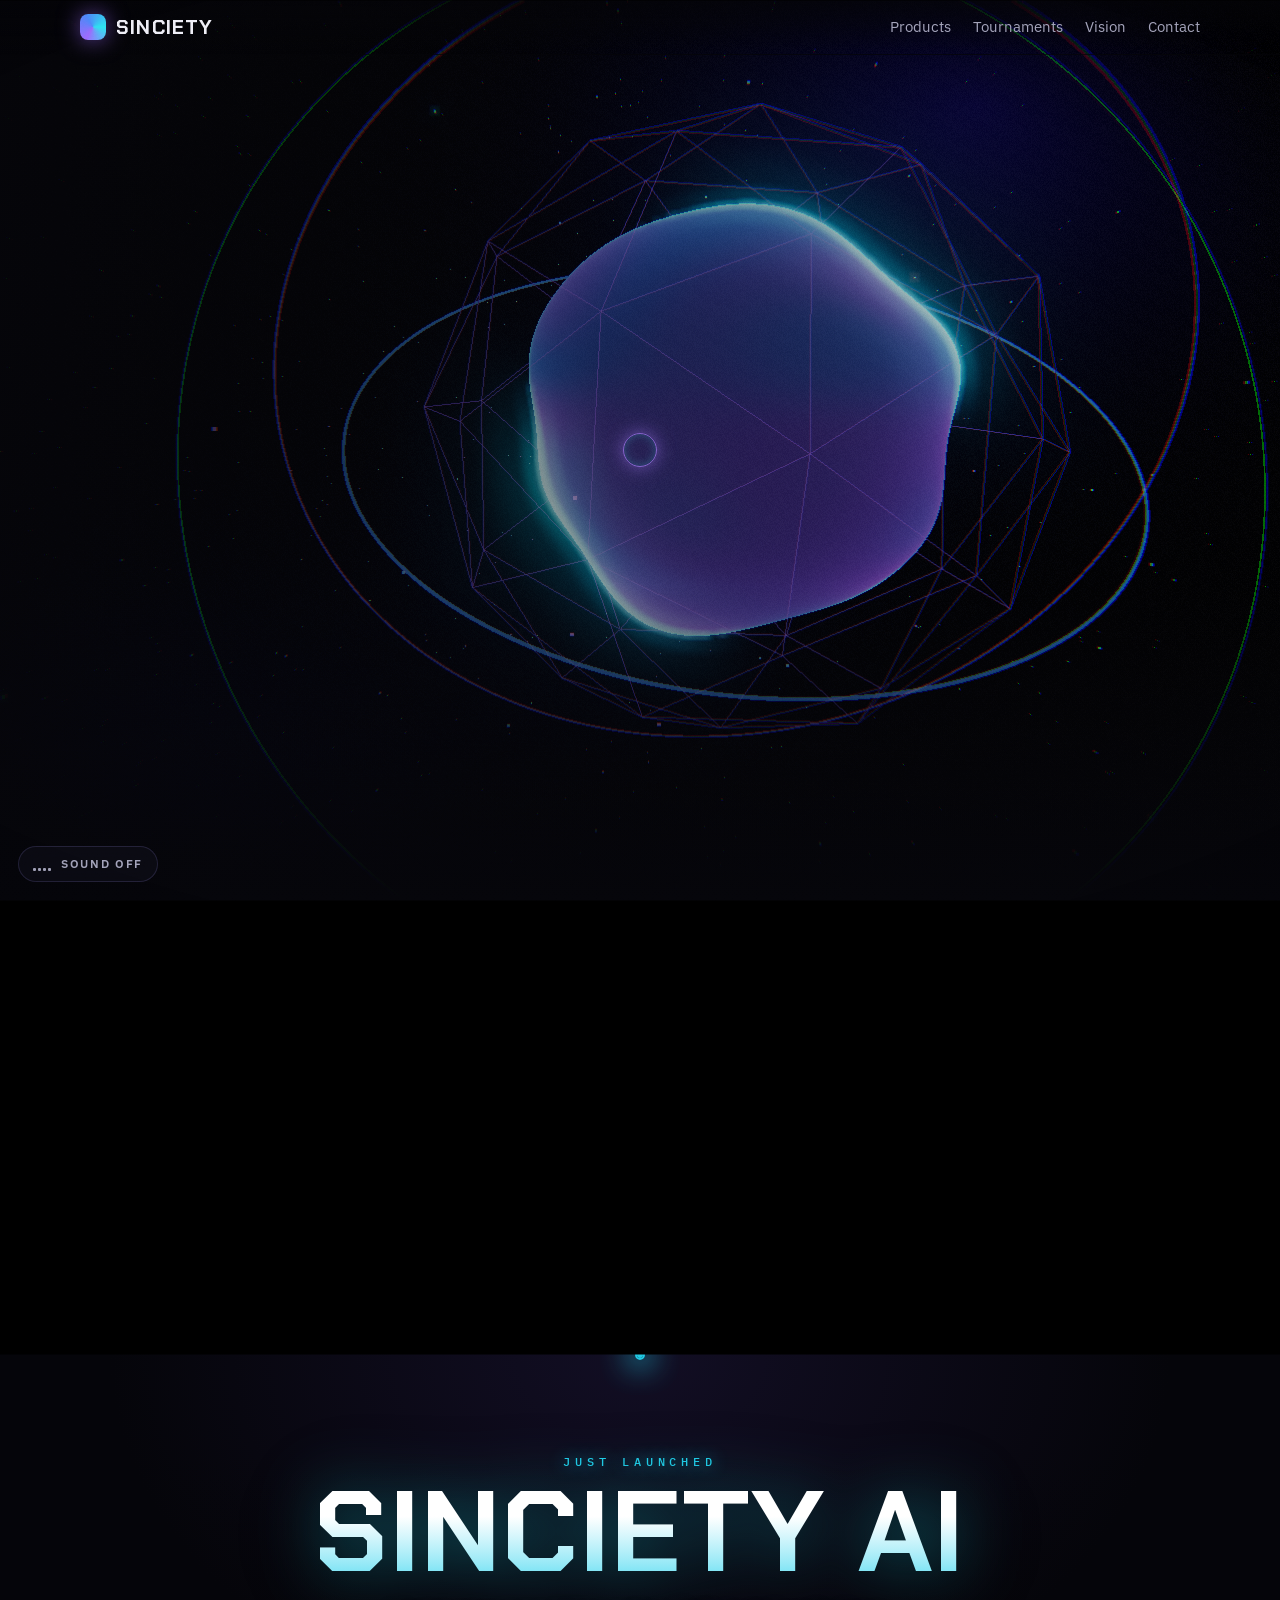
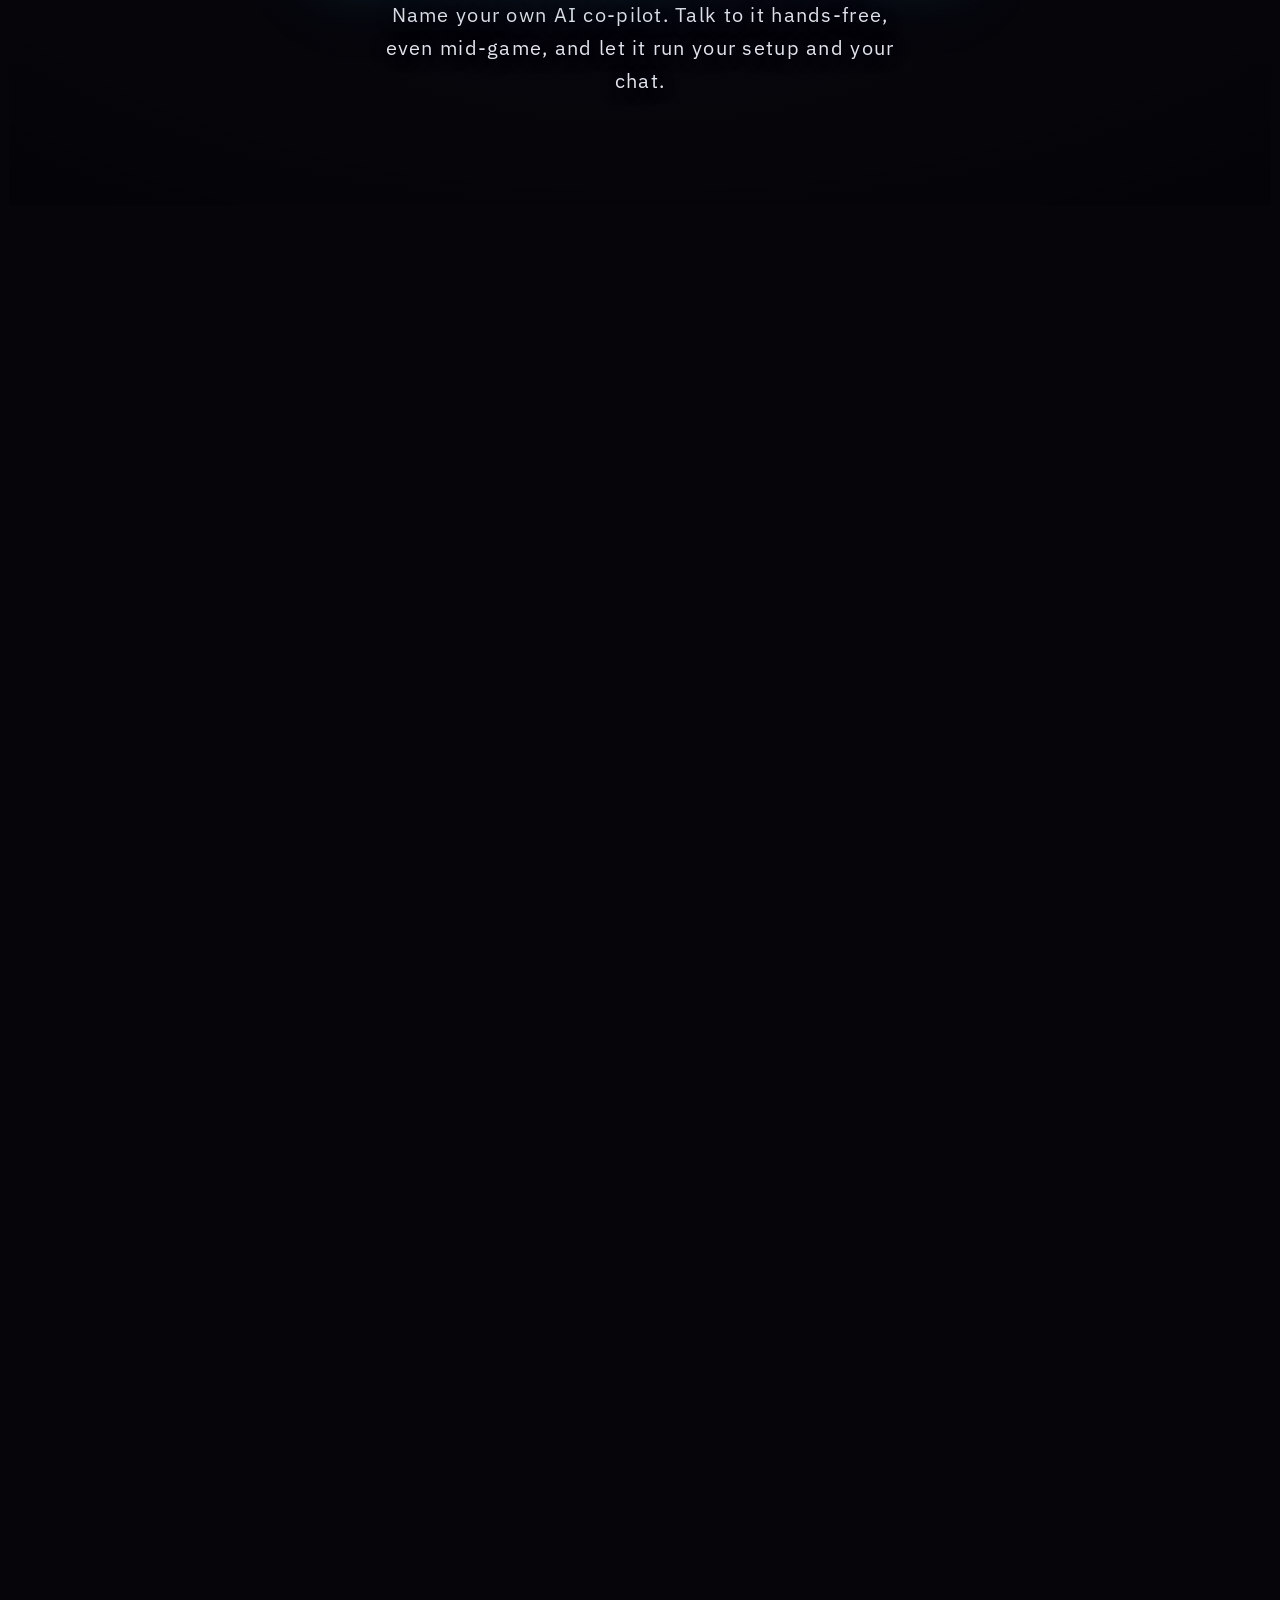
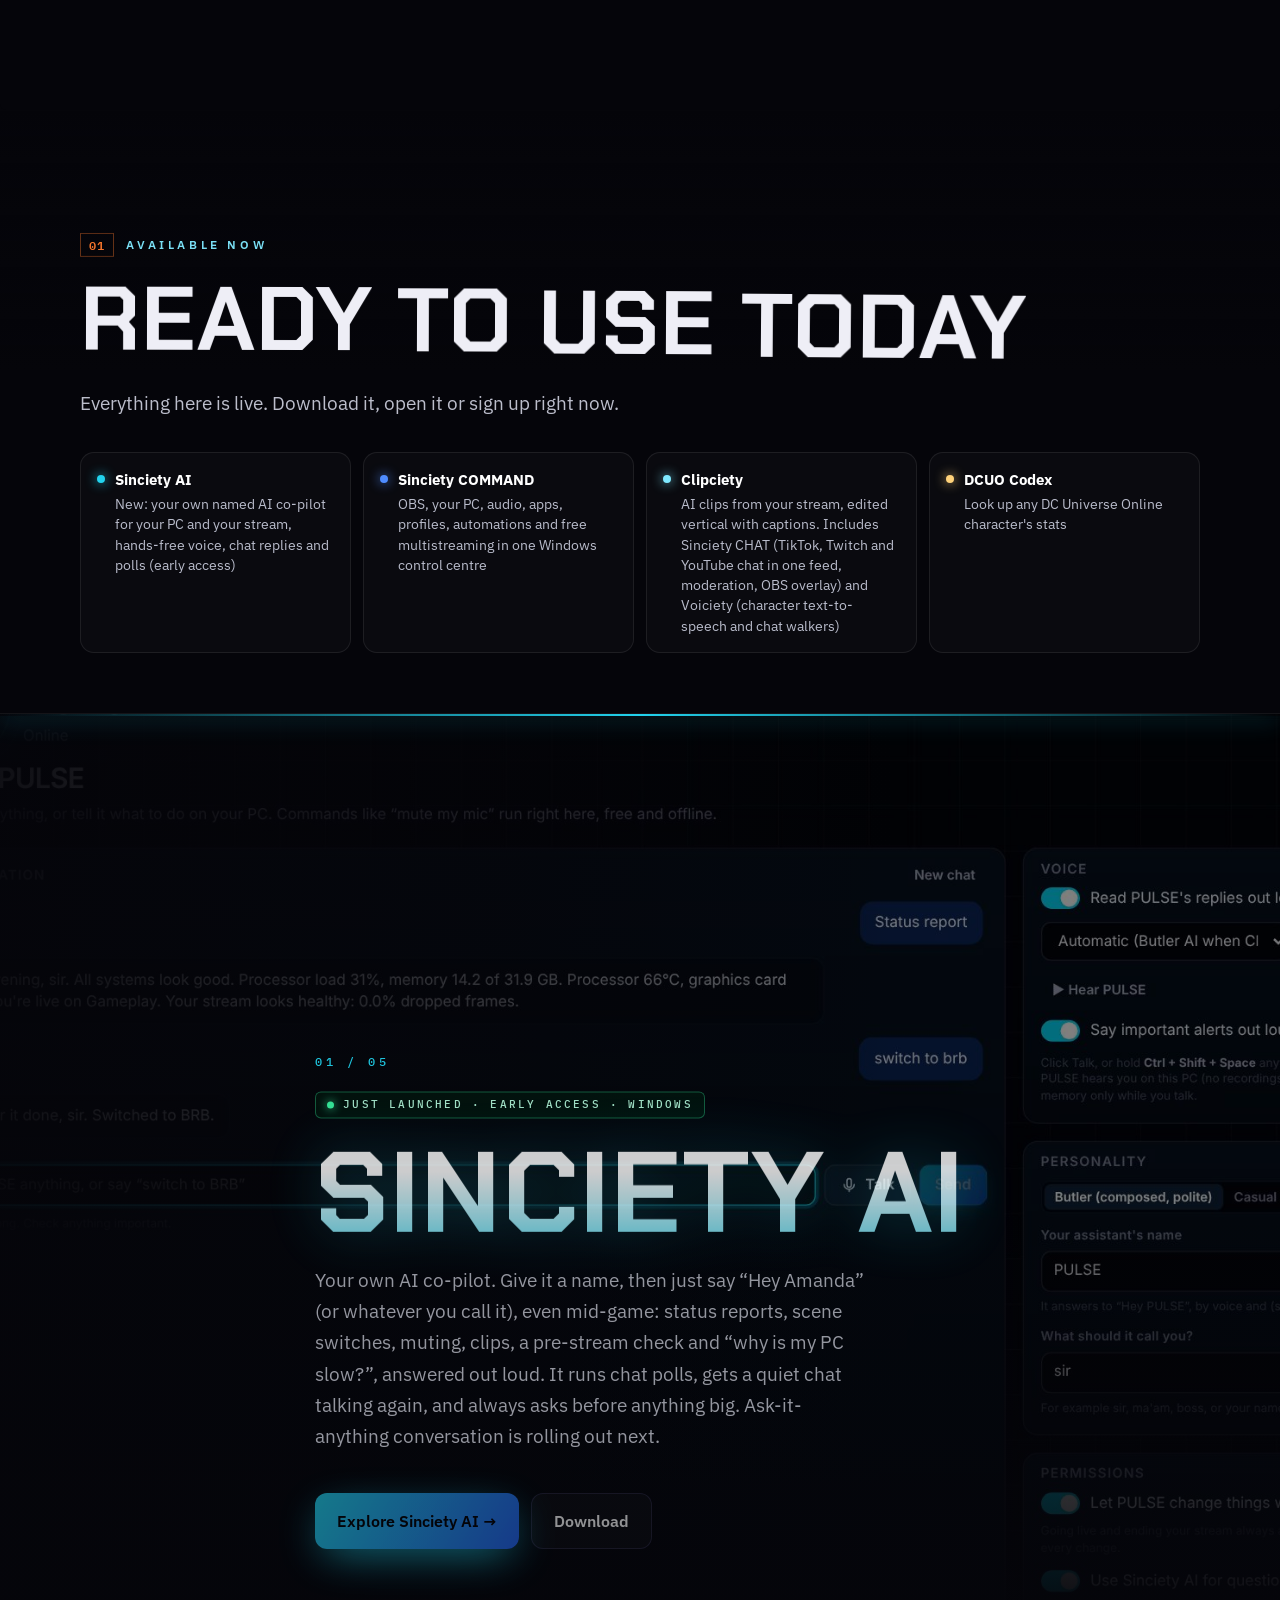
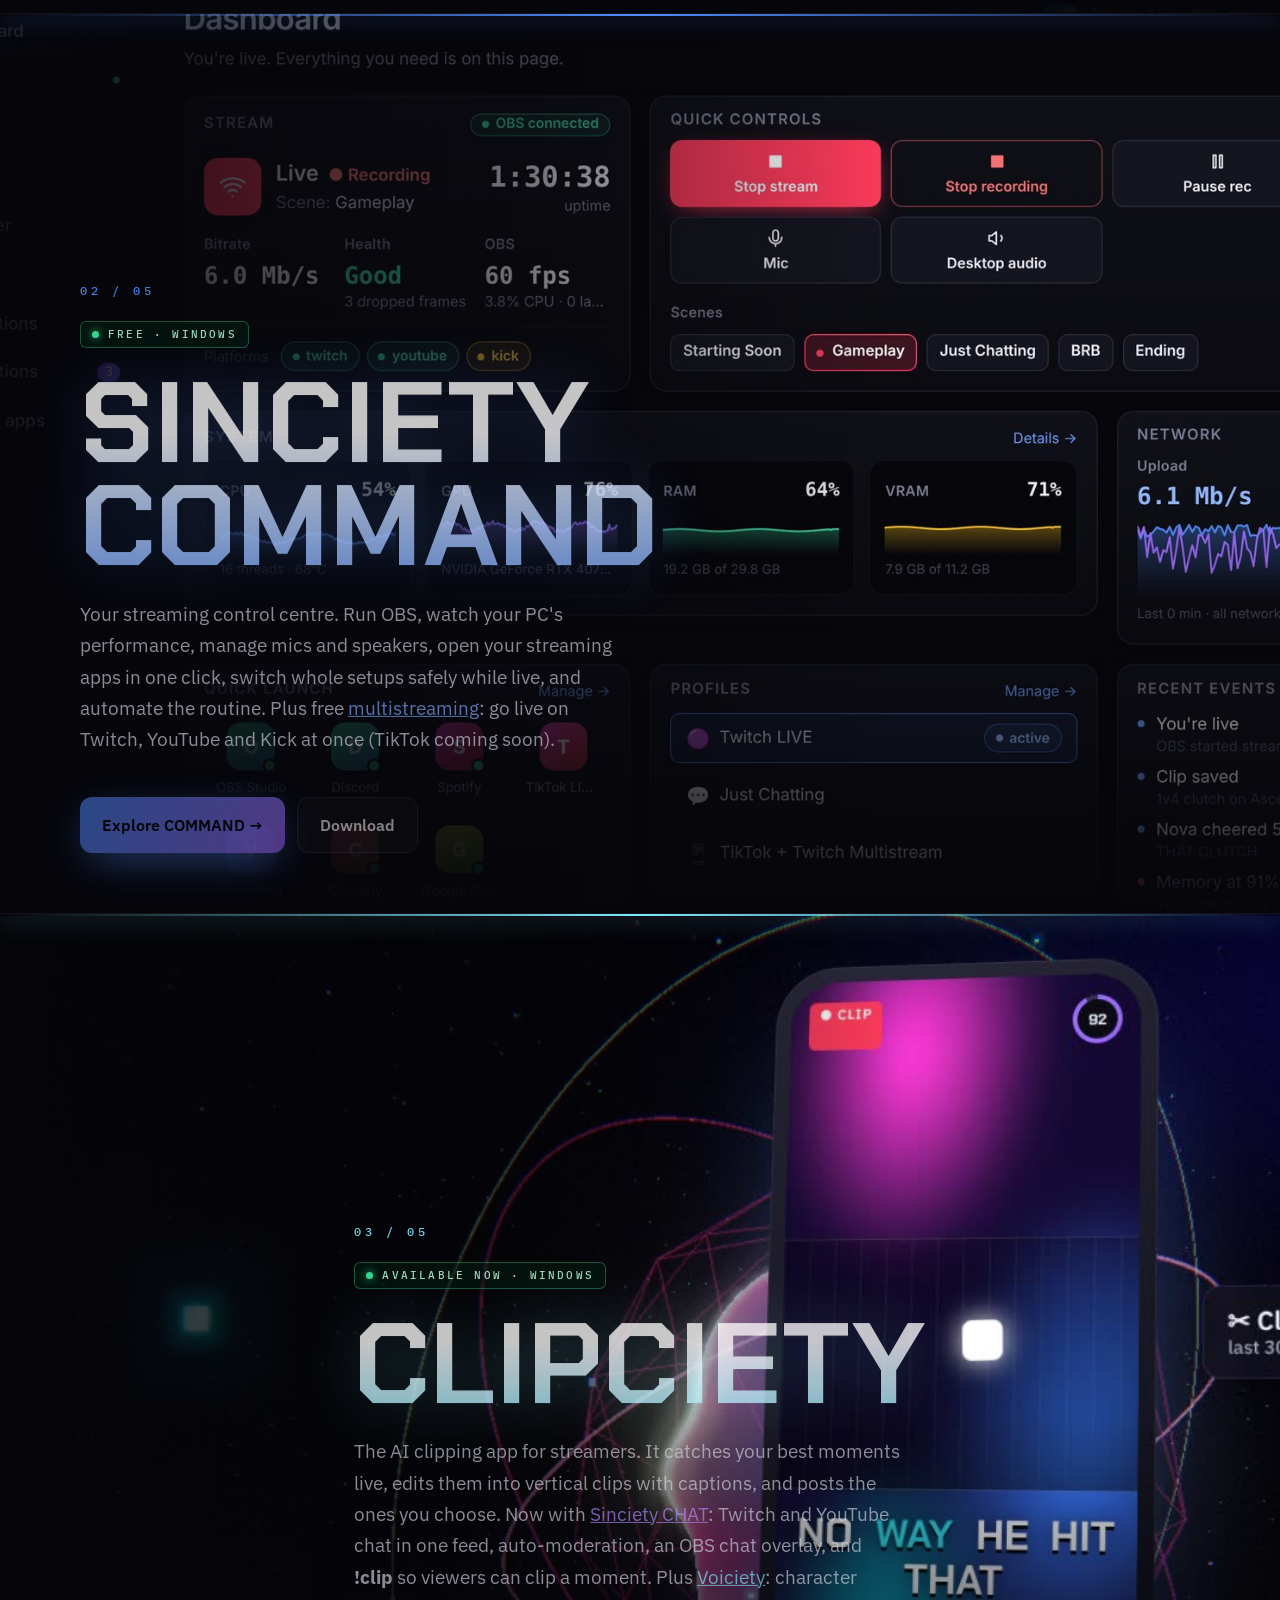
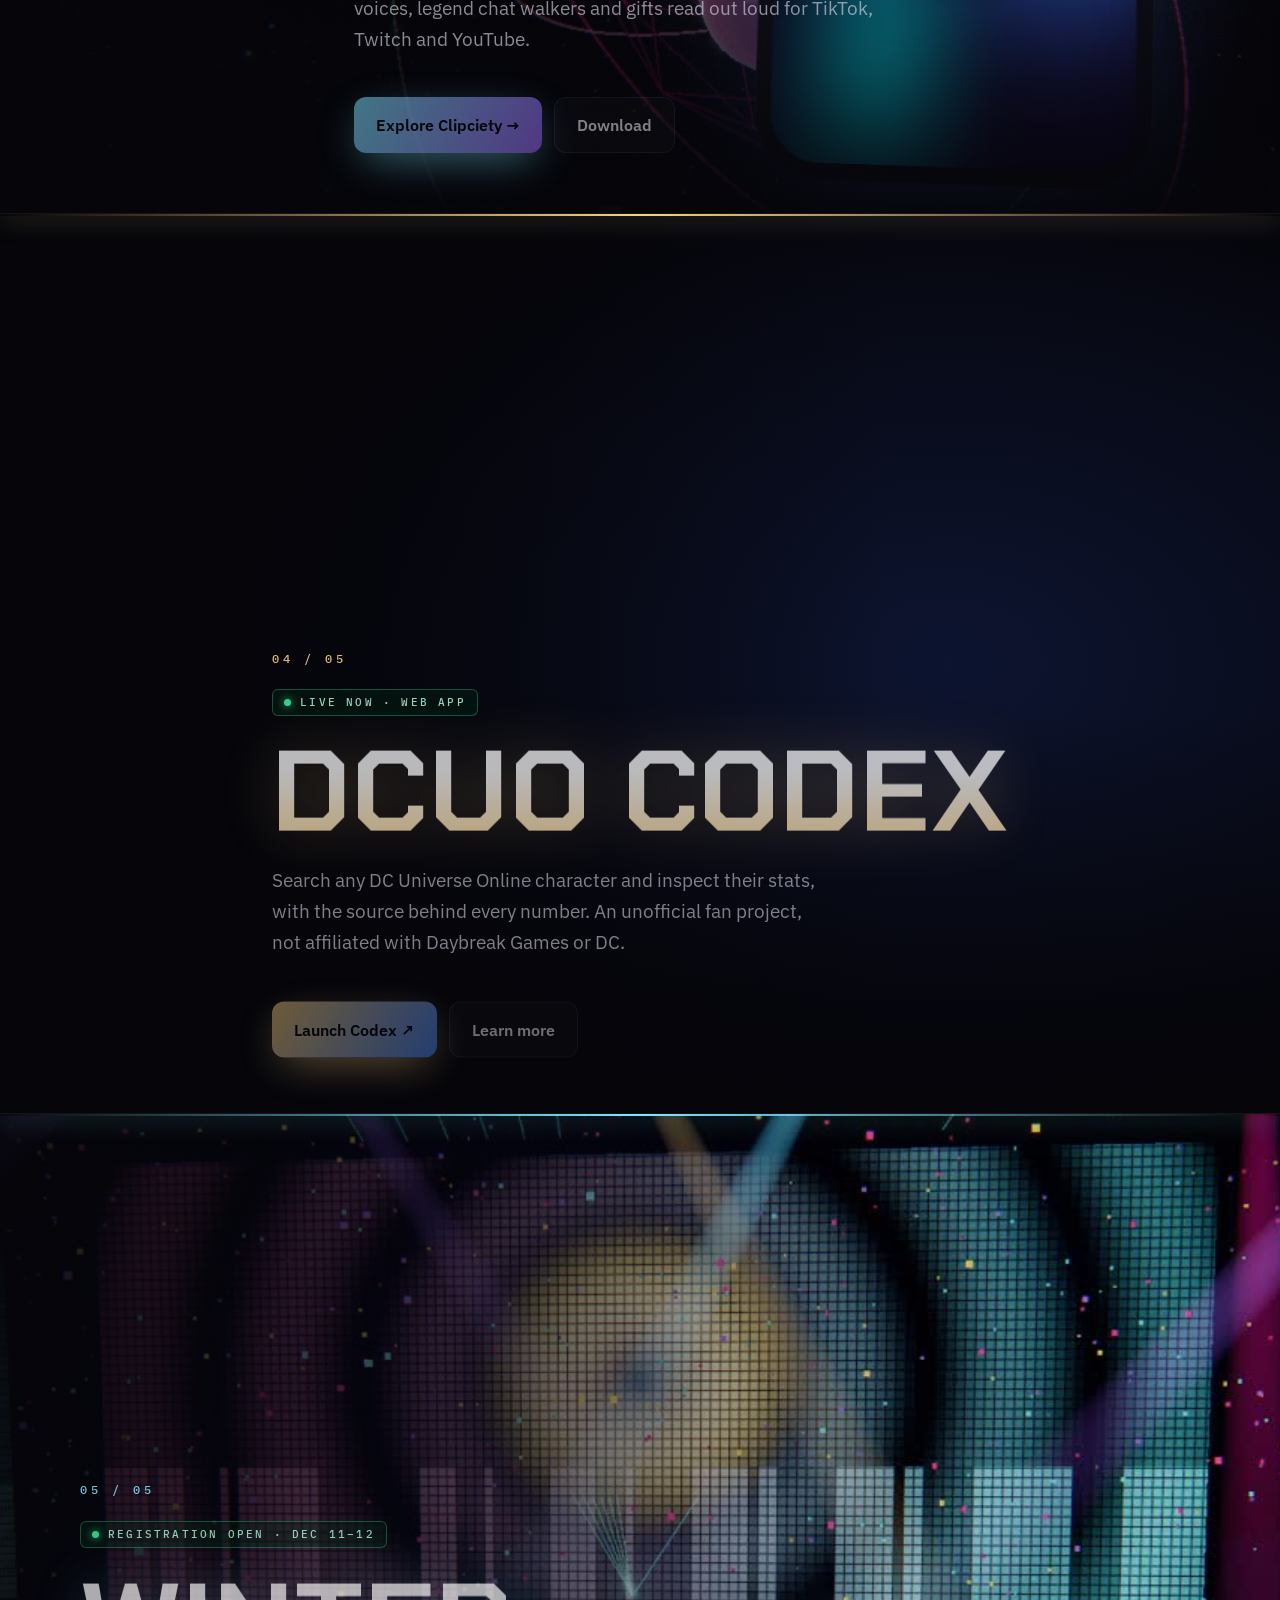
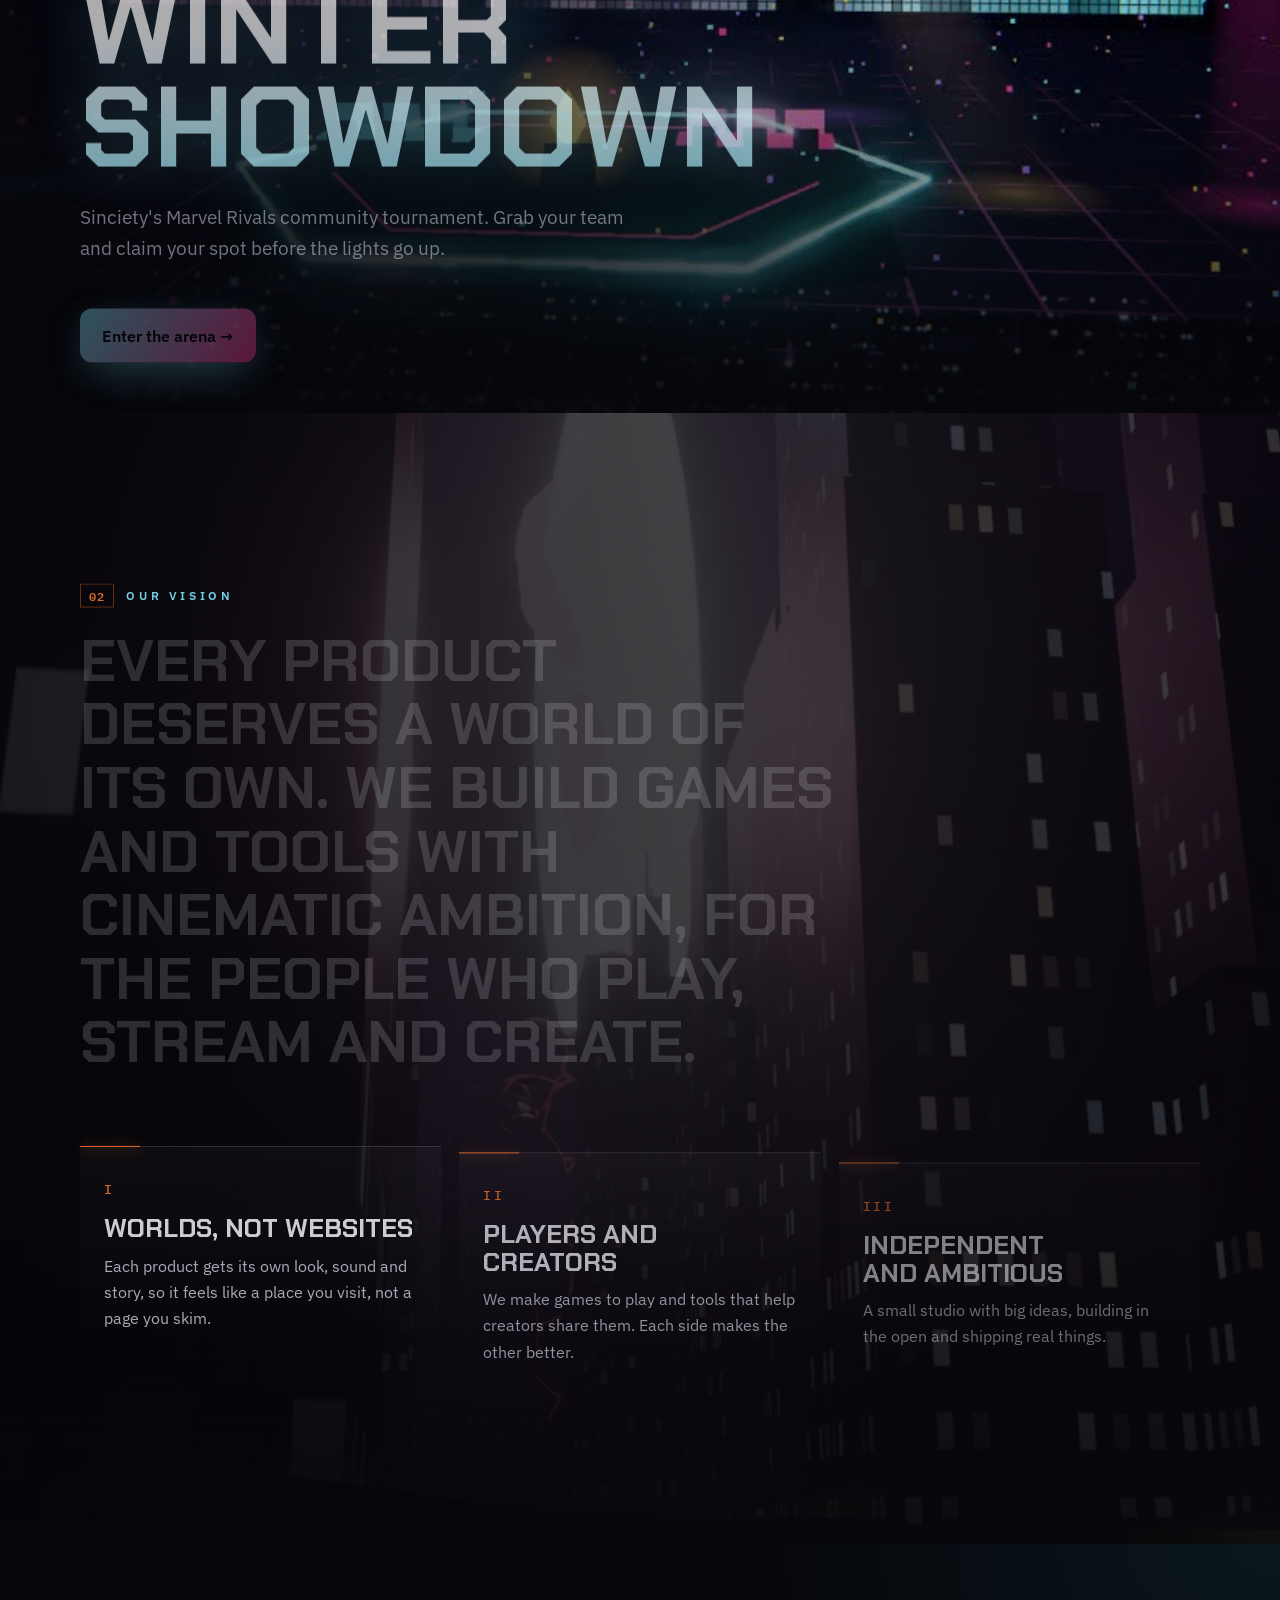
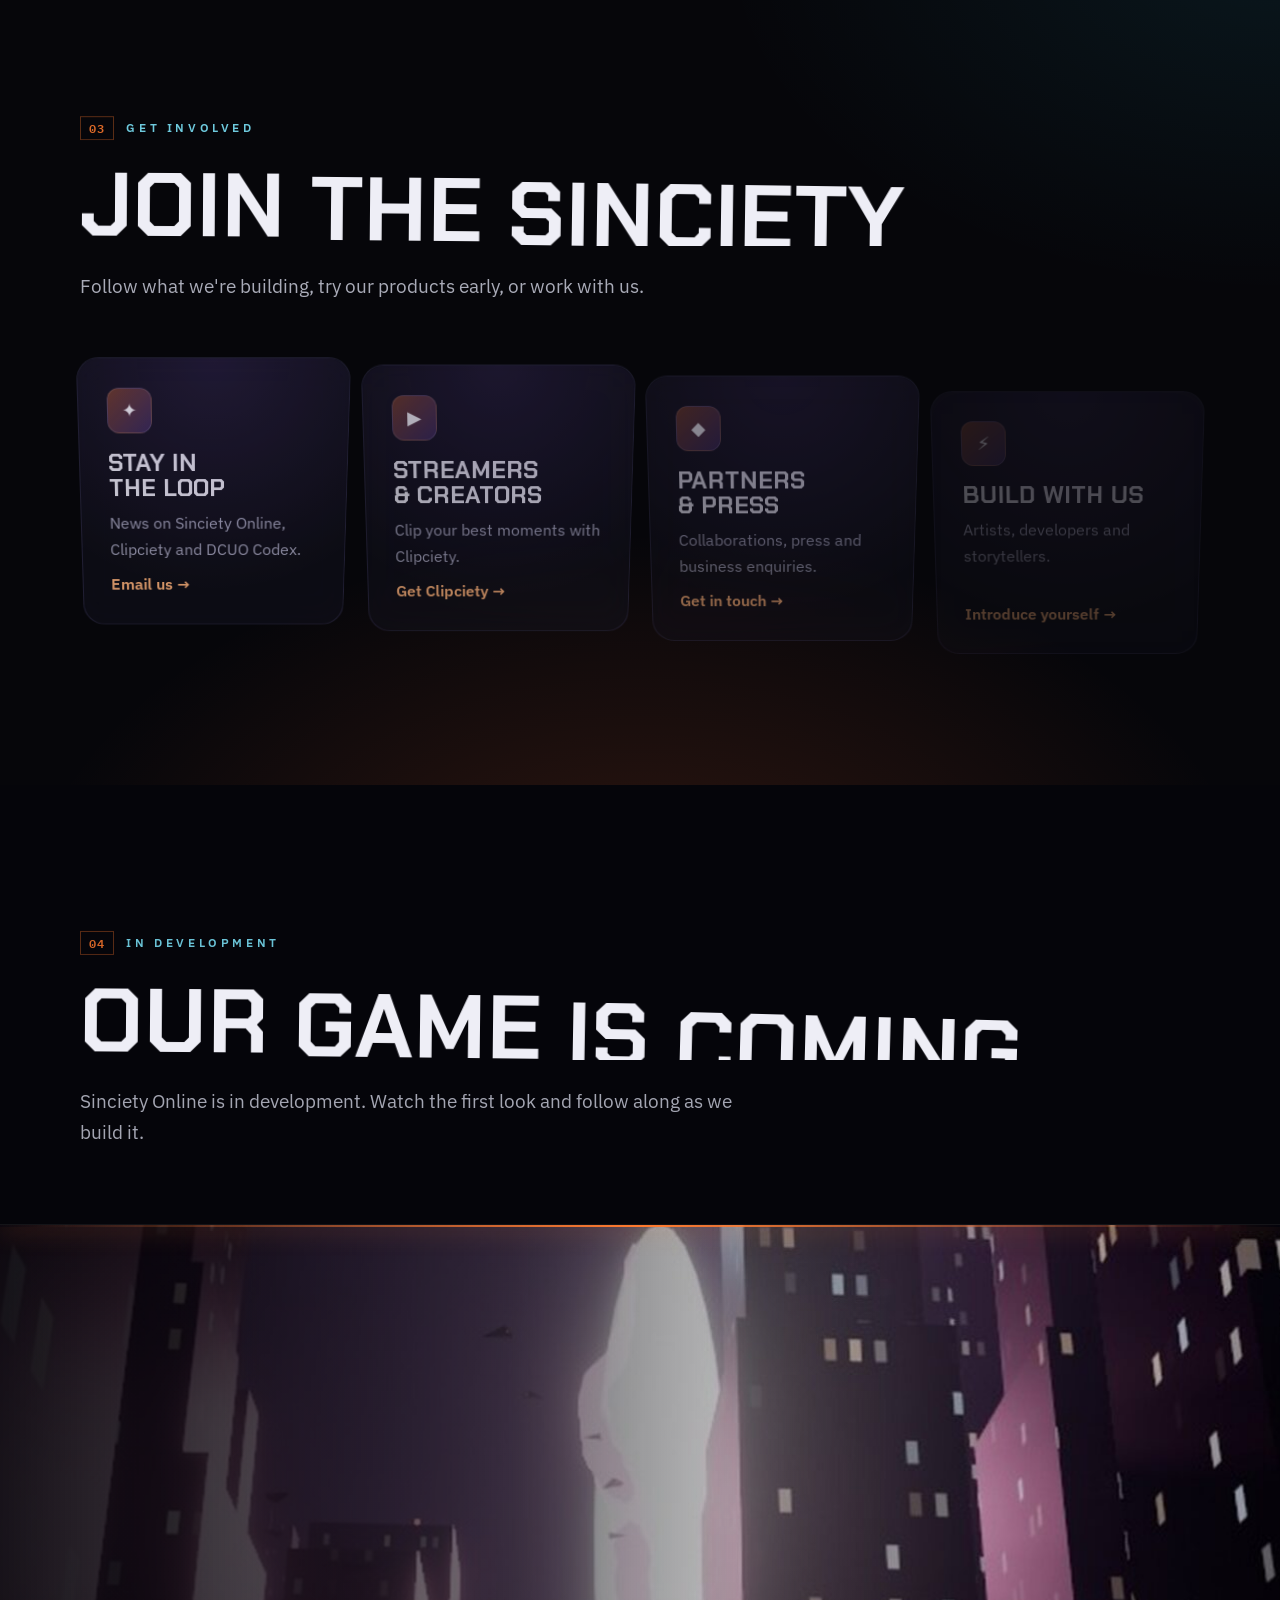
<file: index.html>
<!doctype html>
<html lang="en">
<head>
  <meta charset="utf-8">
  <meta name="viewport" content="width=device-width, initial-scale=1, viewport-fit=cover">
  <title>Sinciety</title>
  <meta name="description" content="Sinciety is an independent studio building games and creator tools: Sinciety Online, Clipciety and DCUO Codex.">
  <meta name="theme-color" content="#06060a">
  <meta property="og:title" content="Sinciety">
  <meta property="og:description" content="One studio. Many worlds.">
  <meta property="og:image" content="https://sinciety.org/assets/media/battle-poster.jpg">
  <link rel="icon" href="clipciety/icon.png">
  <link rel="preconnect" href="https://fonts.googleapis.com">
  <link rel="preconnect" href="https://fonts.gstatic.com" crossorigin>
  <link rel="stylesheet" href="https://fonts.googleapis.com/css2?family=Chakra+Petch:wght@500;600;700&family=IBM+Plex+Sans:wght@400;500;600&family=IBM+Plex+Mono:wght@500&display=swap">
  <link rel="stylesheet" href="styles.css">
  <link rel="stylesheet" href="assets/universe.css">
  <link rel="stylesheet" href="assets/hub.css">
<style>
  .sale-on{display:none!important}
  html.sale-live .sale-on{display:revert!important}
  html.sale-live a.sale-bar{display:block!important}
  html.sale-live .p-price{font-size:34px;white-space:nowrap}
  html.sale-live body{padding-bottom:64px}
  html.sale-live .sound-toggle{bottom:60px}
  html.sale-live .sale-off{display:none!important}
  .sale-bar{position:fixed;left:0;right:0;bottom:0;z-index:999;display:block;box-shadow:0 -8px 30px rgba(0,0,0,.4);text-align:center;padding:9px 16px;font:600 14px/1.4 system-ui,sans-serif;color:#fff;text-decoration:none;
    background:linear-gradient(90deg,#7d4dff,#4f8cff)}
  .sale-bar b{font-weight:800}
  .was{color:#8a8ca3;font-size:.55em;font-weight:600;margin-right:6px}
  .sale-tag{display:inline-block;white-space:nowrap;margin:8px 0 2px;padding:3px 10px;border-radius:999px;font:700 12px/1.4 system-ui,sans-serif;color:#fff;background:linear-gradient(90deg,#7d4dff,#4f8cff)}
</style>
<script>try{if(Date.now()<Date.parse("2026-12-01T08:00:00Z"))document.documentElement.classList.add("sale-live")}catch(e){}</script>
</head>
<body class="home hub">
  <a class="sale-bar sale-on" href="clipciety/pricing.html"><b>November sale:</b> 30% off your first month of any Clipciety plan, including Sinciety COMMAND Premium. Ends Nov 30 →</a>
  <canvas id="scene3d" aria-hidden="true"></canvas>
  <div id="intro" aria-hidden="true"><div class="intro-word">Sinciety</div><div class="intro-sub">One studio · Many worlds</div></div>

  <header class="site"><div class="wrap">
    <a class="brand" href="./"><i aria-hidden="true"></i>Sinciety</a>
    <nav class="site" aria-label="Main">
      <a href="#products">Products</a>
      <a href="tournaments/">Tournaments</a>
      <a href="#vision">Vision</a>
      <a href="#contact">Contact</a>
    </nav>
  </div></header>

  <main>
    <!-- ================= HUB HERO ================= -->
    <section class="h-hero" id="top" aria-labelledby="hub-title">
      <div class="h-reel" aria-hidden="true"><video muted loop playsinline preload="none" poster="assets/media/worlds-poster.jpg" data-src="assets/media/worlds.mp4"></video></div>
      <div class="wrap">
        <div class="u-kicker">Independent studio <b>·</b> Games <b>·</b> Creator tools</div>
        <h1 id="hub-title" class="u-brand" aria-label="Sinciety"><span class="u-brand-text" data-chars>SINCIETY</span></h1>
        <p class="h-tag" data-words>One studio. Many worlds.</p>
        <p class="u-statement">We build games and tools for the people who play, stream and create. Every product gets a world of its own.</p>
        <div class="actions">
          <a class="btn u-btn" href="#products">See what's live</a>
          <a class="btn ghost" href="tournaments/">View tournaments ↗</a>
            <a class="btn ghost" href="#contact">Contact us</a>
        </div>
      </div>
      <nav class="h-quick wrap" aria-label="Products">
        <a href="clipciety/" style="--c:#7fe9ff"><span>LIVE</span>Clipciety</a>
        <a href="ai/" style="--c:#22d3ee"><span>NEW</span>Sinciety AI</a>
        <a href="command/" style="--c:#4f8cff"><span>LIVE</span>Sinciety COMMAND</a>
        <a href="census/" style="--c:#ffd27a"><span>LIVE</span>DCUO Codex</a>
        <a href="sinciety-online/" style="--c:#ff7a2e"><span>SOON</span>Sinciety Online</a>
      </nav>
    </section>

    <!-- ================= PORTAL DIVE: scroll through every world ================= -->
    <section class="h-dive" aria-label="A dive through every Sinciety world">
      <div class="h-dive-stage">
        <div class="h-dive-world h-dive-cmd" style="--c:#22d3ee" data-label="Sinciety AI"><img src="assets/media/ai/app.jpg" alt="" loading="lazy" decoding="async"></div>
        <div class="h-dive-world h-dive-cmd" style="--c:#4f8cff" data-label="Sinciety COMMAND"><img src="assets/media/command/dash.jpg" alt="" loading="lazy" decoding="async"></div>
        <div class="h-dive-world" style="--c:#7fe9ff" data-label="Clipciety"><video muted loop playsinline preload="none" poster="assets/media/clipciety-card.jpg" data-desktop="assets/media/clipciety-loop.mp4" data-mobile="assets/media/clipciety-loop.mp4"></video></div>
        <div class="h-dive-world h-dive-census" style="--c:#ffd27a" data-label="DCUO Codex"><canvas></canvas></div>
        <div class="h-dive-world" style="--c:#ff3d9a" data-label="Tournaments"><video muted loop playsinline preload="none" poster="assets/media/arena-poster.jpg" data-desktop="assets/media/arena.mp4" data-mobile="assets/media/arena-m.mp4"></video></div>
        <div class="h-dive-world" style="--c:#ff7a2e" data-label="Sinciety Online"><video muted loop playsinline preload="none" poster="assets/media/battle-poster.jpg" data-desktop="assets/media/battle.mp4" data-mobile="assets/media/battle-m.mp4"></video></div>
        <div class="h-dive-ring" aria-hidden="true"></div>
        <div class="h-dive-shade" aria-hidden="true"></div>
        <ol class="h-dive-caps">
          <li style="--c:#22d3ee"><b>Just launched</b><strong>Sinciety AI</strong><span>Name your own AI co-pilot. Talk to it hands-free, even mid-game, and let it run your setup and your chat.</span></li>
          <li style="--c:#4f8cff"><b>Live now</b><strong>COMMAND</strong><span>Your whole stream in one control centre, with free multistreaming to Twitch, YouTube and Kick. TikTok coming soon.</span></li>
          <li style="--c:#7fe9ff"><b>Live now</b><strong>Clipciety</strong><span>AI that watches your stream and cuts the moments that matter.</span></li>
          <li style="--c:#ffd27a"><b>Live now</b><strong>DCUO Codex</strong><span>Every hero, every stat, live from the census.</span></li>
          <li style="--c:#ff3d9a"><b>Registration open</b><strong>Tournaments</strong><span>The arena where the community competes.</span></li>
          <li style="--c:#ff7a2e"><b>In development</b><strong>Sinciety Online</strong><span>Our first game. The sky over Neos City tore open.</span></li>
          <li style="--c:#c9b5ff"><b>Sinciety</b><strong>One studio. Many worlds.</strong><span>Keep scrolling to choose yours.</span></li>
        </ol>
      </div>
    </section>

    <!-- ================= PRODUCT PORTALS ================= -->
    <section class="h-products" id="products" aria-labelledby="products-h">
      <div class="wrap h-products-head">
        <div class="u-eyebrow"><span>01</span> Available now</div>
        <h2 id="products-h" class="u-title" data-words>Ready to use today</h2>
        <p class="u-lede">Everything here is live. Download it, open it or sign up right now.</p>
        <ul class="h-shipped" aria-label="What's live">
          <li style="--c:#22d3ee"><b>Sinciety AI</b>New: your own named AI co-pilot for your PC and your stream, hands-free voice, chat replies and polls (early access)</li>
          <li style="--c:#4f8cff"><b>Sinciety COMMAND</b> OBS, your PC, audio, apps, profiles, automations and free multistreaming in one Windows control centre</li>
          <li style="--c:#7fe9ff"><b>Clipciety</b>AI clips from your stream, edited vertical with captions. Includes Sinciety CHAT (TikTok, Twitch and YouTube chat in one feed, moderation, OBS overlay) and Voiciety (character text-to-speech and chat walkers)</li>
          <li style="--c:#ffd27a"><b>DCUO Codex</b>Look up any DC Universe Online character's stats</li>
        </ul>
      </div>

      <div class="h-stack">
        <article class="h-panel h-panel-cmd" style="--c:#22d3ee; --c2:#2563eb" aria-labelledby="pai">
          <div class="h-media"><img src="assets/media/ai/app.jpg" alt="" loading="lazy" decoding="async" style="object-position:0 0; filter:brightness(.5) saturate(1.2)"></div>
          <div class="h-panel-shade"></div>
          <div class="wrap h-panel-copy">
            <div class="h-index">01 / 05</div>
            <div class="u-status live"><i></i>Just launched · Early access · Windows</div>
            <h3 id="pai">Sinciety AI</h3>
            <p>Your own AI co-pilot. Give it a name, then just say “Hey Amanda” (or whatever you call it), even mid-game: status reports, scene switches, muting, clips, a pre-stream check and “why is my PC slow?”, answered out loud. It runs chat polls, gets a quiet chat talking again, and always asks before anything big. Ask-it-anything conversation is rolling out next.</p>
            <div class="actions"><a class="btn h-btn" href="ai/">Explore Sinciety AI →</a><a class="btn ghost" href="https://downloads.sinciety.org/ai">Download</a></div>
          </div>
        </article>

        <article class="h-panel h-panel-cmd" style="--c:#4f8cff; --c2:#9d6bff" aria-labelledby="pcmd">
          <div class="h-media"><img src="assets/media/command/dash.jpg" alt="" loading="lazy" decoding="async" style="object-position:0 0"></div>
          <div class="h-panel-shade"></div>
          <div class="wrap h-panel-copy">
            <div class="h-index">02 / 05</div>
            <div class="u-status live"><i></i>Free · Windows</div>
            <h3 id="pcmd">Sinciety COMMAND</h3>
            <p>Your streaming control centre. Run OBS, watch your PC's performance, manage mics and speakers, open your streaming apps in one click, switch whole setups safely while live, and automate the routine. Plus free <a href="command/#multistream" style="color:#7fb0ff">multistreaming</a>: go live on Twitch, YouTube and Kick at once (TikTok coming soon).</p>
            <div class="actions"><a class="btn h-btn" href="command/">Explore COMMAND →</a><a class="btn ghost" href="https://downloads.sinciety.org/command">Download</a></div>
          </div>
        </article>

        <article class="h-panel" style="--c:#7fe9ff; --c2:#9d6bff" aria-labelledby="p2">
          <div class="h-media">
            <img src="assets/media/clipciety-card.jpg" alt="" loading="lazy" decoding="async">
            <video muted loop playsinline preload="none" data-src="assets/media/clipciety-loop.mp4"></video>
          </div>
          <div class="h-panel-shade"></div>
          <div class="wrap h-panel-copy">
            <div class="h-index">03 / 05</div>
            <div class="u-status live"><i></i>Available now · Windows</div>
            <h3 id="p2">Clipciety</h3>
            <p>The AI clipping app for streamers. It catches your best moments live, edits them into vertical clips with captions, and posts the ones you choose. Now with <a href="clipciety/#chat" style="color:#b48cff">Sinciety CHAT</a>: Twitch and YouTube chat in one feed, auto-moderation, an OBS chat overlay, and <b>!clip</b> so viewers can clip a moment. Plus <a href="clipciety/voiciety.html" style="color:#7fe9ff">Voiciety</a>: character voices, legend chat walkers and gifts read out loud for TikTok, Twitch and YouTube.</p>
            <div class="actions"><a class="btn h-btn" href="clipciety/">Explore Clipciety →</a><a class="btn ghost" href="https://downloads.sinciety.org/clipciety">Download</a></div>
          </div>
        </article>


        <article class="h-panel h-panel-census" style="--c:#ffd27a; --c2:#4f8cff" aria-labelledby="p3">
          <div class="h-media"><canvas class="census-canvas" aria-hidden="true"></canvas></div>
          <div class="h-panel-shade"></div>
          <div class="wrap h-panel-copy">
            <div class="h-index">04 / 05</div>
            <div class="u-status live"><i></i>Live now · Web app</div>
            <h3 id="p3">DCUO Codex</h3>
            <p>Search any DC Universe Online character and inspect their stats, with the source behind every number. An unofficial fan project, not affiliated with Daybreak Games or DC.</p>
            <div class="actions"><a class="btn h-btn" href="https://codex.sinciety.org">Launch Codex ↗</a><a class="btn ghost" href="census/">Learn more</a></div>
          </div>
        </article>
        <article class="h-panel" style="--c:#7fe9ff; --c2:#ff3d9a" aria-labelledby="p4">
          <div class="h-media">
            <picture><source media="(max-width: 760px)" srcset="assets/media/arena-poster-m.jpg"><img src="assets/media/arena-poster.jpg" alt="" loading="lazy" decoding="async"></picture>
            <video muted loop playsinline preload="none" data-desktop="assets/media/arena" data-mobile="assets/media/arena-m"></video>
          </div>
          <div class="h-panel-shade"></div>
          <div class="wrap h-panel-copy">
            <div class="h-index">05 / 05</div>
            <div class="u-status live"><i></i>Registration open · Dec 11–12</div>
            <h3 id="p4">Winter Showdown</h3>
            <p>Sinciety's Marvel Rivals community tournament. Grab your team and claim your spot before the lights go up.</p>
            <div class="actions"><a class="btn h-btn" href="tournaments/">Enter the arena →</a></div>
          </div>
        </article>
      </div>
    </section>

    <!-- ================= VISION ================= -->
    <section class="u-section u-vision" id="vision" aria-labelledby="vision-h">
      <div class="u-vision-bg" aria-hidden="true"><img src="assets/media/vision.jpg" alt="" loading="lazy" decoding="async"></div>
      <div class="wrap">
        <div class="u-eyebrow"><span>02</span> Our vision</div>
        <h2 id="vision-h" class="u-vision-line" data-scrub-words>Every product deserves a world of its own. We build games and tools with cinematic ambition, for the people who play, stream and create.</h2>
        <div class="u-pillars">
          <div class="u-pillar"><span class="u-num">I</span><h3>Worlds, not websites</h3><p>Each product gets its own look, sound and story, so it feels like a place you visit, not a page you skim.</p></div>
          <div class="u-pillar"><span class="u-num">II</span><h3>Players and creators</h3><p>We make games to play and tools that help creators share them. Each side makes the other better.</p></div>
          <div class="u-pillar"><span class="u-num">III</span><h3>Independent and ambitious</h3><p>A small studio with big ideas, building in the open and shipping real things.</p></div>
        </div>
      </div>
    </section>

    <!-- ================= CONTACT ================= -->
    <section class="u-section u-community" id="contact" aria-labelledby="contact-h">
      <div class="u-energy" aria-hidden="true"></div>
      <div class="wrap">
        <div class="u-eyebrow"><span>03</span> Get involved</div>
        <h2 id="contact-h" class="u-title" data-words>Join the Sinciety</h2>
        <p class="u-lede">Follow what we're building, try our products early, or work with us.</p>
        <div class="u-join">
          <a class="u-join-card glass" data-tilt href="mailto:team.sinciety@gmail.com?subject=Keep%20me%20updated">
            <span class="u-join-ic">✦</span><h3>Stay in the loop</h3><p>News on Sinciety Online, Clipciety and DCUO Codex.</p><span class="u-go">Email us →</span>
          </a>
          <a class="u-join-card glass" data-tilt href="clipciety/">
            <span class="u-join-ic">▶</span><h3>Streamers &amp; creators</h3><p>Clip your best moments with Clipciety.</p><span class="u-go">Get Clipciety →</span>
          </a>
          <a class="u-join-card glass" data-tilt href="mailto:team.sinciety@gmail.com?subject=Partnership%20%2F%20press">
            <span class="u-join-ic">◆</span><h3>Partners &amp; press</h3><p>Collaborations, press and business enquiries.</p><span class="u-go">Get in touch →</span>
          </a>
          <a class="u-join-card glass" data-tilt href="mailto:team.sinciety@gmail.com?subject=Working%20with%20Sinciety">
            <span class="u-join-ic">⚡</span><h3>Build with us</h3><p>Artists, developers and storytellers.</p><span class="u-go">Introduce yourself →</span>
          </a>
        </div>
      </div>
    </section>

    <!-- ================= IN DEVELOPMENT: our game ================= -->
    <section class="h-products h-next" id="next" aria-labelledby="next-h">
      <div class="wrap h-products-head">
        <div class="u-eyebrow"><span>04</span> In development</div>
        <h2 id="next-h" class="u-title" data-words>Our game is coming</h2>
        <p class="u-lede">Sinciety Online is in development. Watch the first look and follow along as we build it.</p>
      </div>
      <div class="h-stack">
        <article class="h-panel" style="--c:#ff7a2e; --c2:#9d6bff" aria-labelledby="p1">
          <div class="h-media">
            <picture><source media="(max-width: 760px)" srcset="assets/media/battle-poster-m.jpg"><img src="assets/media/battle-poster.jpg" alt="" loading="lazy" decoding="async"></picture>
            <video muted loop playsinline preload="none" data-desktop="assets/media/battle" data-mobile="assets/media/battle-m"></video>
          </div>
          <div class="h-panel-shade"></div>
          <div class="wrap h-panel-copy">
            <div class="h-index">Coming next</div>
            <div class="u-status"><i></i>In development · Game</div>
            <h3 id="p1">Sinciety Online</h3>
            <p>Our first game, and it's still being built. An original superhero game. The sky over Neos City has torn open, and a new generation of heroes is rising to meet it.</p>
            <div class="actions"><a class="btn h-btn" href="sinciety-online/">See the game →</a><a class="btn ghost" href="mailto:team.sinciety@gmail.com?subject=Sinciety%20Online%20updates">Get updates</a></div>
          </div>
        </article>
      </div>
    </section>
  </main>

  <footer class="u-footer">
    <div class="u-footer-mark" aria-hidden="true">SINCIETY</div>
    <div class="wrap u-footer-grid">
      <div>
        <a class="brand" href="./"><i aria-hidden="true"></i>Sinciety</a>
        <p class="u-footer-tag">One studio. Many worlds.</p>
        <a class="u-mail" href="mailto:team.sinciety@gmail.com">team.sinciety@gmail.com</a>
      </div>
      <nav aria-label="Products"><h4>Products</h4><a href="clipciety/">Clipciety + CHAT</a><a href="command/">Sinciety COMMAND</a><a href="ai/">Sinciety AI (early access)</a><a href="census/">DCUO Codex</a><a href="tournaments/">Tournaments</a><a href="sinciety-online/">Sinciety Online (in development)</a></nav>
      <nav aria-label="Follow"><h4>Follow</h4><a href="https://www.tiktok.com/@expliry" target="_blank" rel="noopener">TikTok</a><a href="https://www.instagram.com/expliry" target="_blank" rel="noopener">Instagram</a><a href="https://www.twitch.tv/expliry" target="_blank" rel="noopener">Twitch</a><a href="https://www.youtube.com/@expliry" target="_blank" rel="noopener">YouTube</a><a href="https://x.com/expliry" target="_blank" rel="noopener">X (Twitter)</a></nav>
      <nav aria-label="Legal"><h4>Legal</h4><a href="clipciety/terms.html">Terms of Service</a><a href="clipciety/privacy.html">Privacy Policy</a></nav>
    </div>
    <div class="wrap u-footer-base">
      <span>© 2026 Sinciety</span>
      <span class="u-status-line"><i></i>All systems online</span>
      <a href="#top" class="u-top">Back to top ↑</a>
    </div>
  </footer>

  <script src="assets/lenis.min.js"></script>
  <script src="assets/gsap.min.js"></script>
  <script src="assets/ScrollTrigger.min.js"></script>
  <script src="assets/site.js"></script>
  <script src="assets/sound.js"></script>
  <script src="assets/census-fx.js"></script>
  <script src="assets/hub.js"></script>
  <script type="module">
    import { startHero } from './assets/hero3d.js';
    startHero(document.getElementById('scene3d'), { intro: window.SINCIETY_INTRO });
  </script>
  <script src="assets/cinema.js" defer></script>
</body>
</html>
</file>
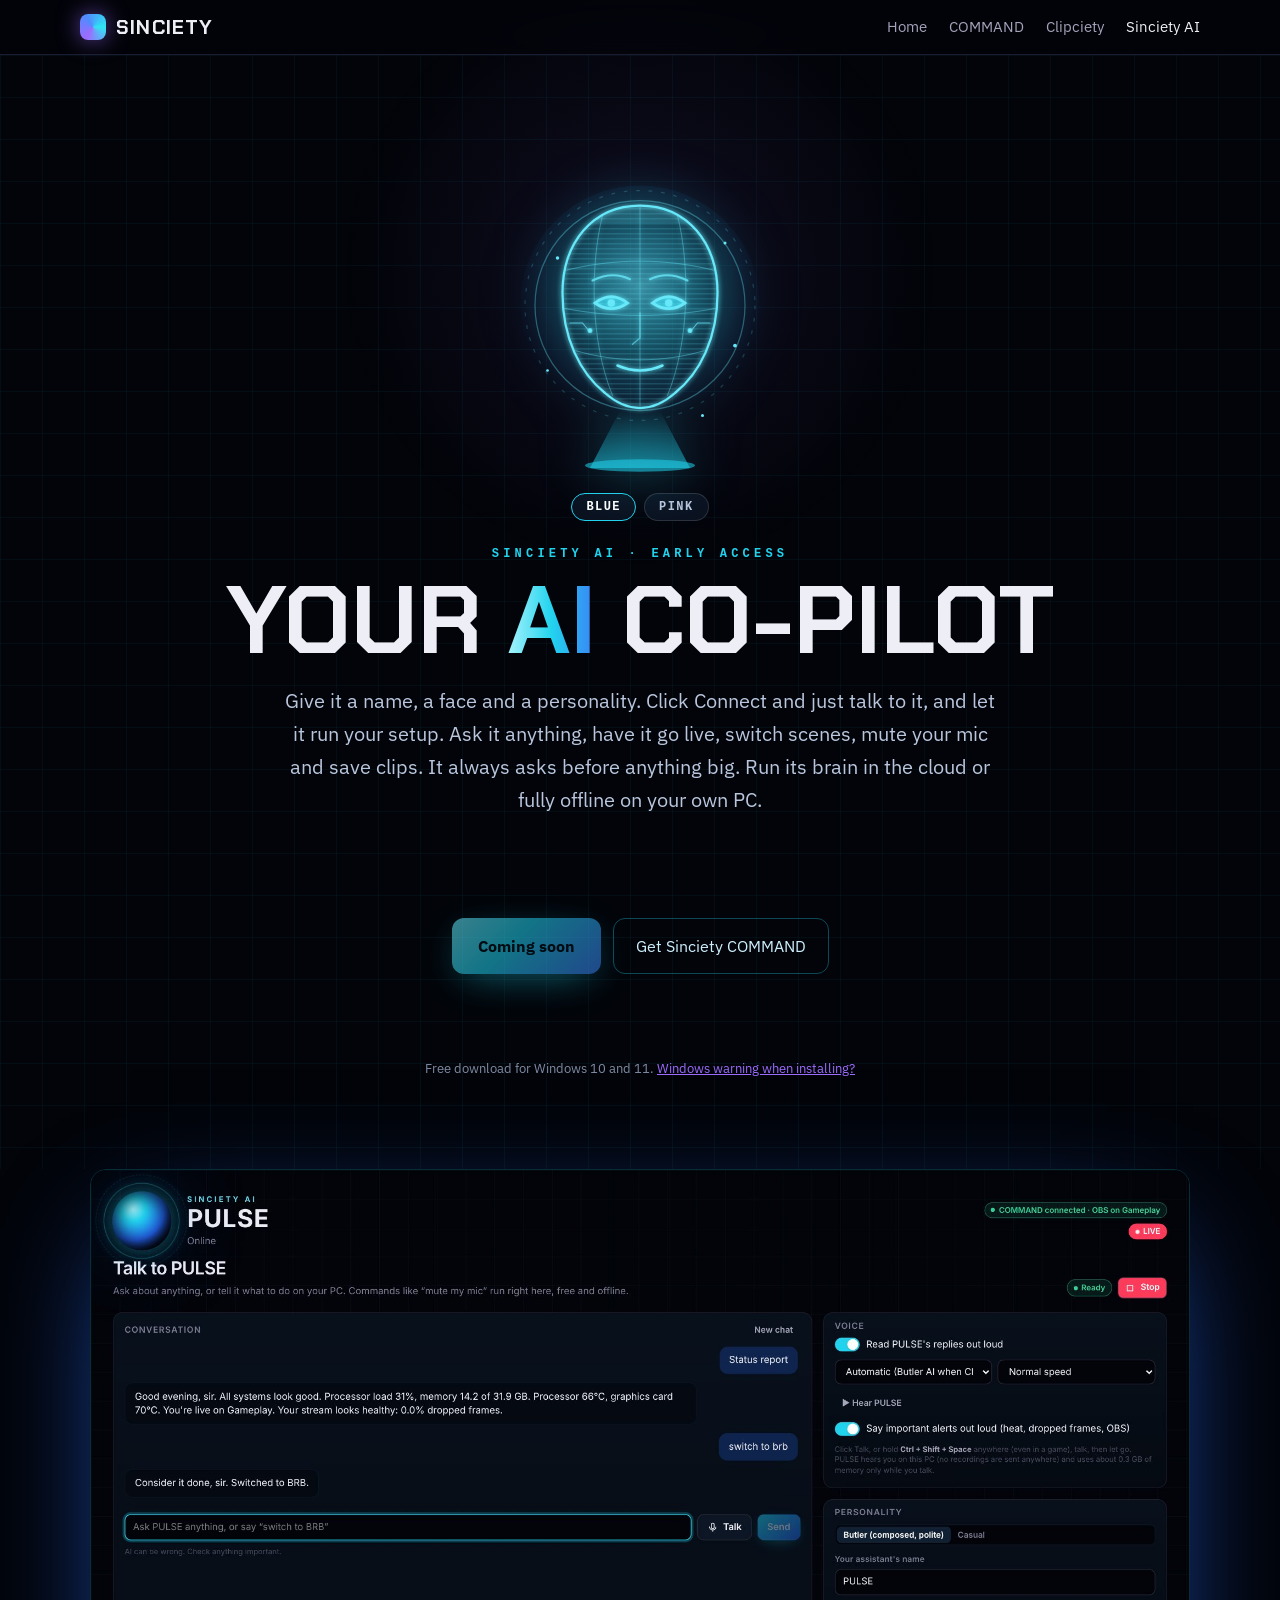
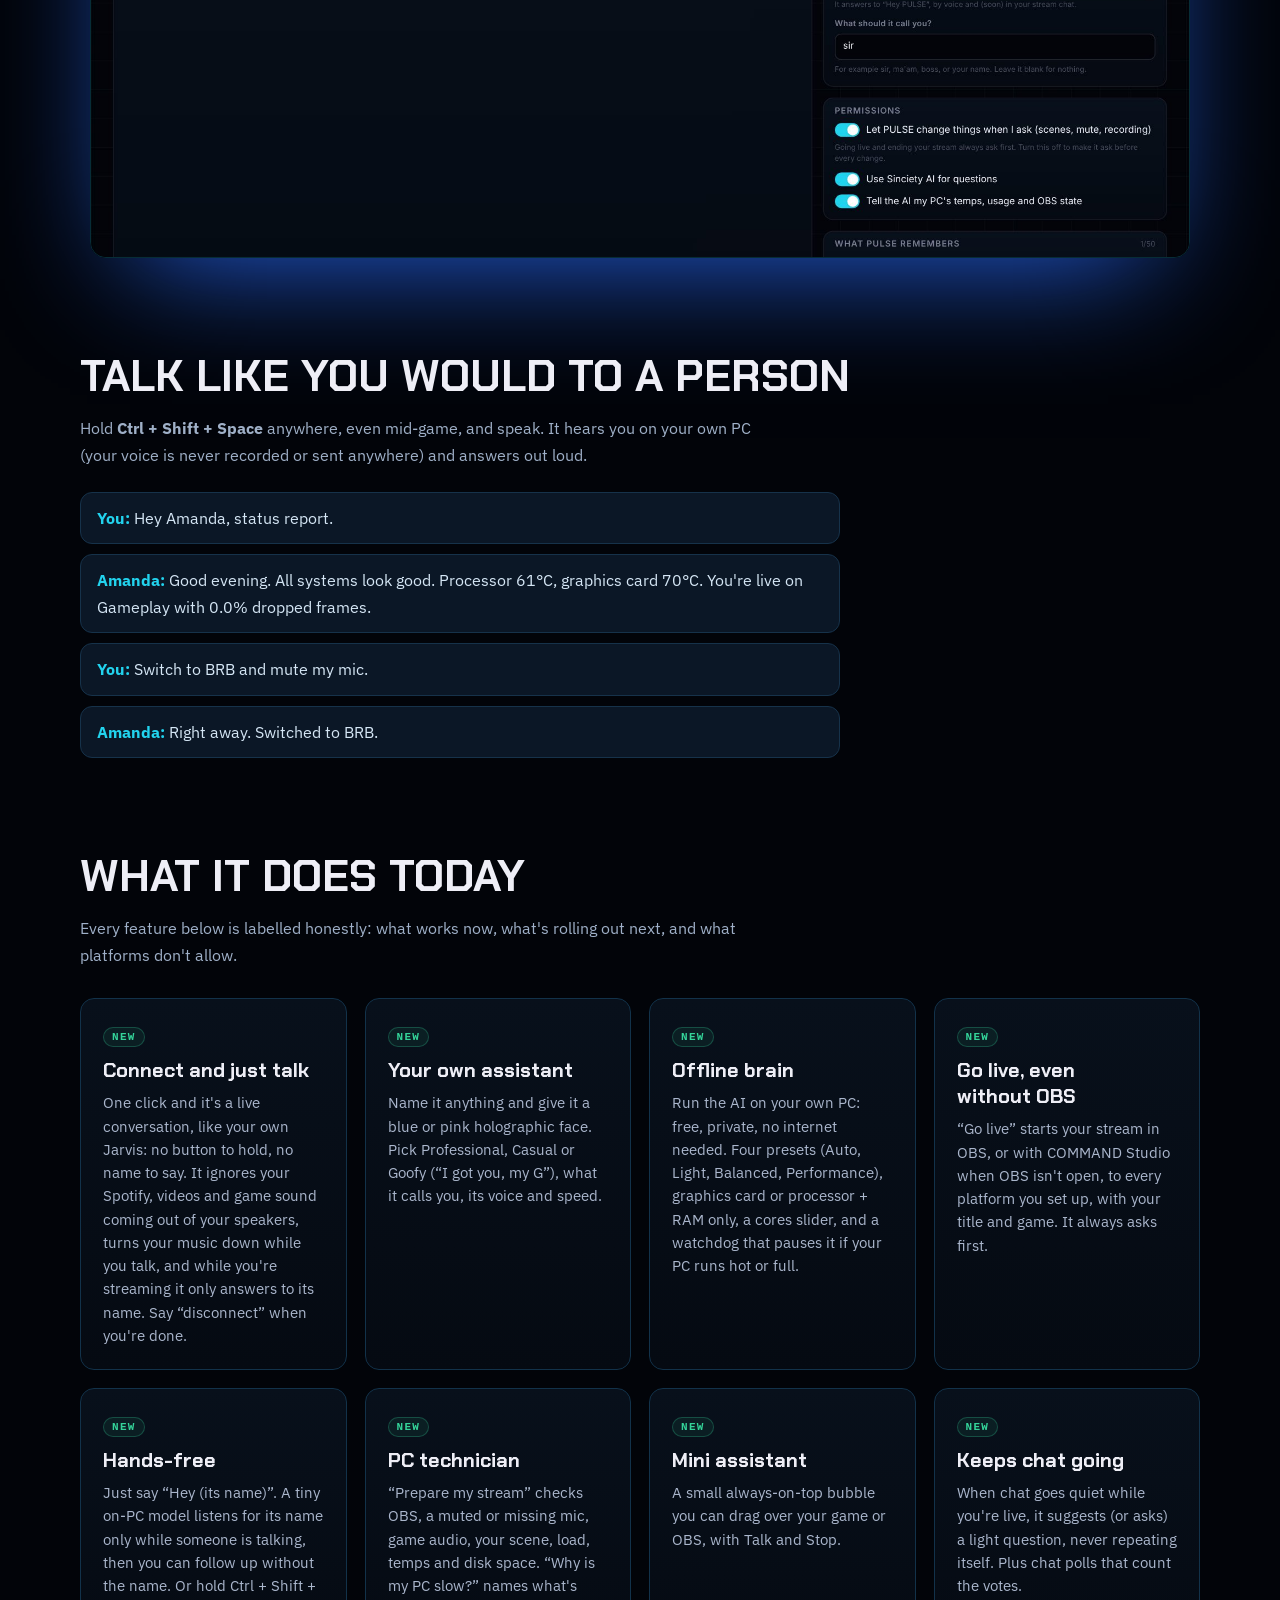
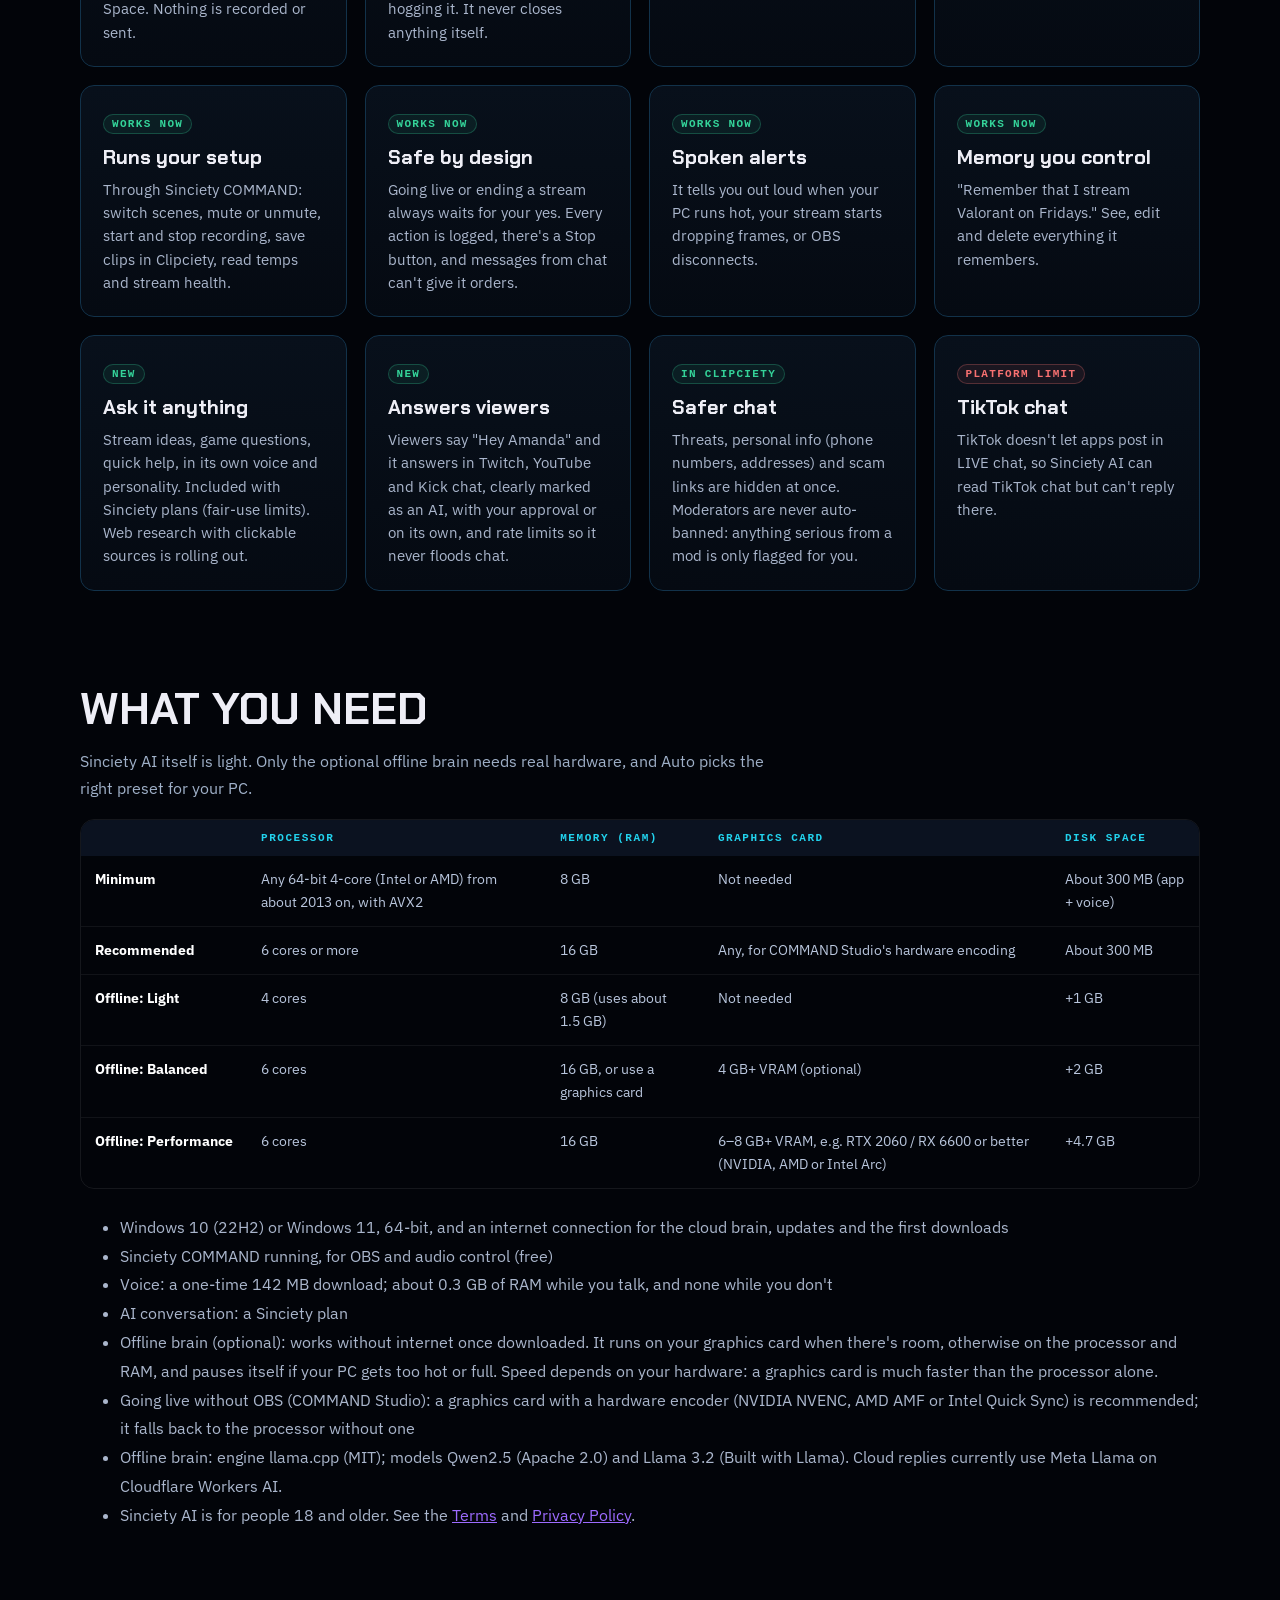
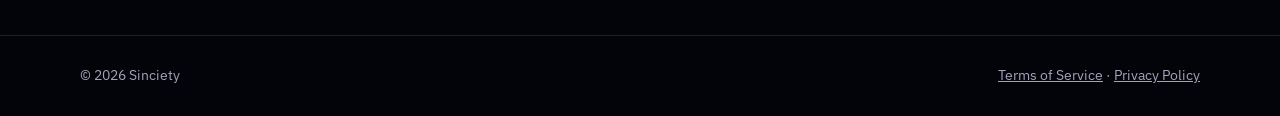
<file: ai/index.html>
<!doctype html>
<html lang="en">
<head>
  <meta charset="utf-8">
  <meta name="viewport" content="width=device-width, initial-scale=1, viewport-fit=cover">
  <title>Sinciety AI</title>
  <meta name="description" content="Sinciety AI: an AI companion for your PC and your stream. Name it, talk to it, and let it run your setup through Sinciety COMMAND.">
  <meta name="theme-color" content="#020409">
  <link rel="icon" href="../clipciety/icon.png">
  <link rel="preconnect" href="https://fonts.googleapis.com">
  <link rel="preconnect" href="https://fonts.gstatic.com" crossorigin>
  <link rel="stylesheet" href="https://fonts.googleapis.com/css2?family=Chakra+Petch:wght@500;600;700&family=IBM+Plex+Sans:wght@400;500;600&display=swap">
  <link rel="stylesheet" href="../styles.css">
  <style>
    :root { --cyan: #22d3ee; --blue: #2563eb; }
    body { background: #020409; }
    .ai-hero { position: relative; overflow: hidden; padding: clamp(60px, 10vw, 130px) 0 clamp(40px, 6vw, 80px); text-align: center;
      background-image: linear-gradient(#22d3ee0d 1px, transparent 1px), linear-gradient(90deg, #22d3ee0d 1px, transparent 1px); background-size: 42px 42px; }
    .holo { width: clamp(170px, 24vw, 250px); margin: 0 auto 22px; --h1: #67e8f9; --h2: #22d3ee; --h3: #2563eb; filter: drop-shadow(0 0 26px color-mix(in srgb, var(--h2) 60%, transparent)); }
    .holo[data-c="pink"] { --h1: #f9a8d4; --h2: #ec4899; --h3: #a855f7; }
    .holo svg { width: 100%; height: auto; display: block; overflow: visible; }
    .holo .hd { animation: hf-float 5s ease-in-out infinite, hf-flicker 7s steps(1) infinite; }
    .holo .ey { animation: hf-blink 5.5s infinite; transform-origin: 100px 96px; }
    .holo .mo { animation: hf-talk 2.6s ease-in-out infinite; transform-origin: 100px 146px; }
    .holo .rg { animation: spin 30s linear infinite; transform-origin: 100px 98px; }
    .holo .sw { animation: hf-sweep 3.2s linear infinite; }
    .holo .mt circle { animation: hf-mote 4s ease-in-out infinite; } .holo .mt circle:nth-child(2n) { animation-delay: -2s; }
    @keyframes spin { to { transform: rotate(360deg) } }
    @keyframes hf-float { 50% { transform: translateY(-6px) } }
    @keyframes hf-flicker { 0%, 61%, 63%, 100% { opacity: 1 } 62% { opacity: .55 } }
    @keyframes hf-blink { 0%, 92%, 100% { transform: scaleY(1) } 95% { transform: scaleY(.1) } }
    @keyframes hf-talk { 0%, 55%, 100% { transform: scaleY(1) } 60%, 70%, 80% { transform: scaleY(2.4) } 65%, 75% { transform: scaleY(.7) } }
    @keyframes hf-sweep { from { transform: translateY(0) } to { transform: translateY(170px) } }
    @keyframes hf-mote { 0%, 100% { opacity: .2; transform: translateY(0) } 50% { opacity: 1; transform: translateY(-6px) } }
    @media (prefers-reduced-motion: reduce) { .holo * { animation: none !important } }
    .holo-pick { display: flex; gap: 8px; justify-content: center; margin: 0 0 26px; }
    .holo-pick button { font: 600 12px var(--mono, monospace); letter-spacing: .12em; padding: 6px 14px; border-radius: 999px; border: 1px solid #ffffff22; background: #0b1220; color: #b9c6dd; cursor: pointer; }
    .holo-pick button[aria-pressed="true"] { border-color: var(--cyan); color: #fff; }
    .holo-pick button[data-c="pink"][aria-pressed="true"] { border-color: #ec4899; }
    .ai-hero .eyebrow { font: 600 12px var(--mono, monospace); letter-spacing: .35em; color: var(--cyan); }
    .ai-hero h1 { font: 700 clamp(44px, 8vw, 96px)/.95 "Chakra Petch", sans-serif; text-transform: uppercase; margin: 14px 0 18px; }
    .ai-hero h1 span { background: linear-gradient(90deg, #a5f3fc, #22d3ee, #3b82f6); -webkit-background-clip: text; background-clip: text; color: transparent; }
    .ai-hero p.lede { color: #b9c6dd; font-size: clamp(17px, 2vw, 20px); max-width: 60ch; margin: 0 auto; }
    .cta { display: flex; gap: 12px; justify-content: center; flex-wrap: wrap; margin-top: 30px; }
    .btn-ai { display: inline-flex; align-items: center; gap: 8px; padding: 14px 26px; border-radius: 12px; font-weight: 700; color: #02131a; text-decoration: none;
      background: linear-gradient(135deg, #67e8f9, #22d3ee 40%, #3b82f6); box-shadow: 0 10px 40px -12px #22d3ee; }
    .btn-ai[aria-disabled="true"] { opacity: .55; pointer-events: none; }
    .btn-line { padding: 14px 22px; border-radius: 12px; border: 1px solid #22d3ee55; color: #cdeffd; text-decoration: none; }
    .note { color: #7f8ba3; font-size: 13px; margin-top: 12px; }
    .shot { max-width: 1100px; margin: 0 auto; border-radius: 16px; overflow: hidden; border: 1px solid #22d3ee33; box-shadow: 0 40px 120px -40px #2563eb; }
    .shot img { display: block; width: 100%; height: auto; }
    .grid3 { display: grid; grid-template-columns: repeat(auto-fit, minmax(260px, 1fr)); gap: 18px; margin-top: 30px; }
    .tile { padding: 22px; border-radius: 14px; background: linear-gradient(180deg, #08101b, #050a12); border: 1px solid #12324a; }
    .tile h3 { font: 700 20px "Chakra Petch", sans-serif; margin: 0 0 8px; }
    .tile p { color: #aab6cc; margin: 0; font-size: 15px; line-height: 1.55; }
    .tag { display: inline-block; font: 600 11px var(--mono, monospace); letter-spacing: .12em; padding: 3px 8px; border-radius: 999px; margin-bottom: 10px; }
    .tag.now { color: #34d399; background: #34d39914; border: 1px solid #34d39944; }
    .tag.soon { color: #fbbf24; background: #fbbf2414; border: 1px solid #fbbf2444; }
    .tag.wait { color: #f87171; background: #f8717114; border: 1px solid #f8717144; }
    section.ai-sec { padding: clamp(50px, 7vw, 90px) 0; }
    section.ai-sec h2 { font: 700 clamp(28px, 4vw, 44px) "Chakra Petch", sans-serif; text-transform: uppercase; margin: 0; }
    section.ai-sec .sub { color: #9fb0c8; max-width: 70ch; margin-top: 10px; }
    .says { display: grid; gap: 10px; margin-top: 24px; max-width: 760px; }
    .says div { padding: 12px 16px; border-radius: 12px; background: #0b1726; border: 1px solid #16324a; color: #d5e6f5; }
    .says b { color: var(--cyan); }
    ul.req { color: #aab6cc; line-height: 1.8; }
    .spec-wrap { overflow-x: auto; margin: 18px 0 24px; border: 1px solid #ffffff14; border-radius: 14px; }
    table.spec { width: 100%; border-collapse: collapse; min-width: 640px; font-size: 14px; }
    table.spec th, table.spec td { text-align: left; padding: 12px 14px; border-bottom: 1px solid #ffffff10; vertical-align: top; }
    table.spec thead th { font: 600 11px var(--mono, monospace); letter-spacing: .14em; text-transform: uppercase; color: var(--cyan); background: #0b1220; }
    table.spec tbody th { color: #fff; white-space: nowrap; }
    table.spec td { color: #b9c6dd; }
    table.spec tr:last-child th, table.spec tr:last-child td { border-bottom: 0; }
  </style>
</head>
<body>
  <header class="site"><div class="wrap">
    <a class="brand" href="../"><i aria-hidden="true"></i>Sinciety</a>
    <nav class="site" aria-label="Main">
      <a href="../">Home</a>
      <a href="../command/">COMMAND</a>
      <a href="../clipciety/">Clipciety</a>
      <a href="./" aria-current="page">Sinciety AI</a>
    </nav>
  </div></header>

  <main>
    <section class="ai-hero">
      <div class="wrap">
        <div class="holo" id="holo" data-c="blue" aria-hidden="true"><svg viewBox="0 0 200 230">
          <defs>
            <radialGradient id="hg" cx="50%" cy="42%" r="55%"><stop offset="0" stop-opacity=".45" style="stop-color:var(--h1)"/><stop offset=".6" stop-opacity=".12" style="stop-color:var(--h2)"/><stop offset="1" stop-opacity="0" style="stop-color:var(--h3)"/></radialGradient>
            <linearGradient id="hc" x1="0" y1="1" x2="0" y2="0"><stop offset="0" stop-opacity=".55" style="stop-color:var(--h2)"/><stop offset="1" stop-opacity="0" style="stop-color:var(--h2)"/></linearGradient>
            <pattern id="hs" width="4" height="4" patternUnits="userSpaceOnUse"><rect width="4" height="1.2" opacity=".16" style="fill:var(--h1)"/></pattern>
            <clipPath id="hk"><path d="M100 18c38 0 62 30 62 70 0 36-14 64-34 80-9 8-18 12-28 12s-19-4-28-12c-20-16-34-44-34-80 0-40 24-70 62-70z"/></clipPath>
            <filter id="hf" x="-30%" y="-30%" width="160%" height="160%"><feGaussianBlur stdDeviation="2.2" result="b"/><feMerge><feMergeNode in="b"/><feMergeNode in="SourceGraphic"/></feMerge></filter>
          </defs>
          <path d="M60 228 L84 182 H116 L140 228 Z" fill="url(#hc)"/><ellipse cx="100" cy="226" rx="44" ry="5" opacity=".55" style="fill:var(--h2)"/>
          <g class="hd">
            <circle cx="100" cy="98" r="96" fill="url(#hg)"/>
            <g class="rg" fill="none" style="stroke:var(--h1)"><circle cx="100" cy="98" r="84" stroke-opacity=".35"/><circle cx="100" cy="98" r="92" stroke-opacity=".2" stroke-dasharray="3 7"/></g>
            <g filter="url(#hf)" fill="none" stroke-linecap="round" style="stroke:var(--h1)">
              <path d="M100 18c38 0 62 30 62 70 0 36-14 64-34 80-9 8-18 12-28 12s-19-4-28-12c-20-16-34-44-34-80 0-40 24-70 62-70z" stroke-width="1.8"/>
              <g stroke-width=".7" stroke-opacity=".45"><path d="M100 18v162"/><path d="M70 26c-10 40-10 100 8 144"/><path d="M130 26c10 40 10 100-8 144"/><path d="M40 70c40-10 80-10 120 0"/><path d="M38 100c40 8 84 8 124 0"/><path d="M48 134c34 10 70 10 104 0"/></g>
              <path d="M62 78q16-8 30-1" stroke-width="1.6" stroke-opacity=".8"/><path d="M108 77q14-7 30 1" stroke-width="1.6" stroke-opacity=".8"/>
              <g class="ey" stroke-width="2.2"><path d="M64 96q13-10 26 0q-13 9-26 0z" fill-opacity=".35" style="fill:var(--h2)"/><path d="M110 96q13-10 26 0q-13 9-26 0z" fill-opacity=".35" style="fill:var(--h2)"/><circle cx="77" cy="96" r="3" stroke="none" style="fill:var(--h1)"/><circle cx="123" cy="96" r="3" stroke="none" style="fill:var(--h1)"/></g>
              <path d="M100 104v20l-6 5" stroke-width="1.1" stroke-opacity=".6"/><path class="mo" d="M82 146q18 8 36 0" stroke-width="2"/>
              <g stroke-width=".9" stroke-opacity=".7"><path d="M44 112h10l5 6"/><path d="M156 112h-10l-5 6"/><circle cx="60" cy="118" r="1.6" style="fill:var(--h1)"/><circle cx="140" cy="118" r="1.6" style="fill:var(--h1)"/></g>
            </g>
            <g clip-path="url(#hk)"><rect x="30" y="10" width="140" height="180" fill="url(#hs)"/><rect class="sw" x="30" y="10" width="140" height="22" opacity=".18" style="fill:var(--h1)"/></g>
            <g class="mt" style="fill:var(--h1)"><circle cx="34" cy="60" r="1.4"/><circle cx="168" cy="48" r="1.2"/><circle cx="176" cy="130" r="1.5"/><circle cx="26" cy="150" r="1.1"/><circle cx="150" cy="186" r="1.2"/></g>
          </g>
        </svg></div>
        <div class="holo-pick" role="group" aria-label="Hologram colour"><button type="button" data-c="blue" aria-pressed="true">BLUE</button><button type="button" data-c="pink" aria-pressed="false">PINK</button></div>
        <script>
          (function () { var h = document.getElementById('holo'), b = document.querySelectorAll('.holo-pick button');
            b.forEach(function (x) { x.addEventListener('click', function () { h.dataset.c = x.dataset.c; b.forEach(function (y) { y.setAttribute('aria-pressed', String(y === x)); }); }); }); })();
        </script>
        <div class="eyebrow">SINCIETY AI · EARLY ACCESS</div>
        <h1>Your <span>AI</span> co-pilot</h1>
        <p class="lede">Give it a name, a face and a personality. Click Connect and just talk to it, and let it run your setup. Ask it anything, have it go live, switch scenes, mute your mic and save clips. It always asks before anything big. Run its brain in the cloud or fully offline on your own PC.</p>
        <div class="cta">
          <a class="btn-ai" id="dl" href="https://downloads.sinciety.org/ai" aria-disabled="true">Coming soon</a>
          <a class="btn-line" href="../command/">Get Sinciety COMMAND</a>
        </div>
        <p class="note" id="dl-note">Free download for Windows 10 and 11. <a href="../install.html">Windows warning when installing?</a></p>
      </div>
    </section>

    <div class="wrap"><div class="shot"><img src="../assets/media/ai/app.jpg" alt="Sinciety AI: the glowing orb, a spoken status report and voice settings" width="2000" height="1250" loading="lazy"></div></div>

    <section class="ai-sec">
      <div class="wrap">
        <h2>Talk like you would to a person</h2>
        <p class="sub">Hold <b>Ctrl + Shift + Space</b> anywhere, even mid-game, and speak. It hears you on your own PC (your voice is never recorded or sent anywhere) and answers out loud.</p>
        <div class="says">
          <div><b>You:</b> Hey Amanda, status report.</div>
          <div><b>Amanda:</b> Good evening. All systems look good. Processor 61°C, graphics card 70°C. You're live on Gameplay with 0.0% dropped frames.</div>
          <div><b>You:</b> Switch to BRB and mute my mic.</div>
          <div><b>Amanda:</b> Right away. Switched to BRB.</div>
        </div>
      </div>
    </section>

    <section class="ai-sec" style="padding-top:0">
      <div class="wrap">
        <h2>What it does today</h2>
        <p class="sub">Every feature below is labelled honestly: what works now, what's rolling out next, and what platforms don't allow.</p>
        <div class="grid3">
          <div class="tile"><span class="tag now">NEW</span><h3>Connect and just talk</h3><p>One click and it's a live conversation, like your own Jarvis: no button to hold, no name to say. It ignores your Spotify, videos and game sound coming out of your speakers, turns your music down while you talk, and while you're streaming it only answers to its name. Say “disconnect” when you're done.</p></div>
          <div class="tile"><span class="tag now">NEW</span><h3>Your own assistant</h3><p>Name it anything and give it a blue or pink holographic face. Pick Professional, Casual or Goofy (“I got you, my G”), what it calls you, its voice and speed.</p></div>
          <div class="tile"><span class="tag now">NEW</span><h3>Offline brain</h3><p>Run the AI on your own PC: free, private, no internet needed. Four presets (Auto, Light, Balanced, Performance), graphics card or processor + RAM only, a cores slider, and a watchdog that pauses it if your PC runs hot or full.</p></div>
          <div class="tile"><span class="tag now">NEW</span><h3>Go live, even without OBS</h3><p>“Go live” starts your stream in OBS, or with COMMAND Studio when OBS isn't open, to every platform you set up, with your title and game. It always asks first.</p></div>
          <div class="tile"><span class="tag now">NEW</span><h3>Hands-free</h3><p>Just say “Hey (its name)”. A tiny on-PC model listens for its name only while someone is talking, then you can follow up without the name. Or hold Ctrl + Shift + Space. Nothing is recorded or sent.</p></div>
          <div class="tile"><span class="tag now">NEW</span><h3>PC technician</h3><p>“Prepare my stream” checks OBS, a muted or missing mic, game audio, your scene, load, temps and disk space. “Why is my PC slow?” names what's hogging it. It never closes anything itself.</p></div>
          <div class="tile"><span class="tag now">NEW</span><h3>Mini assistant</h3><p>A small always-on-top bubble you can drag over your game or OBS, with Talk and Stop.</p></div>
          <div class="tile"><span class="tag now">NEW</span><h3>Keeps chat going</h3><p>When chat goes quiet while you're live, it suggests (or asks) a light question, never repeating itself. Plus chat polls that count the votes.</p></div>
          <div class="tile"><span class="tag now">WORKS NOW</span><h3>Runs your setup</h3><p>Through Sinciety COMMAND: switch scenes, mute or unmute, start and stop recording, save clips in Clipciety, read temps and stream health.</p></div>
          <div class="tile"><span class="tag now">WORKS NOW</span><h3>Safe by design</h3><p>Going live or ending a stream always waits for your yes. Every action is logged, there's a Stop button, and messages from chat can't give it orders.</p></div>
          <div class="tile"><span class="tag now">WORKS NOW</span><h3>Spoken alerts</h3><p>It tells you out loud when your PC runs hot, your stream starts dropping frames, or OBS disconnects.</p></div>
          <div class="tile"><span class="tag now">WORKS NOW</span><h3>Memory you control</h3><p>"Remember that I stream Valorant on Fridays." See, edit and delete everything it remembers.</p></div>
          <div class="tile"><span class="tag now">NEW</span><h3>Ask it anything</h3><p>Stream ideas, game questions, quick help, in its own voice and personality. Included with Sinciety plans (fair-use limits). Web research with clickable sources is rolling out.</p></div>
          <div class="tile"><span class="tag now">NEW</span><h3>Answers viewers</h3><p>Viewers say "Hey Amanda" and it answers in Twitch, YouTube and Kick chat, clearly marked as an AI, with your approval or on its own, and rate limits so it never floods chat.</p></div>
          <div class="tile"><span class="tag now">IN CLIPCIETY</span><h3>Safer chat</h3><p>Threats, personal info (phone numbers, addresses) and scam links are hidden at once. Moderators are never auto-banned: anything serious from a mod is only flagged for you.</p></div>
          <div class="tile"><span class="tag wait">PLATFORM LIMIT</span><h3>TikTok chat</h3><p>TikTok doesn't let apps post in LIVE chat, so Sinciety AI can read TikTok chat but can't reply there.</p></div>
        </div>
      </div>
    </section>

    <section class="ai-sec" style="padding-top:0">
      <div class="wrap">
        <h2>What you need</h2>
        <p class="sub">Sinciety AI itself is light. Only the optional offline brain needs real hardware, and Auto picks the right preset for your PC.</p>
        <div class="spec-wrap"><table class="spec">
          <thead><tr><th></th><th>Processor</th><th>Memory (RAM)</th><th>Graphics card</th><th>Disk space</th></tr></thead>
          <tbody>
            <tr><th>Minimum</th><td>Any 64-bit 4-core (Intel or AMD) from about 2013 on, with AVX2</td><td>8 GB</td><td>Not needed</td><td>About 300 MB (app + voice)</td></tr>
            <tr><th>Recommended</th><td>6 cores or more</td><td>16 GB</td><td>Any, for COMMAND Studio's hardware encoding</td><td>About 300 MB</td></tr>
            <tr><th>Offline: Light</th><td>4 cores</td><td>8 GB (uses about 1.5 GB)</td><td>Not needed</td><td>+1 GB</td></tr>
            <tr><th>Offline: Balanced</th><td>6 cores</td><td>16 GB, or use a graphics card</td><td>4 GB+ VRAM (optional)</td><td>+2 GB</td></tr>
            <tr><th>Offline: Performance</th><td>6 cores</td><td>16 GB</td><td>6–8 GB+ VRAM, e.g. RTX 2060 / RX 6600 or better (NVIDIA, AMD or Intel Arc)</td><td>+4.7 GB</td></tr>
          </tbody>
        </table></div>
        <ul class="req">
          <li>Windows 10 (22H2) or Windows 11, 64-bit, and an internet connection for the cloud brain, updates and the first downloads</li>
          <li>Sinciety COMMAND running, for OBS and audio control (free)</li>
          <li>Voice: a one-time 142 MB download; about 0.3 GB of RAM while you talk, and none while you don't</li>
          <li>AI conversation: a Sinciety plan</li>
          <li>Offline brain (optional): works without internet once downloaded. It runs on your graphics card when there's room, otherwise on the processor and RAM, and pauses itself if your PC gets too hot or full. Speed depends on your hardware: a graphics card is much faster than the processor alone.</li>
          <li>Going live without OBS (COMMAND Studio): a graphics card with a hardware encoder (NVIDIA NVENC, AMD AMF or Intel Quick Sync) is recommended; it falls back to the processor without one</li>
          <li class="fine">Offline brain: engine llama.cpp (MIT); models Qwen2.5 (Apache 2.0) and Llama 3.2 (Built with Llama). Cloud replies currently use Meta Llama on Cloudflare Workers AI.</li>
          <li>Sinciety AI is for people 18 and older. See the <a href="../clipciety/terms.html">Terms</a> and <a href="../clipciety/privacy.html">Privacy Policy</a>.</li>
        </ul>
      </div>
    </section>
  </main>

  <footer class="site"><div class="wrap">
    <span>© 2026 Sinciety</span>
    <span><a href="../clipciety/terms.html">Terms of Service</a> · <a href="../clipciety/privacy.html">Privacy Policy</a></span>
  </div></footer>
  <script>
    // The button turns into a real download as soon as the first release is published.
    fetch("https://downloads.sinciety.org/ai?version").then((r) => r.ok ? r.json() : null).then((j) => {
      if (!j || !j.version) return;
      const a = document.getElementById("dl"); a.textContent = "Download for Windows"; a.removeAttribute("aria-disabled");
      document.getElementById("dl-note").firstChild.textContent = `Version ${j.version}. Free download for Windows 10 and 11. `;
    }).catch(() => {});
  </script>
</body>
</html>
</file>
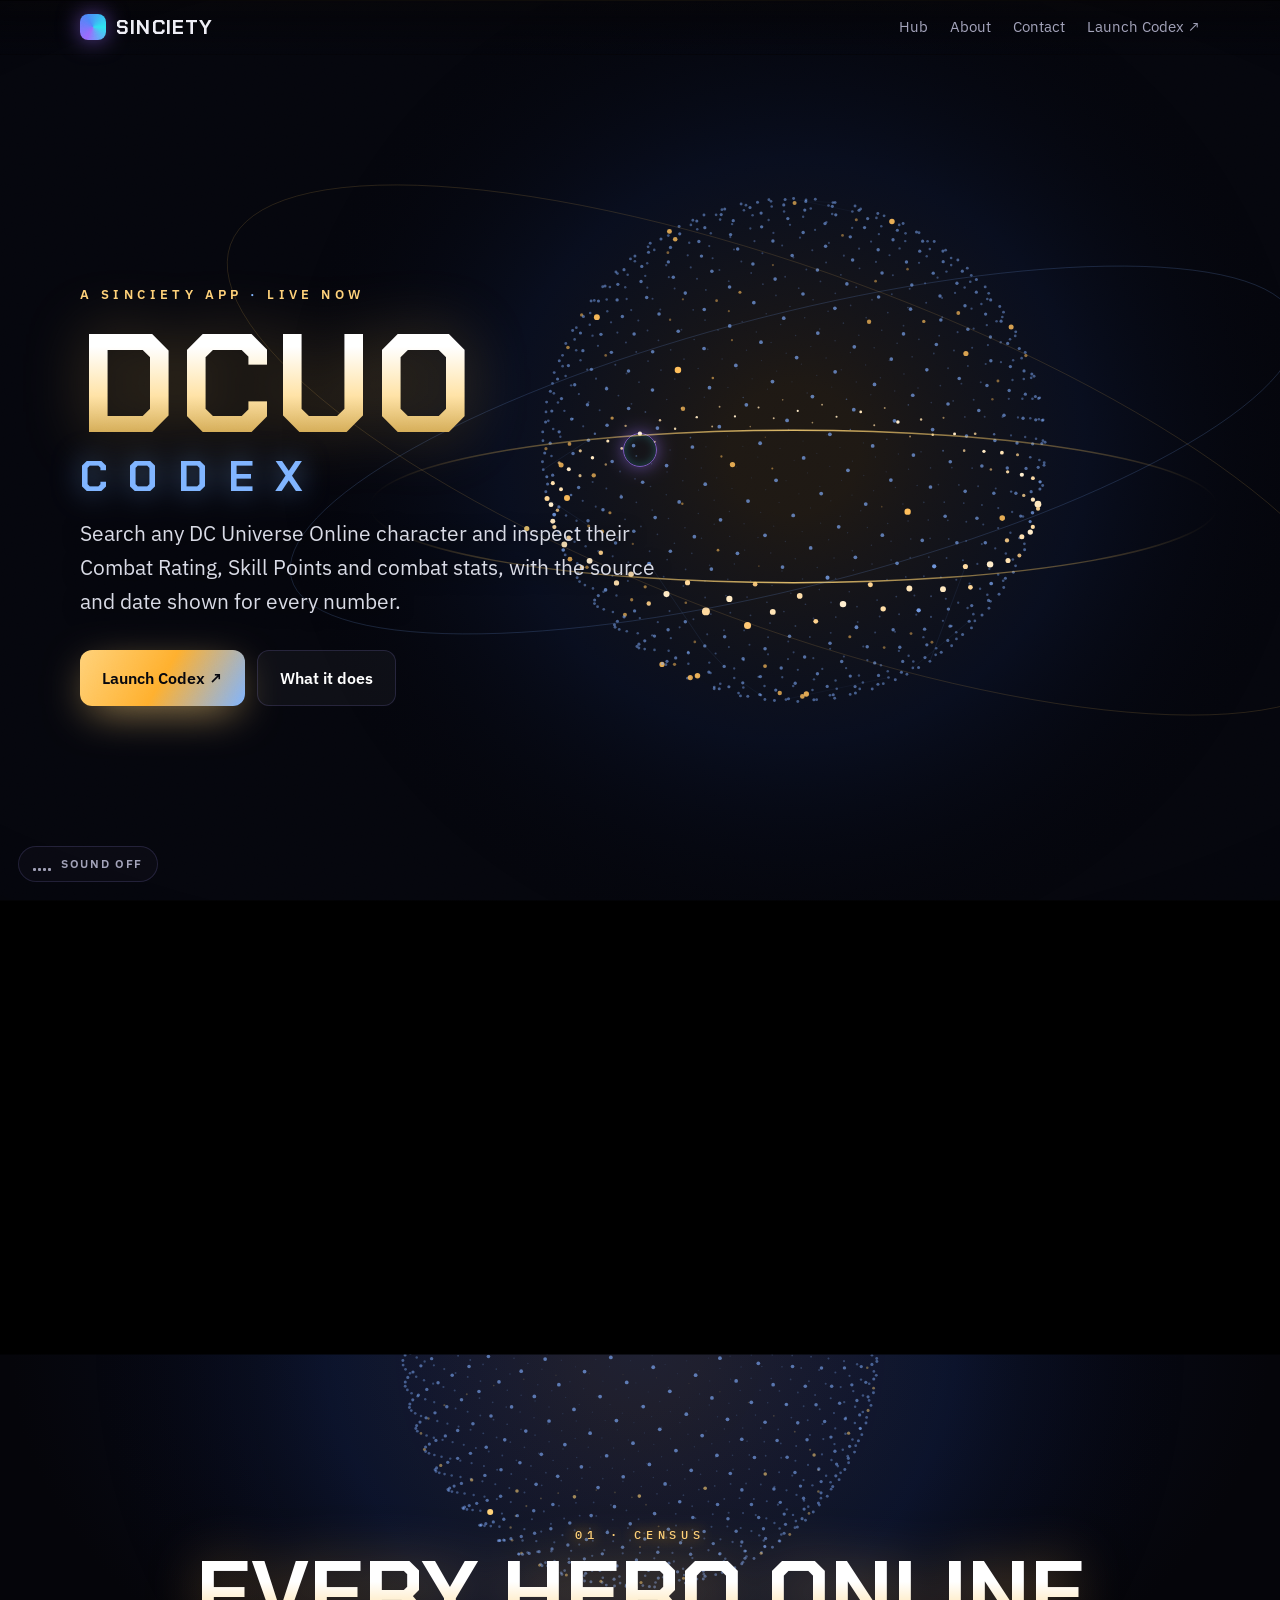
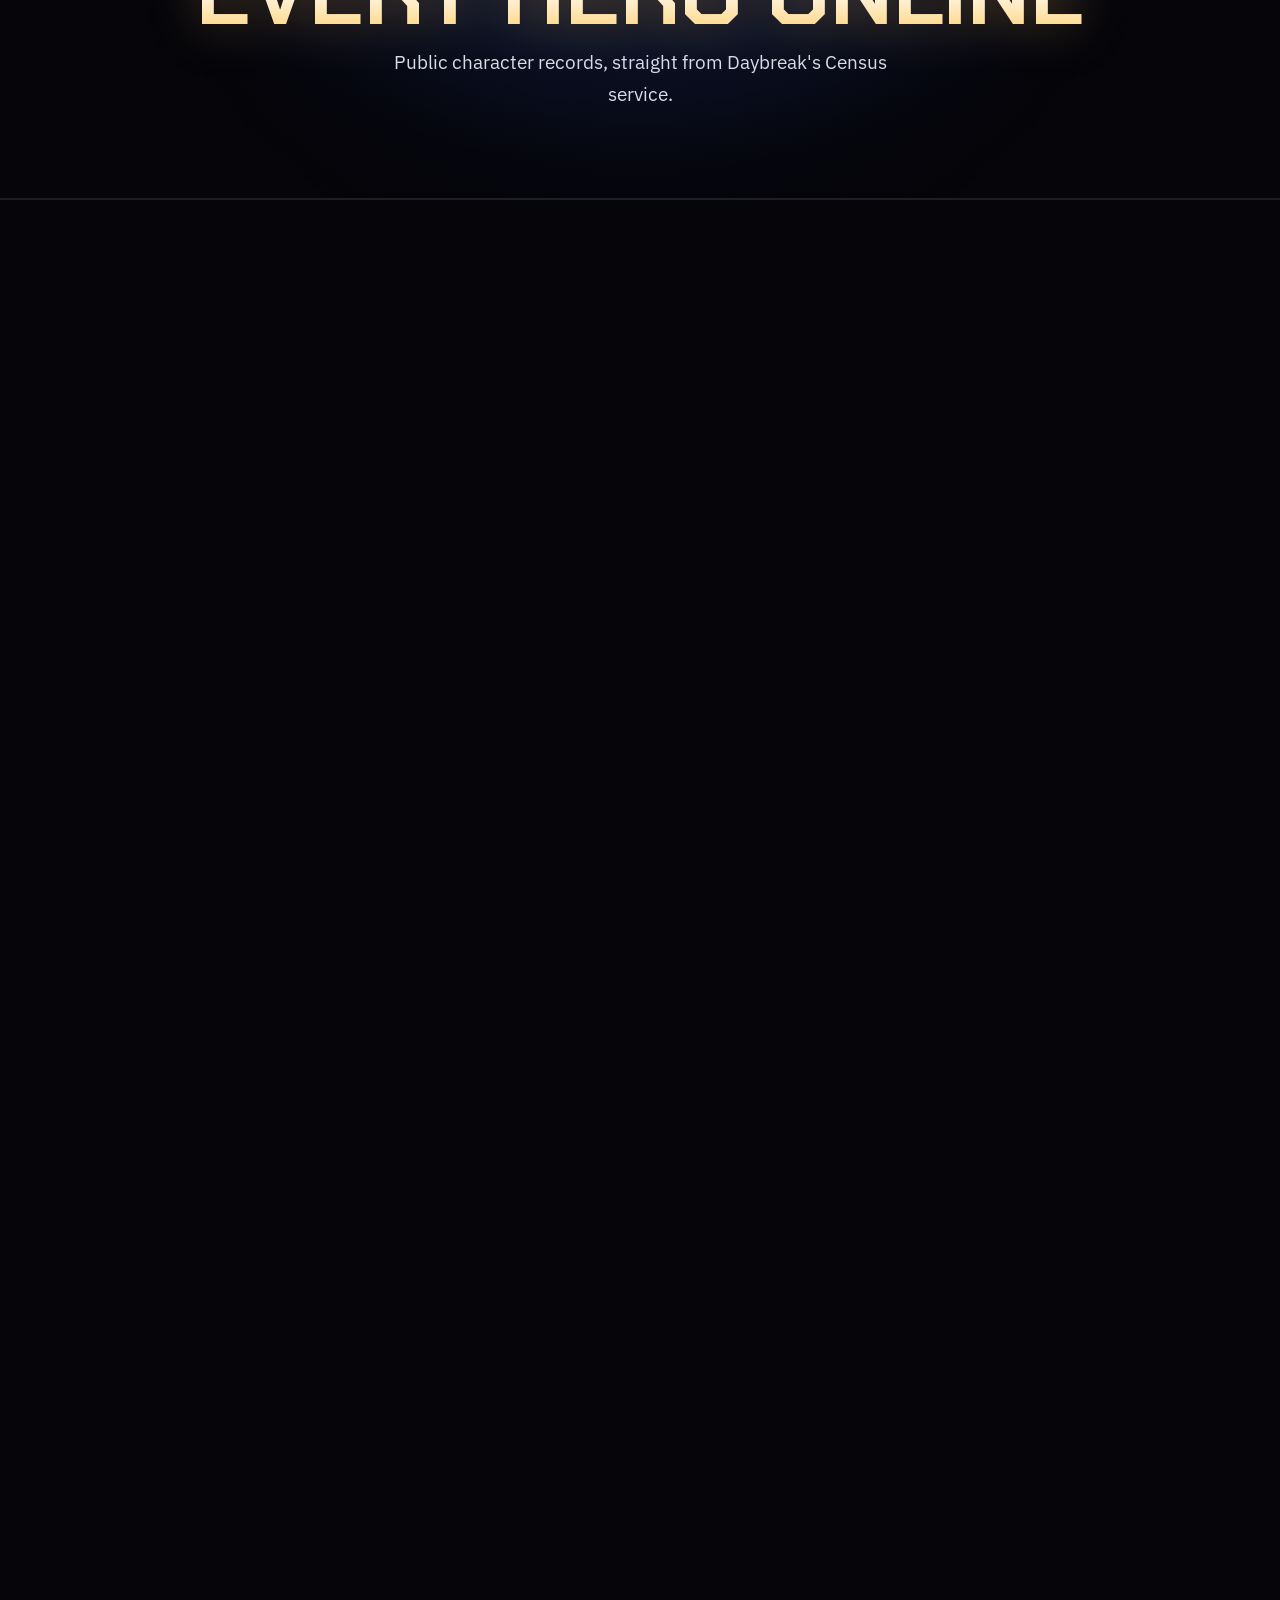
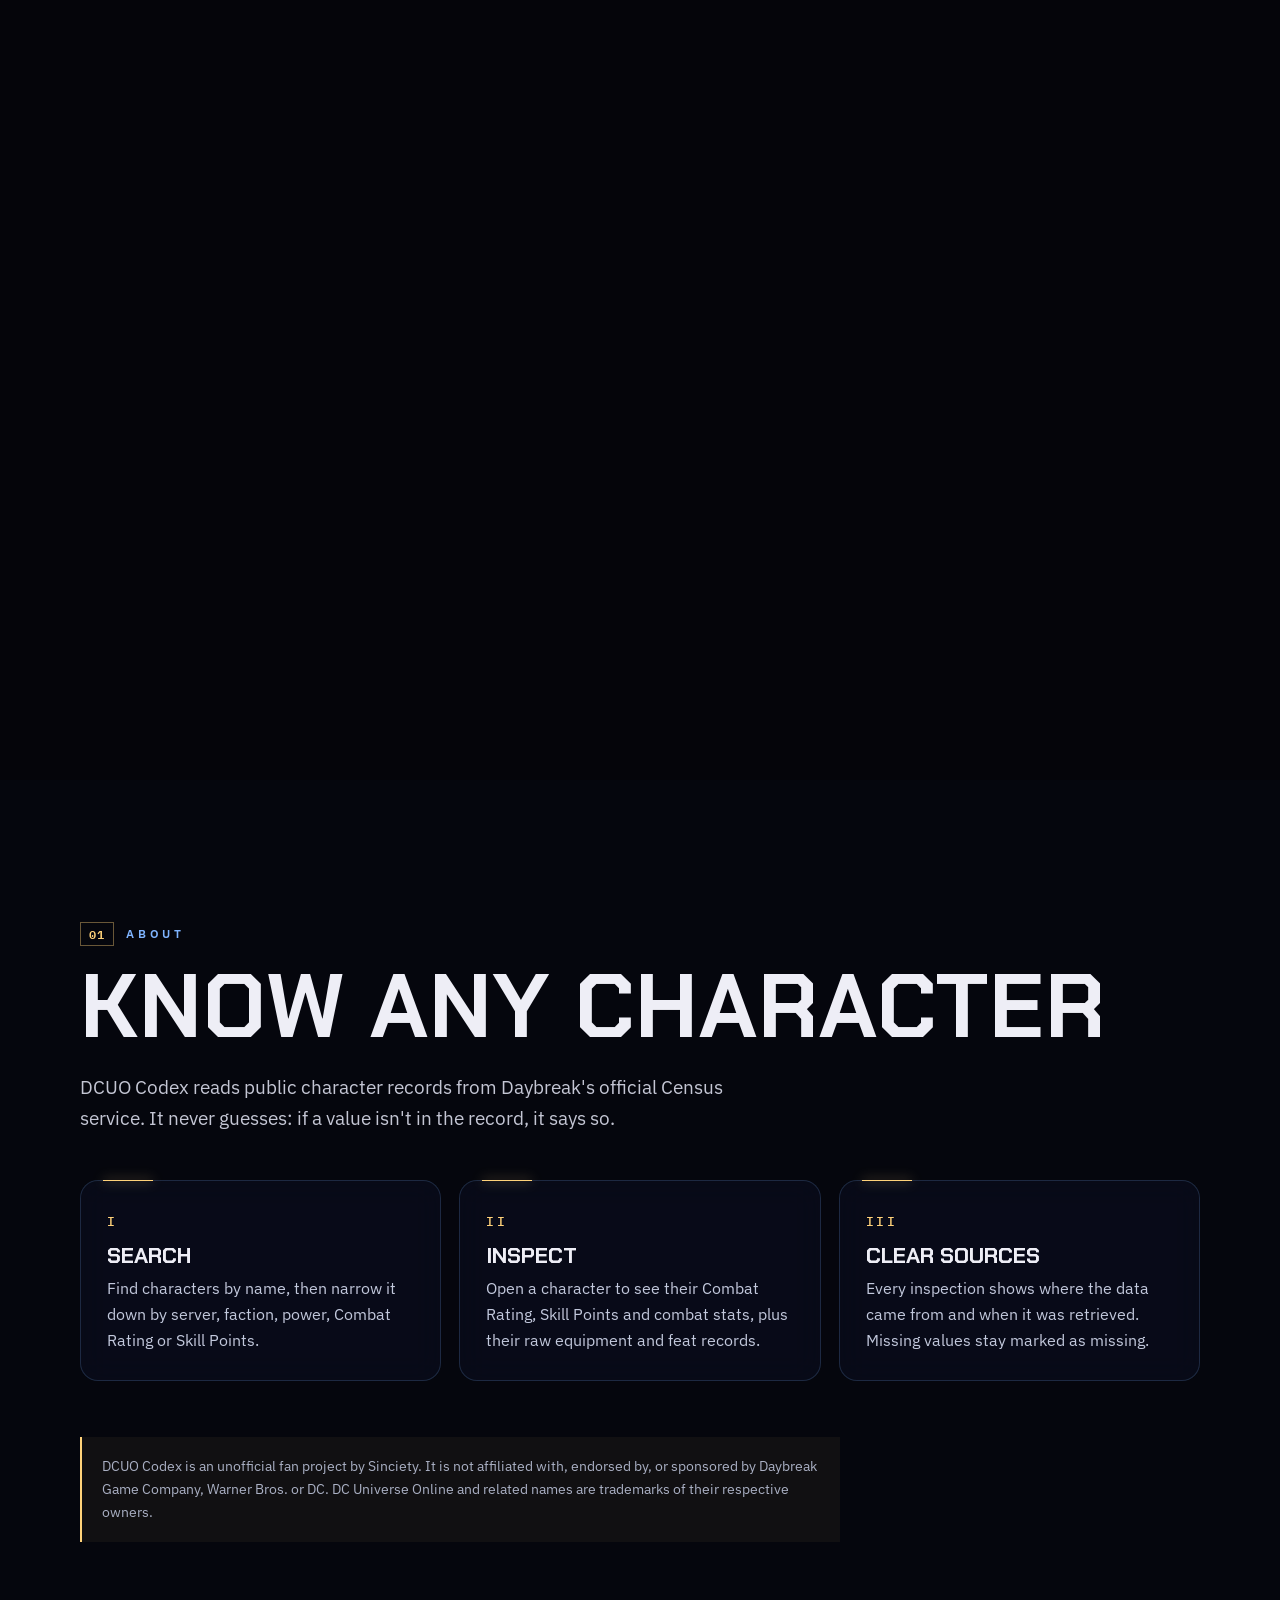
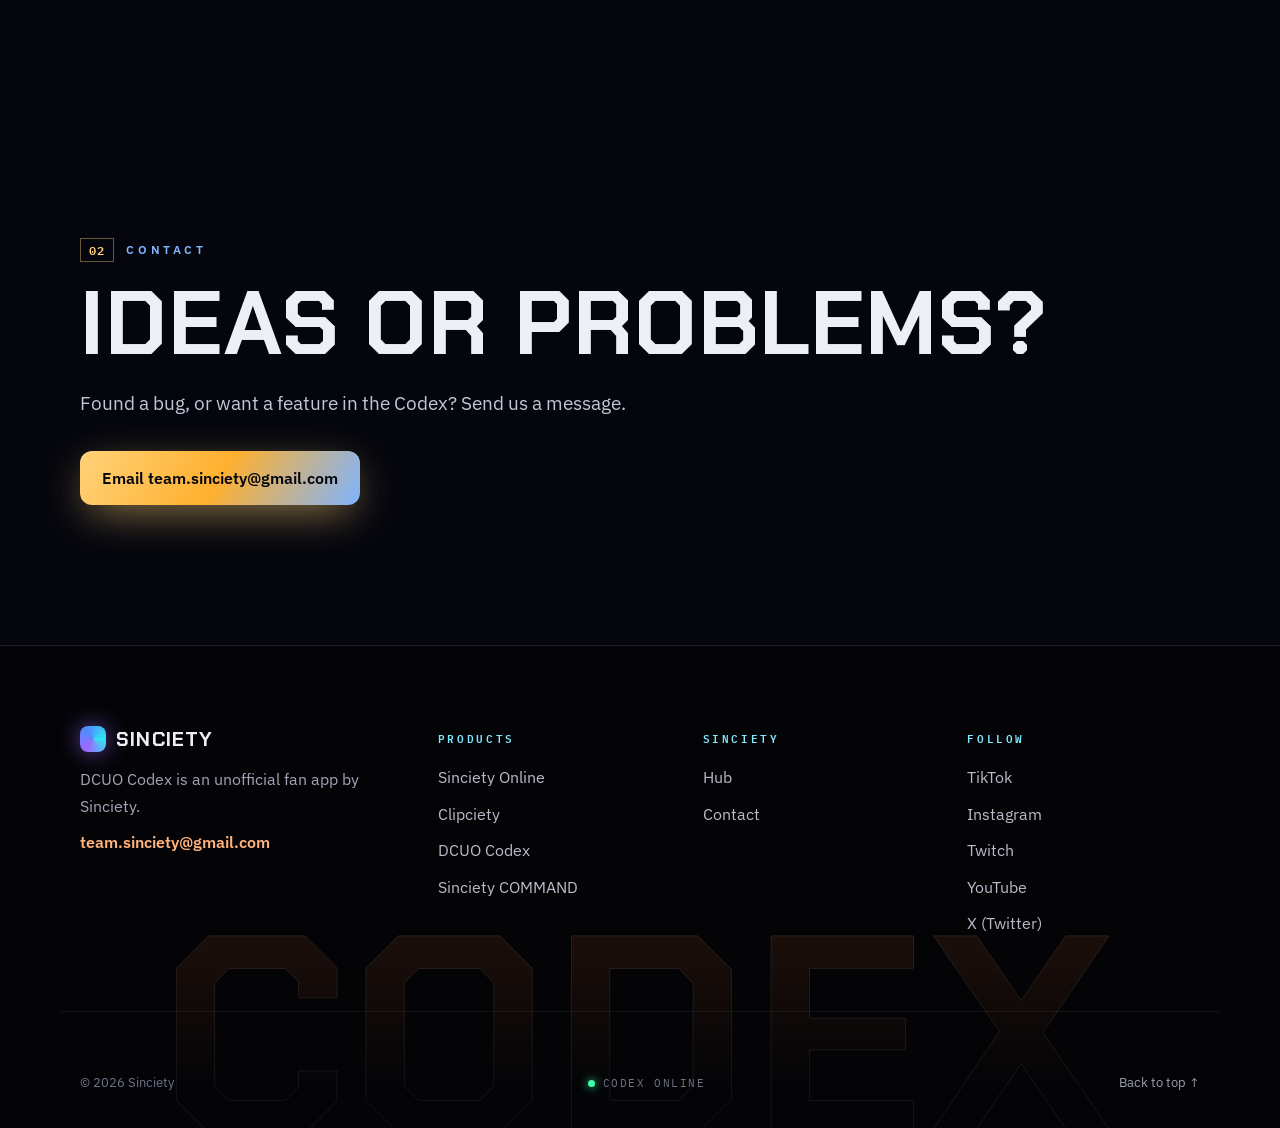
<file: census/index.html>
<!doctype html>
<html lang="en">
<head>
  <meta charset="utf-8">
  <meta name="viewport" content="width=device-width, initial-scale=1, viewport-fit=cover">
  <title>DCUO Codex by Sinciety</title>
  <meta name="description" content="DCUO Codex: search DC Universe Online characters and inspect their stats with clear data sources. An unofficial fan project by Sinciety.">
  <meta name="theme-color" content="#05060d">
  <link rel="icon" href="../clipciety/icon.png">
  <link rel="preconnect" href="https://fonts.googleapis.com">
  <link rel="preconnect" href="https://fonts.gstatic.com" crossorigin>
  <link rel="stylesheet" href="https://fonts.googleapis.com/css2?family=Chakra+Petch:wght@500;600;700&family=IBM+Plex+Sans:wght@400;500;600&family=IBM+Plex+Mono:wght@500&display=swap">
  <link rel="stylesheet" href="../styles.css">
  <link rel="stylesheet" href="../assets/universe.css">
  <link rel="stylesheet" href="../assets/codex-scan.css">
  <style>
    .census { --gold: #ffd27a; --ice: #7fb4ff; background: radial-gradient(1100px 800px at 70% 40%, #0c1330 0%, #05060d 70%); }
    .c-canvas { position: fixed; inset: 0; width: 100%; height: 100%; z-index: 0; pointer-events: none; }
    .c-hero { position: relative; z-index: 1; min-height: 100vh; min-height: 100svh; display: grid; align-content: center; padding-top: 90px; }
    .c-hero .u-kicker { color: var(--gold); }
    .c-hero .u-kicker b { color: var(--ice); }
    .c-title { margin: 16px 0 0; font: 700 clamp(56px, 11vw, 170px)/.88 var(--display); text-transform: uppercase; letter-spacing: .02em; }
    .c-title span { display: block; background: linear-gradient(180deg, #fff 20%, #ffe3a6 60%, #c79a3c); -webkit-background-clip: text; background-clip: text; color: transparent; filter: drop-shadow(0 0 30px rgba(255,200,90,.3)); }
    .c-title small { display: block; font-size: .3em; letter-spacing: .5em; margin-top: .3em; color: var(--ice); -webkit-text-fill-color: var(--ice); filter: drop-shadow(0 0 14px rgba(127,180,255,.6)); }
    .c-scan { position: fixed; left: 0; right: 0; height: 1px; top: 0; z-index: 0; pointer-events: none; background: linear-gradient(90deg, transparent, rgba(255,210,122,.5), transparent); box-shadow: 0 0 18px rgba(255,210,122,.6); animation: cscan 6s linear infinite; }
    @keyframes cscan { from { transform: translateY(0) } to { transform: translateY(100vh) } }
    .c-section { position: relative; z-index: 1; padding-block: clamp(80px, 11vw, 140px); }
    .c-grid { display: grid; grid-template-columns: repeat(auto-fit, minmax(min(100%, 260px), 1fr)); gap: 18px; margin-top: 46px; }
    .c-card { position: relative; padding: 26px; border-radius: 18px; background: rgba(10,14,32,.6); border: 1px solid rgba(127,180,255,.18); backdrop-filter: blur(14px); -webkit-backdrop-filter: blur(14px); }
    .c-card::before { content: ""; position: absolute; left: 22px; top: -1px; width: 50px; height: 1px; background: var(--gold); box-shadow: 0 0 12px var(--gold); }
    .c-card h3 { text-transform: uppercase; font-size: 22px; margin: 10px 0 8px; }
    .c-card p { color: #c2c8dc; margin: 0; }
    .c-card .u-num { color: var(--gold); }
    .c-disclaimer { margin-top: 56px; padding: 18px 20px; border-left: 2px solid var(--gold); background: rgba(255,210,122,.05); color: #aab0c4; font-size: 14px; max-width: 760px; }
    .c-btn { background: linear-gradient(120deg, #ffd27a, #ffb02e 50%, #7fb4ff); color: #05060d; box-shadow: 0 12px 44px -10px rgba(255,210,122,.7); }
    .c-btn:hover { color: #05060d; }
    .census .u-eyebrow { color: var(--ice); }
    .census .u-eyebrow span { color: var(--gold); border-color: rgba(255,210,122,.4); }
    @media (max-width: 760px) { .c-hero { align-content: end; padding-bottom: 60px; } }
    @media (prefers-reduced-motion: reduce) { .c-scan { display: none; } }
  </style>
</head>
<body class="home census">
  <canvas class="c-canvas" aria-hidden="true"></canvas>
  <div class="c-scan" aria-hidden="true"></div>

  <header class="site"><div class="wrap">
    <a class="brand" href="../"><i aria-hidden="true"></i>Sinciety</a>
    <nav class="site" aria-label="Main">
      <a href="../">Hub</a>
      <a href="#about">About</a>
      <a href="#notify">Contact</a>
      <a href="https://codex.sinciety.org">Launch Codex ↗</a>
    </nav>
  </div></header>

  <main>
    <section class="wrap c-hero" aria-labelledby="c-title">
      <div class="u-kicker">A Sinciety app <b>·</b> Live now</div>
      <h1 id="c-title" class="c-title"><span>DCUO</span><small>Codex</small></h1>
      <p class="u-statement">Search any DC Universe Online character and inspect their Combat Rating, Skill Points and combat stats, with the source and date shown for every number.</p>
      <div class="actions">
        <a class="btn c-btn" href="https://codex.sinciety.org">Launch Codex ↗</a>
        <a class="btn ghost" href="#about">What it does</a>
              </div>
    </section>

    <!-- ================= THE CENSUS SCAN: scroll-driven ================= -->
    <section class="cx" aria-labelledby="cx-h">
      <div class="cx-stage">
        <canvas aria-hidden="true"></canvas>
        <article class="cx-card" aria-label="Example inspection card">
          <header><h3 id="cx-h">Example Hero</h3><small>Example</small></header>
          <div class="cx-big"><div><em>Combat Rating</em><strong data-to="412">0</strong></div><div><em>Skill Points</em><strong data-to="356">0</strong></div></div>
          <div class="cx-bar">Might<span><i data-v=".86"></i></span></div>
          <div class="cx-bar">Precision<span><i data-v=".42"></i></span></div>
          <div class="cx-bar">Health<span><i data-v=".64"></i></span></div>
          <div class="cx-bar">Defense<span><i data-v=".58"></i></span></div>
          <div class="cx-src">Source: Daybreak Census · retrieved just now<br>Values not in the record are shown as missing.</div>
        </article>
        <ol class="cx-caps">
          <li><b>01 · Census</b><strong>Every hero online</strong><span>Public character records, straight from Daybreak's Census service.</span></li>
          <li><b>02 · Search</b><strong>Scan the world</strong><span>Search by name, then narrow by server, faction, power, CR or SP.</span></li>
          <li><b>03 · Lock on</b><strong>Found them</strong><span>One character, out of everyone.</span></li>
          <li><b>04 · Inspect</b><strong>Know their build</strong><span>Combat Rating, Skill Points and combat stats in one card.</span></li>
          <li><b>05 · Sources</b><strong>Never guesses</strong><span>Every number shows where it came from and when.</span></li>
        </ol>
        <div class="cx-meter" aria-hidden="true"><i></i></div>
      </div>
    </section>

    <section class="c-section" id="about" aria-labelledby="about-h">
      <div class="wrap">
        <div class="u-eyebrow"><span>01</span> About</div>
        <h2 id="about-h" class="u-title">Know any character</h2>
        <p class="u-lede">DCUO Codex reads public character records from Daybreak's official Census service. It never guesses: if a value isn't in the record, it says so.</p>
        <div class="c-grid">
          <div class="c-card"><span class="u-num">I</span><h3>Search</h3><p>Find characters by name, then narrow it down by server, faction, power, Combat Rating or Skill Points.</p></div>
          <div class="c-card"><span class="u-num">II</span><h3>Inspect</h3><p>Open a character to see their Combat Rating, Skill Points and combat stats, plus their raw equipment and feat records.</p></div>
          <div class="c-card"><span class="u-num">III</span><h3>Clear sources</h3><p>Every inspection shows where the data came from and when it was retrieved. Missing values stay marked as missing.</p></div>
        </div>
        <p class="c-disclaimer">DCUO Codex is an unofficial fan project by Sinciety. It is not affiliated with, endorsed by, or sponsored by Daybreak Game Company, Warner Bros. or DC. DC Universe Online and related names are trademarks of their respective owners.</p>
      </div>
    </section>

    <section class="c-section" id="notify" aria-labelledby="notify-h">
      <div class="wrap">
        <div class="u-eyebrow"><span>02</span> Contact</div>
        <h2 id="notify-h" class="u-title">Ideas or problems?</h2>
        <p class="u-lede">Found a bug, or want a feature in the Codex? Send us a message.</p>
        <div class="actions"><a class="btn c-btn" href="mailto:team.sinciety@gmail.com?subject=DCUO%20Codex">Email team.sinciety@gmail.com</a></div>
      </div>
    </section>
  </main>

  <footer class="u-footer">
    <div class="u-footer-mark" aria-hidden="true">CODEX</div>
    <div class="wrap u-footer-grid">
      <div>
        <a class="brand" href="../"><i aria-hidden="true"></i>Sinciety</a>
        <p class="u-footer-tag">DCUO Codex is an unofficial fan app by Sinciety.</p>
        <a class="u-mail" href="mailto:team.sinciety@gmail.com">team.sinciety@gmail.com</a>
      </div>
      <nav aria-label="Products"><h4>Products</h4><a href="../sinciety-online/">Sinciety Online</a><a href="../clipciety/">Clipciety</a><a href="https://codex.sinciety.org">DCUO Codex</a><a href="../command/">Sinciety COMMAND</a></nav>
      <nav aria-label="Sinciety"><h4>Sinciety</h4><a href="../">Hub</a><a href="../#contact">Contact</a></nav>
      <nav aria-label="Follow"><h4>Follow</h4><a href="https://www.tiktok.com/@expliry" target="_blank" rel="noopener">TikTok</a><a href="https://www.instagram.com/expliry" target="_blank" rel="noopener">Instagram</a><a href="https://www.twitch.tv/expliry" target="_blank" rel="noopener">Twitch</a><a href="https://www.youtube.com/@expliry" target="_blank" rel="noopener">YouTube</a><a href="https://x.com/expliry" target="_blank" rel="noopener">X (Twitter)</a></nav>
    </div>
    <div class="wrap u-footer-base"><span>© 2026 Sinciety</span><span class="u-status-line"><i></i>Codex online</span><a href="#" class="u-top">Back to top ↑</a></div>
  </footer>

  <script>document.querySelectorAll('.c-card, .u-title, .u-lede, .c-disclaimer').forEach((el) => el.classList.add('reveal'));</script>
  <script src="../assets/lenis.min.js"></script>
  <script src="../assets/site.js"></script>
  <script src="../assets/sound.js"></script>
  <script src="../assets/census-fx.js"></script>
  <script>
    startCensusFx(document.querySelector('.c-canvas'));
    const h = document.querySelector('header.site');
    addEventListener('scroll', () => h.classList.toggle('solid', scrollY > 80), { passive: true });
  </script>
  <script src="../assets/codex-scan.js"></script>
  <script src="../assets/cinema.js" defer></script>
</body>
</html>
</file>
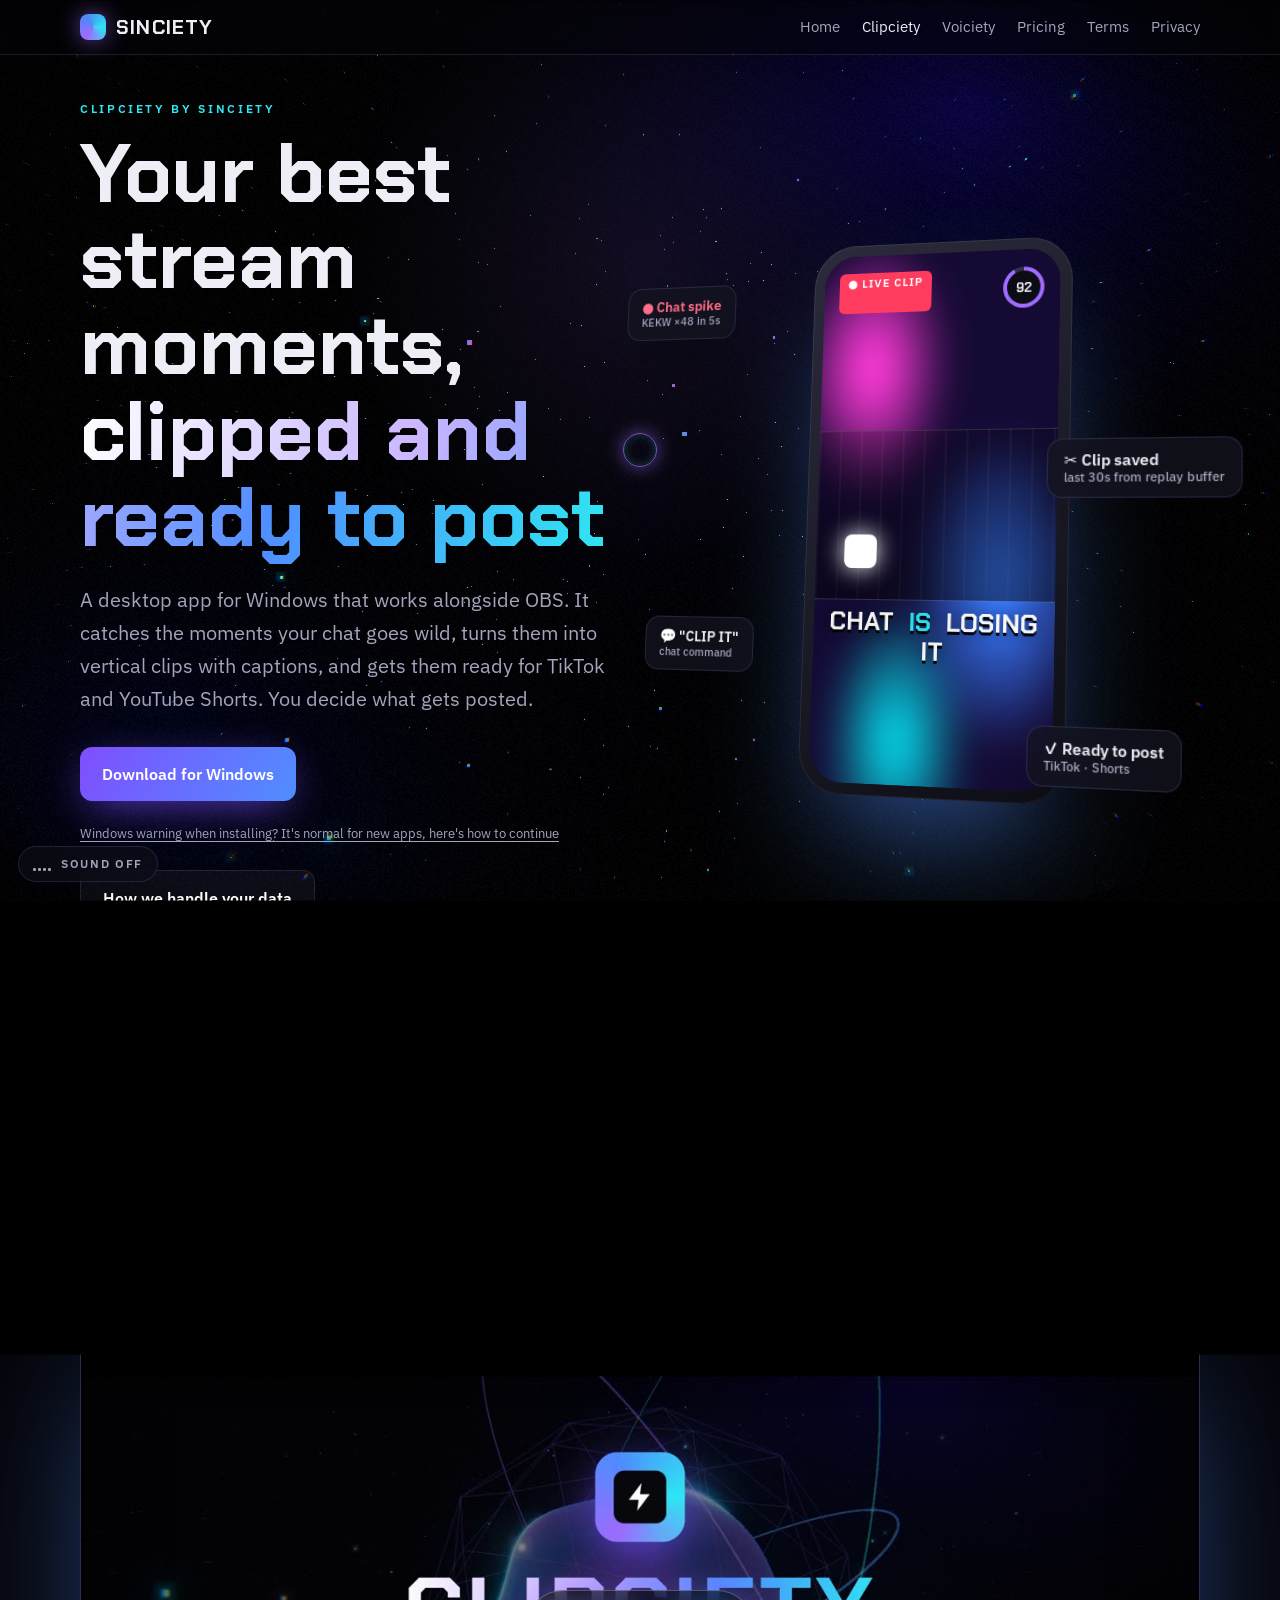
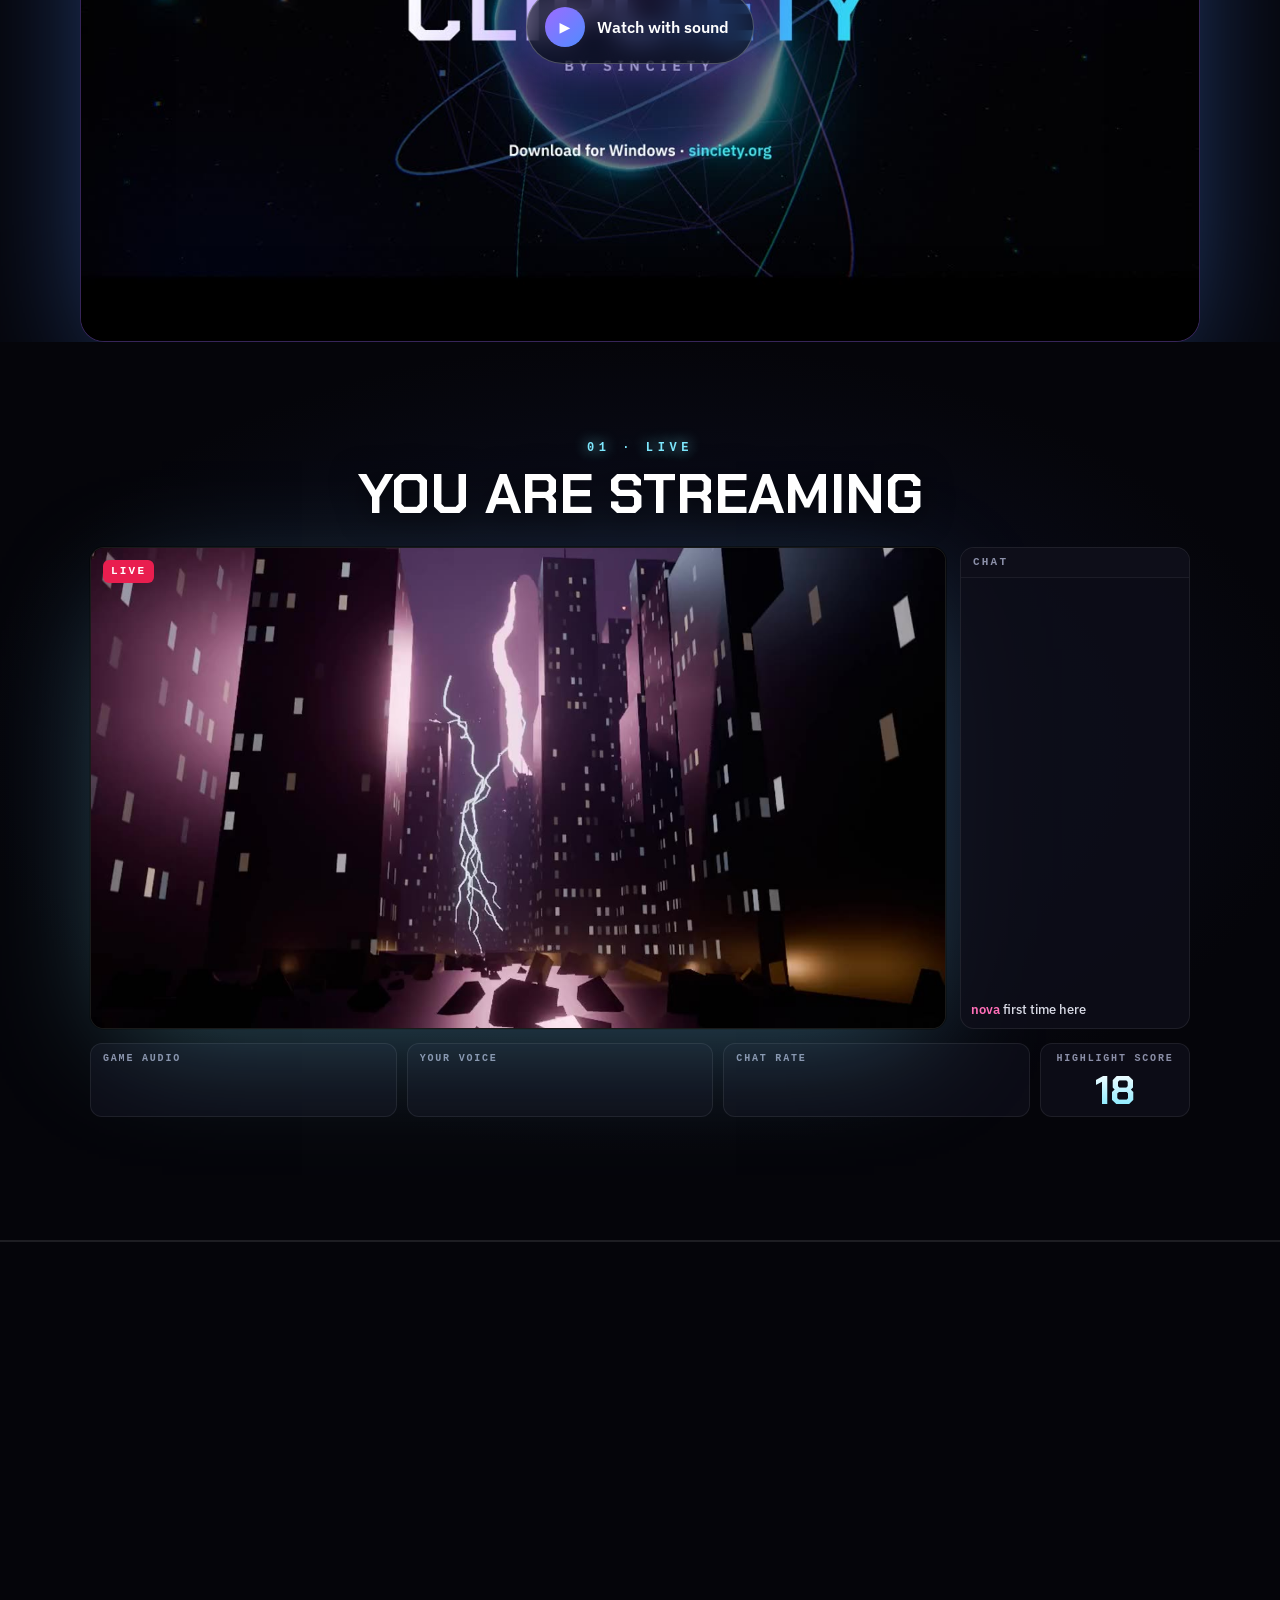
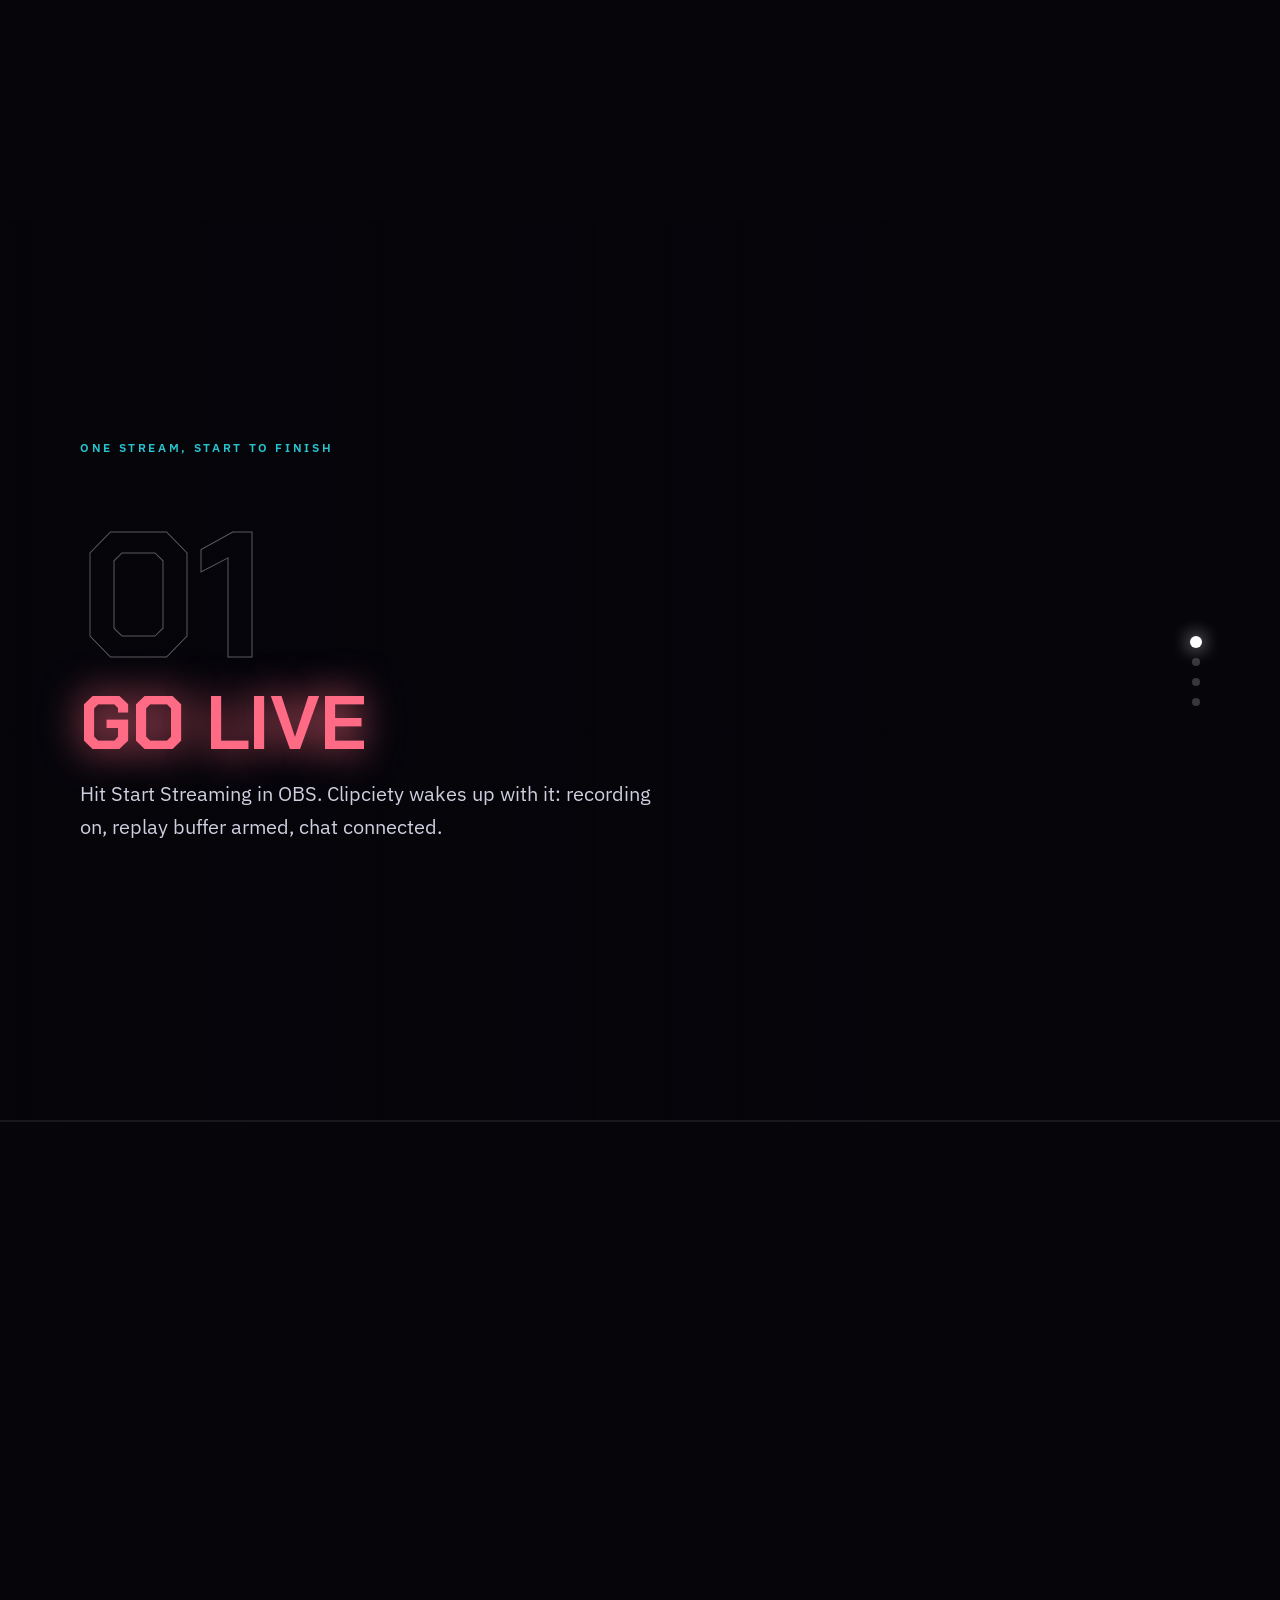
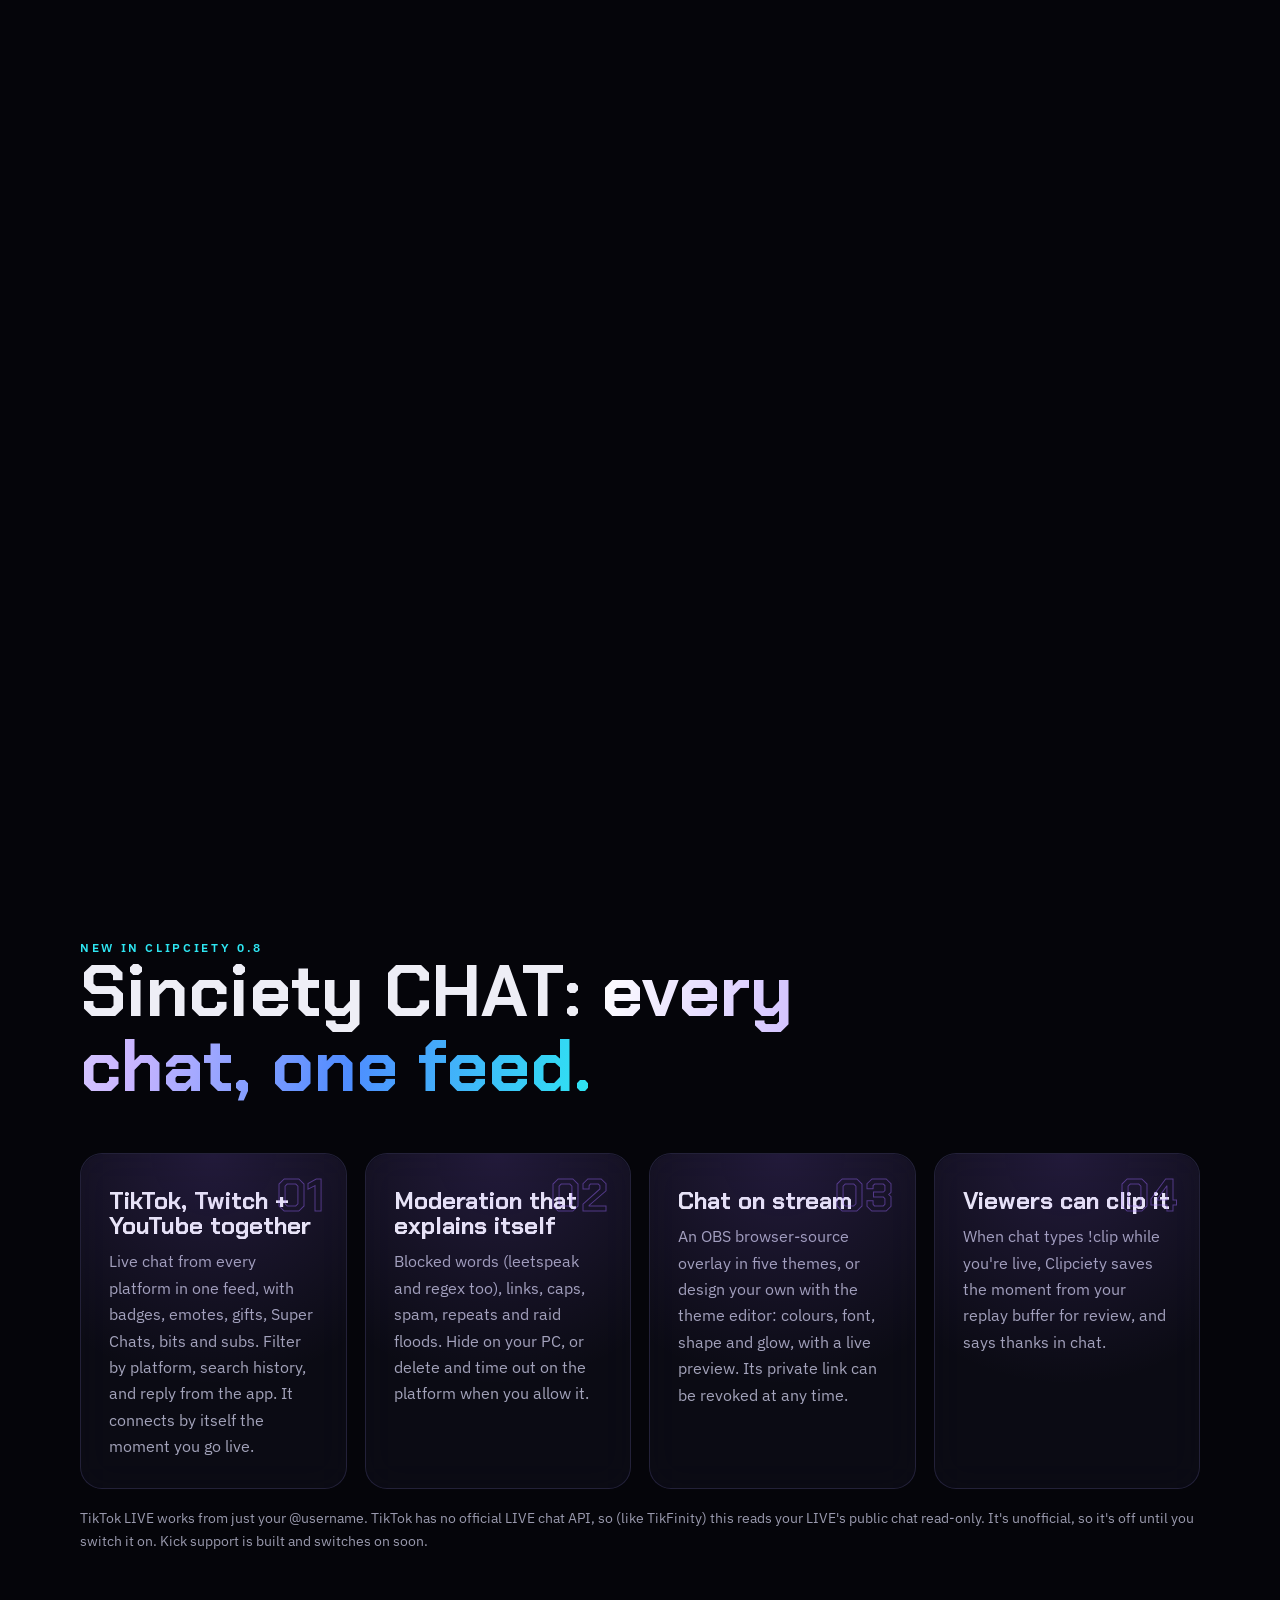
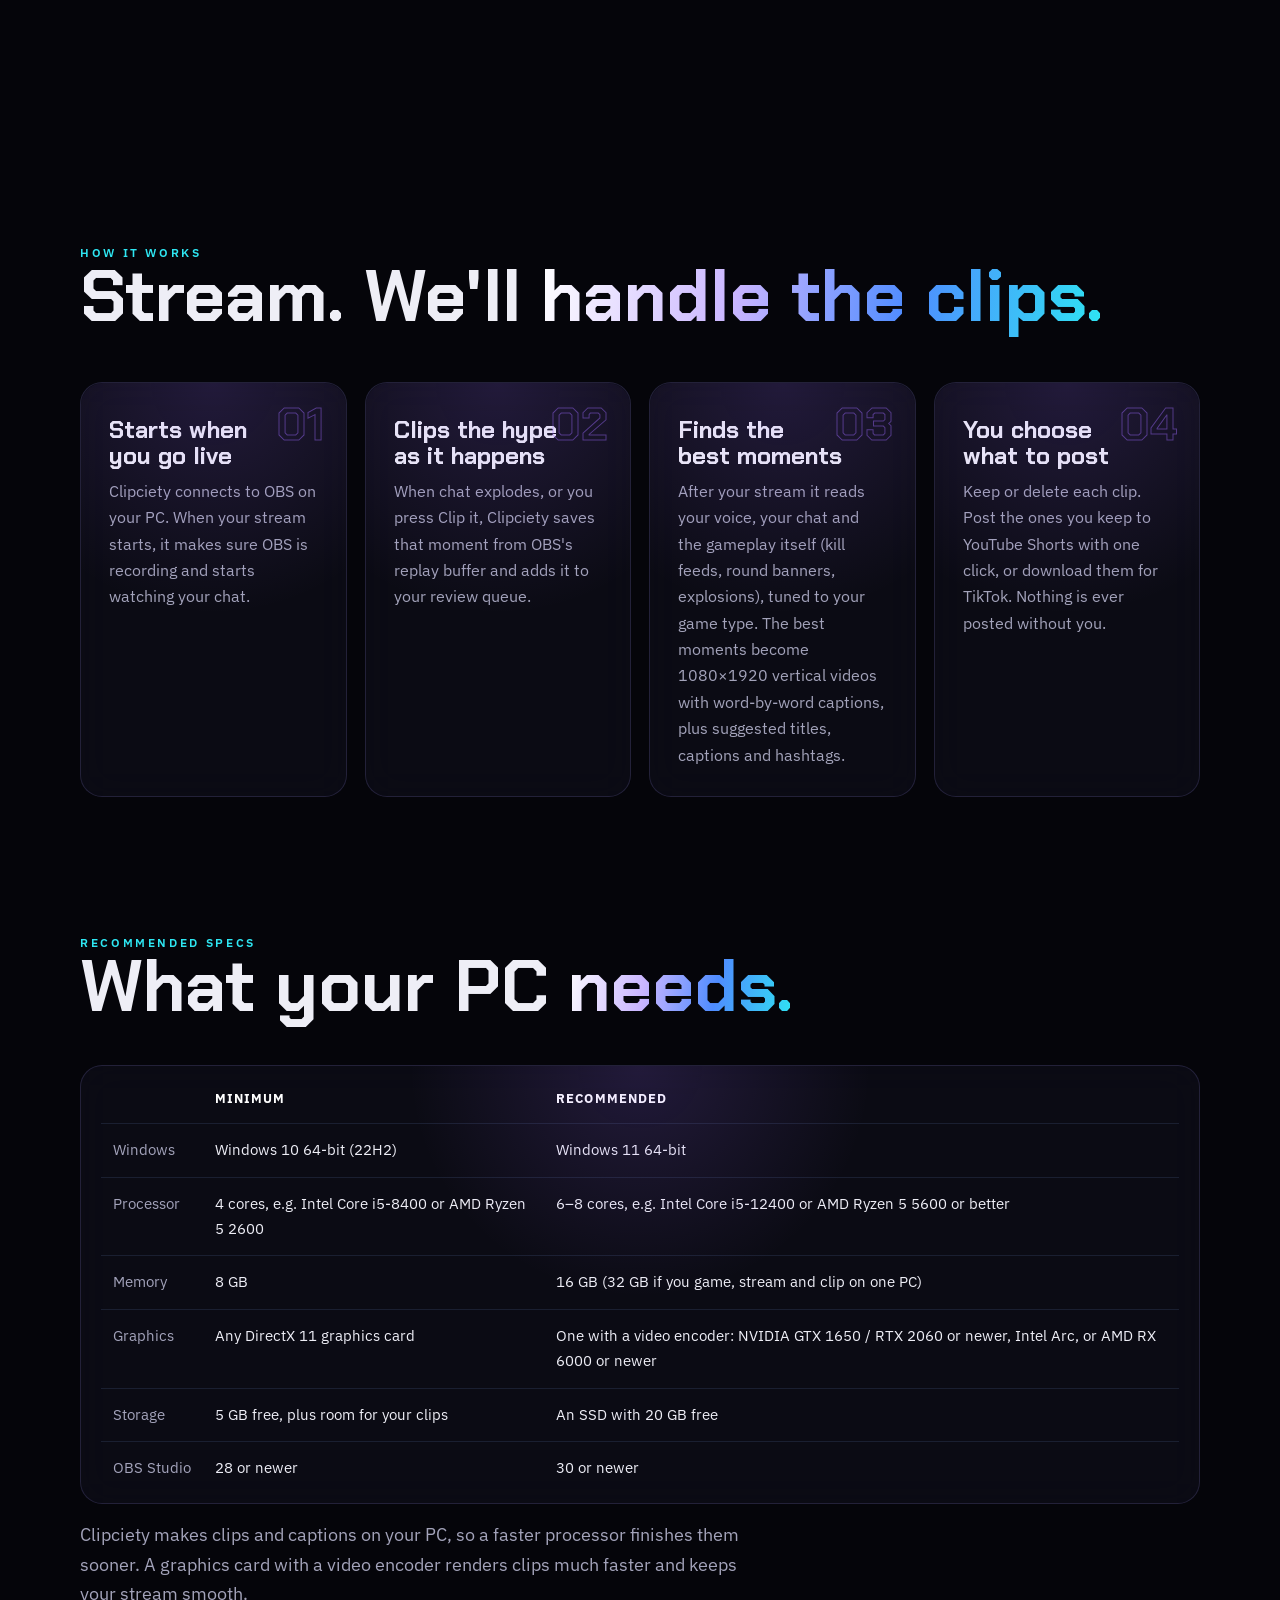
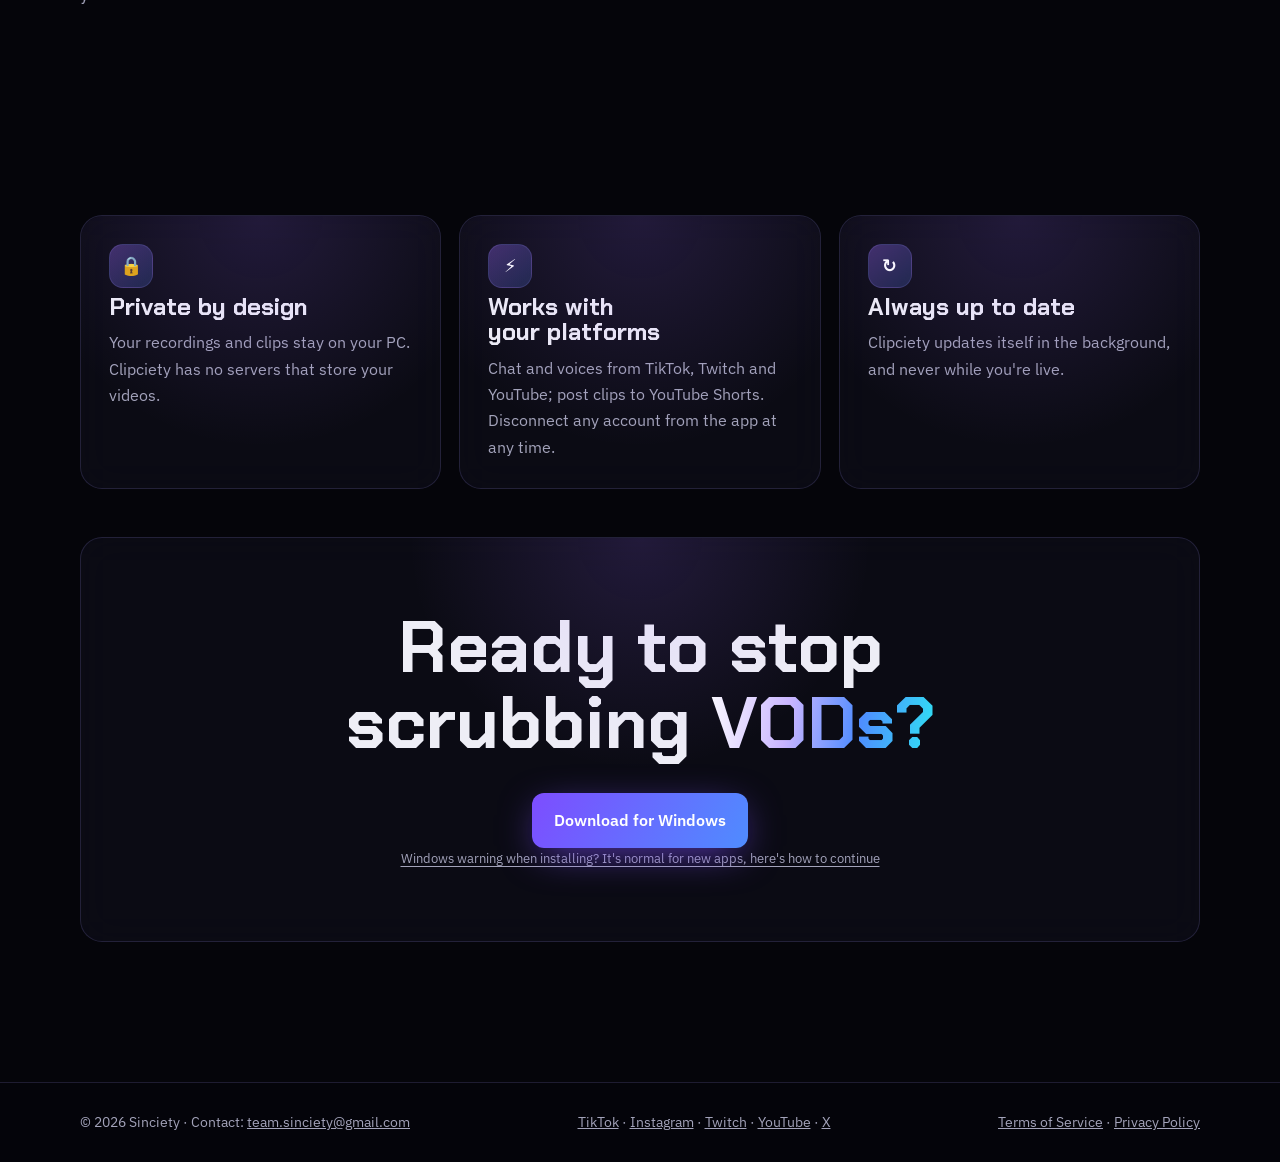
<file: clipciety/index.html>
<!doctype html>
<html lang="en">
<head>
  <meta charset="utf-8">
  <meta name="viewport" content="width=device-width, initial-scale=1, viewport-fit=cover">
  <title>Clipciety by Sinciety</title>
  <meta name="description" content="Clipciety finds the best moments in your streams, edits them into vertical clips with captions, and posts the ones you choose.">
  <meta name="theme-color" content="#05050a">
  <link rel="icon" href="icon.png">
  <link rel="preconnect" href="https://fonts.googleapis.com">
  <link rel="preconnect" href="https://fonts.gstatic.com" crossorigin>
  <link rel="stylesheet" href="https://fonts.googleapis.com/css2?family=Chakra+Petch:wght@500;600;700;800&family=IBM+Plex+Sans:wght@400;500;600&display=swap">
  <link rel="stylesheet" href="../styles.css">
  <link rel="stylesheet" href="../assets/moment.css">
<style>
  .sale-on{display:none!important}
  html.sale-live .sale-on{display:revert!important}
  html.sale-live a.sale-bar{display:block!important}
  html.sale-live .p-price{font-size:34px;white-space:nowrap}
  html.sale-live body{padding-bottom:64px}
  html.sale-live .sound-toggle{bottom:60px}
  html.sale-live .sale-off{display:none!important}
  .sale-bar{position:fixed;left:0;right:0;bottom:0;z-index:999;display:block;box-shadow:0 -8px 30px rgba(0,0,0,.4);text-align:center;padding:9px 16px;font:600 14px/1.4 system-ui,sans-serif;color:#fff;text-decoration:none;
    background:linear-gradient(90deg,#7d4dff,#4f8cff)}
  .sale-bar b{font-weight:800}
  .was{color:#8a8ca3;font-size:.55em;font-weight:600;margin-right:6px}
  .sale-tag{display:inline-block;white-space:nowrap;margin:8px 0 2px;padding:3px 10px;border-radius:999px;font:700 12px/1.4 system-ui,sans-serif;color:#fff;background:linear-gradient(90deg,#7d4dff,#4f8cff)}
</style>
<script>try{if(Date.now()<Date.parse("2026-12-01T08:00:00Z"))document.documentElement.classList.add("sale-live")}catch(e){}</script>
</head>
<body>
  <a class="sale-bar sale-on" href="pricing.html"><b>November sale:</b> 30% off your first month of any Clipciety plan, including Sinciety COMMAND Premium. Ends Nov 30 →</a>
  <canvas id="scene3d" aria-hidden="true"></canvas>

  <header class="site"><div class="wrap">
    <a class="brand" href="../"><i aria-hidden="true"></i>Sinciety</a>
    <nav class="site" aria-label="Main">
      <a href="../">Home</a>
      <a href="./" aria-current="page">Clipciety</a>
      <a href="voiciety.html">Voiciety</a>
      <a href="pricing.html">Pricing</a>
      <a href="terms.html">Terms</a>
      <a href="privacy.html">Privacy</a>
    </nav>
  </div></header>

  <main>
    <section class="wrap app-hero">
      <div>
        <div class="eyebrow reveal">Clipciety by Sinciety</div>
        <h1 class="reveal">Your best stream moments, <span class="grad">clipped and ready to post</span></h1>
        <p class="lede reveal">A desktop app for Windows that works alongside OBS. It catches the moments your chat goes wild, turns them into vertical clips with captions, and gets them ready for TikTok and YouTube Shorts. You decide what gets posted.</p>
        <div class="actions reveal">
          <a class="btn" href="https://downloads.sinciety.org/clipciety">Download for Windows</a>
          <p class="dl-help"><a href="../install.html">Windows warning when installing? It's normal for new apps, here's how to continue</a></p>
          <a class="btn ghost" href="privacy.html">How we handle your data</a>
        </div>
      </div>

      <div class="stage" aria-hidden="true">
        <div class="phone-scene" data-scene="20">
          <div class="phone">
            <div class="screen">
              <div class="clip-bg"></div>
              <div class="clip-game"></div>
              <div class="ui-top"><span class="live">● LIVE CLIP</span><span class="score"><b>92</b></span></div>
              <div class="caption" id="cap"><span>NO</span> <span>WAY</span> <span>HE</span> <span>HIT</span> <span>THAT</span></div>
            </div>
          </div>
          <div class="float f1"><span class="chip-live">● Chat spike</span><small>KEKW ×48 in 5s</small></div>
          <div class="float f2">✂ Clip saved<small>last 30s from replay buffer</small></div>
          <div class="float f3">💬 "CLIP IT"<small>chat command</small></div>
          <div class="float f4">✓ Ready to post<small>TikTok · Shorts</small></div>
        </div>
      </div>
    </section>

    <div class="marquee" aria-hidden="true"><div class="track">
      <span>Go live</span><b>✦</b><span>Chat pops off</span><b>✦</b><span>Auto clip</span><b>✦</b><span>Vertical edit</span><b>✦</b><span>Captions</span><b>✦</b><span>You approve</span><b>✦</b><span>Posted</span><b>✦</b>
      <span>Go live</span><b>✦</b><span>Chat pops off</span><b>✦</b><span>Auto clip</span><b>✦</b><span>Vertical edit</span><b>✦</b><span>Captions</span><b>✦</b><span>You approve</span><b>✦</b><span>Posted</span><b>✦</b>
    </div></div>

    <section class="block" aria-labelledby="trailer-h" style="padding-bottom:0"><div class="wrap">
      <div class="eyebrow reveal">Watch</div>
      <h2 id="trailer-h" class="reveal">See it <span class="grad">in action</span></h2>
      <div class="cinema reveal">
        <video muted loop playsinline preload="metadata" poster="../assets/video/clipciety-trailer.jpg" aria-label="Clipciety trailer">
          <source src="../assets/video/clipciety-trailer.mp4" type="video/mp4">
        </video>
        <button class="cinema-play" type="button"><b>▶</b>Watch with sound</button>
      </div>
    </div></section>

    <!-- ================= THE MOMENT: scroll-driven walkthrough ================= -->
    <section class="cm" aria-labelledby="cm-title">
      <div class="cm-stage">
        <div class="cm-head"><div class="cm-step">01 · Live</div><h2 class="cm-title" id="cm-title">You are streaming</h2></div>
        <div class="cm-rig">
          <div class="cm-screen">
            <video muted playsinline preload="none" poster="../assets/media/saga-poster.jpg" data-src="../assets/media/saga.mp4" aria-hidden="true"></video>
            <span class="cm-live">LIVE</span>
            <span class="cm-flag">HIGHLIGHT · 94</span>
            <div class="cm-crop" aria-hidden="true"></div>
            <div class="cm-cap" aria-hidden="true">No way she landed that</div>
          </div>
          <div class="cm-chat" aria-label="Example chat"></div>
          <div class="cm-signals" aria-hidden="true">
            <div class="cm-sig" style="--c:#7fe9ff"><small>Game audio</small><svg viewBox="0 0 100 36" preserveAspectRatio="none"><path/></svg></div>
            <div class="cm-sig" style="--c:#b28bff"><small>Your voice</small><svg viewBox="0 0 100 36" preserveAspectRatio="none"><path/></svg></div>
            <div class="cm-sig" style="--c:#ff3d9a"><small>Chat rate</small><svg viewBox="0 0 100 36" preserveAspectRatio="none"><path/></svg></div>
            <div class="cm-sig cm-score"><small>Highlight score</small><strong>18</strong></div>
          </div>
        </div>
        <div class="cm-queue" aria-hidden="true">
          <small>Review queue · 1 new</small>
          <div class="cm-qthumb"><img src="../assets/media/saga-poster-m.jpg" alt="" loading="lazy"></div>
          <h4>She landed it. Chat lost it.</h4>
          <p>0:24 · 9:16 · captions on</p>
          <div class="cm-qacts"><span>Keep</span><span>Delete</span></div>
        </div>
        <div class="cm-meter" aria-hidden="true"><i></i></div>
      </div>
    </section>

    <section class="story" aria-labelledby="story-h">
      <div class="story-pin"><div class="wrap">
        <div class="story-head"><div class="eyebrow">One stream, start to finish</div><h2 id="story-h" class="no-js-hint">How Clipciety works</h2></div>
        <div class="chapters">
          <div class="chapter c1"><span class="num">01</span><h3>Go live</h3><p>Hit Start Streaming in OBS. Clipciety wakes up with it: recording on, replay buffer armed, chat connected.</p></div>
          <div class="chapter c2"><span class="num">02</span><h3>Chat explodes</h3><p>KEKW floods in, someone types CLIP IT. Clipciety feels the spike and saves the moment from the replay buffer instantly.</p></div>
          <div class="chapter c3"><span class="num">03</span><h3>Auto-edit</h3><p>Cut to 9:16, captions popping word by word, titles and hashtags written for you, all on your own PC.</p></div>
          <div class="chapter c4"><span class="num">04</span><h3>You post</h3><p>Keep the bangers, delete the rest. One click sends them to YouTube Shorts, and every clip is saved ready to upload to TikTok, only when you say so.</p></div>
        </div>
        <div class="story-dots" aria-hidden="true"><i></i><i></i><i></i><i></i></div>
      </div><div class="story-bar" aria-hidden="true"><b></b></div></div>
    </section>

    <section class="block" id="chat" aria-labelledby="chat-h"><div class="wrap">
      <div class="eyebrow reveal">New in Clipciety 0.8</div>
      <h2 id="chat-h" class="reveal">Sinciety CHAT: <span class="grad">every chat, one feed.</span></h2>
      <div class="steps">
        <div class="glass reveal" data-tilt><h3>TikTok, Twitch + YouTube together</h3><p>Live chat from every platform in one feed, with badges, emotes, gifts, Super Chats, bits and subs. Filter by platform, search history, and reply from the app. It connects by itself the moment you go live.</p></div>
        <div class="glass reveal" data-tilt><h3>Moderation that explains itself</h3><p>Blocked words (leetspeak and regex too), links, caps, spam, repeats and raid floods. Hide on your PC, or delete and time out on the platform when you allow it.</p></div>
        <div class="glass reveal" data-tilt><h3>Chat on stream</h3><p>An OBS browser-source overlay in five themes, or design your own with the theme editor: colours, font, shape and glow, with a live preview. Its private link can be revoked at any time.</p></div>
        <div class="glass reveal" data-tilt><h3>Viewers can clip it</h3><p>When chat types !clip while you're live, Clipciety saves the moment from your replay buffer for review, and says thanks in chat.</p></div>
      </div>
      <p class="reveal" style="margin-top:18px;color:#9a9aae;font-size:14px">TikTok LIVE works from just your @username. TikTok has no official LIVE chat API, so (like TikFinity) this reads your LIVE's public chat read-only. It's unofficial, so it's off until you switch it on. Kick support is built and switches on soon.</p>
    </div></section>

    <section class="block" aria-labelledby="how"><div class="wrap">
      <div class="eyebrow reveal">How it works</div>
      <h2 id="how" class="reveal">Stream. We'll <span class="grad">handle the clips.</span></h2>
      <div class="steps">
        <div class="glass reveal" data-tilt><h3>Starts when you go live</h3><p>Clipciety connects to OBS on your PC. When your stream starts, it makes sure OBS is recording and starts watching your chat.</p></div>
        <div class="glass reveal" data-tilt><h3>Clips the hype as it happens</h3><p>When chat explodes, or you press Clip it, Clipciety saves that moment from OBS's replay buffer and adds it to your review queue.</p></div>
        <div class="glass reveal" data-tilt><h3>Finds the best moments</h3><p>After your stream it reads your voice, your chat and the gameplay itself (kill feeds, round banners, explosions), tuned to your game type. The best moments become 1080×1920 vertical videos with word-by-word captions, plus suggested titles, captions and hashtags.</p></div>
        <div class="glass reveal" data-tilt><h3>You choose what to post</h3><p>Keep or delete each clip. Post the ones you keep to YouTube Shorts with one click, or download them for TikTok. Nothing is ever posted without you.</p></div>
      </div>
    </div></section>

    <section class="block" id="specs" aria-labelledby="specs-h" style="padding-top:0"><div class="wrap">
      <div class="eyebrow reveal">Recommended specs</div>
      <h2 id="specs-h" class="reveal">What your PC <span class="grad">needs.</span></h2>
      <div class="glass reveal specs-wrap">
        <table class="specs">
          <thead><tr><th></th><th>Minimum</th><th>Recommended</th></tr></thead>
          <tbody>
            <tr><td>Windows</td><td>Windows 10 64-bit (22H2)</td><td>Windows 11 64-bit</td></tr>
            <tr><td>Processor</td><td>4 cores, e.g. Intel Core i5-8400 or AMD Ryzen 5 2600</td><td>6–8 cores, e.g. Intel Core i5-12400 or AMD Ryzen 5 5600 or better</td></tr>
            <tr><td>Memory</td><td>8 GB</td><td>16 GB (32 GB if you game, stream and clip on one PC)</td></tr>
            <tr><td>Graphics</td><td>Any DirectX 11 graphics card</td><td>One with a video encoder: NVIDIA GTX 1650 / RTX 2060 or newer, Intel Arc, or AMD RX 6000 or newer</td></tr>
            <tr><td>Storage</td><td>5 GB free, plus room for your clips</td><td>An SSD with 20 GB free</td></tr>
            <tr><td>OBS Studio</td><td>28 or newer</td><td>30 or newer</td></tr>
          </tbody>
        </table>
      </div>
      <p class="sub reveal">Clipciety makes clips and captions on your PC, so a faster processor finishes them sooner. A graphics card with a video encoder renders clips much faster and keeps your stream smooth.</p>
    </div></section>

    <section class="block" aria-labelledby="trust" style="padding-top:0"><div class="wrap">
      <div class="grid3">
        <div class="glass reveal" data-tilt><div class="icon-dot">🔒</div><h3>Private by design</h3><p>Your recordings and clips stay on your PC. Clipciety has no servers that store your videos.</p></div>
        <div class="glass reveal" data-tilt><div class="icon-dot">⚡</div><h3>Works with your platforms</h3><p>Chat and voices from TikTok, Twitch and YouTube; post clips to YouTube Shorts. Disconnect any account from the app at any time.</p></div>
        <div class="glass reveal" data-tilt><div class="icon-dot">↻</div><h3>Always up to date</h3><p>Clipciety updates itself in the background, and never while you're live.</p></div>
      </div>
      <div class="glass cta reveal" style="margin-top:48px" data-tilt="4">
        <h2 id="trust">Ready to stop scrubbing <span class="grad">VODs?</span></h2>
        <div class="actions" style="justify-content:center"><a class="btn" href="https://downloads.sinciety.org/clipciety">Download for Windows</a></div>
        <p class="dl-help"><a href="../install.html">Windows warning when installing? It's normal for new apps, here's how to continue</a></p>
      </div>
    </div></section>
  </main>

  <footer class="site"><div class="wrap">
    <span>© 2026 Sinciety · Contact: <a href="mailto:team.sinciety@gmail.com">team.sinciety@gmail.com</a></span>
    <span class="social"><a href="https://www.tiktok.com/@expliry" target="_blank" rel="noopener">TikTok</a> · <a href="https://www.instagram.com/expliry" target="_blank" rel="noopener">Instagram</a> · <a href="https://www.twitch.tv/expliry" target="_blank" rel="noopener">Twitch</a> · <a href="https://www.youtube.com/@expliry" target="_blank" rel="noopener">YouTube</a> · <a href="https://x.com/expliry" target="_blank" rel="noopener">X</a></span>
    <span><a href="terms.html">Terms of Service</a> · <a href="privacy.html">Privacy Policy</a></span>
  </div></footer>

  <script src="../assets/lenis.min.js"></script>
  <script src="../assets/site.js"></script>
  <script src="../assets/sound.js"></script>
  <script>
    // Karaoke-style caption: highlight one word at a time, like Clipciety's real captions.
    (() => {
      if (matchMedia('(prefers-reduced-motion: reduce)').matches) return;
      const lines = [['NO','WAY','HE','HIT','THAT'], ['CHAT','IS','LOSING','IT'], ['CLIP','THAT','RIGHT','NOW']];
      const cap = document.getElementById('cap');
      let li = 0, wi = 0;
      setInterval(() => {
        if (wi === 0) cap.innerHTML = lines[li].map((w) => `<span>${w}</span>`).join(' ');
        [...cap.children].forEach((s, i) => s.classList.toggle('on', i === wi));
        if (++wi >= lines[li].length) { wi = 0; li = (li + 1) % lines.length; }
      }, 420);
    })();
  </script>
  <script type="module">
    import { startHero } from '../assets/hero3d.js';
    startHero(document.getElementById('scene3d'), { orb: false, density: 0.8 });
  </script>
  <script src="../assets/moment.js"></script>
  <script src="../assets/cinema.js" defer></script>
</body>
</html>
</file>
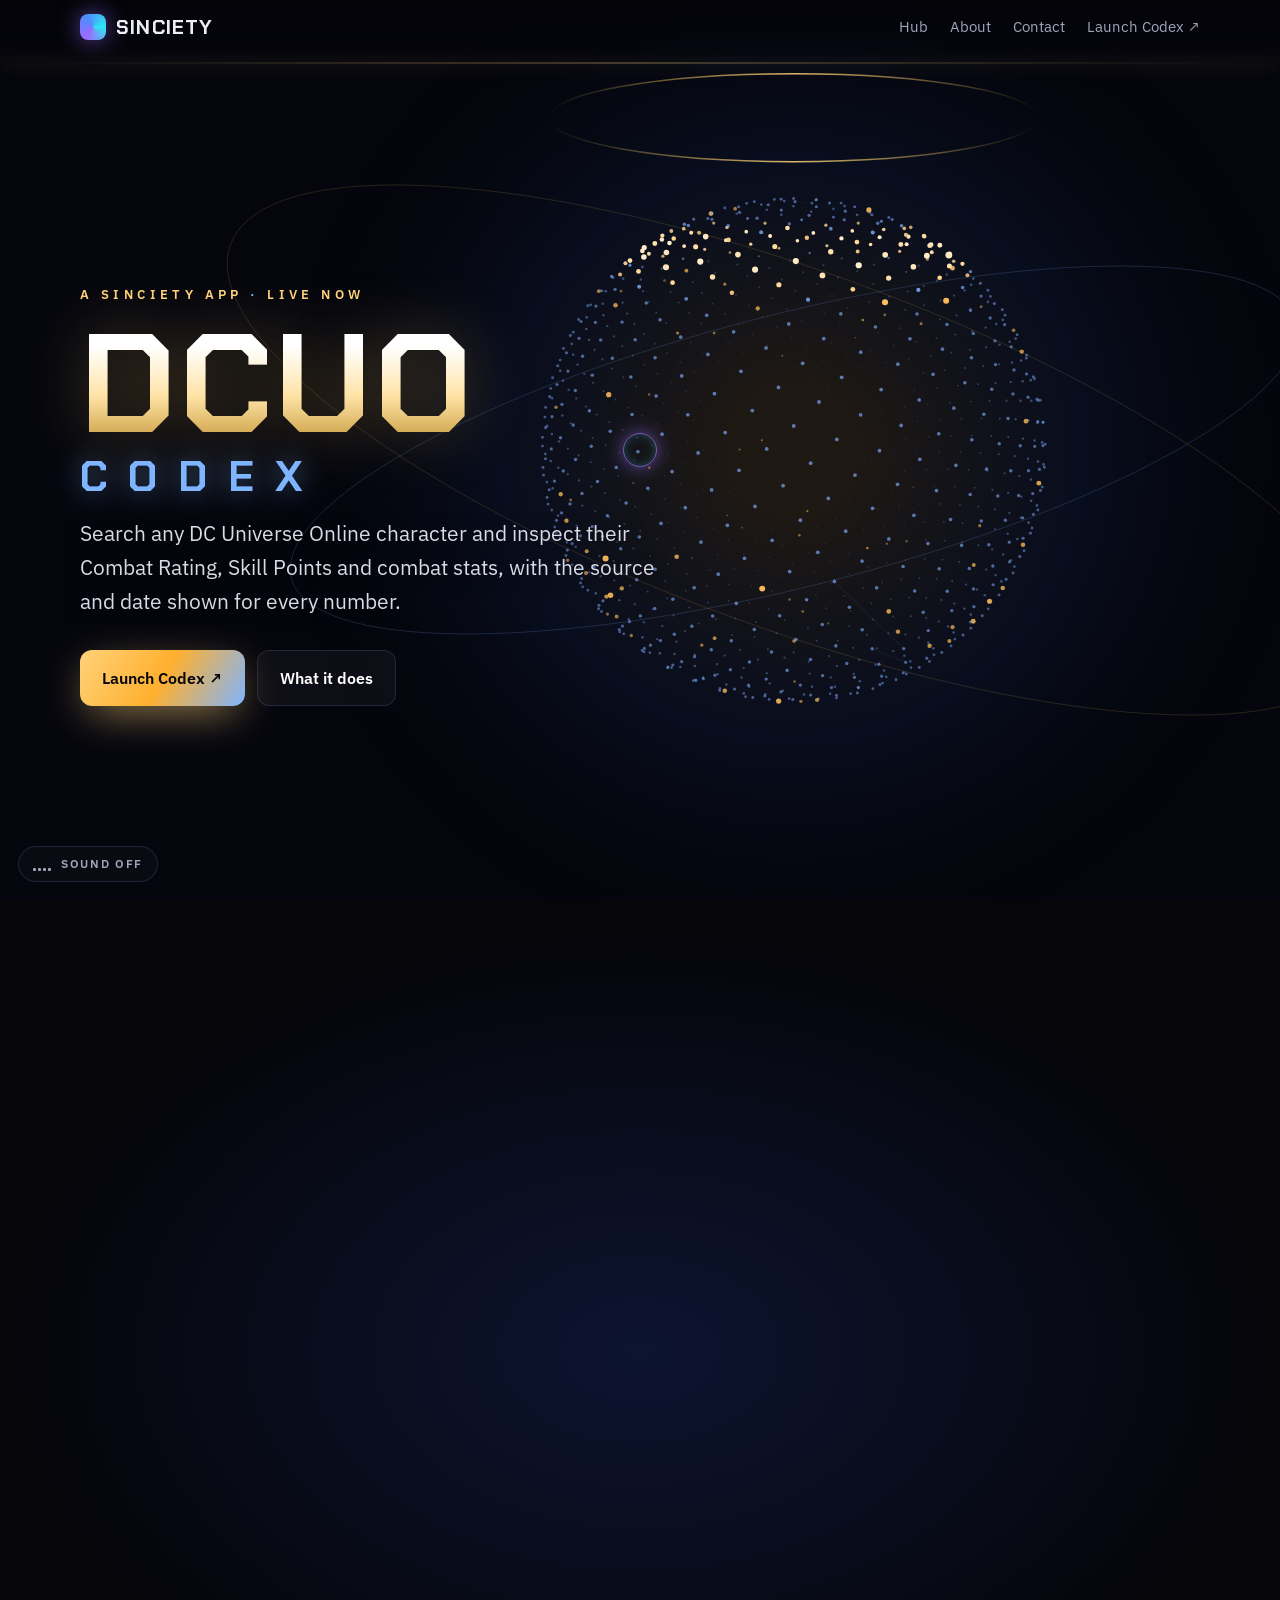
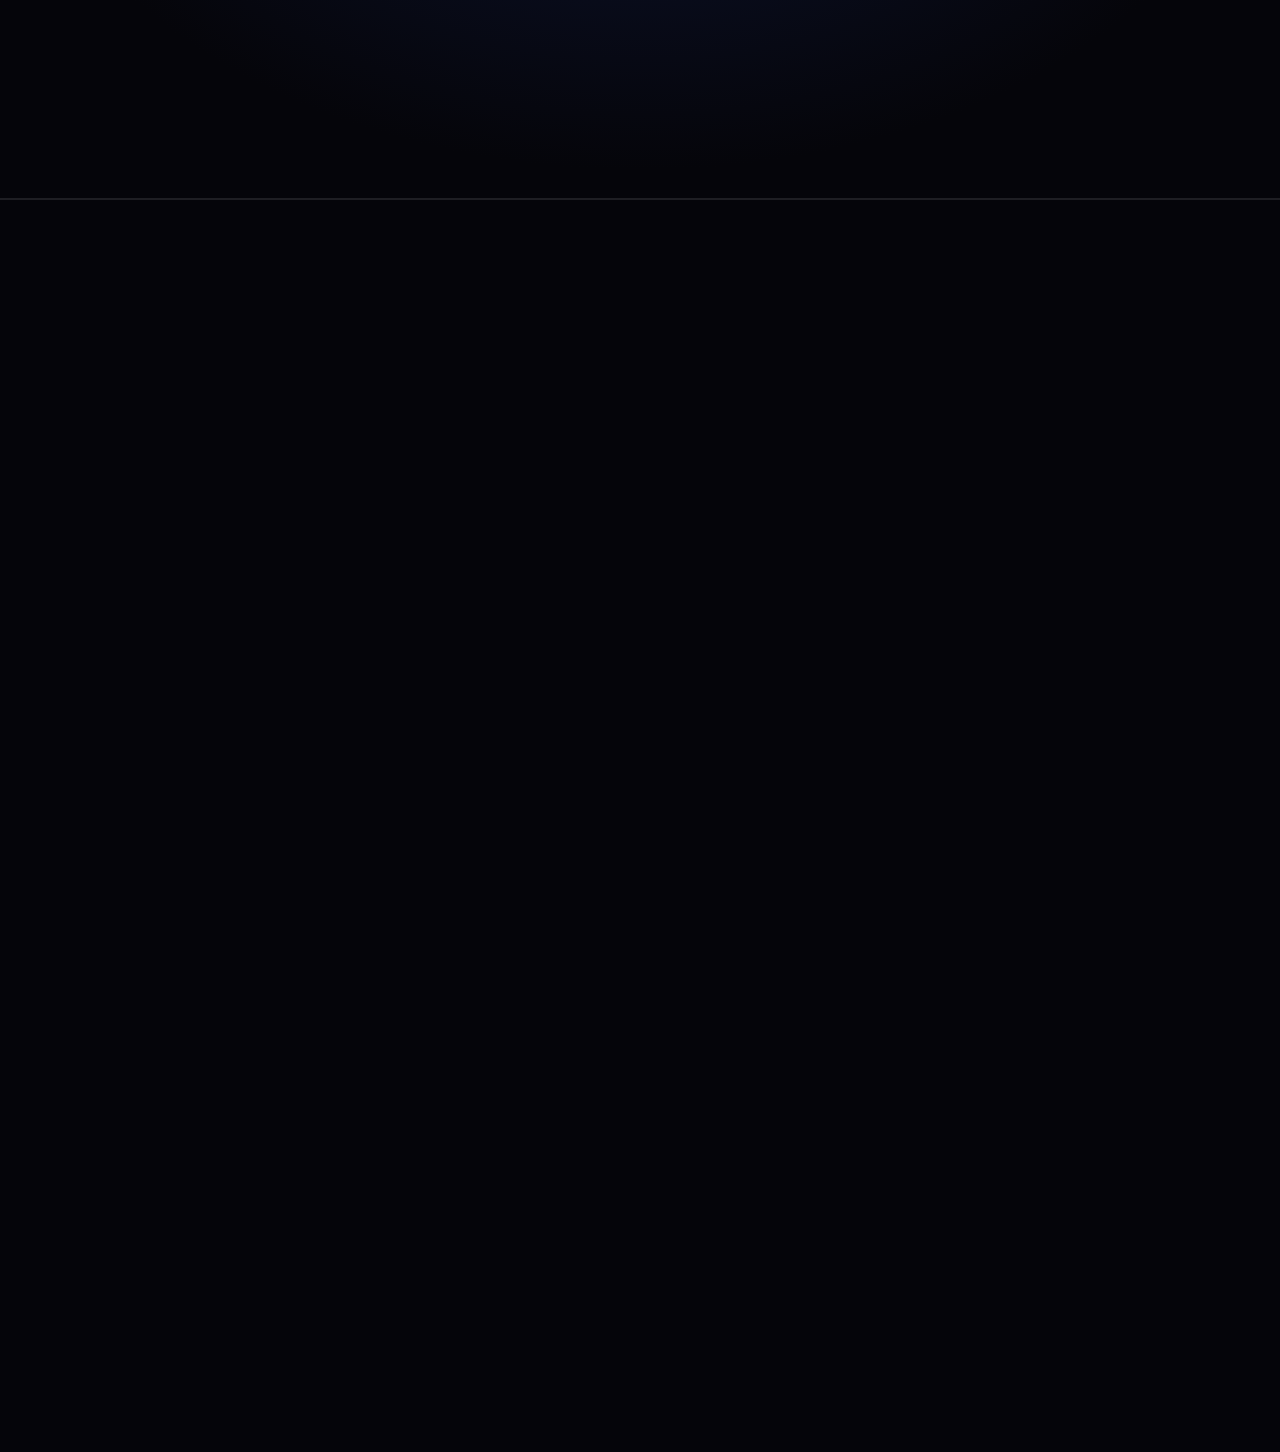
<file: codex/index.html>
<!doctype html>
<html lang="en"><head><meta charset="utf-8"><title>DCUO Codex by Sinciety</title>
<meta http-equiv="refresh" content="0; url=../census/"><link rel="canonical" href="https://sinciety.org/census/">
<style>body{background:#05060d;color:#eef1f8;font-family:system-ui,sans-serif;display:grid;place-items:center;min-height:100vh;margin:0}a{color:#ffd27a}</style></head>
<body><p>Taking you to <a href="../census/">DCUO Codex</a>…</p></body></html>
</file>
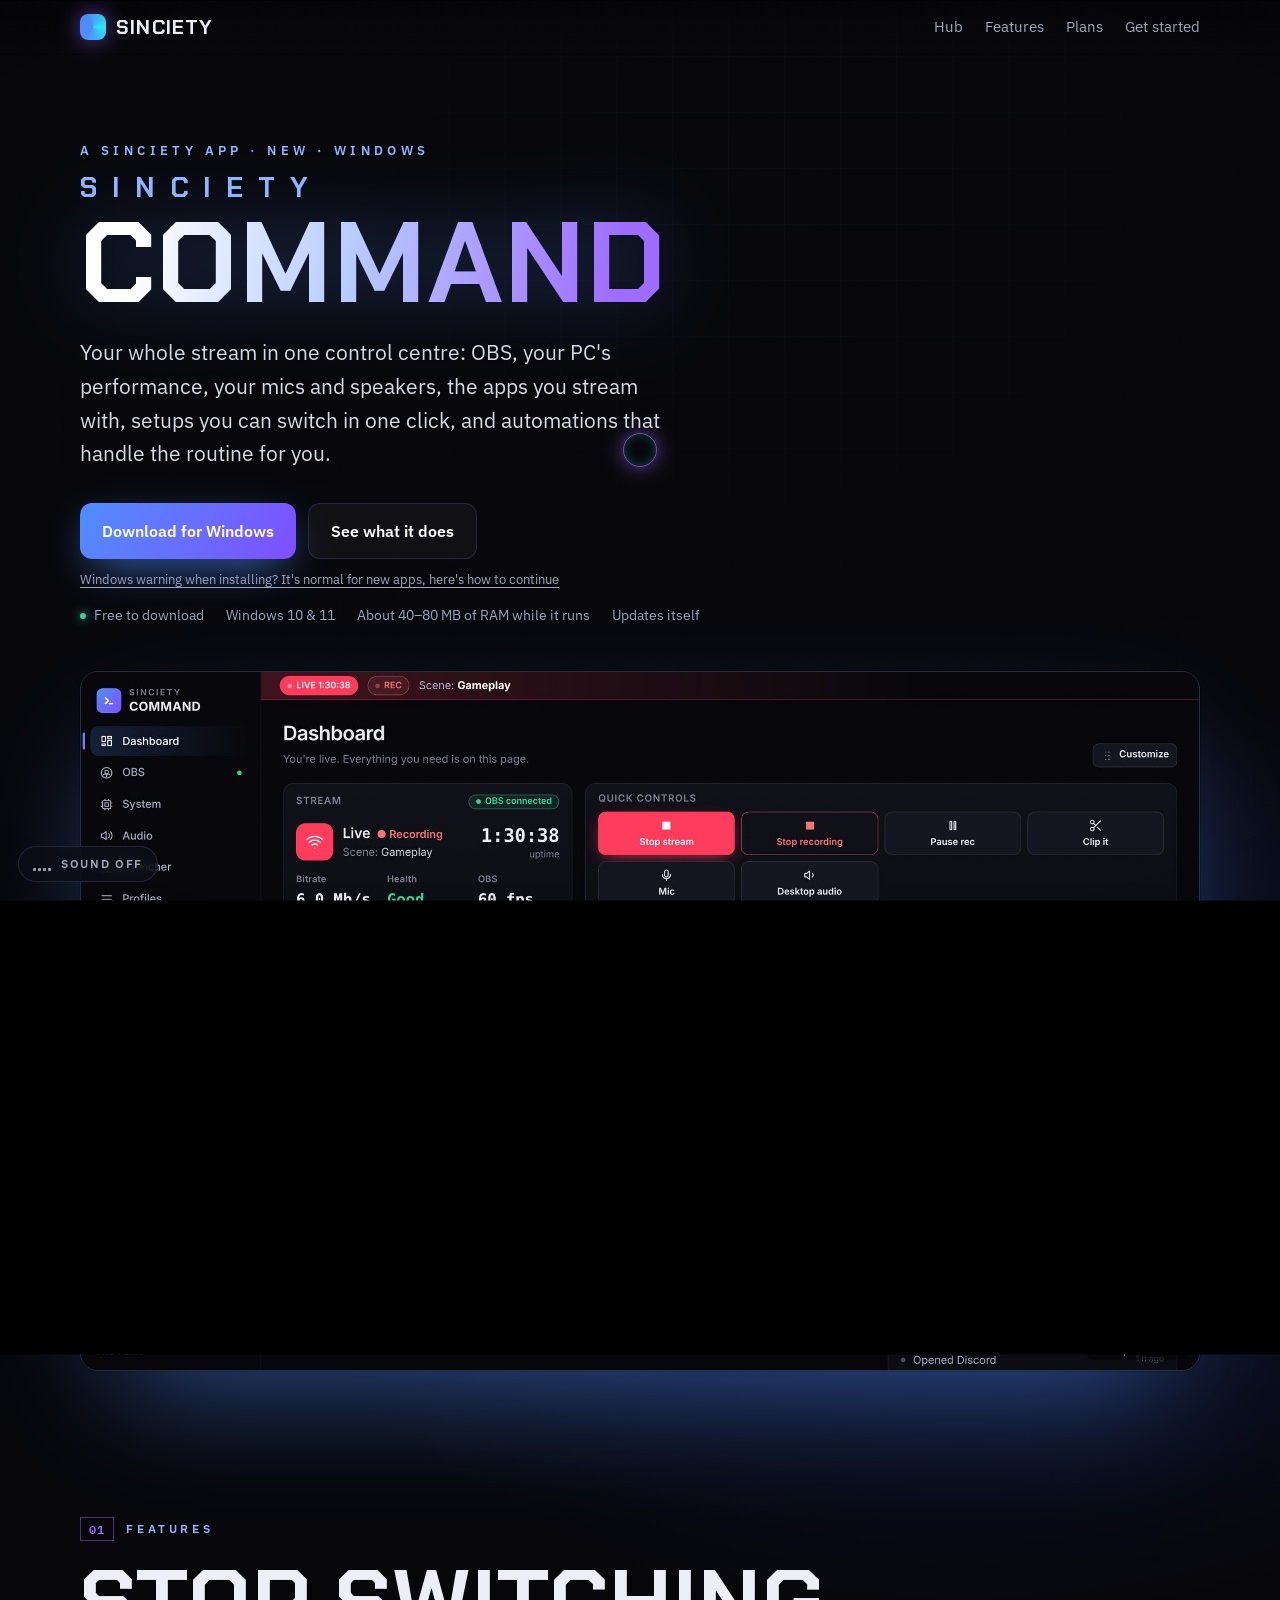
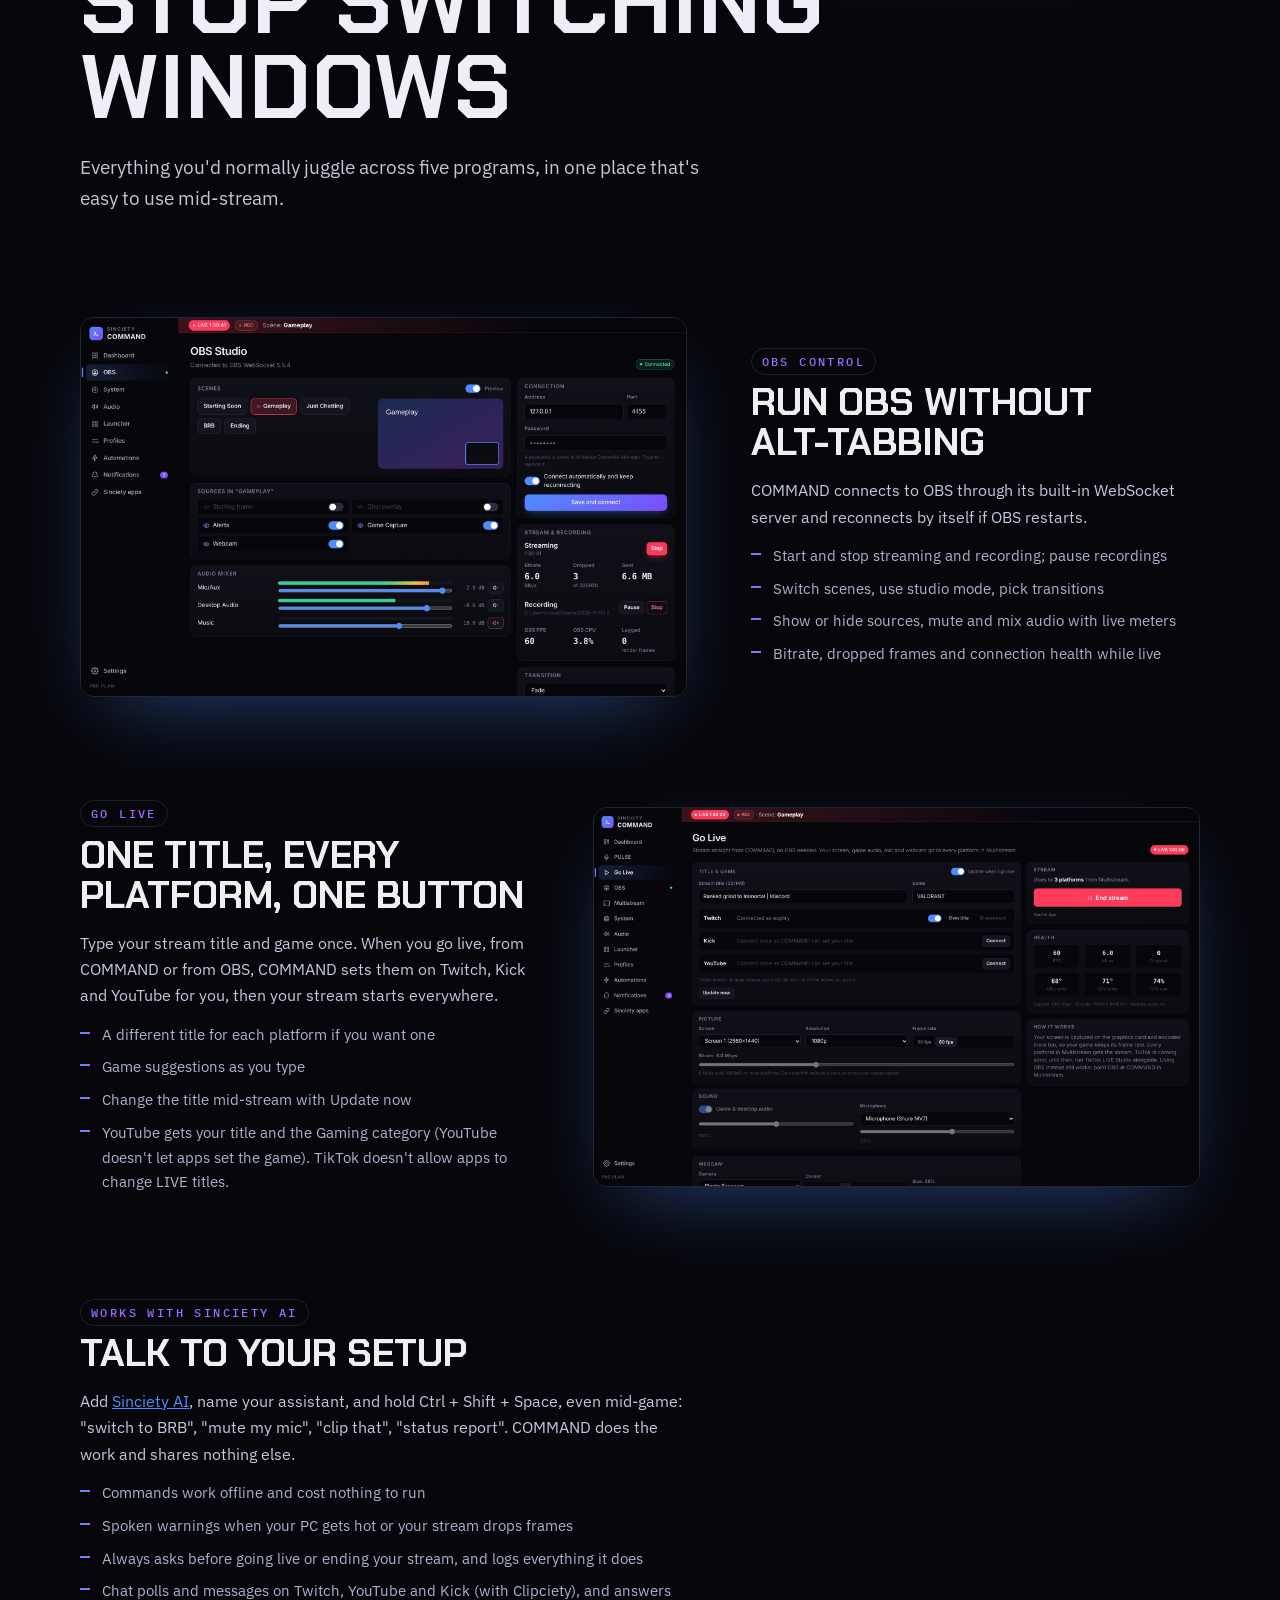
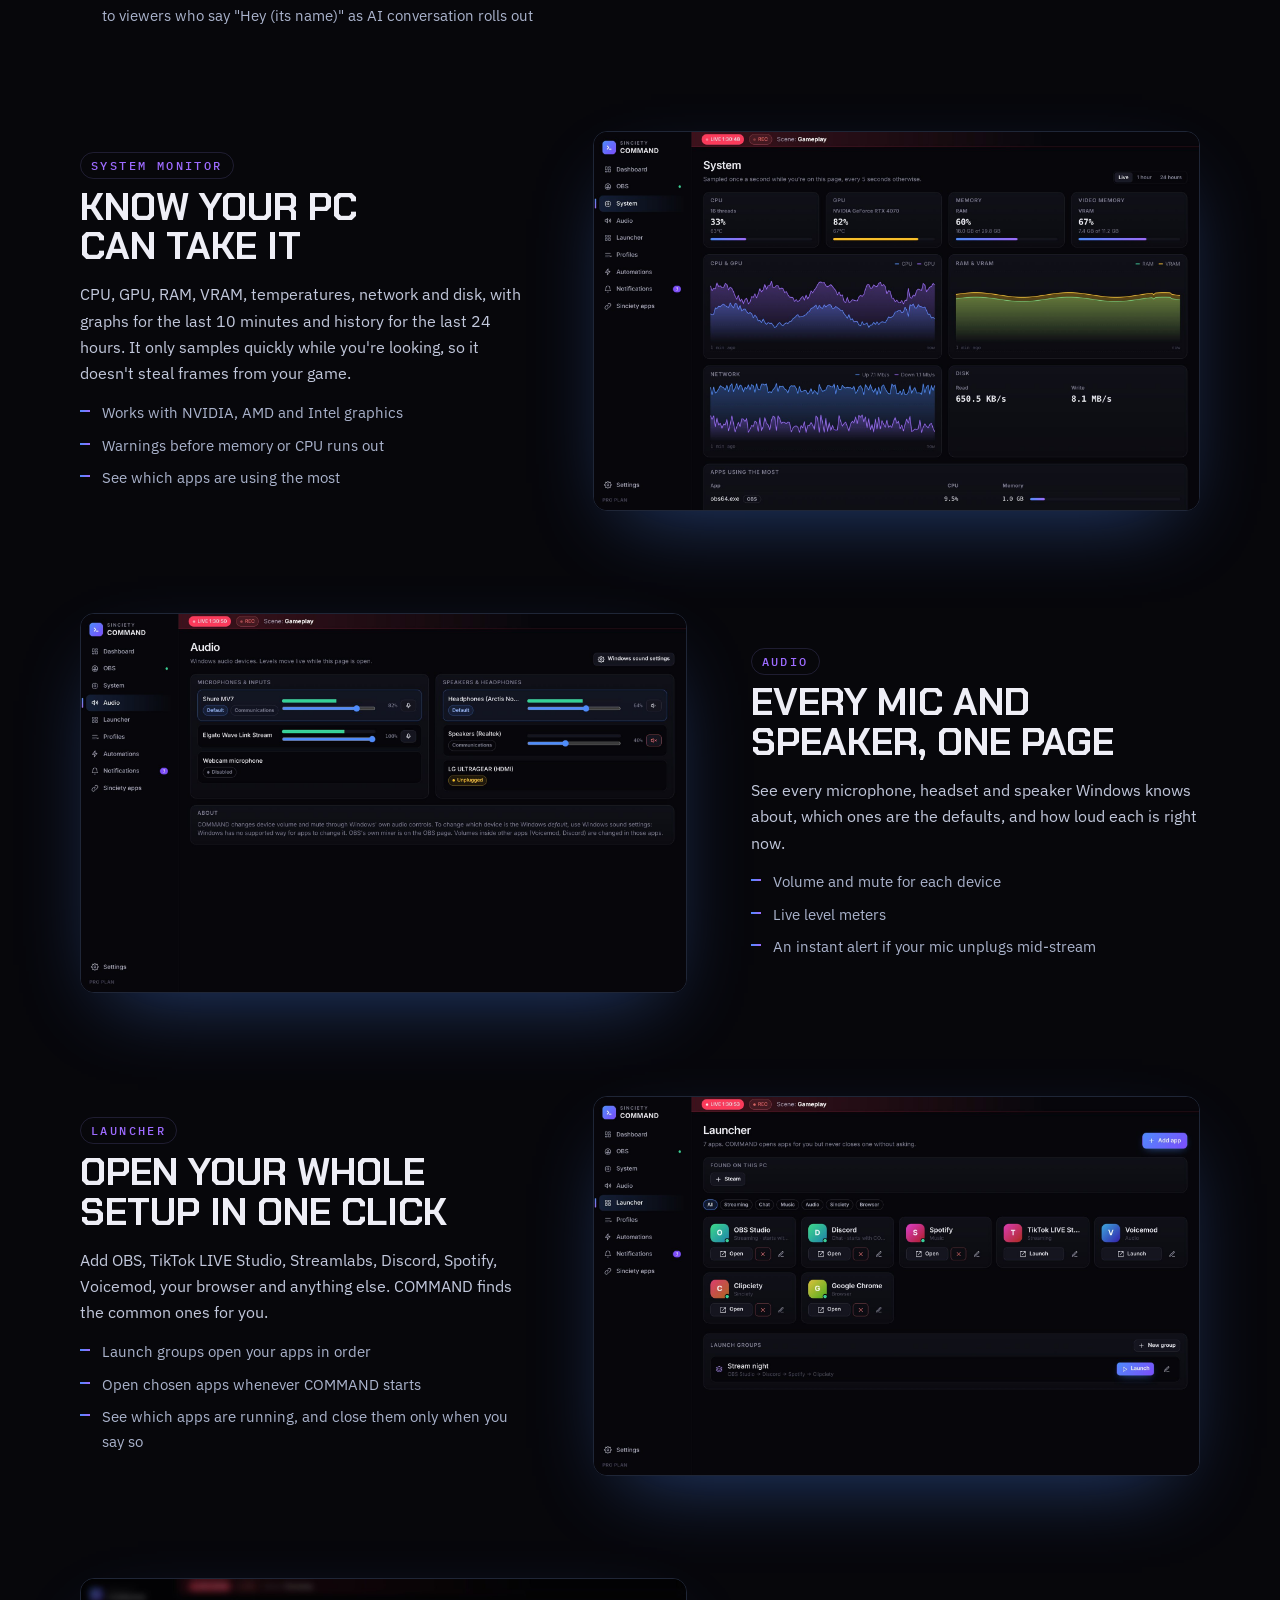
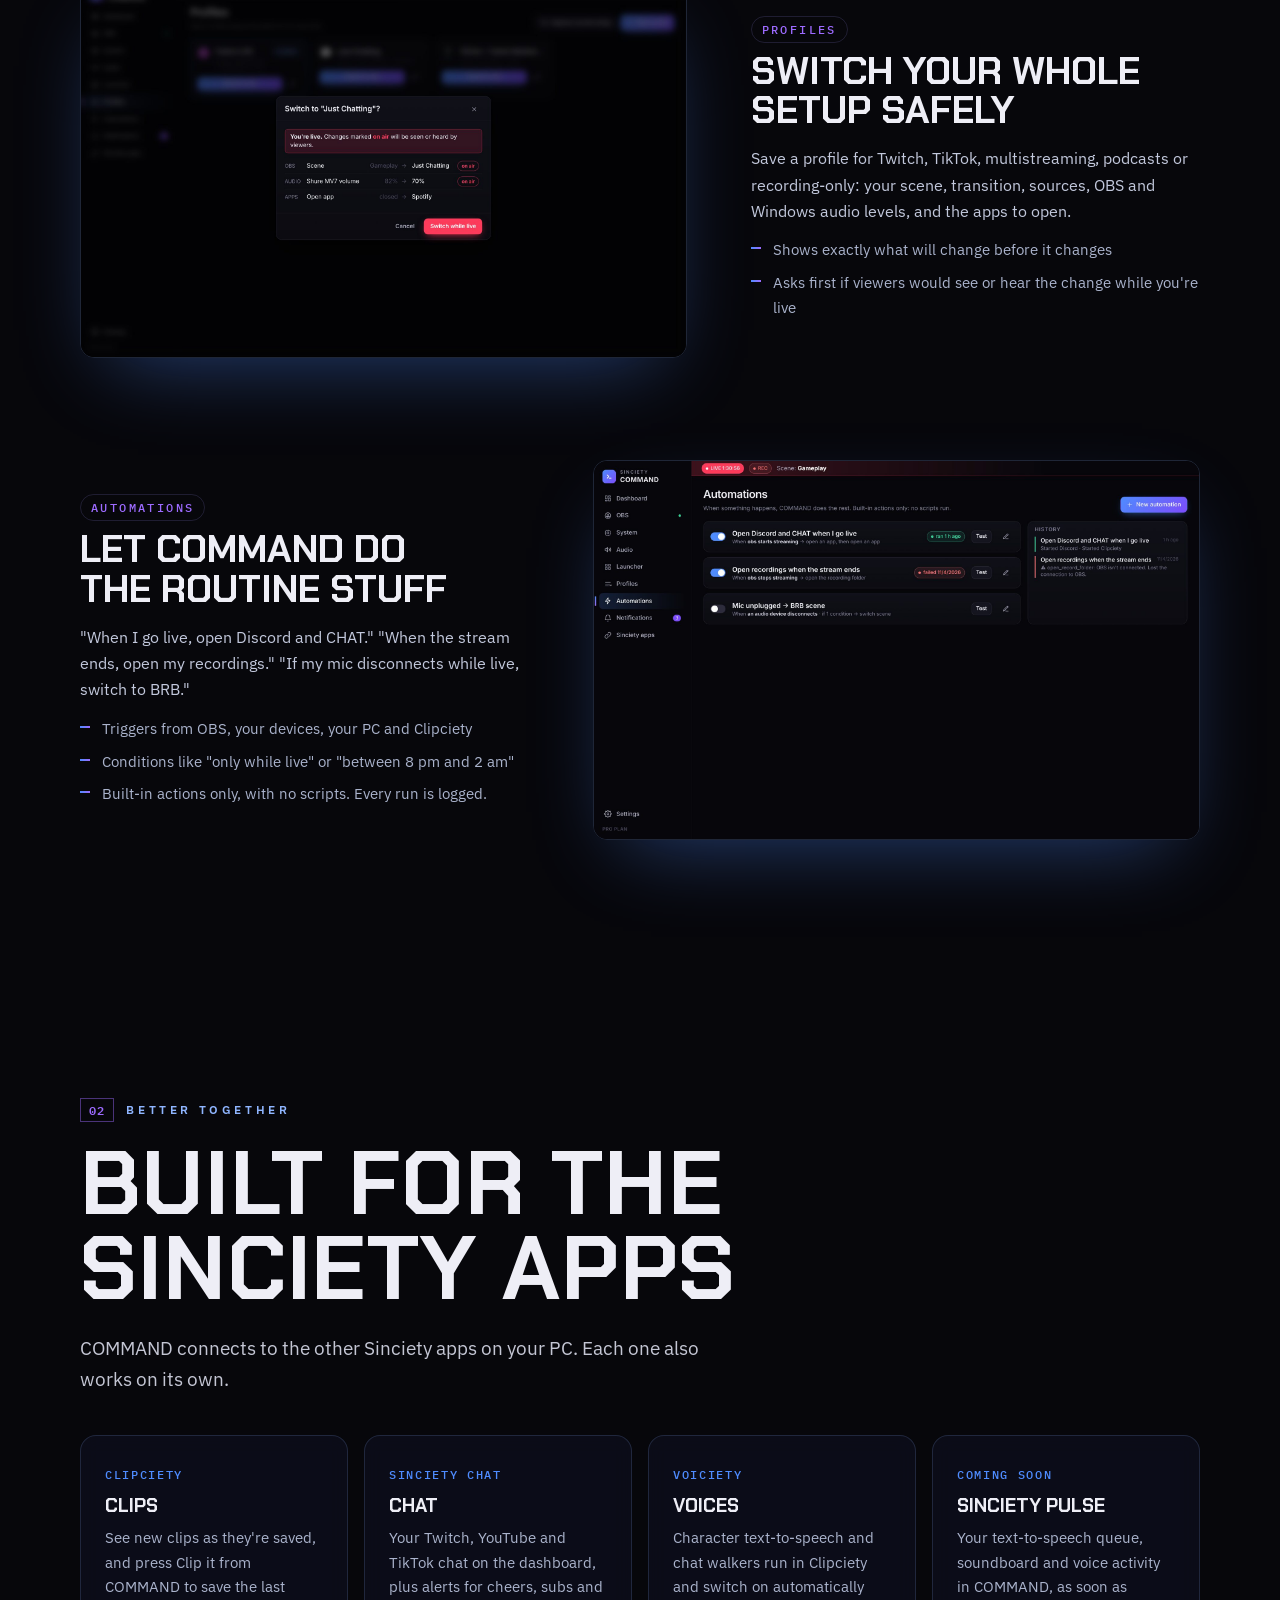
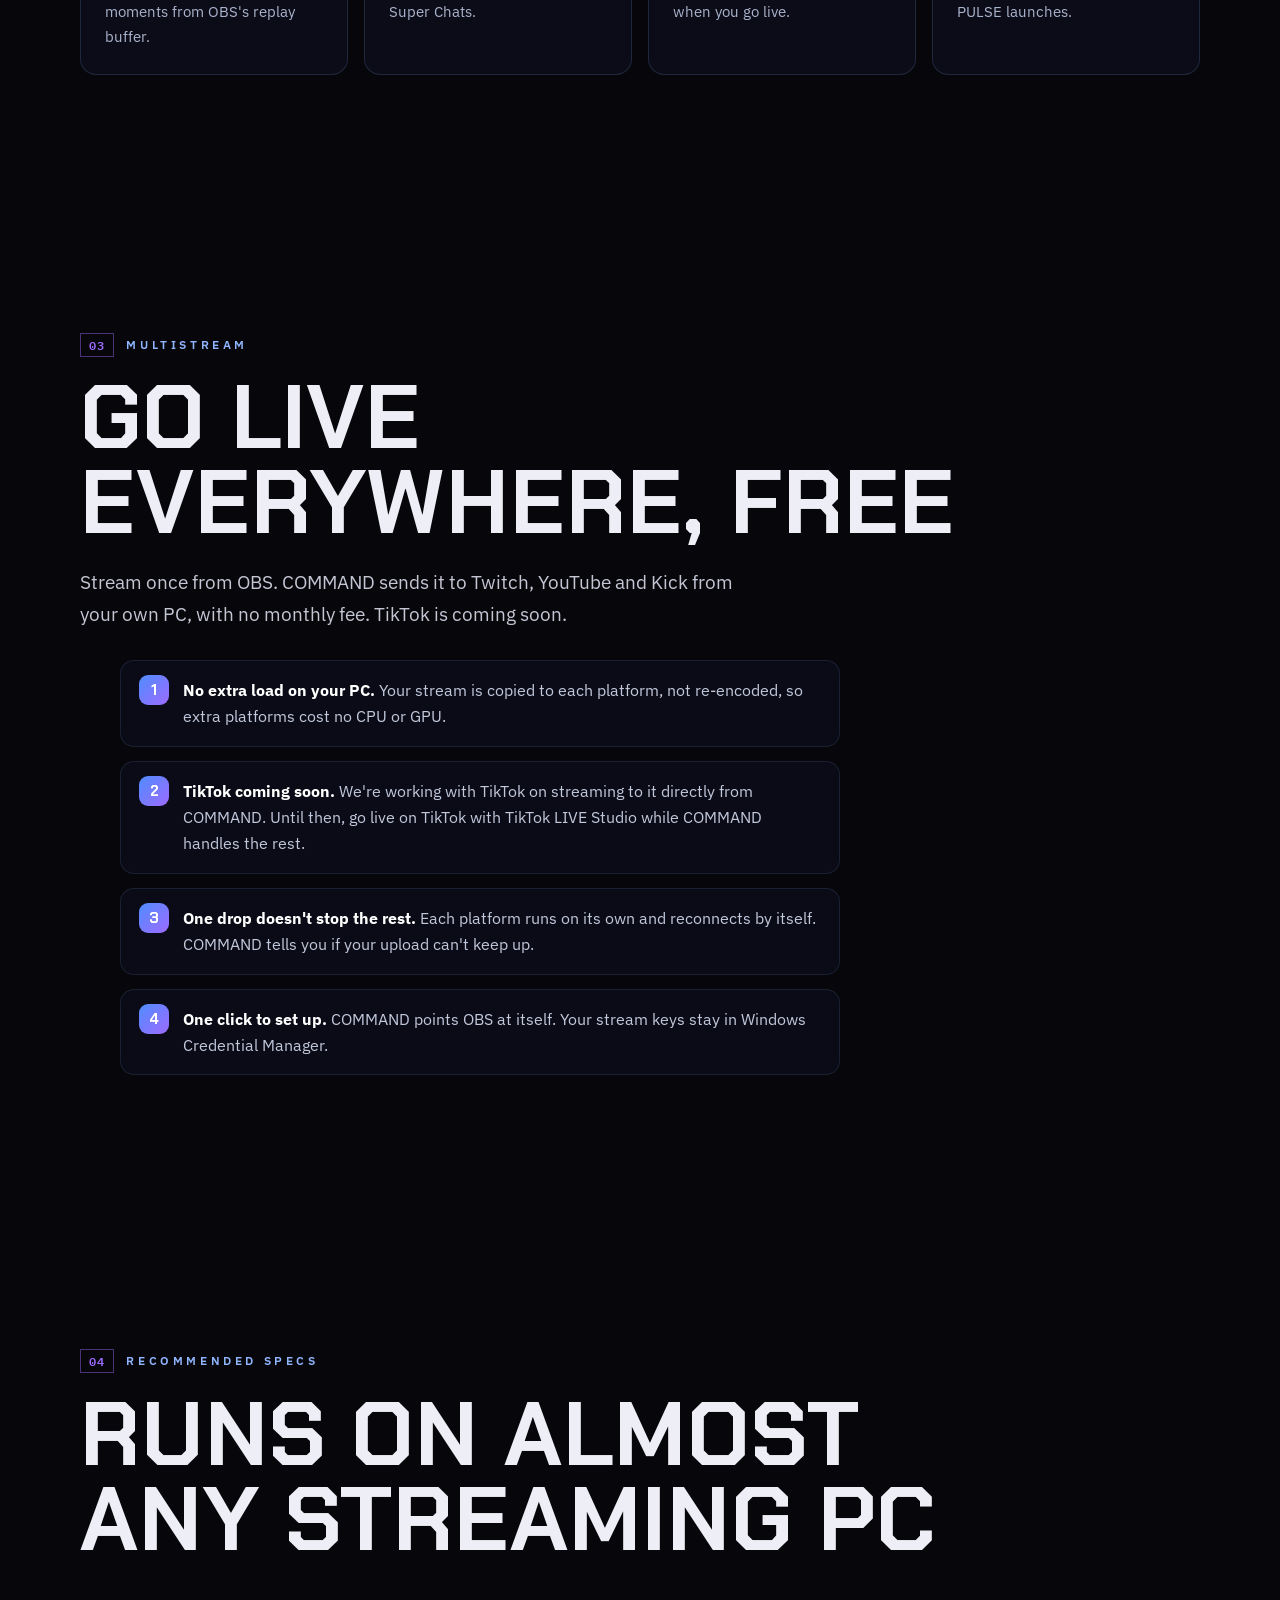
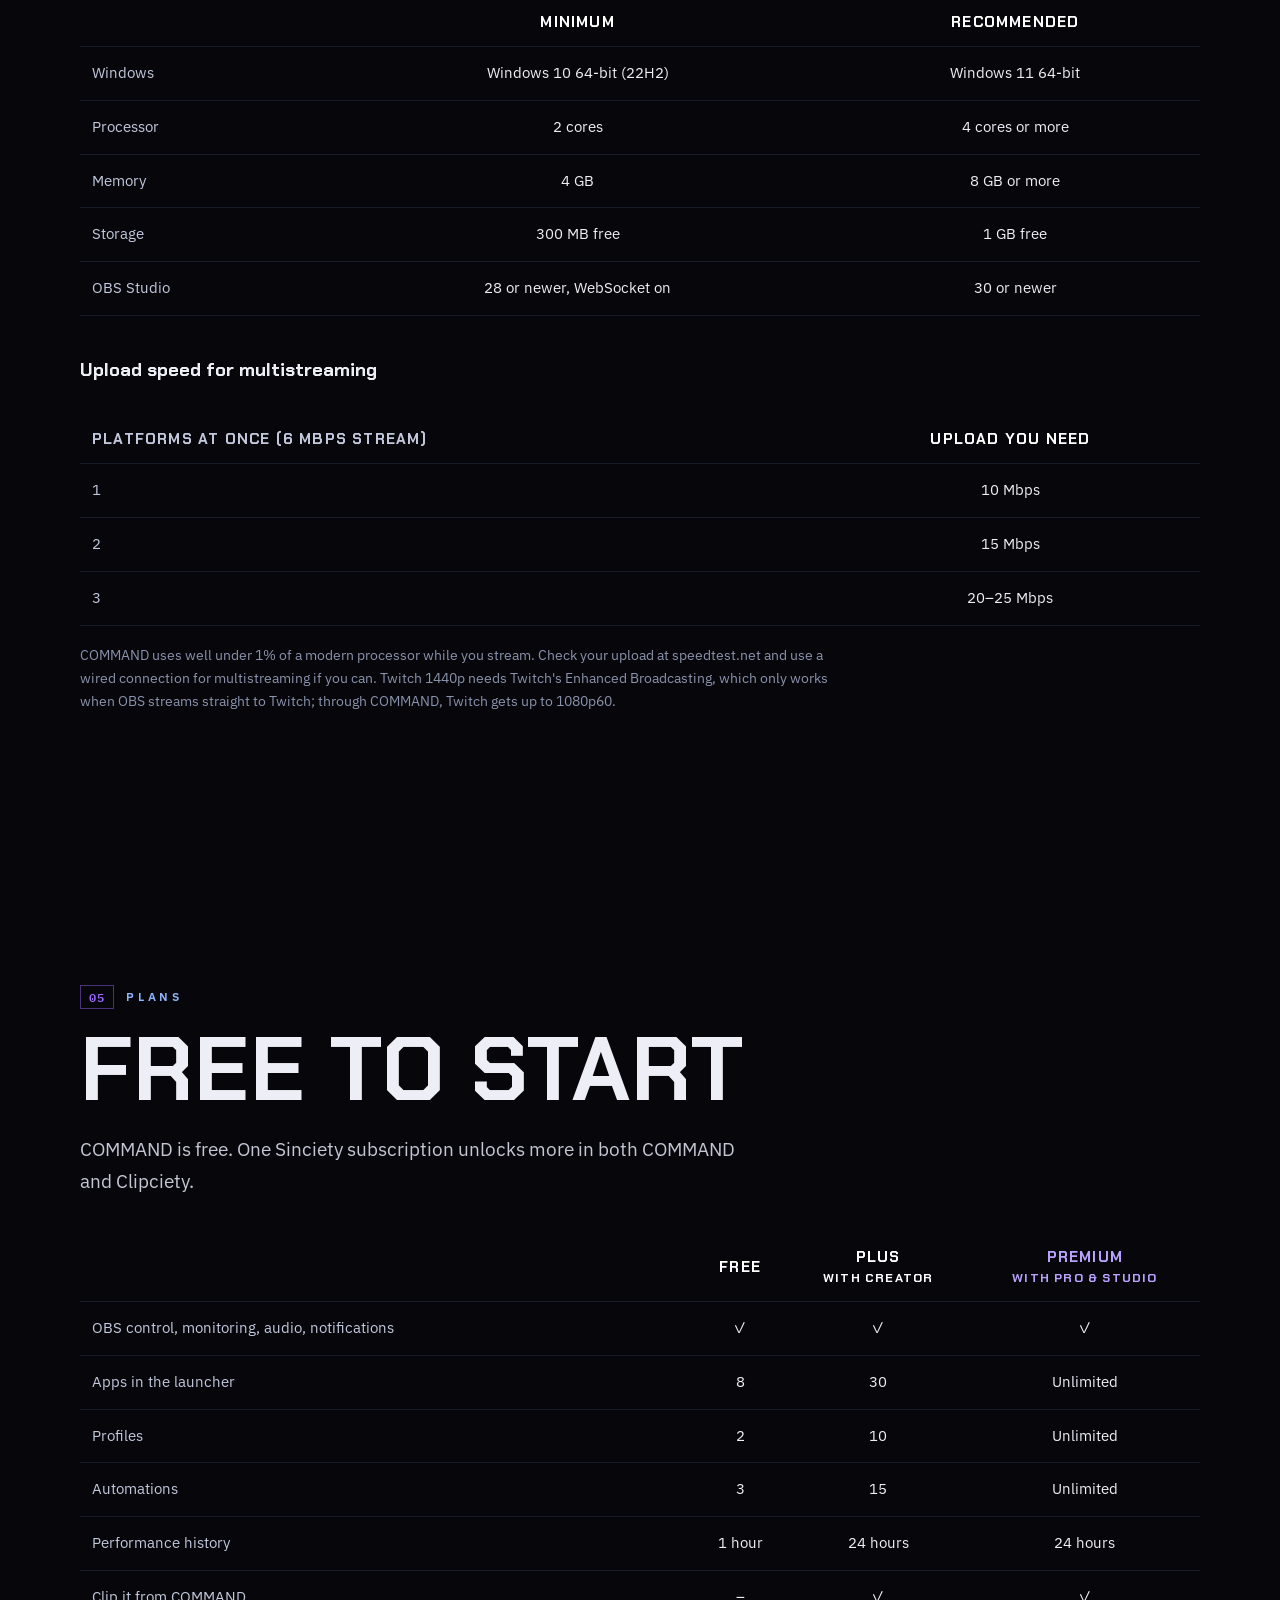
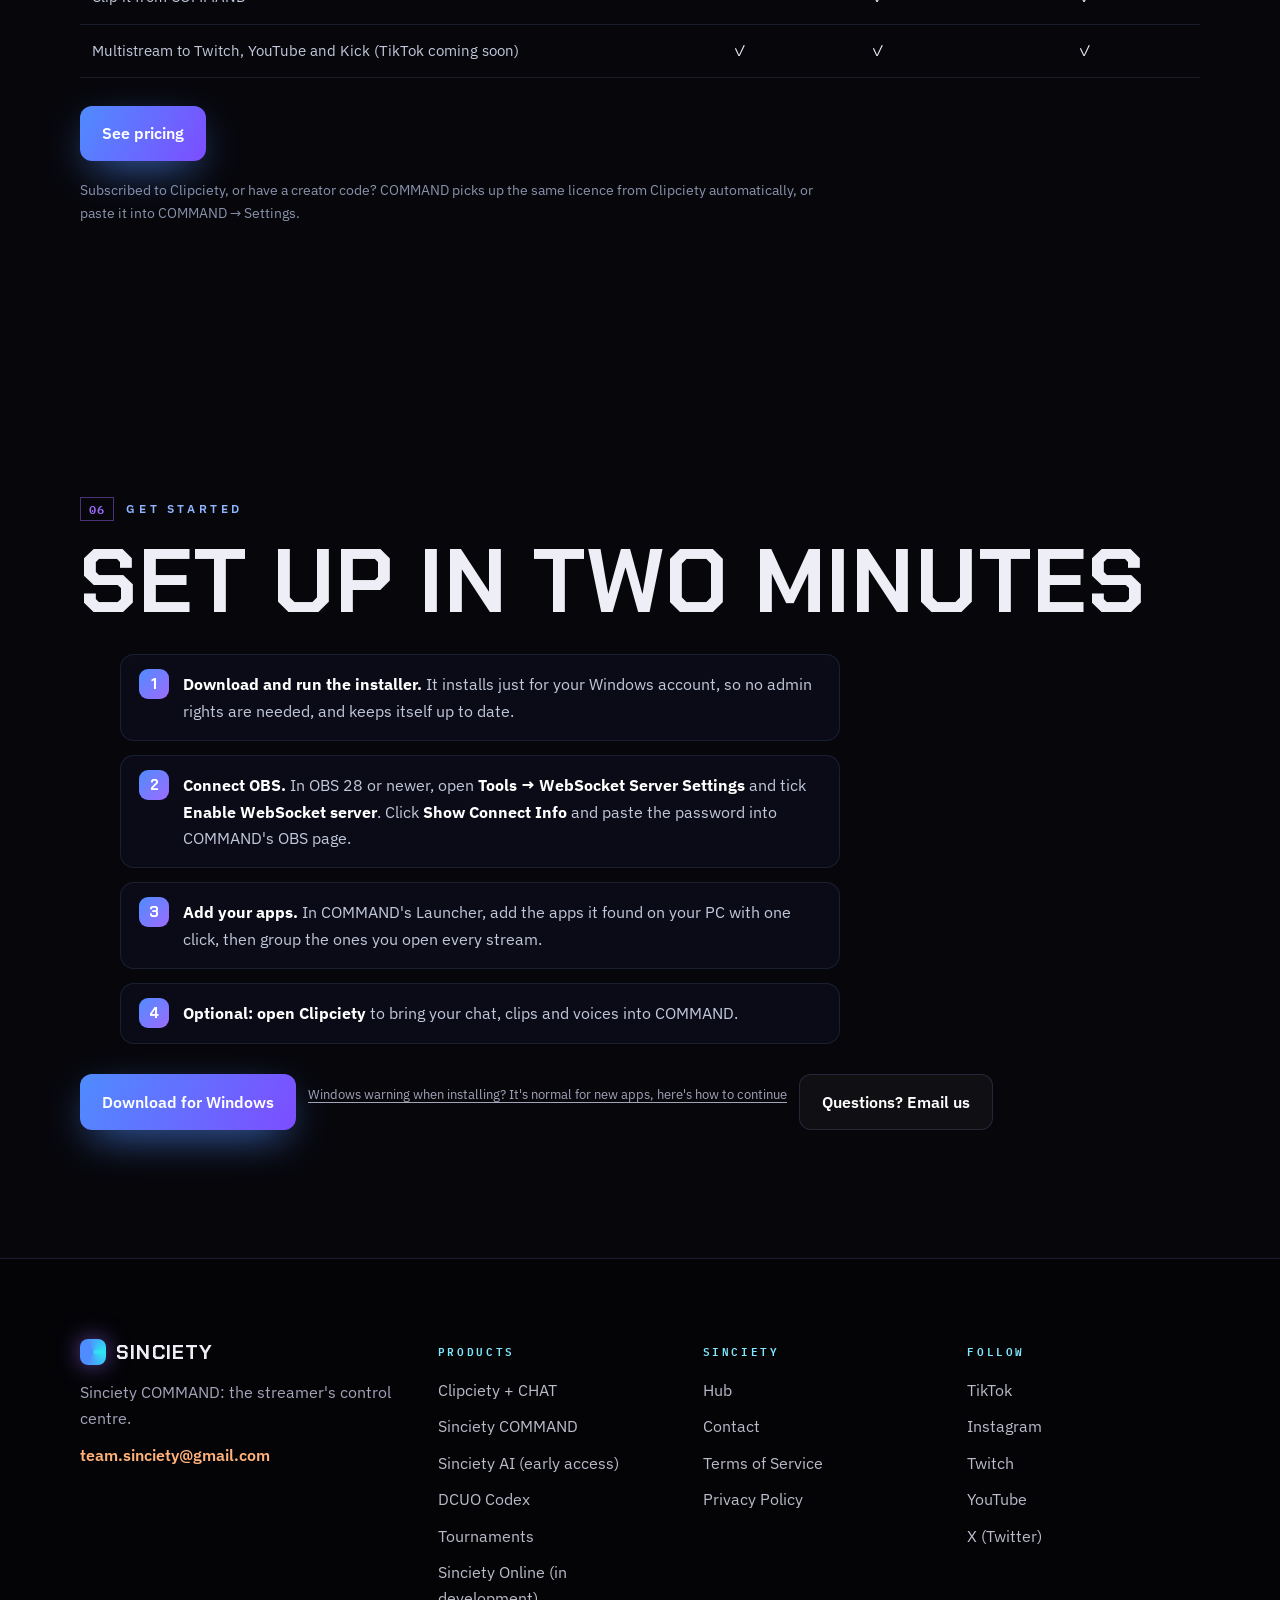
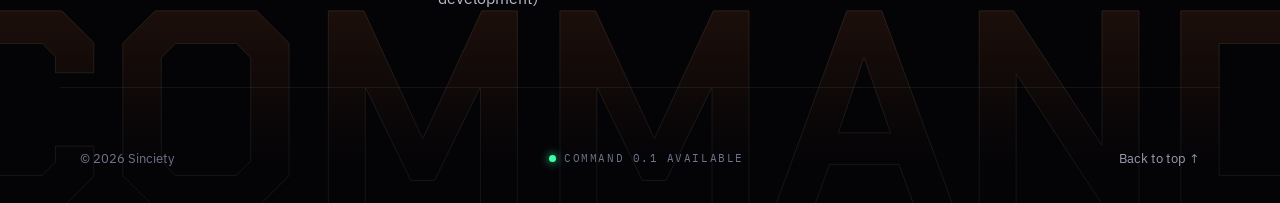
<file: command/index.html>
<!doctype html>
<html lang="en">
<head>
  <meta charset="utf-8">
  <meta name="viewport" content="width=device-width, initial-scale=1, viewport-fit=cover">
  <title>Sinciety COMMAND: your streaming control centre</title>
  <meta name="description" content="Sinciety COMMAND is a free Windows app that puts OBS, your PC, audio devices, streaming apps, profiles, automations and Sinciety CHAT in one control centre.">
  <meta name="theme-color" content="#07070b">
  <link rel="icon" href="../assets/media/command/icon.png">
  <link rel="preconnect" href="https://fonts.googleapis.com">
  <link rel="preconnect" href="https://fonts.gstatic.com" crossorigin>
  <link rel="stylesheet" href="https://fonts.googleapis.com/css2?family=Chakra+Petch:wght@500;600;700&family=IBM+Plex+Sans:wght@400;500;600&family=IBM+Plex+Mono:wght@500&display=swap">
  <link rel="stylesheet" href="../styles.css">
  <link rel="stylesheet" href="../assets/universe.css">
  <style>
    .cmd { --volt: #4f8cff; --flux: #9d6bff; background: radial-gradient(1200px 800px at 75% 10%, #10183a 0%, #07070b 60%); }
    .cmd-grid-bg { position: fixed; inset: 0; z-index: 0; pointer-events: none; opacity: .5;
      background-image: linear-gradient(rgba(79,140,255,.07) 1px, transparent 1px), linear-gradient(90deg, rgba(79,140,255,.07) 1px, transparent 1px);
      background-size: 56px 56px; mask-image: radial-gradient(ellipse at 60% 20%, #000 0%, transparent 70%); -webkit-mask-image: radial-gradient(ellipse at 60% 20%, #000 0%, transparent 70%); }
    .cmd main { position: relative; z-index: 1; }
    .cmd-hero { padding-top: 140px; display: grid; gap: 34px; }
    .cmd-hero .u-kicker { color: #8fb5ff; }
    .cmd-hero .u-kicker b { color: var(--flux); }
    .cmd-title { margin: 14px 0 0; font: 700 clamp(48px, 9vw, 132px)/.9 var(--display); text-transform: uppercase; letter-spacing: .02em; }
    .cmd-title small { display: block; font-size: .24em; letter-spacing: .55em; color: #8fb5ff; margin-bottom: .35em; }
    .cmd-title span { background: linear-gradient(100deg, #fff 10%, #b9cdff 45%, var(--flux) 90%); -webkit-background-clip: text; background-clip: text; color: transparent; filter: drop-shadow(0 0 40px rgba(79,140,255,.35)); }
    .cmd-btn { background: linear-gradient(120deg, var(--volt), #7d4dff); color: #fff; box-shadow: 0 14px 44px -12px rgba(79,140,255,.85); }
    .cmd-btn:hover { color: #fff; filter: brightness(1.1); }
    .cmd-meta { display: flex; flex-wrap: wrap; gap: 10px 22px; color: #9aa3bd; font-size: 14px; margin-top: 4px; }
    .cmd-meta i { display: inline-block; width: 6px; height: 6px; border-radius: 50%; background: #36d399; margin-right: 8px; vertical-align: middle; box-shadow: 0 0 10px #36d399; }
    .cmd-shot { position: relative; margin-top: 10px; border-radius: 18px; overflow: hidden; border: 1px solid rgba(143,181,255,.22);
      box-shadow: 0 50px 120px -40px rgba(79,140,255,.55), 0 0 0 1px rgba(0,0,0,.6); transform: perspective(1800px) rotateX(8deg); transform-origin: 50% 0; transition: transform 1.2s cubic-bezier(.2,.8,.2,1); }
    .cmd-shot.in { transform: none; }
    .cmd-shot img { display: block; width: 100%; height: auto; }
    .cmd-shot figcaption { position: absolute; right: 12px; bottom: 10px; font: 500 11px var(--mono); color: rgba(255,255,255,.55); background: rgba(0,0,0,.45); padding: 3px 8px; border-radius: 6px; }
    .cmd-sec { padding-block: clamp(80px, 10vw, 130px); }
    .cmd .u-eyebrow { color: #8fb5ff; }
    .cmd .u-eyebrow span { color: var(--flux); border-color: rgba(157,107,255,.45); }
    .cmd-feat { display: grid; grid-template-columns: minmax(0, 1fr) minmax(0, 1.35fr); gap: clamp(28px, 5vw, 70px); align-items: center; margin-top: clamp(60px, 8vw, 110px); }
    .cmd-feat:nth-child(even) { grid-template-columns: minmax(0, 1.35fr) minmax(0, 1fr); }
    .cmd-feat:nth-child(even) .cmd-copy { order: 2; }
    .cmd-copy h3 { font: 700 clamp(26px, 3vw, 38px)/1.05 var(--display); text-transform: uppercase; margin: 10px 0 14px; }
    .cmd-copy .tag { font: 500 12px var(--mono); letter-spacing: .2em; color: var(--flux); text-transform: uppercase; }
    .cmd-copy p { color: #c2c8dc; margin: 0 0 14px; }
    .cmd-copy ul { margin: 0; padding: 0; list-style: none; display: grid; gap: 8px; color: #aab3cc; font-size: 15px; }
    .cmd-copy li { padding-left: 22px; position: relative; }
    .cmd-copy li::before { content: ""; position: absolute; left: 0; top: .6em; width: 10px; height: 2px; background: linear-gradient(90deg, var(--volt), var(--flux)); }
    .cmd-pic { border-radius: 14px; overflow: hidden; border: 1px solid rgba(143,181,255,.18); box-shadow: 0 30px 80px -30px rgba(79,140,255,.45); }
    .cmd-pic img { display: block; width: 100%; height: auto; }
    .cmd-cards { display: grid; grid-template-columns: repeat(auto-fit, minmax(min(100%, 240px), 1fr)); gap: 16px; margin-top: 40px; }
    .cmd-card { padding: 24px; border-radius: 16px; background: rgba(14,16,30,.72); border: 1px solid rgba(143,181,255,.16); backdrop-filter: blur(10px); -webkit-backdrop-filter: blur(10px); }
    .cmd-card h4 { font: 700 19px var(--display); text-transform: uppercase; margin: 6px 0 8px; }
    .cmd-card p { margin: 0; color: #aab3cc; font-size: 15px; }
    .cmd-card b.k { font: 500 12px var(--mono); color: var(--volt); letter-spacing: .14em; }
    .cmd-plans { width: 100%; border-collapse: collapse; margin-top: 36px; font-size: 15px; }
    .cmd-plans th, .cmd-plans td { padding: 14px 12px; border-bottom: 1px solid rgba(143,181,255,.12); text-align: center; }
    .cmd-plans th:first-child, .cmd-plans td:first-child { text-align: left; color: #c2c8dc; }
    .cmd-plans thead th { font: 700 15px var(--display); text-transform: uppercase; letter-spacing: .08em; color: #fff; }
    .cmd-plans thead th:nth-child(4) { color: #b9a1ff; }
    .cmd-note { color: #8a93ad; font-size: 14px; margin-top: 18px; max-width: 760px; }
    .cmd-steps { counter-reset: s; display: grid; gap: 14px; margin-top: 30px; max-width: 760px; }
    .cmd-steps li { list-style: none; counter-increment: s; padding: 16px 18px 16px 62px; position: relative; border-radius: 14px; background: rgba(14,16,30,.6); border: 1px solid rgba(143,181,255,.12); color: #c2c8dc; }
    .cmd-steps li::before { content: counter(s); position: absolute; left: 18px; top: 14px; width: 30px; height: 30px; border-radius: 9px; display: grid; place-items: center; font: 700 15px var(--display); color: #fff; background: linear-gradient(135deg, var(--volt), var(--flux)); }
    .cmd-steps b { color: #fff; }
    @media (max-width: 860px) {
      .cmd-feat, .cmd-feat:nth-child(even) { grid-template-columns: 1fr; }
      .cmd-feat:nth-child(even) .cmd-copy { order: 0; }
      .cmd-plans { font-size: 13px; }
      .cmd-plans th, .cmd-plans td { padding: 10px 6px; }
    }
    @media (prefers-reduced-motion: reduce) { .cmd-shot { transform: none; transition: none; } }
  </style>
<style>
  .sale-on{display:none!important}
  html.sale-live .sale-on{display:revert!important}
  html.sale-live a.sale-bar{display:block!important}
  html.sale-live .p-price{font-size:34px;white-space:nowrap}
  html.sale-live body{padding-bottom:64px}
  html.sale-live .sound-toggle{bottom:60px}
  html.sale-live .sale-off{display:none!important}
  .sale-bar{position:fixed;left:0;right:0;bottom:0;z-index:999;display:block;box-shadow:0 -8px 30px rgba(0,0,0,.4);text-align:center;padding:9px 16px;font:600 14px/1.4 system-ui,sans-serif;color:#fff;text-decoration:none;
    background:linear-gradient(90deg,#7d4dff,#4f8cff)}
  .sale-bar b{font-weight:800}
  .was{color:#8a8ca3;font-size:.55em;font-weight:600;margin-right:6px}
  .sale-tag{display:inline-block;white-space:nowrap;margin:8px 0 2px;padding:3px 10px;border-radius:999px;font:700 12px/1.4 system-ui,sans-serif;color:#fff;background:linear-gradient(90deg,#7d4dff,#4f8cff)}
</style>
<script>try{if(Date.now()<Date.parse("2026-12-01T08:00:00Z"))document.documentElement.classList.add("sale-live")}catch(e){}</script>
</head>
<body class="home cmd">
  <a class="sale-bar sale-on" href="../clipciety/pricing.html"><b>November sale:</b> 30% off your first month of any Clipciety plan, including Sinciety COMMAND Premium. Ends Nov 30 →</a>
  <div class="cmd-grid-bg" aria-hidden="true"></div>

  <header class="site"><div class="wrap">
    <a class="brand" href="../"><i aria-hidden="true"></i>Sinciety</a>
    <nav class="site" aria-label="Main">
      <a href="../">Hub</a>
      <a href="#features">Features</a>
      <a href="#plans">Plans</a>
      <a href="#start">Get started</a>
    </nav>
  </div></header>

  <main>
    <section class="wrap cmd-hero" aria-labelledby="cmd-title">
      <div>
        <div class="u-kicker">A Sinciety app <b>·</b> New · Windows</div>
        <h1 id="cmd-title" class="cmd-title"><small>Sinciety</small><span>COMMAND</span></h1>
        <p class="u-statement">Your whole stream in one control centre: OBS, your PC's performance, your mics and speakers, the apps you stream with, setups you can switch in one click, and automations that handle the routine for you.</p>
        <div class="actions">
          <a class="btn cmd-btn" href="https://downloads.sinciety.org/command">Download for Windows</a>
          <a class="btn ghost" href="#features">See what it does</a>
        </div>
        <p class="dl-help"><a href="../install.html">Windows warning when installing? It's normal for new apps, here's how to continue</a></p>
        <div class="cmd-meta"><span><i></i>Free to download</span><span>Windows 10 &amp; 11</span><span>About 40–80 MB of RAM while it runs</span><span>Updates itself</span></div>
      </div>
      <figure class="cmd-shot" style="margin-inline:0"><img src="../assets/media/command/dash.jpg" alt="The COMMAND dashboard: stream status, quick controls, scenes, system graphs, quick launch, profiles and recent events" width="2000" height="1250" fetchpriority="high"><figcaption>Example data</figcaption></figure>
    </section>

    <section class="cmd-sec" id="features" aria-labelledby="feat-h">
      <div class="wrap">
        <div class="u-eyebrow"><span>01</span> Features</div>
        <h2 id="feat-h" class="u-title">Stop switching windows</h2>
        <p class="u-lede">Everything you'd normally juggle across five programs, in one place that's easy to use mid-stream.</p>

        <div class="cmd-feat">
          <div class="cmd-copy"><span class="tag">OBS control</span><h3>Run OBS without alt-tabbing</h3>
            <p>COMMAND connects to OBS through its built-in WebSocket server and reconnects by itself if OBS restarts.</p>
            <ul><li>Start and stop streaming and recording; pause recordings</li><li>Switch scenes, use studio mode, pick transitions</li><li>Show or hide sources, mute and mix audio with live meters</li><li>Bitrate, dropped frames and connection health while live</li></ul></div>
          <div class="cmd-pic"><img src="../assets/media/command/obs.jpg" alt="COMMAND's OBS page: scenes, live preview, sources, audio mixer and stream controls" loading="lazy" width="2000" height="1250"></div>
        </div>

        <div class="cmd-feat">
          <div class="cmd-copy"><span class="tag">Go Live</span><h3>One title, every platform, one button</h3>
            <p>Type your stream title and game once. When you go live, from COMMAND or from OBS, COMMAND sets them on Twitch, Kick and YouTube for you, then your stream starts everywhere.</p>
            <ul><li>A different title for each platform if you want one</li><li>Game suggestions as you type</li><li>Change the title mid-stream with Update now</li><li>YouTube gets your title and the Gaming category (YouTube doesn't let apps set the game). TikTok doesn't allow apps to change LIVE titles.</li></ul></div>
          <div class="cmd-pic"><img src="../assets/media/command/golive.jpg" alt="COMMAND's Go Live page with the Title and game card for Twitch, Kick and YouTube" loading="lazy" width="2000" height="1250"></div>
        </div>

        <div class="cmd-feat">
          <div class="cmd-copy"><span class="tag">Works with Sinciety AI</span><h3>Talk to your setup</h3>
            <p>Add <a href="../ai/">Sinciety AI</a>, name your assistant, and hold Ctrl + Shift + Space, even mid-game: "switch to BRB", "mute my mic", "clip that", "status report". COMMAND does the work and shares nothing else.</p>
            <ul><li>Commands work offline and cost nothing to run</li><li>Spoken warnings when your PC gets hot or your stream drops frames</li><li>Always asks before going live or ending your stream, and logs everything it does</li><li>Chat polls and messages on Twitch, YouTube and Kick (with Clipciety), and answers to viewers who say "Hey (its name)" as AI conversation rolls out</li></ul></div>
        </div>

        <div class="cmd-feat">
          <div class="cmd-copy"><span class="tag">System monitor</span><h3>Know your PC can take it</h3>
            <p>CPU, GPU, RAM, VRAM, temperatures, network and disk, with graphs for the last 10 minutes and history for the last 24 hours. It only samples quickly while you're looking, so it doesn't steal frames from your game.</p>
            <ul><li>Works with NVIDIA, AMD and Intel graphics</li><li>Warnings before memory or CPU runs out</li><li>See which apps are using the most</li></ul></div>
          <div class="cmd-pic"><img src="../assets/media/command/system.jpg" alt="COMMAND's System page with CPU, GPU, RAM, VRAM, network and disk graphs" loading="lazy" width="2000" height="1250"></div>
        </div>

        <div class="cmd-feat">
          <div class="cmd-copy"><span class="tag">Audio</span><h3>Every mic and speaker, one page</h3>
            <p>See every microphone, headset and speaker Windows knows about, which ones are the defaults, and how loud each is right now.</p>
            <ul><li>Volume and mute for each device</li><li>Live level meters</li><li>An instant alert if your mic unplugs mid-stream</li></ul></div>
          <div class="cmd-pic"><img src="../assets/media/command/audio.jpg" alt="COMMAND's Audio page listing microphones and speakers with levels" loading="lazy" width="2000" height="1250"></div>
        </div>

        <div class="cmd-feat">
          <div class="cmd-copy"><span class="tag">Launcher</span><h3>Open your whole setup in one click</h3>
            <p>Add OBS, TikTok LIVE Studio, Streamlabs, Discord, Spotify, Voicemod, your browser and anything else. COMMAND finds the common ones for you.</p>
            <ul><li>Launch groups open your apps in order</li><li>Open chosen apps whenever COMMAND starts</li><li>See which apps are running, and close them only when you say so</li></ul></div>
          <div class="cmd-pic"><img src="../assets/media/command/apps.jpg" alt="COMMAND's Launcher with app tiles and a launch group" loading="lazy" width="2000" height="1250"></div>
        </div>

        <div class="cmd-feat">
          <div class="cmd-copy"><span class="tag">Profiles</span><h3>Switch your whole setup safely</h3>
            <p>Save a profile for Twitch, TikTok, multistreaming, podcasts or recording-only: your scene, transition, sources, OBS and Windows audio levels, and the apps to open.</p>
            <ul><li>Shows exactly what will change before it changes</li><li>Asks first if viewers would see or hear the change while you're live</li></ul></div>
          <div class="cmd-pic"><img src="../assets/media/command/profile.jpg" alt="Switching a COMMAND profile while live, showing which changes will be on air" loading="lazy" width="2000" height="1250"></div>
        </div>

        <div class="cmd-feat">
          <div class="cmd-copy"><span class="tag">Automations</span><h3>Let COMMAND do the routine stuff</h3>
            <p>"When I go live, open Discord and CHAT." "When the stream ends, open my recordings." "If my mic disconnects while live, switch to BRB."</p>
            <ul><li>Triggers from OBS, your devices, your PC and Clipciety</li><li>Conditions like "only while live" or "between 8 pm and 2 am"</li><li>Built-in actions only, with no scripts. Every run is logged.</li></ul></div>
          <div class="cmd-pic"><img src="../assets/media/command/auto.jpg" alt="COMMAND's Automations page with automations and their run history" loading="lazy" width="2000" height="1250"></div>
        </div>
      </div>
    </section>

    <section class="cmd-sec" aria-labelledby="eco-h">
      <div class="wrap">
        <div class="u-eyebrow"><span>02</span> Better together</div>
        <h2 id="eco-h" class="u-title">Built for the Sinciety apps</h2>
        <p class="u-lede">COMMAND connects to the other Sinciety apps on your PC. Each one also works on its own.</p>
        <div class="cmd-cards">
          <div class="cmd-card"><b class="k">CLIPCIETY</b><h4>Clips</h4><p>See new clips as they're saved, and press Clip it from COMMAND to save the last moments from OBS's replay buffer.</p></div>
          <div class="cmd-card"><b class="k">SINCIETY CHAT</b><h4>Chat</h4><p>Your Twitch, YouTube and TikTok chat on the dashboard, plus alerts for cheers, subs and Super Chats.</p></div>
          <div class="cmd-card"><b class="k">VOICIETY</b><h4>Voices</h4><p>Character text-to-speech and chat walkers run in Clipciety and switch on automatically when you go live.</p></div>
          <div class="cmd-card"><b class="k">COMING SOON</b><h4>Sinciety PULSE</h4><p>Your text-to-speech queue, soundboard and voice activity in COMMAND, as soon as PULSE launches.</p></div>
        </div>
      </div>
    </section>

    <section class="cmd-sec" id="multistream" aria-labelledby="ms-h">
      <div class="wrap">
        <div class="u-eyebrow"><span>03</span> Multistream</div>
        <h2 id="ms-h" class="u-title">Go live everywhere, free</h2>
        <p class="u-lede">Stream once from OBS. COMMAND sends it to Twitch, YouTube and Kick from your own PC, with no monthly fee. TikTok is coming soon.</p>
        <ul class="cmd-steps">
          <li><b>No extra load on your PC.</b> Your stream is copied to each platform, not re-encoded, so extra platforms cost no CPU or GPU.</li>
          <li><b>TikTok coming soon.</b> We're working with TikTok on streaming to it directly from COMMAND. Until then, go live on TikTok with TikTok LIVE Studio while COMMAND handles the rest.</li>
          <li><b>One drop doesn't stop the rest.</b> Each platform runs on its own and reconnects by itself. COMMAND tells you if your upload can't keep up.</li>
          <li><b>One click to set up.</b> COMMAND points OBS at itself. Your stream keys stay in Windows Credential Manager.</li>
        </ul>
      </div>
    </section>

    <section class="cmd-sec" id="specs" aria-labelledby="specs-h">
      <div class="wrap">
        <div class="u-eyebrow"><span>04</span> Recommended specs</div>
        <h2 id="specs-h" class="u-title">Runs on almost any streaming PC</h2>
        <table class="cmd-plans">
          <thead><tr><th></th><th>Minimum</th><th>Recommended</th></tr></thead>
          <tbody>
            <tr><td>Windows</td><td>Windows 10 64-bit (22H2)</td><td>Windows 11 64-bit</td></tr>
            <tr><td>Processor</td><td>2 cores</td><td>4 cores or more</td></tr>
            <tr><td>Memory</td><td>4 GB</td><td>8 GB or more</td></tr>
            <tr><td>Storage</td><td>300 MB free</td><td>1 GB free</td></tr>
            <tr><td>OBS Studio</td><td>28 or newer, WebSocket on</td><td>30 or newer</td></tr>
          </tbody>
        </table>
        <h3 style="margin-top:44px">Upload speed for multistreaming</h3>
        <table class="cmd-plans">
          <thead><tr><th>Platforms at once (6 Mbps stream)</th><th>Upload you need</th></tr></thead>
          <tbody>
            <tr><td>1</td><td>10 Mbps</td></tr>
            <tr><td>2</td><td>15 Mbps</td></tr>
            <tr><td>3</td><td>20–25 Mbps</td></tr>
            
          </tbody>
        </table>
        <p class="cmd-note">COMMAND uses well under 1% of a modern processor while you stream. Check your upload at speedtest.net and use a wired connection for multistreaming if you can.
          Twitch 1440p needs Twitch's Enhanced Broadcasting, which only works when OBS streams straight to Twitch; through COMMAND, Twitch gets up to 1080p60.</p>
      </div>
    </section>

    <section class="cmd-sec" id="plans" aria-labelledby="plans-h">
      <div class="wrap">
        <div class="u-eyebrow"><span>05</span> Plans</div>
        <h2 id="plans-h" class="u-title">Free to start</h2>
        <p class="u-lede">COMMAND is free. One Sinciety subscription unlocks more in both COMMAND and Clipciety.</p>
        <table class="cmd-plans">
          <thead><tr><th></th><th>Free</th><th>Plus<br><small>with Creator</small></th><th>Premium<br><small>with Pro &amp; Studio</small></th></tr></thead>
          <tbody>
            <tr><td>OBS control, monitoring, audio, notifications</td><td>✓</td><td>✓</td><td>✓</td></tr>
            <tr><td>Apps in the launcher</td><td>8</td><td>30</td><td>Unlimited</td></tr>
            <tr><td>Profiles</td><td>2</td><td>10</td><td>Unlimited</td></tr>
            <tr><td>Automations</td><td>3</td><td>15</td><td>Unlimited</td></tr>
            <tr><td>Performance history</td><td>1 hour</td><td>24 hours</td><td>24 hours</td></tr>
            <tr><td>Clip it from COMMAND</td><td>–</td><td>✓</td><td>✓</td></tr>
            <tr><td>Multistream to Twitch, YouTube and Kick (TikTok coming soon)</td><td>✓</td><td>✓</td><td>✓</td></tr>
          </tbody>
        </table>
        <div class="actions" style="margin-top:28px"><a class="btn cmd-btn" href="../clipciety/pricing.html">See pricing</a></div>
        <p class="cmd-note">Subscribed to Clipciety, or have a creator code? COMMAND picks up the same licence from Clipciety automatically, or paste it into COMMAND → Settings.</p>
      </div>
    </section>

    <section class="cmd-sec" id="start" aria-labelledby="start-h">
      <div class="wrap">
        <div class="u-eyebrow"><span>06</span> Get started</div>
        <h2 id="start-h" class="u-title">Set up in two minutes</h2>
        <ol class="cmd-steps">
          <li><b>Download and run the installer.</b> It installs just for your Windows account, so no admin rights are needed, and keeps itself up to date.</li>
          <li><b>Connect OBS.</b> In OBS 28 or newer, open <b>Tools → WebSocket Server Settings</b> and tick <b>Enable WebSocket server</b>. Click <b>Show Connect Info</b> and paste the password into COMMAND's OBS page.</li>
          <li><b>Add your apps.</b> In COMMAND's Launcher, add the apps it found on your PC with one click, then group the ones you open every stream.</li>
          <li><b>Optional: open Clipciety</b> to bring your chat, clips and voices into COMMAND.</li>
        </ol>
        <div class="actions" style="margin-top:30px"><a class="btn cmd-btn" href="https://downloads.sinciety.org/command">Download for Windows</a>
        <p class="dl-help"><a href="../install.html">Windows warning when installing? It's normal for new apps, here's how to continue</a></p>
          <a class="btn ghost" href="mailto:team.sinciety@gmail.com?subject=Sinciety%20COMMAND">Questions? Email us</a></div>
      </div>
    </section>
  </main>

  <footer class="u-footer">
    <div class="u-footer-mark" aria-hidden="true">COMMAND</div>
    <div class="wrap u-footer-grid">
      <div>
        <a class="brand" href="../"><i aria-hidden="true"></i>Sinciety</a>
        <p class="u-footer-tag">Sinciety COMMAND: the streamer's control centre.</p>
        <a class="u-mail" href="mailto:team.sinciety@gmail.com">team.sinciety@gmail.com</a>
      </div>
      <nav aria-label="Products"><h4>Products</h4><a href="../clipciety/">Clipciety + CHAT</a><a href="./">Sinciety COMMAND</a><a href="../ai/">Sinciety AI (early access)</a><a href="../census/">DCUO Codex</a><a href="../tournaments/">Tournaments</a><a href="../sinciety-online/">Sinciety Online (in development)</a></nav>
      <nav aria-label="Sinciety"><h4>Sinciety</h4><a href="../">Hub</a><a href="../#contact">Contact</a><a href="../clipciety/terms.html">Terms of Service</a><a href="../clipciety/privacy.html">Privacy Policy</a></nav>
      <nav aria-label="Follow"><h4>Follow</h4><a href="https://www.tiktok.com/@expliry" target="_blank" rel="noopener">TikTok</a><a href="https://www.instagram.com/expliry" target="_blank" rel="noopener">Instagram</a><a href="https://www.twitch.tv/expliry" target="_blank" rel="noopener">Twitch</a><a href="https://www.youtube.com/@expliry" target="_blank" rel="noopener">YouTube</a><a href="https://x.com/expliry" target="_blank" rel="noopener">X (Twitter)</a></nav>
    </div>
    <div class="wrap u-footer-base"><span>© 2026 Sinciety</span><span class="u-status-line"><i></i>COMMAND 0.1 available</span><a href="#" class="u-top">Back to top ↑</a></div>
  </footer>

  <script>document.querySelectorAll('.cmd-feat, .cmd-card, .u-title, .u-lede, .cmd-plans, .cmd-steps li').forEach((el) => el.classList.add('reveal'));</script>
  <script src="../assets/lenis.min.js"></script>
  <script src="../assets/site.js"></script>
  <script src="../assets/sound.js"></script>
  <script>
    const h = document.querySelector('header.site');
    addEventListener('scroll', () => h.classList.toggle('solid', scrollY > 80), { passive: true });
    const shot = document.querySelector('.cmd-shot');
    new IntersectionObserver(([e], o) => { if (e.isIntersecting) { shot.classList.add('in'); o.disconnect(); } }, { threshold: 0.25 }).observe(shot);
  </script>
  <script src="../assets/cinema.js" defer></script>
</body>
</html>
</file>
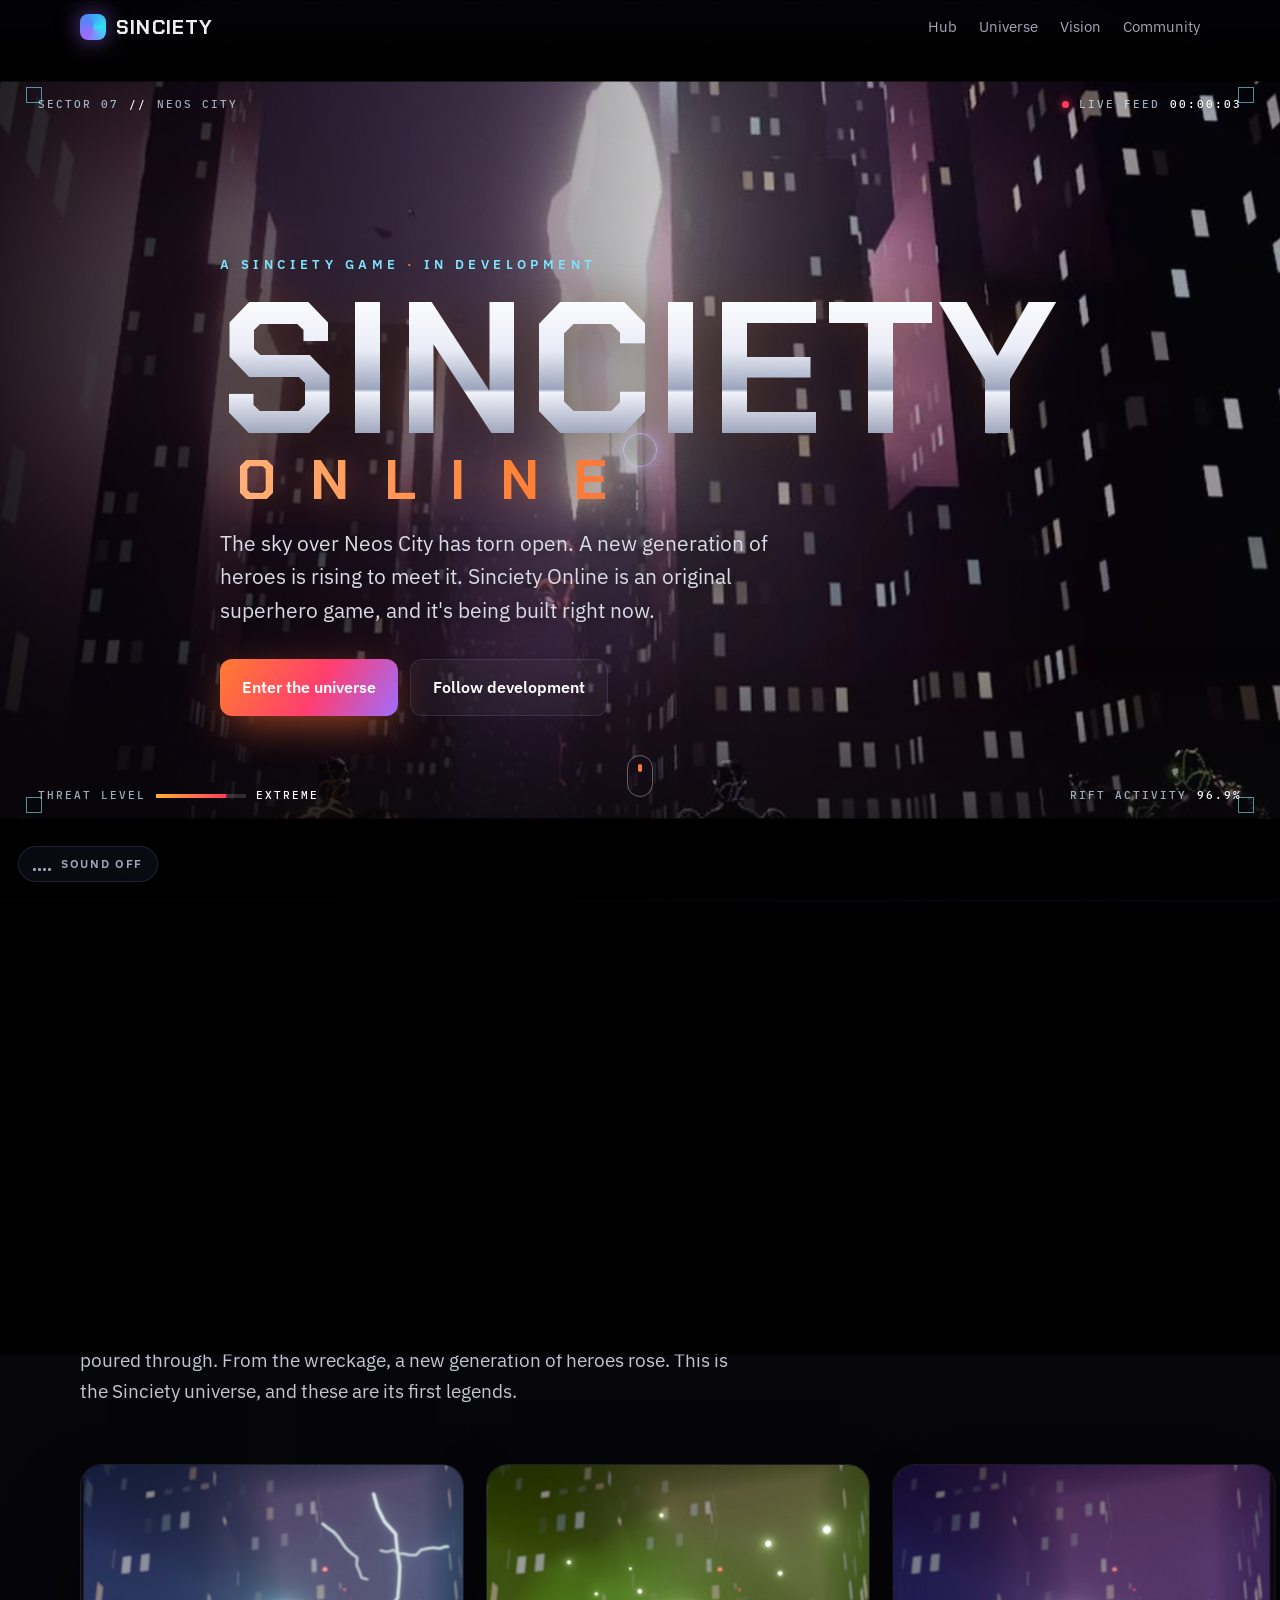
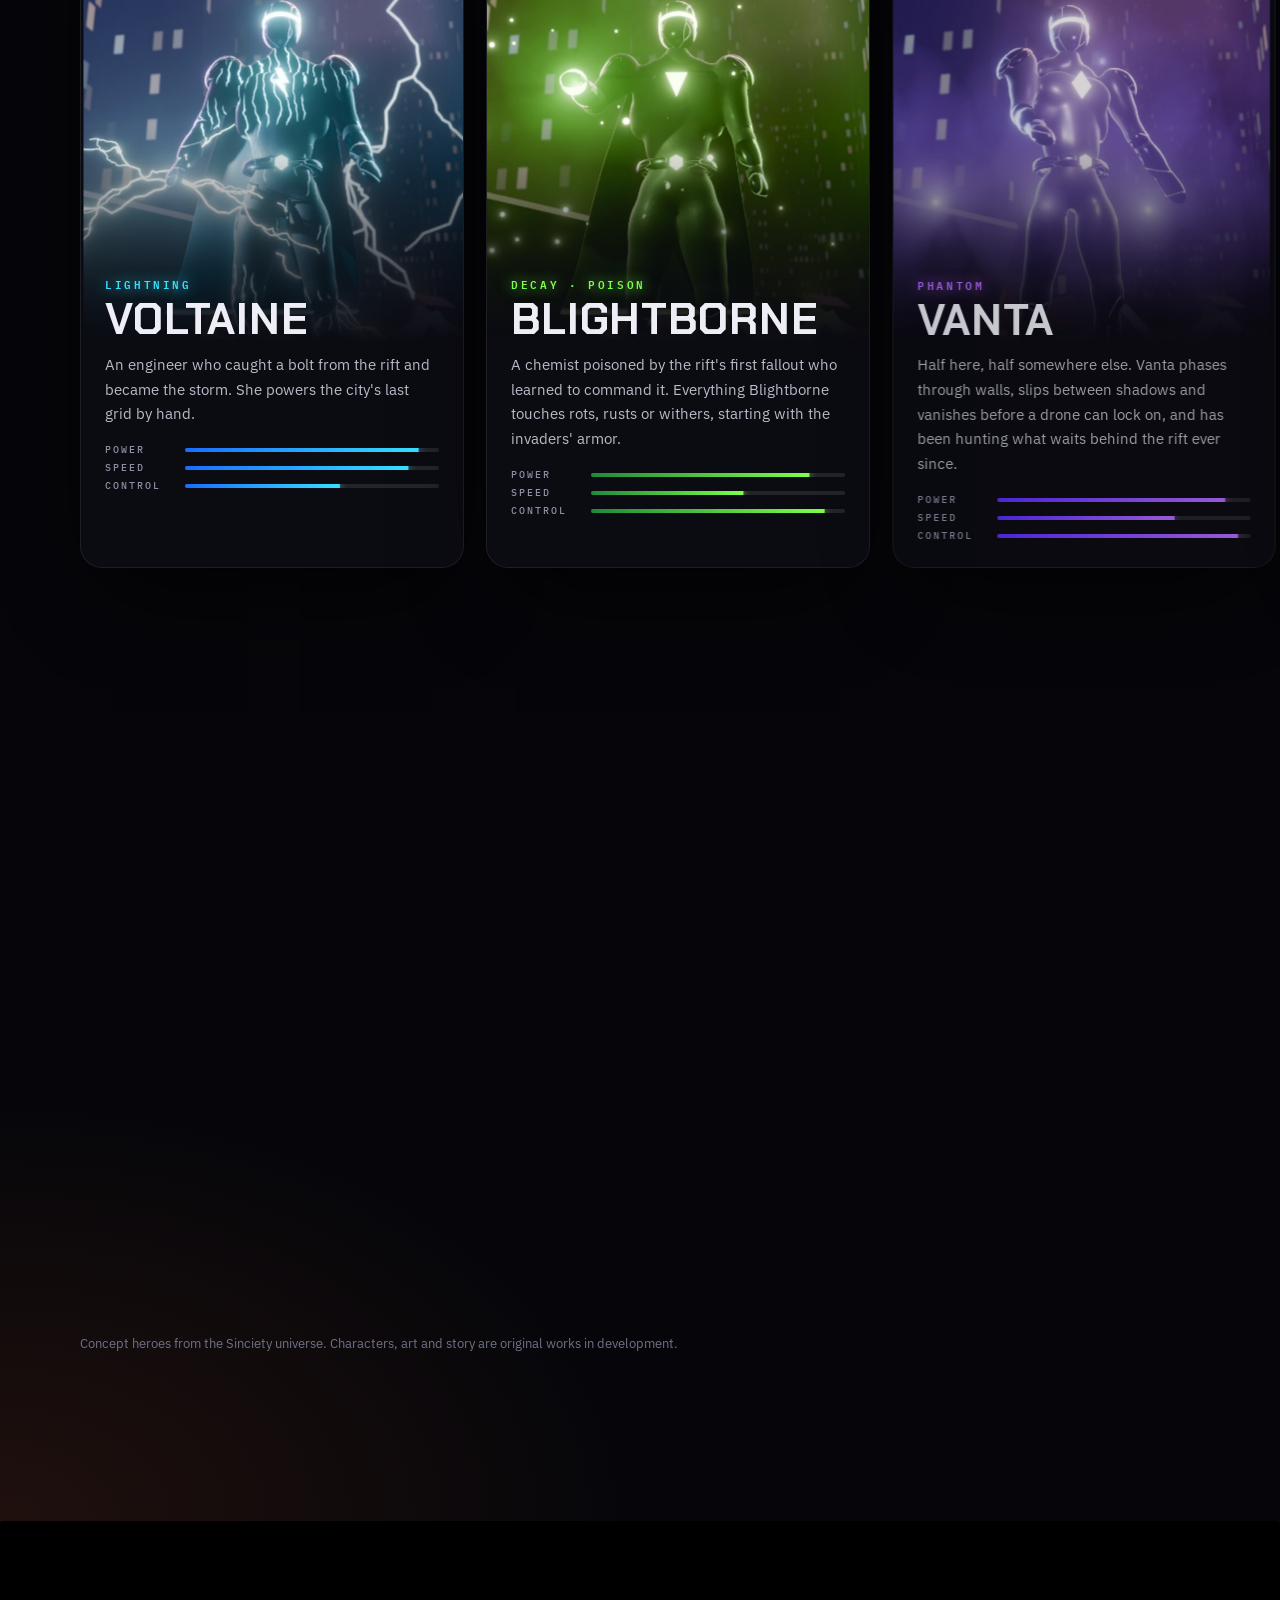
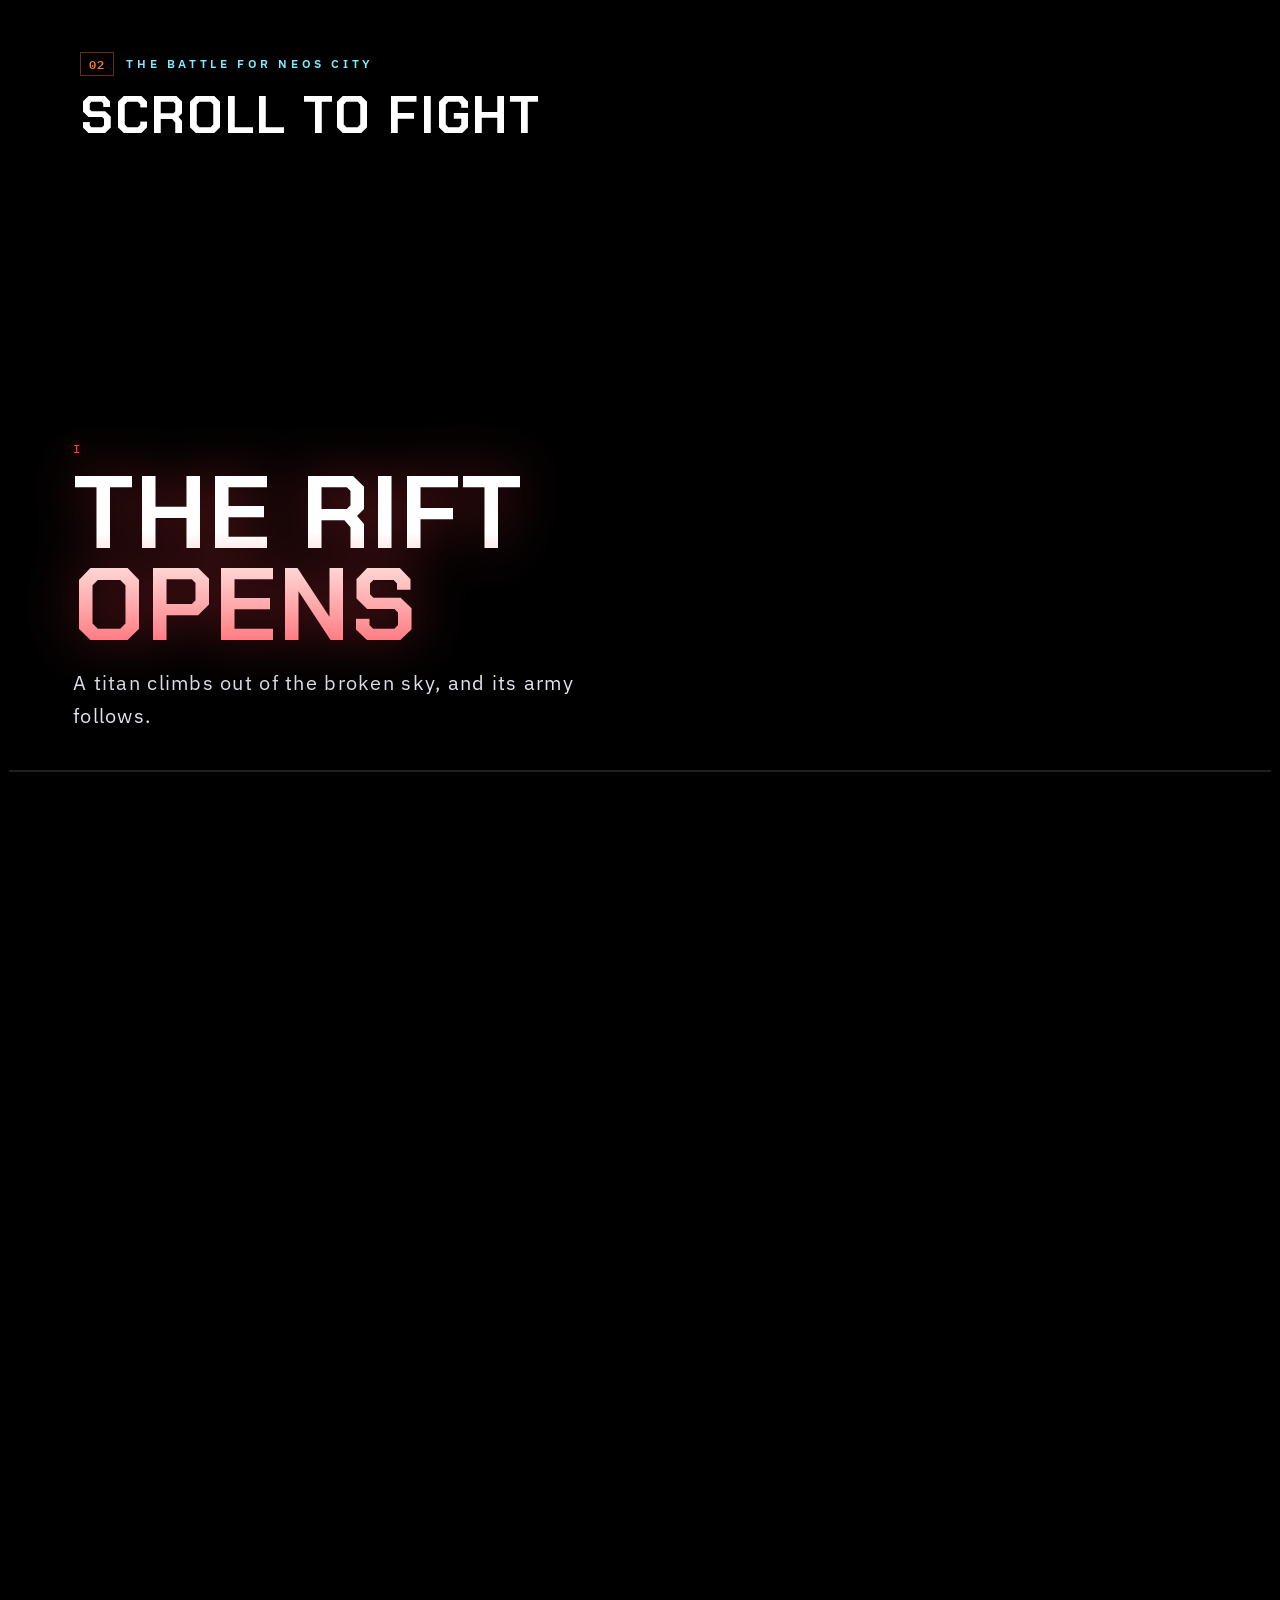
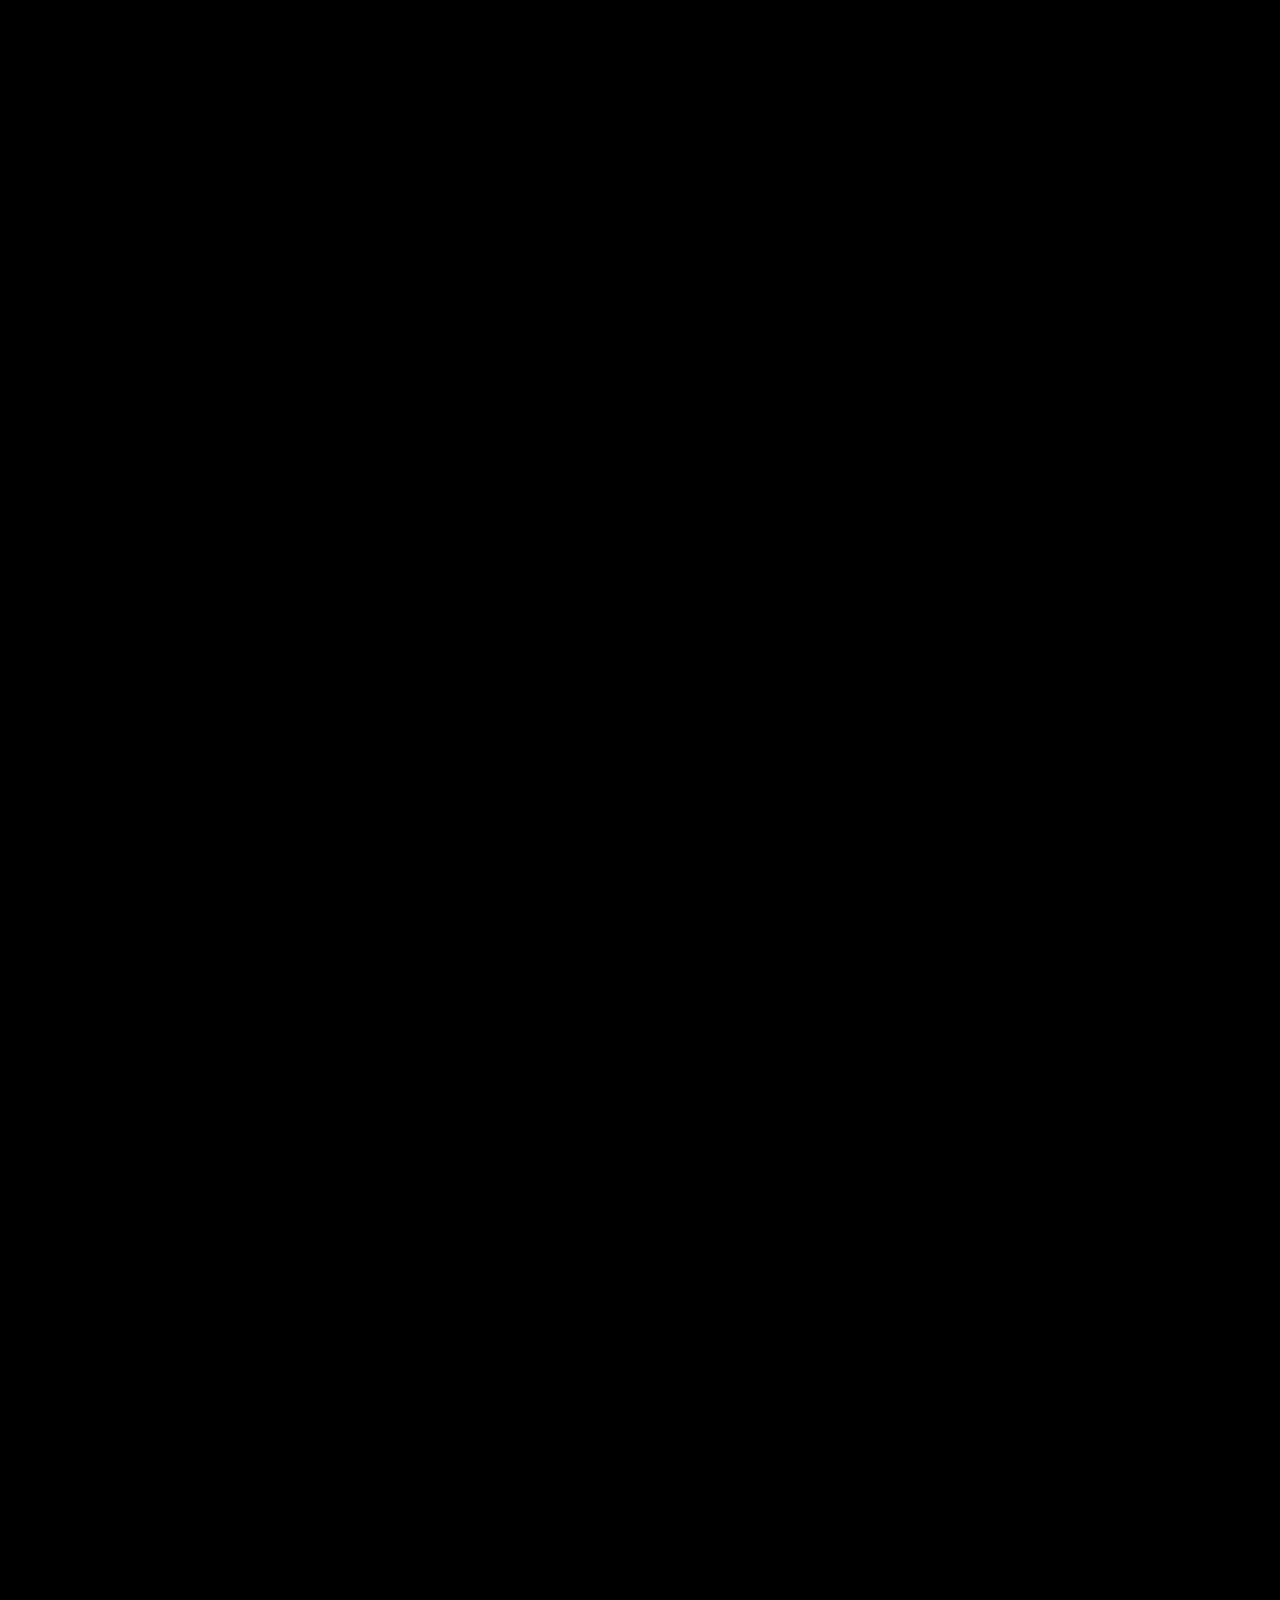
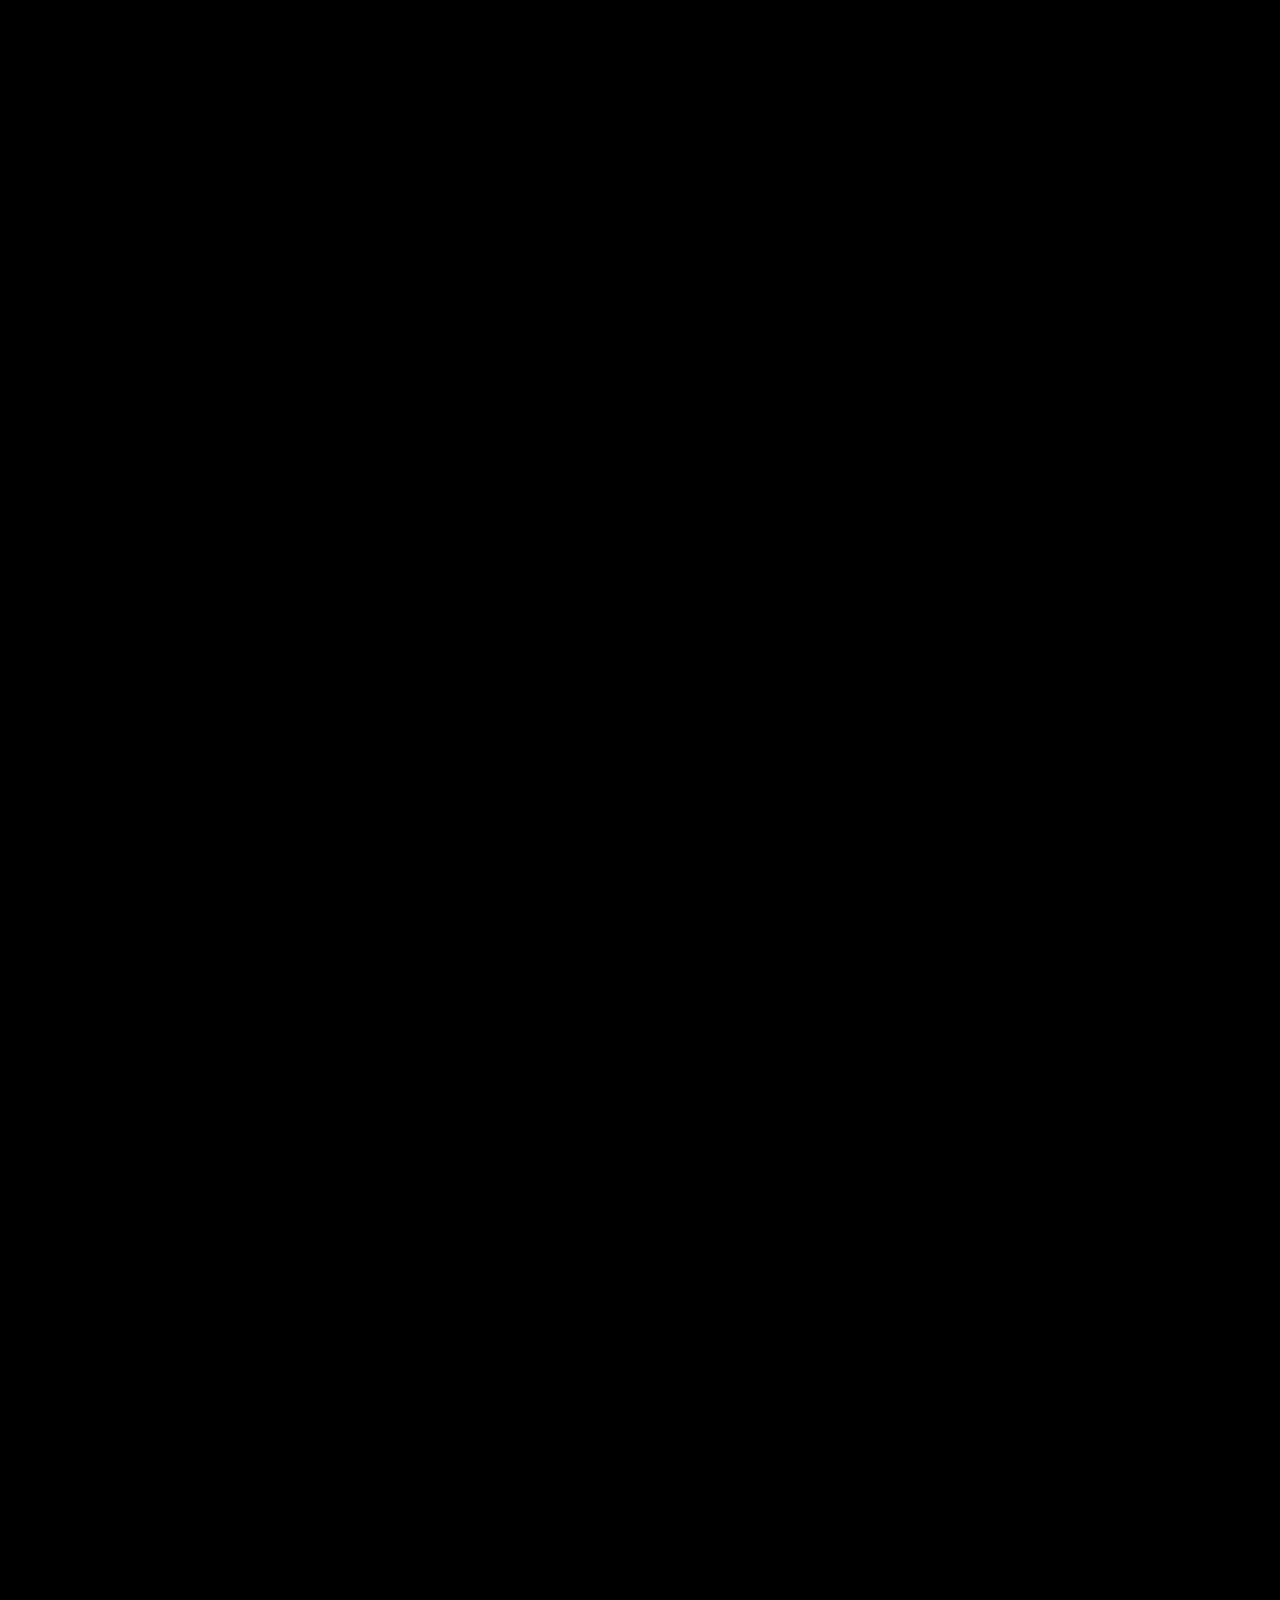
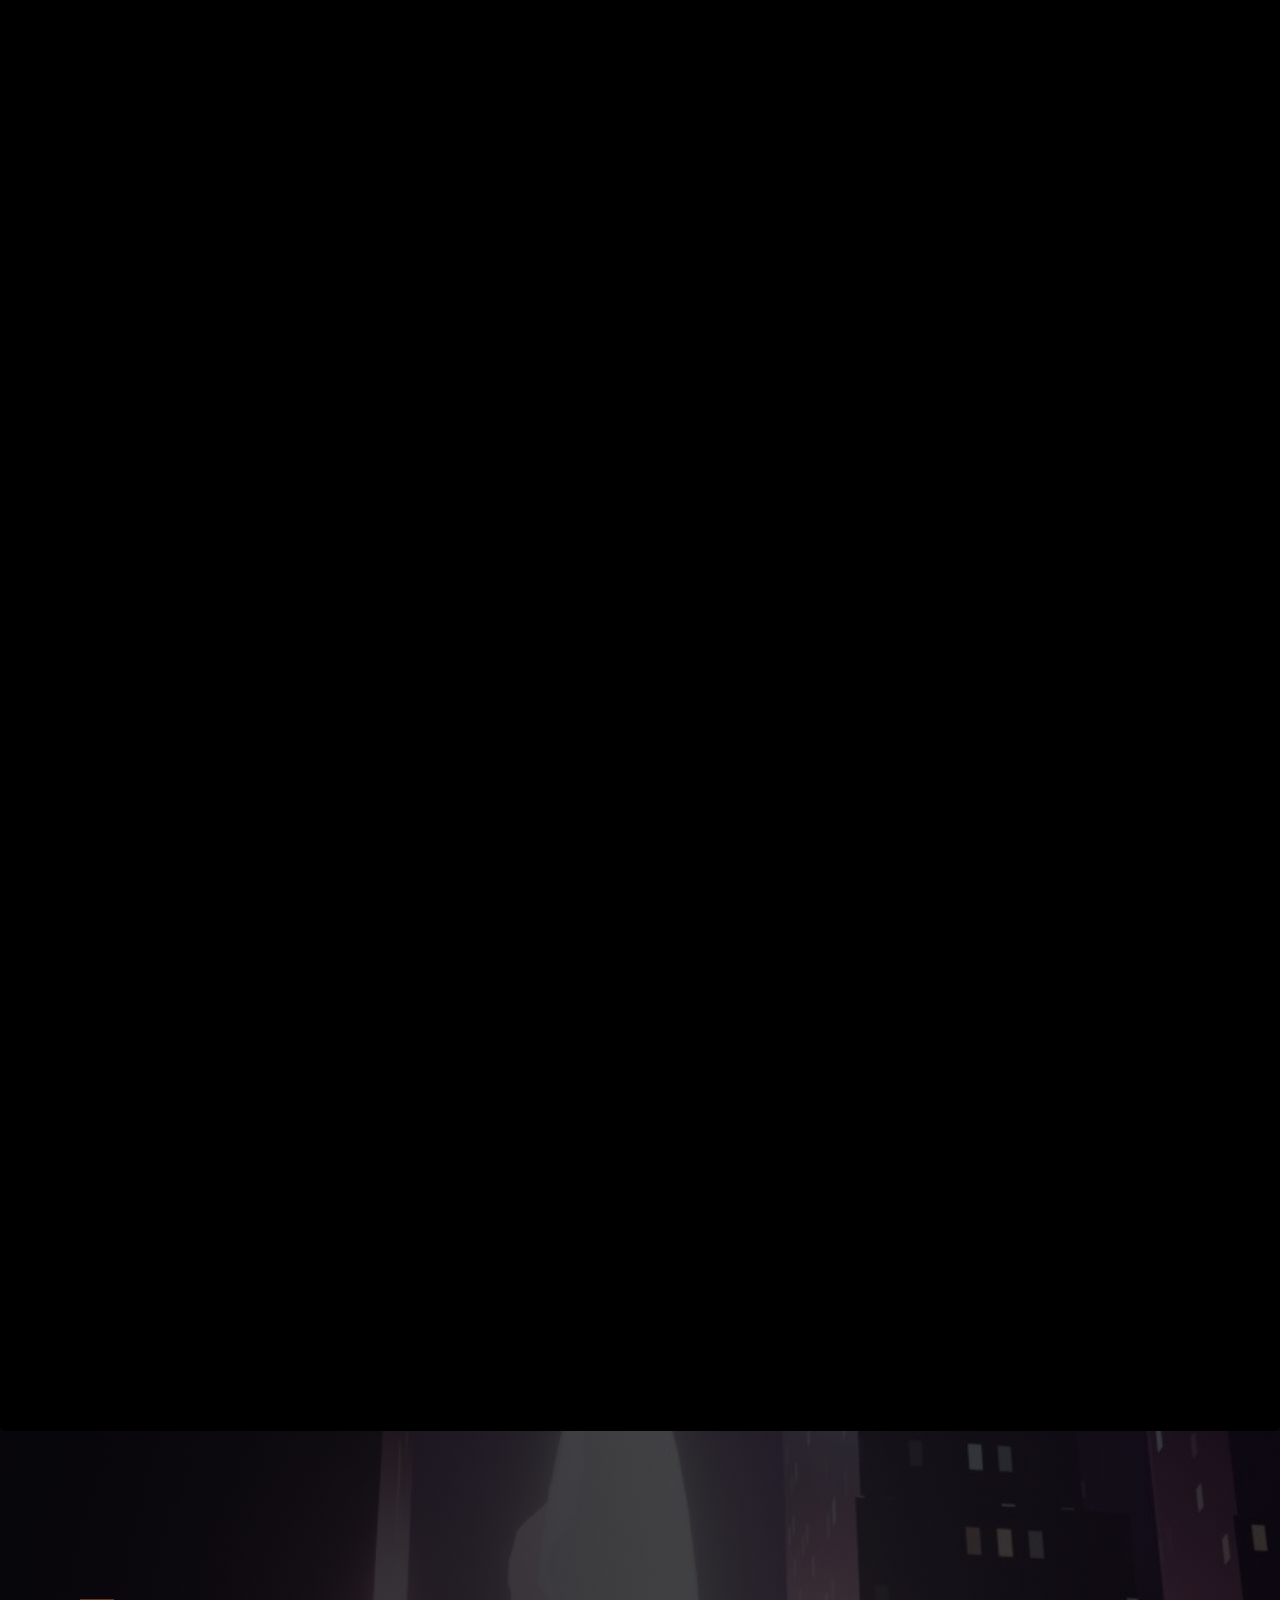
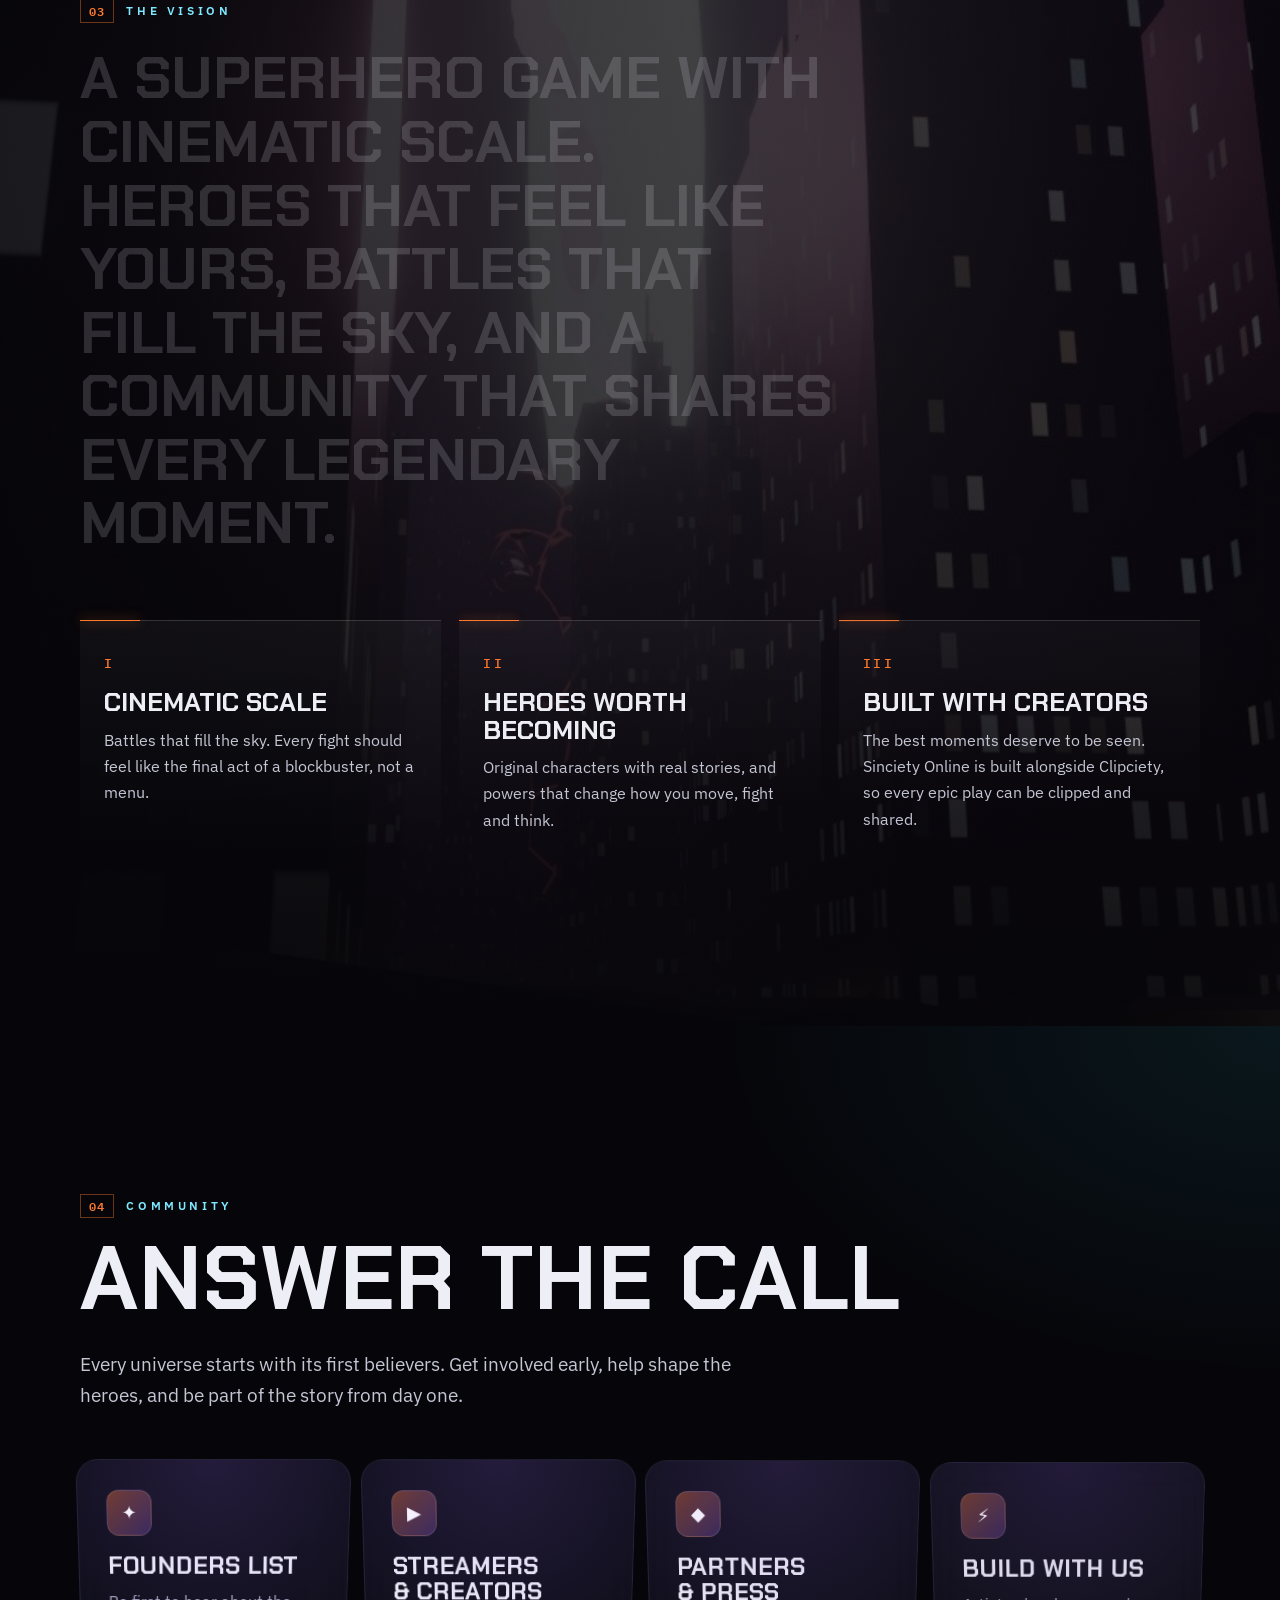
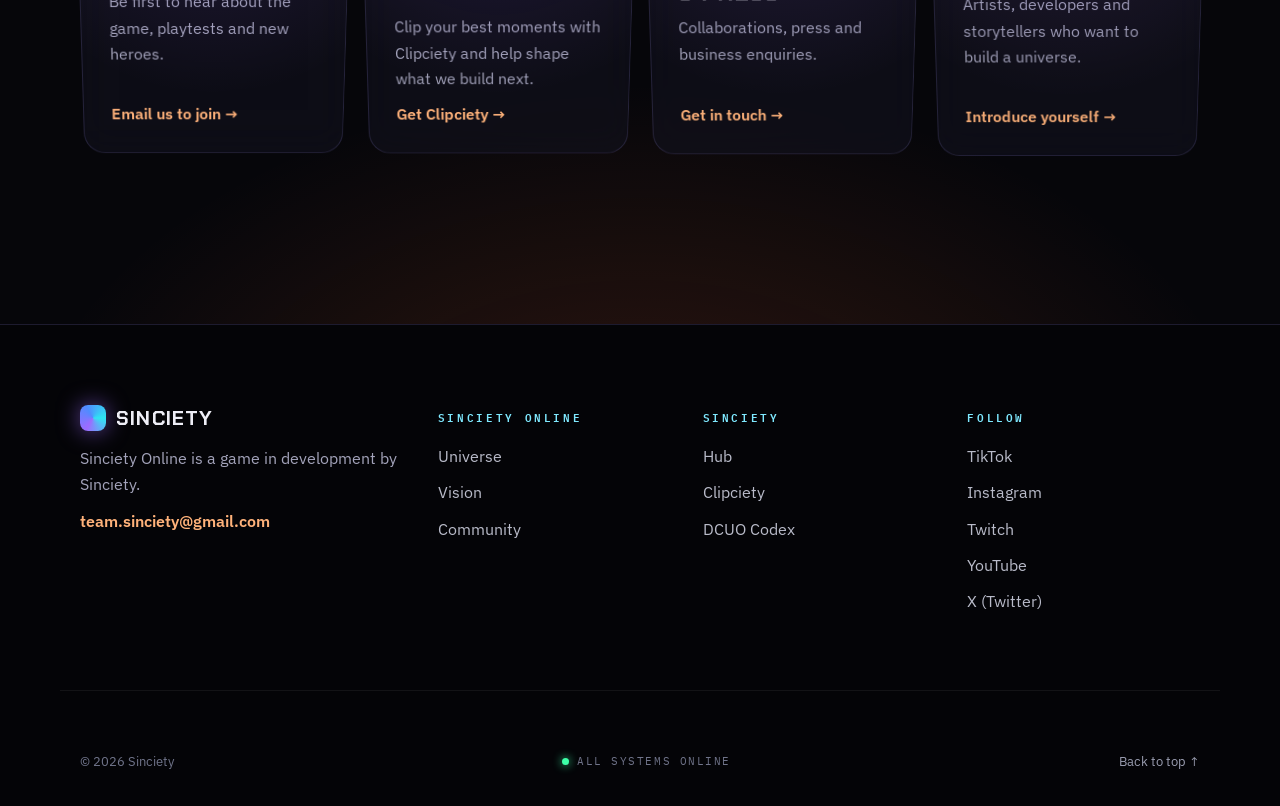
<file: sinciety-online/index.html>
<!doctype html>
<html lang="en">
<head>
  <meta charset="utf-8">
  <meta name="viewport" content="width=device-width, initial-scale=1, viewport-fit=cover">
  <title>Sinciety Online</title>
  <meta name="description" content="Sinciety Online: an original superhero game in development from Sinciety. Neos City needs heroes.">
  <meta name="theme-color" content="#06060a">
  <meta property="og:title" content="Sinciety Online">
  <meta property="og:description" content="A new universe of heroes is rising.">
  <meta property="og:image" content="https://sinciety.org/assets/media/battle-poster.jpg">
  <link rel="icon" href="../clipciety/icon.png">
  <link rel="preconnect" href="https://fonts.googleapis.com">
  <link rel="preconnect" href="https://fonts.gstatic.com" crossorigin>
  <link rel="stylesheet" href="https://fonts.googleapis.com/css2?family=Chakra+Petch:wght@500;600;700&family=IBM+Plex+Sans:wght@400;500;600&family=IBM+Plex+Mono:wght@500&display=swap">
  <link rel="preload" as="image" href="../assets/media/battle-poster.jpg" media="(min-width: 761px)">
  <link rel="preload" as="image" href="../assets/media/battle-poster-m.jpg" media="(max-width: 760px)">
  <link rel="stylesheet" href="../styles.css">
  <link rel="stylesheet" href="../assets/universe.css">
</head>
<body class="home">
  <header class="site"><div class="wrap">
    <a class="brand" href="../"><i aria-hidden="true"></i>Sinciety</a>
    <nav class="site" aria-label="Main">
      <a href="../">Hub</a>
      <a href="#universe">Universe</a>
      <a href="#vision">Vision</a>
      <a href="#community">Community</a>
    </nav>
  </div></header>

  <main>
    <!-- ================= HERO: the battlefield ================= -->
    <section class="u-hero" id="top" aria-labelledby="hero-title">
      <div class="u-stage" aria-hidden="true">
        <picture class="u-poster">
          <source media="(max-width: 760px)" srcset="../assets/media/battle-poster-m.jpg">
          <img src="../assets/media/battle-poster.jpg" alt="" fetchpriority="high">
        </picture>
        <video class="u-video" muted playsinline loop preload="none"
          data-src-desktop="../assets/media/battle.mp4" data-src-desktop-webm="../assets/media/battle.webm"
          data-src-mobile="../assets/media/battle-m.mp4" data-src-mobile-webm="../assets/media/battle-m.webm"></video>
        <canvas class="u-embers"></canvas>
        <div class="u-shade"></div>
        <div class="u-flash"></div>
        <div class="u-bars"><i></i><i></i></div>
      </div>

      <div class="u-hud" aria-hidden="true">
        <span class="hud-tl">SECTOR 07 <b>//</b> NEOS CITY</span>
        <span class="hud-tr"><i class="dot"></i>LIVE FEED <b class="hud-clock">00:00:00</b></span>
        <span class="hud-bl">THREAT LEVEL <span class="meter"><i></i></span> <b class="hud-threat">EXTREME</b></span>
        <span class="hud-br">RIFT ACTIVITY <b class="hud-rift">97.4%</b></span>
      </div>

      <div class="wrap u-hero-copy">
        <div class="u-kicker" data-split>A Sinciety game <b>·</b> In development</div>
        <h1 id="hero-title" class="u-brand" aria-label="Sinciety Online"><span class="u-brand-text" data-chars>SINCIETY</span><span class="u-brand-sub">ONLINE</span></h1>
        <p class="u-statement">The sky over Neos City has torn open. A new generation of heroes is rising to meet it. Sinciety Online is an original superhero game, and it's being built right now.</p>
        <div class="actions">
          <a class="btn u-btn" href="#universe">Enter the universe</a>
          <a class="btn ghost" href="#community">Follow development</a>
        </div>
      </div>
      <a class="u-scroll" href="#universe" aria-label="Scroll to the universe"><span></span></a>
    </section>

    <!-- ================= OUR UNIVERSE ================= -->
    <section class="u-section u-universe" id="universe" aria-labelledby="universe-h">
      <div class="u-energy" aria-hidden="true"></div>
      <div class="wrap u-intro">
        <div class="u-eyebrow"><span>01</span> Our universe</div>
        <h2 id="universe-h" class="u-title" data-words>The night the sky tore open</h2>
        <p class="u-lede">Neos City was the brightest city on Earth, until a rift split the sky and an army poured through. From the wreckage, a new generation of heroes rose. This is the Sinciety universe, and these are its first legends.</p>
      </div>

      <div class="u-roster" data-roster>
        <div class="u-track">
          <article class="u-hero-card" style="--c:#36e0ff; --c2:#1a6dff" data-tilt="6">
            <div class="u-art"><img src="../assets/media/hero-voltaine.jpg" alt="Voltaine, a hero crackling with cyan lightning, standing on rubble against a storm-blue sky" loading="lazy" decoding="async"></div>
            <div class="u-card-body">
              <div class="u-class">Lightning</div>
              <h3>Voltaine</h3>
              <p>An engineer who caught a bolt from the rift and became the storm. She powers the city's last grid by hand.</p>
              <dl class="u-stats"><div><dt>Power</dt><dd style="--v:.92"></dd></div><div><dt>Speed</dt><dd style="--v:.88"></dd></div><div><dt>Control</dt><dd style="--v:.61"></dd></div></dl>
            </div>
          </article>
          <article class="u-hero-card" style="--c:#7dff4a; --c2:#1f8a3a" data-tilt="6">
            <div class="u-art"><img src="../assets/media/hero-blightborne.jpg" alt="Blightborne, a caped hero wreathed in toxic green haze over a ruined city" loading="lazy" decoding="async"></div>
            <div class="u-card-body">
              <div class="u-class">Decay · Poison</div>
              <h3>Blightborne</h3>
              <p>A chemist poisoned by the rift's first fallout who learned to command it. Everything Blightborne touches rots, rusts or withers, starting with the invaders' armor.</p>
              <dl class="u-stats"><div><dt>Power</dt><dd style="--v:.86"></dd></div><div><dt>Speed</dt><dd style="--v:.6"></dd></div><div><dt>Control</dt><dd style="--v:.92"></dd></div></dl>
            </div>
          </article>
          <article class="u-hero-card" style="--c:#b46bff; --c2:#5a2dff" data-tilt="6">
            <div class="u-art"><img src="../assets/media/hero-vanta.jpg" alt="Vanta, a phantom hero with both arms raised in a violet haze" loading="lazy" decoding="async"></div>
            <div class="u-card-body">
              <div class="u-class">Phantom</div>
              <h3>Vanta</h3>
              <p>Half here, half somewhere else. Vanta phases through walls, slips between shadows and vanishes before a drone can lock on, and has been hunting what waits behind the rift ever since.</p>
              <dl class="u-stats"><div><dt>Power</dt><dd style="--v:.9"></dd></div><div><dt>Speed</dt><dd style="--v:.7"></dd></div><div><dt>Control</dt><dd style="--v:.95"></dd></div></dl>
            </div>
          </article>
          <article class="u-hero-card" style="--c:#ff5a2e; --c2:#ff1e3c" data-tilt="6">
            <div class="u-art"><img src="../assets/media/hero-emberwake.jpg" alt="Emberwake, a magma hero holding a glowing hexagonal shield against a burning red sky" loading="lazy" decoding="async"></div>
            <div class="u-card-body">
              <div class="u-class">Magma</div>
              <h3>Emberwake</h3>
              <p>A firefighter who walked into the first blast and came out molten. Emberwake forges shields from cooling magma and buries whole squads under rivers of it.</p>
              <dl class="u-stats"><div><dt>Power</dt><dd style="--v:.8"></dd></div><div><dt>Speed</dt><dd style="--v:.62"></dd></div><div><dt>Control</dt><dd style="--v:.86"></dd></div></dl>
            </div>
          </article>
          <div class="u-roster-end">
            <div class="u-eyebrow">More heroes</div>
            <p>The roster is growing. <br>Every legend starts somewhere.</p>
          </div>
        </div>
      </div>
      <p class="wrap u-note">Concept heroes from the Sinciety universe. Characters, art and story are original works in development.</p>
    </section>

    <!-- ================= THE BATTLE: scroll-driven cinematic ================= -->
    <section class="u-saga" id="battle" aria-labelledby="saga-h">
      <div class="u-saga-stage">
        <picture class="u-saga-poster" aria-hidden="true">
          <source media="(max-width: 760px)" srcset="../assets/media/saga-poster-m.jpg">
          <img src="../assets/media/saga-poster.jpg" alt="" loading="lazy" decoding="async">
        </picture>
        <video class="u-saga-video" muted playsinline preload="none" aria-hidden="true"
          data-desktop="../assets/media/saga.mp4" data-mobile="../assets/media/saga-m.mp4"></video>
        <div class="u-saga-shade" aria-hidden="true"></div>
        <div class="u-bars u-saga-bars" aria-hidden="true"><i></i><i></i></div>
        <div class="u-saga-head wrap">
          <div class="u-eyebrow"><span>02</span> The battle for Neos City</div>
          <h2 id="saga-h" class="u-saga-title">Scroll to fight</h2>
        </div>
        <ol class="u-saga-chapters" aria-label="The battle, chapter by chapter">
          <li data-at="0" style="--c:#ff3a4a"><b>I</b><strong>The rift opens</strong><span>A titan climbs out of the broken sky, and its army follows.</span></li>
          <li data-at="4" style="--c:#36e0ff"><b>II</b><strong>Voltaine · Lightning</strong><span>One strike, chained through the whole swarm.</span></li>
          <li data-at="8" style="--c:#ff5a2e"><b>III</b><strong>Emberwake · Magma</strong><span>She lands, and the street turns to fire.</span></li>
          <li data-at="11" style="--c:#b46bff"><b>IV</b><strong>Vanta · Phantom</strong><span>Gone before the drones can find her.</span></li>
          <li data-at="14" style="--c:#7dff4a"><b>V</b><strong>Blightborne · Decay</strong><span>The air itself turns against the machines.</span></li>
          <li data-at="17" style="--c:#ffffff"><b>VI</b><strong>United</strong><span>Four powers, one beam, aimed at the titan's heart.</span></li>
          <li data-at="20" style="--c:#ffb36b"><b>VII</b><strong>Neos City stands</strong><span>The titan falls. The rift seals. For now.</span></li>
        </ol>
        <div class="u-saga-meter" aria-hidden="true"><i></i></div>
      </div>
    </section>

    <!-- ================= OUR VISION ================= -->
    <section class="u-section u-vision" id="vision" aria-labelledby="vision-h">
      <div class="u-vision-bg" aria-hidden="true"><img src="../assets/media/vision.jpg" alt="" loading="lazy" decoding="async"></div>
      <div class="wrap">
        <div class="u-eyebrow"><span>03</span> The vision</div>
        <h2 id="vision-h" class="u-vision-line" data-scrub-words>A superhero game with cinematic scale. Heroes that feel like yours, battles that fill the sky, and a community that shares every legendary moment.</h2>
        <div class="u-pillars">
          <div class="u-pillar"><span class="u-num">I</span><h3>Cinematic scale</h3><p>Battles that fill the sky. Every fight should feel like the final act of a blockbuster, not a menu.</p></div>
          <div class="u-pillar"><span class="u-num">II</span><h3>Heroes worth becoming</h3><p>Original characters with real stories, and powers that change how you move, fight and think.</p></div>
          <div class="u-pillar"><span class="u-num">III</span><h3>Built with creators</h3><p>The best moments deserve to be seen. Sinciety Online is built alongside Clipciety, so every epic play can be clipped and shared.</p></div>
        </div>
      </div>
    </section>

    <!-- ================= COMMUNITY ================= -->
    <section class="u-section u-community" id="community" aria-labelledby="community-h">
      <div class="u-energy" aria-hidden="true"></div>
      <div class="wrap">
        <div class="u-eyebrow"><span>04</span> Community</div>
        <h2 id="community-h" class="u-title" data-words>Answer the call</h2>
        <p class="u-lede">Every universe starts with its first believers. Get involved early, help shape the heroes, and be part of the story from day one.</p>
        <div class="u-join">
          <a class="u-join-card glass" data-tilt href="mailto:team.sinciety@gmail.com?subject=Sinciety%20Online%20founders%20list">
            <span class="u-join-ic">✦</span><h3>Founders list</h3><p>Be first to hear about the game, playtests and new heroes.</p><span class="u-go">Email us to join →</span>
          </a>
          <a class="u-join-card glass" data-tilt href="../clipciety/">
            <span class="u-join-ic">▶</span><h3>Streamers &amp; creators</h3><p>Clip your best moments with Clipciety and help shape what we build next.</p><span class="u-go">Get Clipciety →</span>
          </a>
          <a class="u-join-card glass" data-tilt href="mailto:team.sinciety@gmail.com?subject=Partnership%20%2F%20press">
            <span class="u-join-ic">◆</span><h3>Partners &amp; press</h3><p>Collaborations, press and business enquiries.</p><span class="u-go">Get in touch →</span>
          </a>
          <a class="u-join-card glass" data-tilt href="mailto:team.sinciety@gmail.com?subject=Working%20with%20Sinciety">
            <span class="u-join-ic">⚡</span><h3>Build with us</h3><p>Artists, developers and storytellers who want to build a universe.</p><span class="u-go">Introduce yourself →</span>
          </a>
        </div>
      </div>
    </section>
  </main>

  <footer class="u-footer">
    <div class="u-footer-mark" aria-hidden="true">ONLINE</div>
    <div class="wrap u-footer-grid">
      <div>
        <a class="brand" href="../"><i aria-hidden="true"></i>Sinciety</a>
        <p class="u-footer-tag">Sinciety Online is a game in development by Sinciety.</p>
        <a class="u-mail" href="mailto:team.sinciety@gmail.com">team.sinciety@gmail.com</a>
      </div>
      <nav aria-label="Sinciety Online"><h4>Sinciety Online</h4><a href="#universe">Universe</a><a href="#vision">Vision</a><a href="#community">Community</a></nav>
      <nav aria-label="Sinciety"><h4>Sinciety</h4><a href="../">Hub</a><a href="../clipciety/">Clipciety</a><a href="../census/">DCUO Codex</a></nav>
      <nav aria-label="Follow"><h4>Follow</h4><a href="https://www.tiktok.com/@expliry" target="_blank" rel="noopener">TikTok</a><a href="https://www.instagram.com/expliry" target="_blank" rel="noopener">Instagram</a><a href="https://www.twitch.tv/expliry" target="_blank" rel="noopener">Twitch</a><a href="https://www.youtube.com/@expliry" target="_blank" rel="noopener">YouTube</a><a href="https://x.com/expliry" target="_blank" rel="noopener">X (Twitter)</a></nav>
    </div>
    <div class="wrap u-footer-base">
      <span>© 2026 Sinciety</span>
      <span class="u-status-line"><i></i>All systems online</span>
      <a href="#top" class="u-top">Back to top ↑</a>
    </div>
  </footer>

  <script src="../assets/lenis.min.js"></script>
  <script src="../assets/gsap.min.js"></script>
  <script src="../assets/ScrollTrigger.min.js"></script>
  <script src="../assets/site.js"></script>
  <script src="../assets/sound.js"></script>
  <script src="../assets/universe.js"></script>
  <script src="../assets/cinema.js" defer></script>
</body>
</html>
</file>
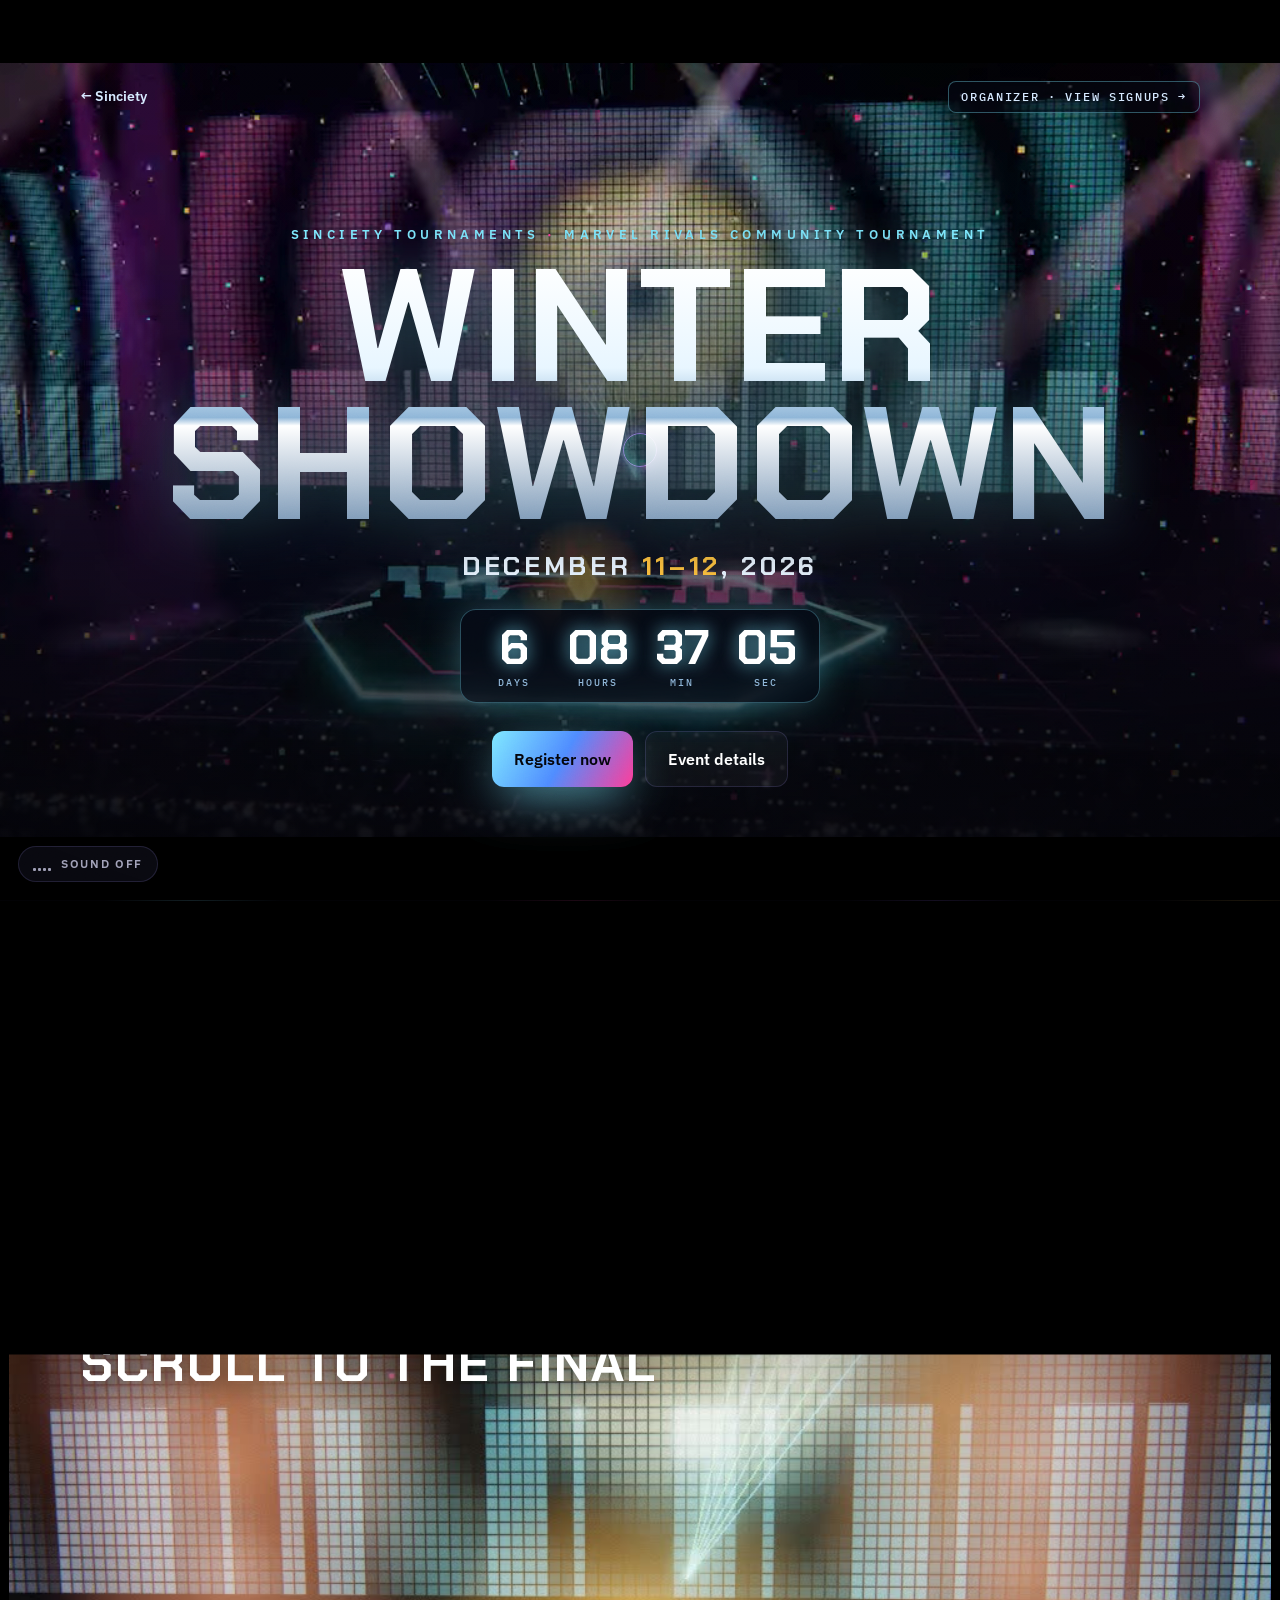
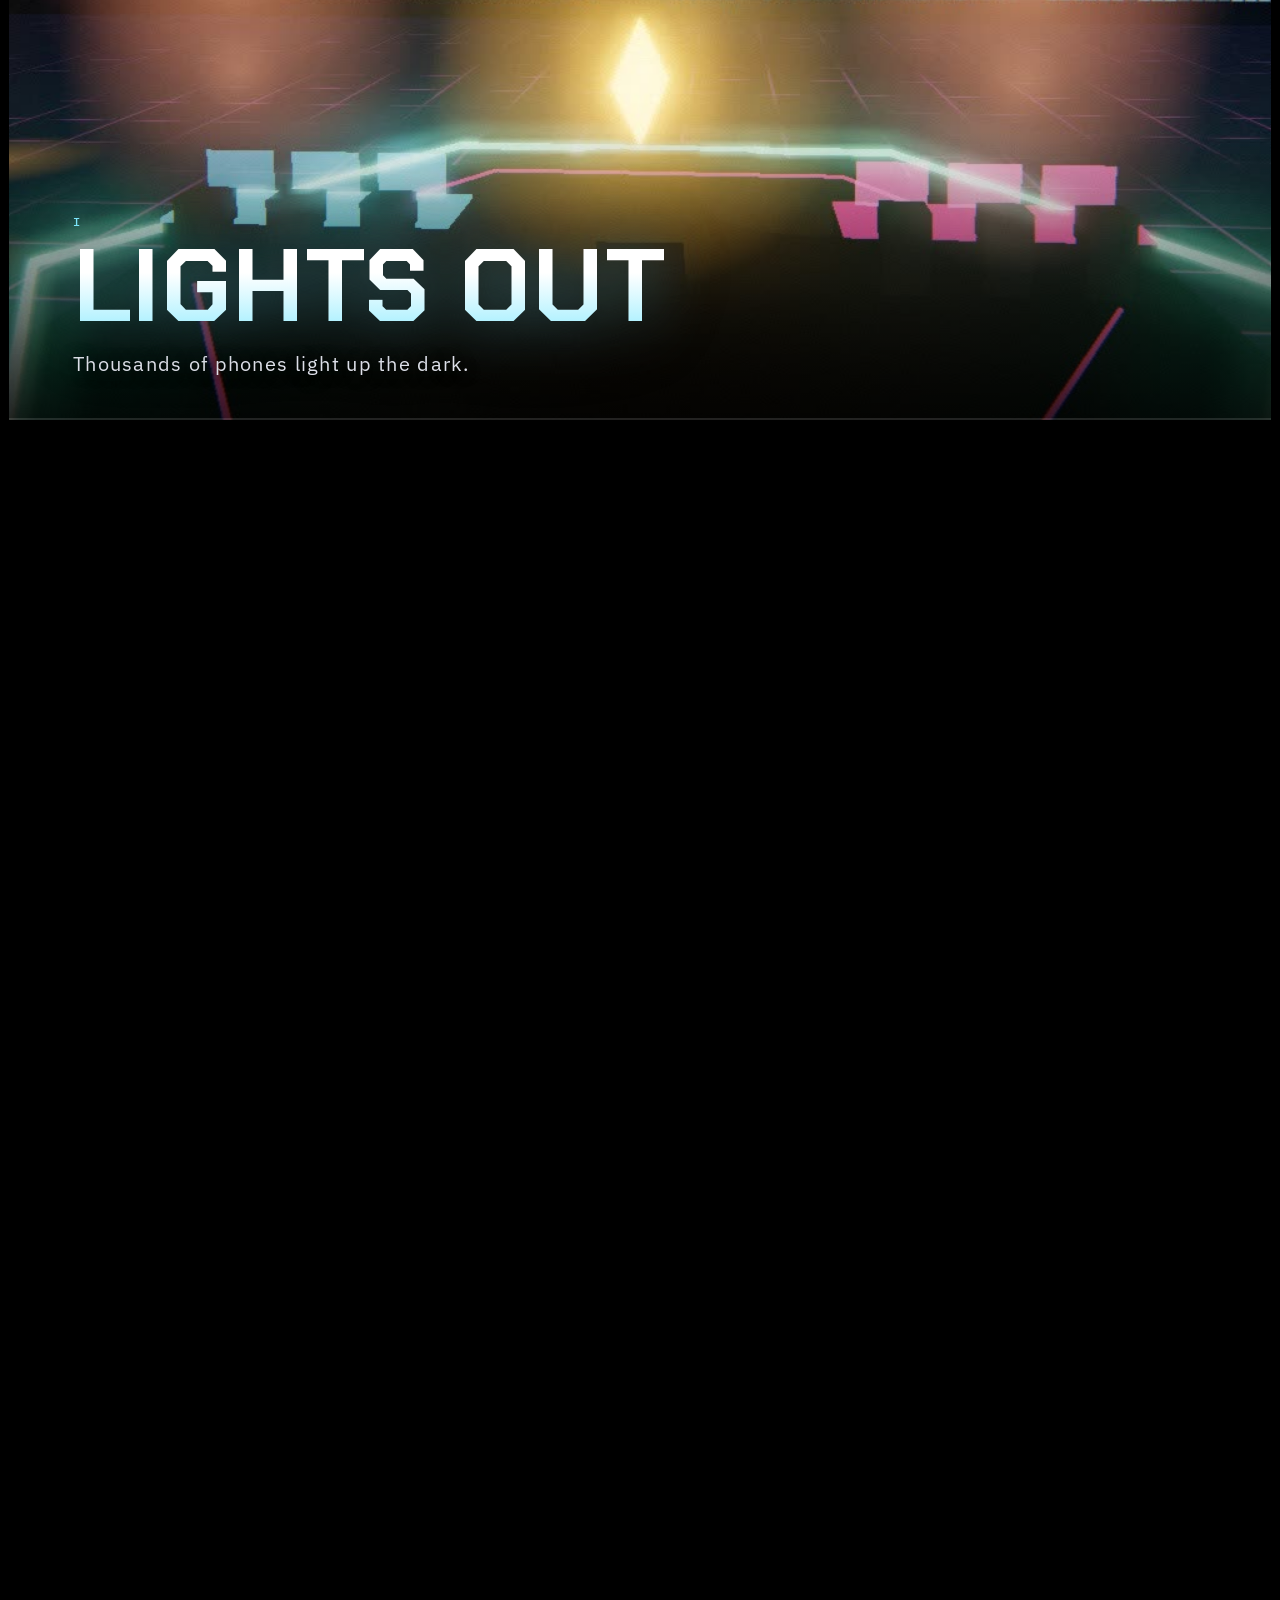
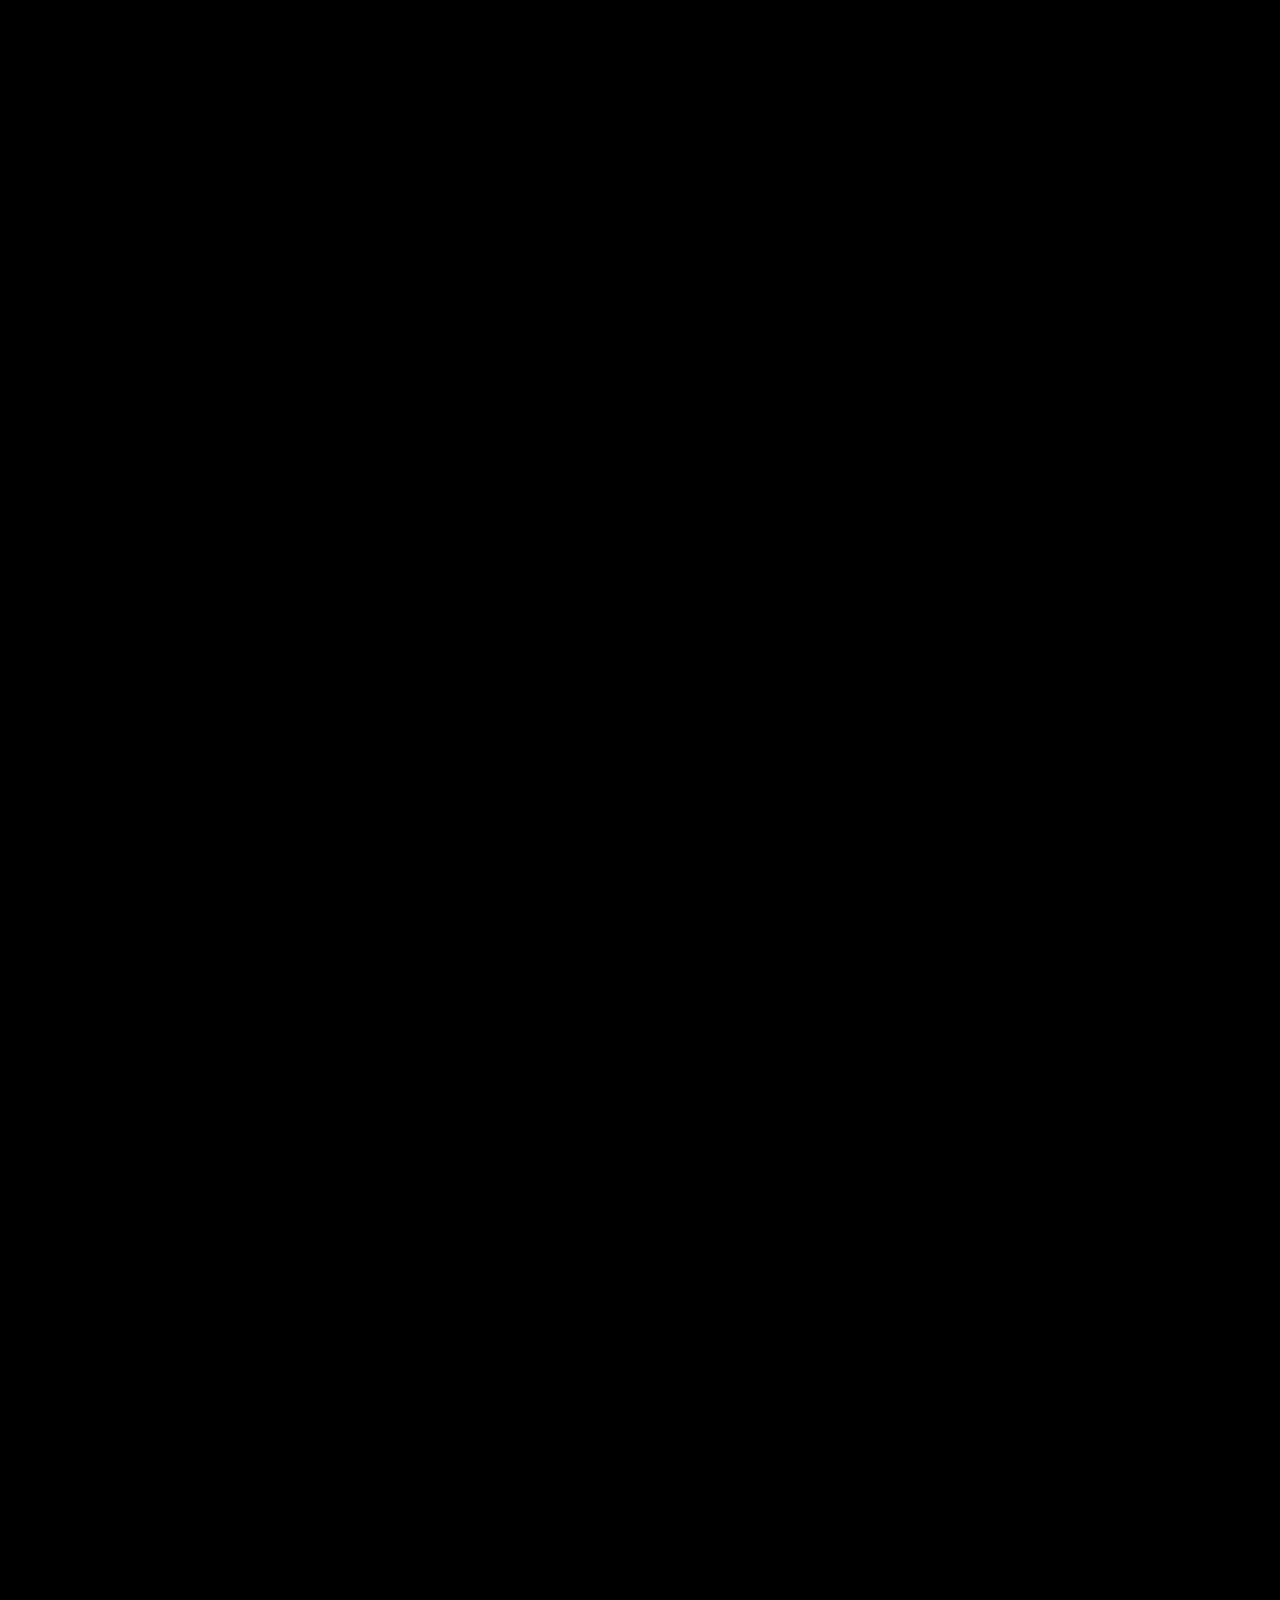
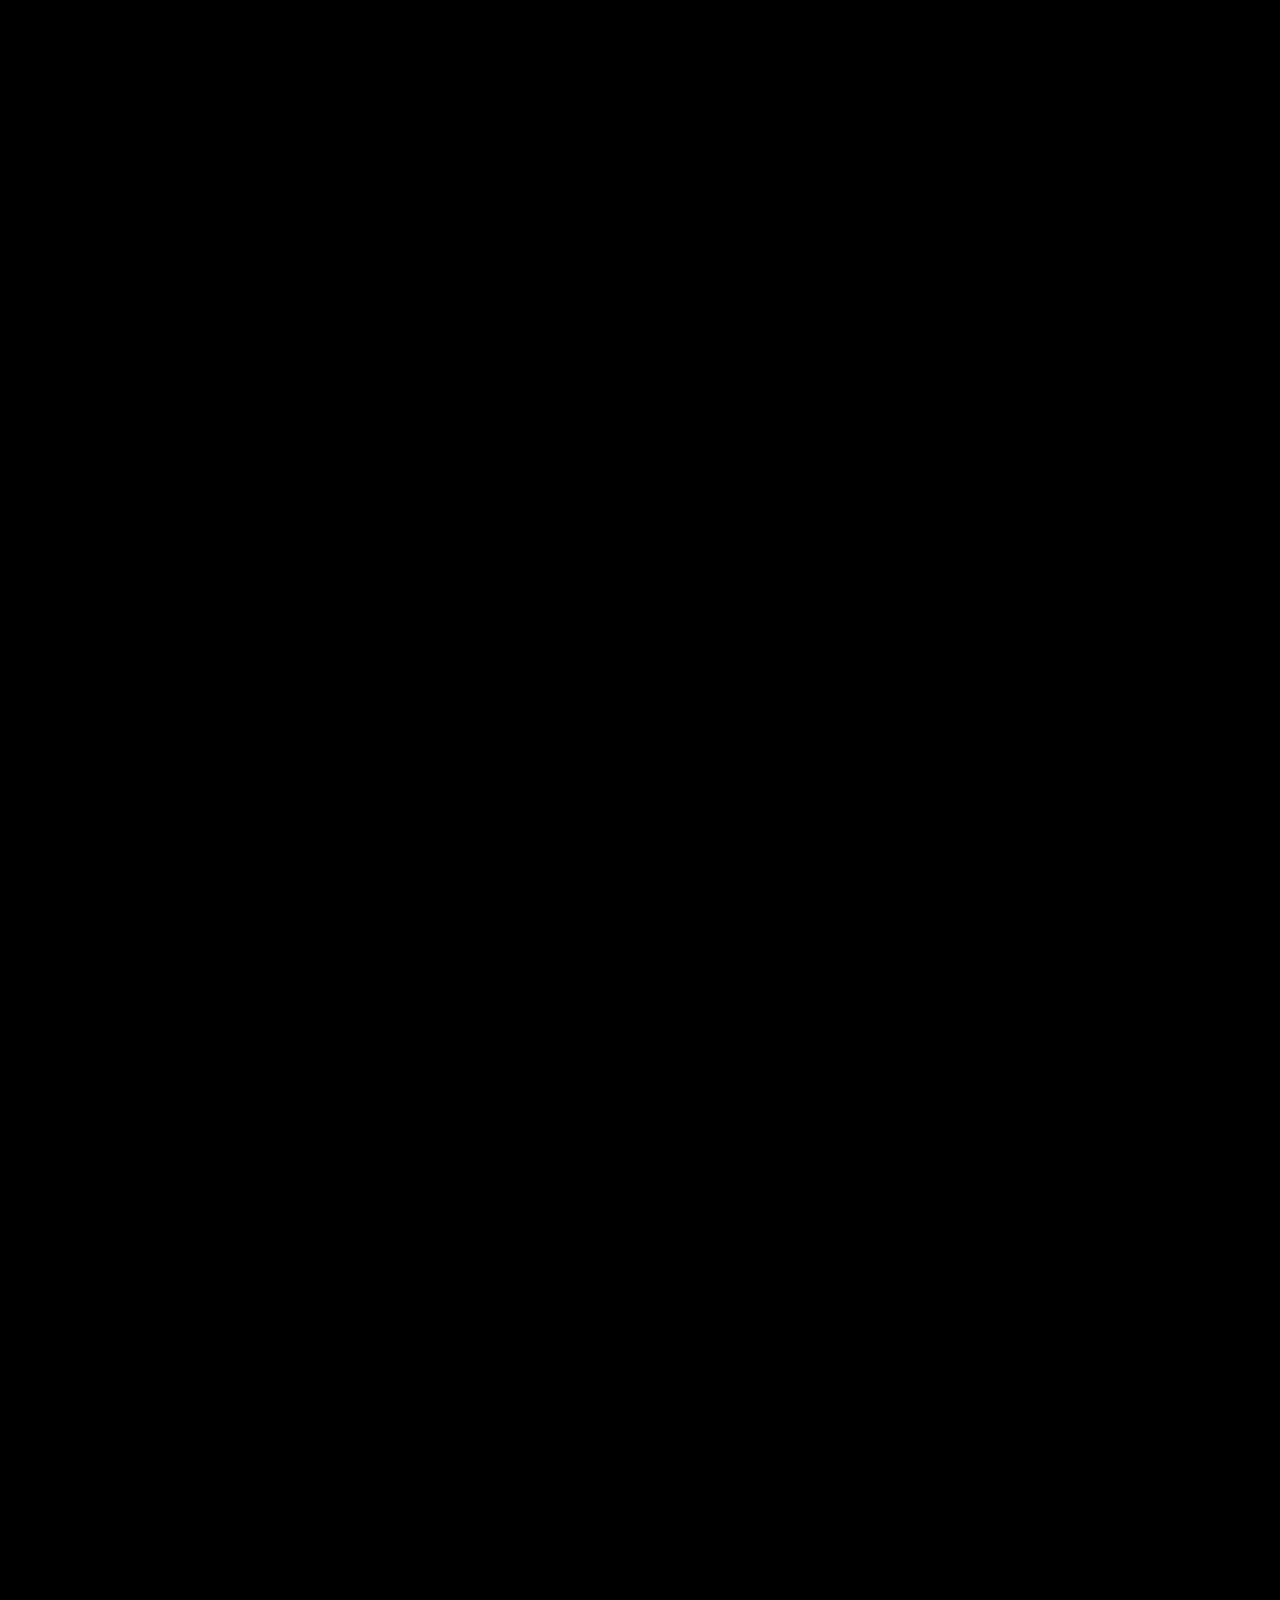
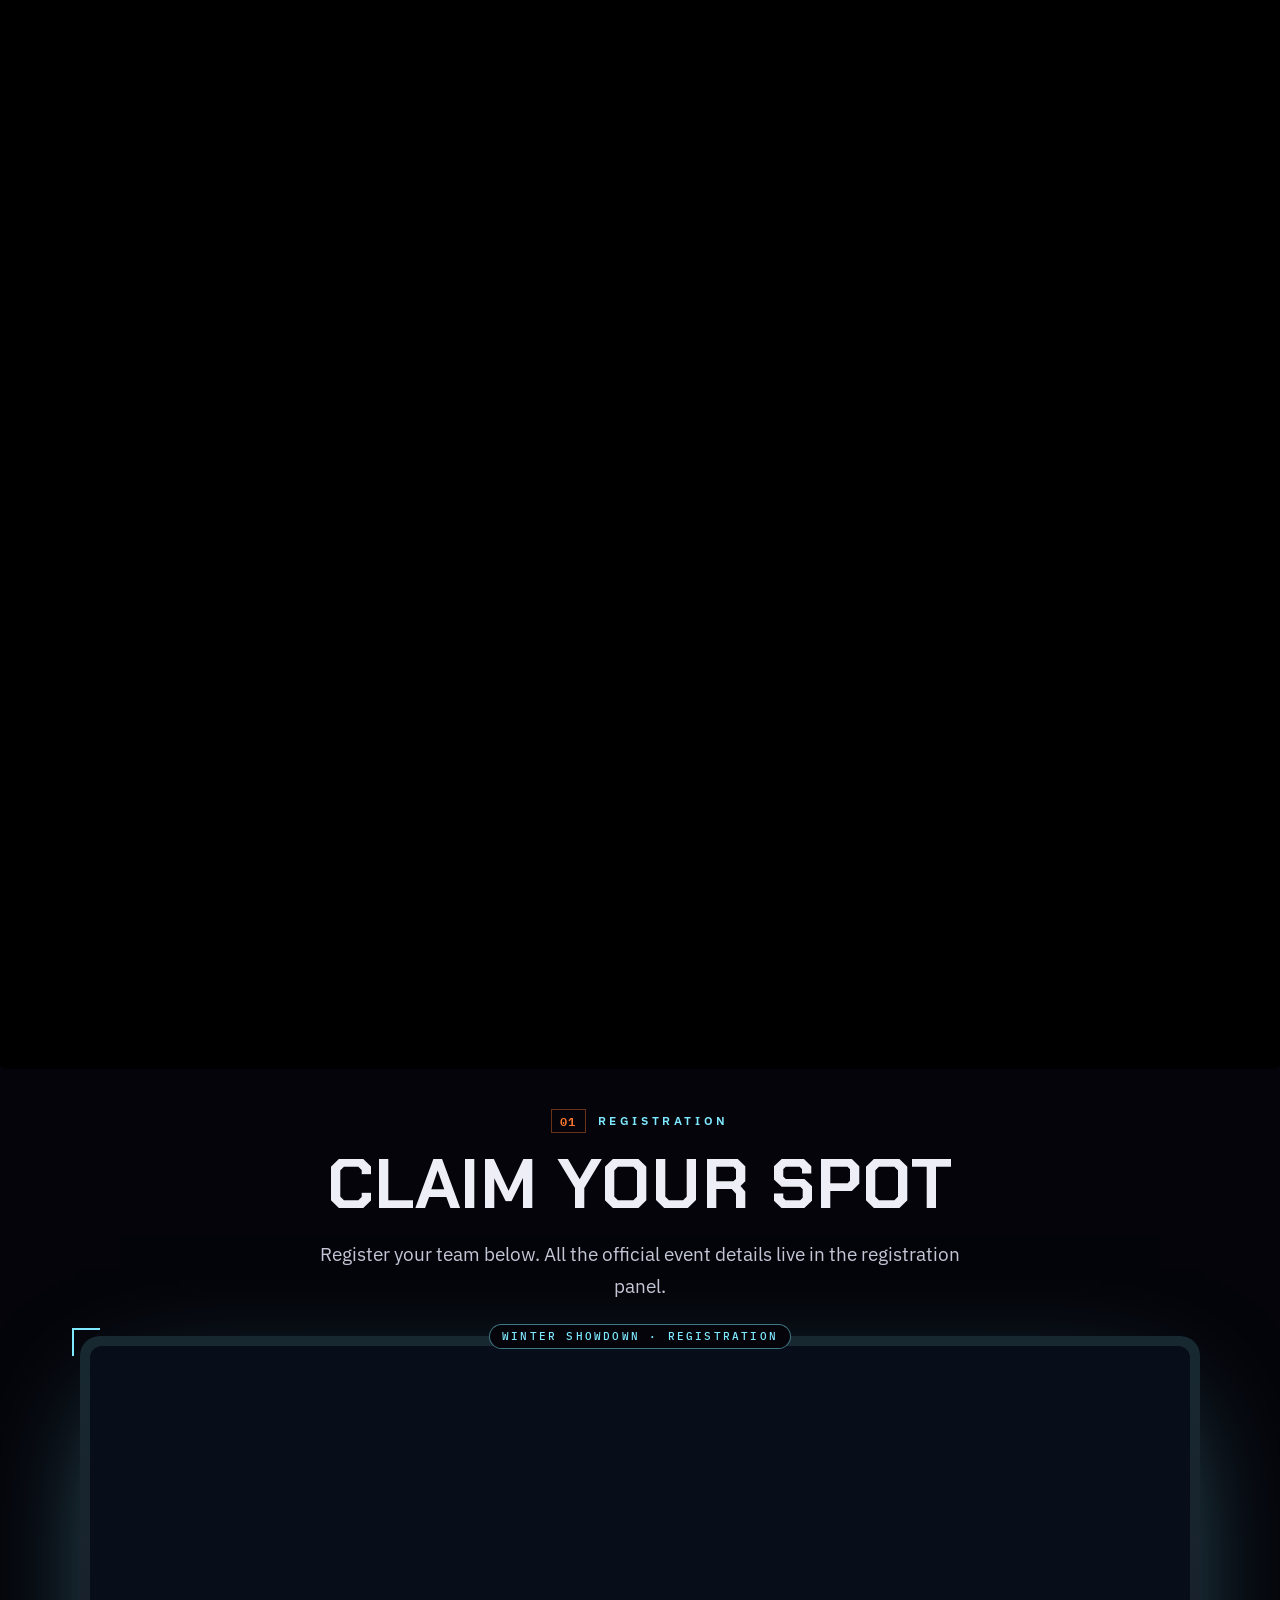
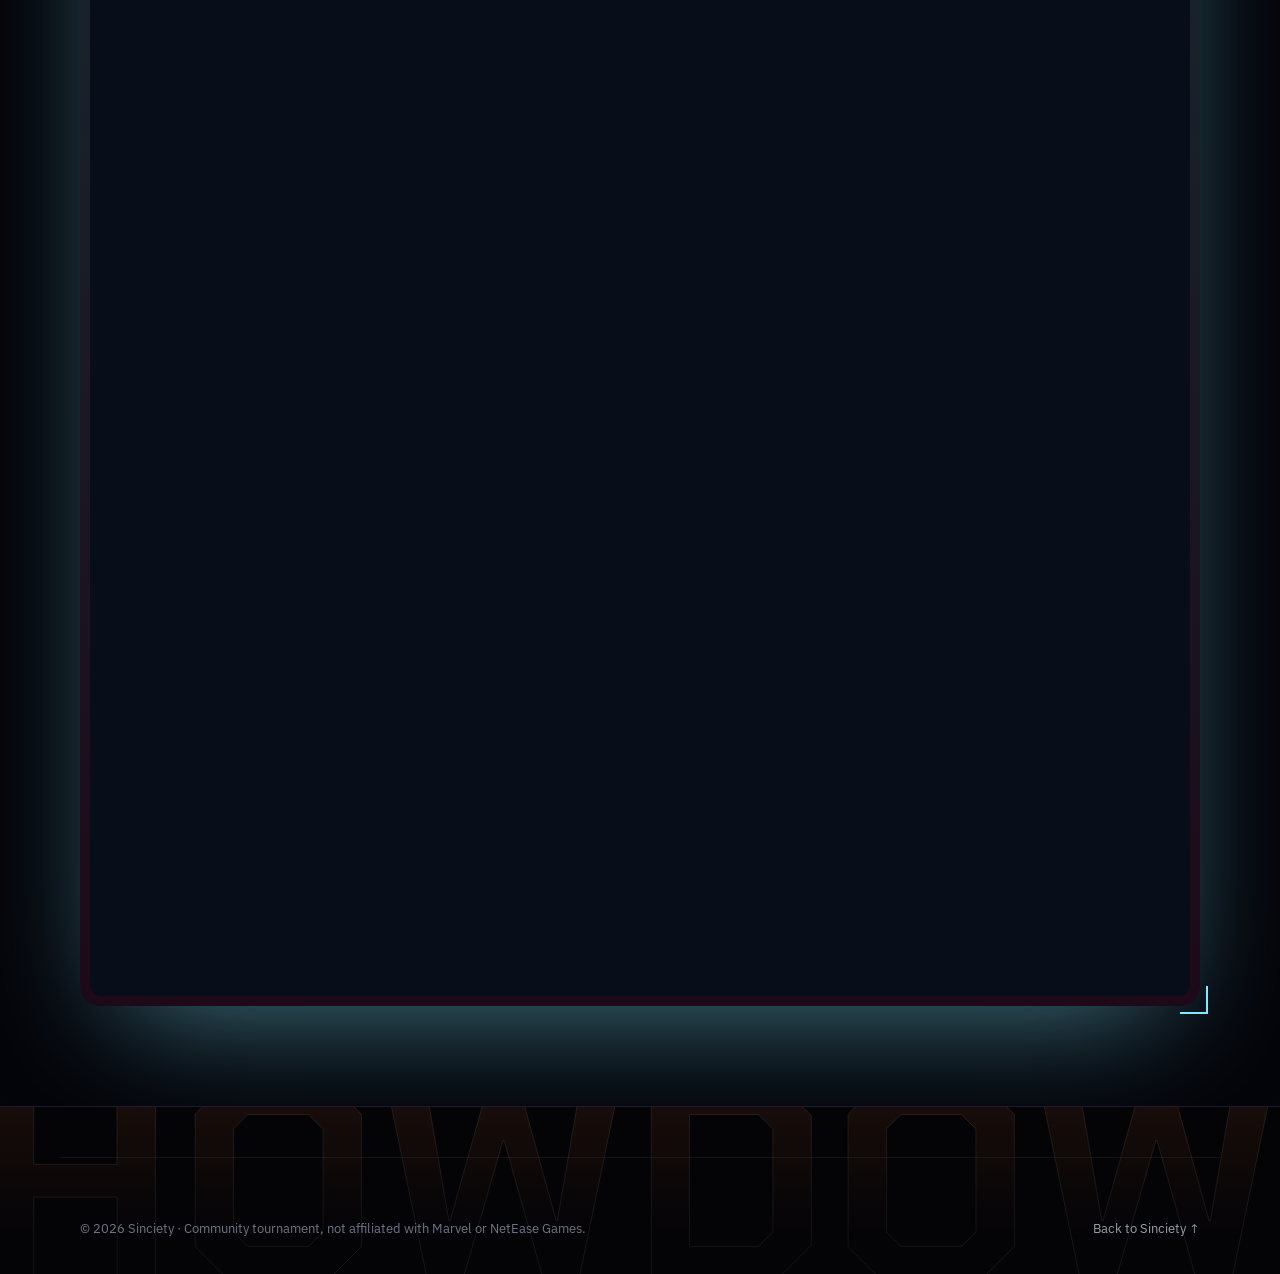
<file: tournaments/index.html>
<!doctype html>
<html lang="en">
<head>
  <meta charset="utf-8">
  <meta name="viewport" content="width=device-width, initial-scale=1, viewport-fit=cover">
  <meta name="description" content="Register for Winter Showdown on Sinciety: a Marvel Rivals community tournament, December 11–12, 2026.">
  <meta name="theme-color" content="#05050a">
  <title>Winter Showdown · Sinciety Tournaments</title>
  <link rel="icon" href="../clipciety/icon.png">
  <link rel="preconnect" href="https://fonts.googleapis.com">
  <link rel="preconnect" href="https://fonts.gstatic.com" crossorigin>
  <link rel="stylesheet" href="https://fonts.googleapis.com/css2?family=Chakra+Petch:wght@500;600;700&family=IBM+Plex+Sans:wght@400;500;600&family=IBM+Plex+Mono:wght@500&display=swap">
  <link rel="preload" as="image" href="../assets/media/arena-poster.jpg" media="(min-width: 761px)">
  <link rel="stylesheet" href="../styles.css">
  <link rel="stylesheet" href="../assets/universe.css">
  <style>
    .t-page { --ice: #7fe9ff; --pink: #ff3d9a; --gold: #ffc23d; background: #04040a; }
    .t-hero { position: relative; min-height: 100vh; min-height: 100svh; display: grid; align-items: end; overflow: hidden; isolation: isolate; }
    .t-media { position: absolute; inset: 0; z-index: -2; background: #04040a; }
    .t-media img, .t-media video { position: absolute; inset: 0; width: 100%; height: 100%; object-fit: cover; }
    .t-media video { opacity: 0; transition: opacity 1.2s; }
    .t-media video.ready { opacity: 1; }
    .t-shade { position: absolute; inset: 0; z-index: -1; background: linear-gradient(0deg, #04040a 2%, rgba(4,4,10,.55) 38%, rgba(4,4,10,.1) 70%), radial-gradient(120% 90% at 50% 40%, transparent 55%, rgba(0,0,0,.6) 100%); }
    .t-bars i { position: absolute; left: 0; right: 0; height: 7vh; background: #000; z-index: 2; transition: transform 1.6s cubic-bezier(.7,0,.2,1); }
    .t-bars i:first-child { top: 0; transform: scaleY(7); transform-origin: top; } .t-bars i:last-child { bottom: 0; transform: scaleY(7); transform-origin: bottom; }
    .t-open .t-bars i { transform: none; }
    .t-nav { position: absolute; top: calc(7vh + 18px); left: 0; right: 0; z-index: 3; display: flex; justify-content: space-between; align-items: center; }
    .t-nav a { color: #d6e9ff; text-decoration: none; font-weight: 600; font-size: 14px; }
    .t-nav .org { font: 500 12px/1 var(--mono); letter-spacing: .14em; text-transform: uppercase; padding: 9px 12px; border: 1px solid rgba(127,233,255,.35); border-radius: 8px; background: rgba(4,8,20,.5); }
    .t-copy { position: relative; z-index: 3; padding-bottom: calc(7vh + 50px); text-align: center; }
    .t-kicker { font: 600 13px/1.6 var(--font); letter-spacing: .34em; text-transform: uppercase; color: var(--ice); }
    .t-kicker b { color: var(--pink); }
    .t-title { margin: 12px 0 0; font: 700 clamp(56px, 12.5vw, 200px)/.86 var(--display); text-transform: uppercase; letter-spacing: .01em;
      background: linear-gradient(180deg, #fff 0%, #e8f6ff 40%, #8fb6d8 58%, #ffffff 61%, #6f8fb0 100%); -webkit-background-clip: text; background-clip: text; color: transparent;
      filter: drop-shadow(0 0 30px rgba(127,233,255,.35)) drop-shadow(0 10px 30px rgba(0,0,0,.7)); position: relative; }
    .t-title::after { content: "Winter Showdown"; position: absolute; inset: 0; color: transparent; background: linear-gradient(105deg, transparent 40%, rgba(255,255,255,.95) 50%, transparent 60%);
      background-size: 300% 100%; background-position: 150% 0; -webkit-background-clip: text; background-clip: text; animation: t-sweep 5s ease-in-out 1.6s infinite; }
    @keyframes t-sweep { 0% { background-position: 150% 0 } 40%, 100% { background-position: -60% 0 } }
    .t-date { margin-top: 18px; font: 700 clamp(18px, 2.2vw, 26px)/1.2 var(--display); text-transform: uppercase; letter-spacing: .14em; color: #e9f4ff; }
    .t-date span { color: var(--gold); }
    .t-count { display: inline-flex; gap: clamp(10px, 2vw, 22px); margin-top: 26px; padding: 14px 22px; border-radius: 16px; background: rgba(6,10,24,.6); border: 1px solid rgba(127,233,255,.3); backdrop-filter: blur(10px); -webkit-backdrop-filter: blur(10px); box-shadow: 0 0 40px -10px rgba(127,233,255,.5); }
    .t-count div { display: grid; min-width: 62px; }
    .t-count b { font: 700 clamp(30px, 4vw, 48px)/1 var(--display); color: #fff; text-shadow: 0 0 18px rgba(127,233,255,.8); font-variant-numeric: tabular-nums; }
    .t-count small { font: 500 10px/1 var(--mono); letter-spacing: .22em; text-transform: uppercase; color: #8fb6d8; margin-top: 6px; }
    .t-cta { margin-top: 28px; display: flex; gap: 12px; justify-content: center; flex-wrap: wrap; }
    .t-btn { background: linear-gradient(120deg, var(--ice), #4f8cff 50%, var(--pink)); color: #04040a; box-shadow: 0 14px 50px -10px rgba(127,233,255,.8); }
    .t-btn:hover { color: #04040a; }
    .t-info { position: relative; padding: clamp(70px, 9vw, 110px) 0 40px; overflow: hidden; }
    .t-beams { position: absolute; inset: 0; pointer-events: none; opacity: .5; }
    .t-beams i { position: absolute; top: -20%; width: 180px; height: 140%; transform-origin: 50% 0; will-change: transform;
      background: linear-gradient(90deg, transparent, var(--c) 50%, transparent);
      -webkit-mask-image: linear-gradient(180deg, #000, transparent 80%); mask-image: linear-gradient(180deg, #000, transparent 80%);
      animation: t-beam 7s ease-in-out infinite alternate; }
    @keyframes t-beam { from { transform: rotate(-24deg); } to { transform: rotate(24deg); } }
    .t-grid { position: relative; display: grid; grid-template-columns: repeat(4, 1fr); gap: 14px; }
    .t-card { position: relative; padding: 24px 22px; border-radius: 18px; background: rgba(8,12,28,.72); border: 1px solid rgba(127,233,255,.2); backdrop-filter: blur(12px); -webkit-backdrop-filter: blur(12px); overflow: hidden; }
    .t-card::before { content: ""; position: absolute; left: 22px; right: 22px; top: -1px; height: 2px; background: linear-gradient(90deg, transparent, var(--c, #7fe9ff), transparent); box-shadow: 0 0 16px var(--c, #7fe9ff); }
    .t-card small { font: 500 11px/1 var(--mono); letter-spacing: .22em; text-transform: uppercase; color: #8fb6d8; }
    .t-card b { display: block; margin-top: 10px; font: 700 clamp(22px, 2.2vw, 28px)/1.15 var(--display); text-transform: uppercase; color: #fff; }
    .t-reg { position: relative; padding: 40px 0 100px; }
    .t-reg h2 { font-size: clamp(36px, 5.5vw, 72px); text-transform: uppercase; text-align: center; }
    .t-reg .u-lede { margin-inline: auto; text-align: center; }
    .t-terminal { position: relative; margin-top: 34px; border-radius: 20px; padding: 10px; background: linear-gradient(180deg, rgba(127,233,255,.16), rgba(255,61,154,.1)); box-shadow: 0 40px 120px -40px rgba(127,233,255,.55); }
    .t-terminal::before, .t-terminal::after { content: ""; position: absolute; width: 26px; height: 26px; border: 2px solid var(--ice); }
    .t-terminal::before { left: -8px; top: -8px; border-right: 0; border-bottom: 0; } .t-terminal::after { right: -8px; bottom: -8px; border-left: 0; border-top: 0; }
    .t-terminal .tag { position: absolute; top: -12px; left: 50%; transform: translateX(-50%); padding: 6px 12px; border-radius: 999px; background: #04040a; border: 1px solid rgba(127,233,255,.5); font: 500 11px/1 var(--mono); letter-spacing: .2em; text-transform: uppercase; color: var(--ice); white-space: nowrap; }
    .tournament-frame { display: block; width: 100%; height: 1250px; border: 0; border-radius: 12px; background: #070d19; }
    @media (max-width: 900px) { .t-grid { grid-template-columns: 1fr 1fr; } }
    @media (max-width: 560px) { .tournament-frame { height: 1600px; } .t-count div { min-width: 48px; } .t-nav { top: calc(7vh + 10px); } }
    @media (prefers-reduced-motion: reduce) { .t-bars i { transform: none; transition: none; } .t-title::after, .t-beams i { animation: none; } .t-media video { display: none; } }
  </style>
</head>
<body class="home t-page">
  <main>
    <section class="t-hero" aria-labelledby="t-title">
      <div class="t-media" aria-hidden="true">
        <picture><source media="(max-width: 760px)" srcset="../assets/media/arena-poster-m.jpg"><img src="../assets/media/arena-poster.jpg" alt=""></picture>
        <video muted playsinline loop preload="none" data-desktop="../assets/media/arena" data-mobile="../assets/media/arena-m"></video>
      </div>
      <div class="t-shade" aria-hidden="true"></div>
      <div class="t-bars" aria-hidden="true"><i></i><i></i></div>
      <div class="wrap t-nav">
        <a href="../">← Sinciety</a>
        <a class="org" href="organizer/">Organizer · View signups →</a>
      </div>
      <div class="wrap t-copy">
        <div class="t-kicker">Sinciety tournaments <b>·</b> Marvel Rivals community tournament</div>
        <h1 id="t-title" class="t-title">Winter Showdown</h1>
        <div class="t-date">December <span>11–12</span>, 2026</div>
        <div class="t-count" id="count" role="timer" aria-label="Time until Winter Showdown">
          <div><b data-u="d">--</b><small>Days</small></div><div><b data-u="h">--</b><small>Hours</small></div><div><b data-u="m">--</b><small>Min</small></div><div><b data-u="s">--</b><small>Sec</small></div>
        </div>
        <div class="t-cta"><a class="btn t-btn" href="#register">Register now</a><a class="btn ghost" href="#event">Event details</a></div>
      </div>
    </section>

    <section class="t-info" id="event" aria-label="Event details">
      <div class="t-beams" aria-hidden="true"><i style="left:8%;--c:rgba(127,233,255,.6)"></i><i style="left:38%;--c:rgba(255,61,154,.5);animation-delay:-2s"></i><i style="left:66%;--c:rgba(157,107,255,.55);animation-delay:-4s"></i><i style="left:90%;--c:rgba(255,194,61,.45);animation-delay:-1s"></i></div>
      <div class="wrap t-grid">
        <div class="t-card reveal" style="--c:#7fe9ff"><small>When</small><b>Dec 11–12, 2026</b></div>
        <div class="t-card reveal" style="--c:#ff3d9a"><small>Game</small><b>Marvel Rivals</b></div>
        <div class="t-card reveal" style="--c:#9d6bff"><small>Hosted by</small><b>Sinciety</b></div>
        <div class="t-card reveal" style="--c:#ffc23d"><small>Sign-ups</small><b>Open now</b></div>
      </div>
    </section>

    <!-- ================= THE GRAND FINAL: scroll-driven arena showdown ================= -->
    <section class="u-saga" id="showdown" data-scrub="20" aria-labelledby="show-h">
      <div class="u-saga-stage">
        <picture class="u-saga-poster" aria-hidden="true">
          <source media="(max-width: 760px)" srcset="../assets/media/show-poster-m.jpg">
          <img src="../assets/media/show-poster.jpg" alt="" loading="lazy" decoding="async">
        </picture>
        <video class="u-saga-video" muted playsinline preload="none" aria-hidden="true" data-desktop="../assets/media/show.mp4" data-mobile="../assets/media/show-m.mp4"></video>
        <div class="u-saga-shade" aria-hidden="true"></div>
        <div class="u-bars u-saga-bars" aria-hidden="true"><i></i><i></i></div>
        <div class="u-saga-head wrap">
          <div class="u-eyebrow"><span>FINAL</span> Winter Showdown</div>
          <h2 id="show-h" class="u-saga-title">Scroll to the final</h2>
        </div>
        <ol class="u-saga-chapters" aria-label="Grand final, step by step">
          <li data-at="0" style="--c:#7fe9ff"><b>I</b><strong>Lights out</strong><span>Thousands of phones light up the dark.</span></li>
          <li data-at="3.5" style="--c:#ff3d9a"><b>II</b><strong>The walkout</strong><span>Two teams. One stage. Every beam on them.</span></li>
          <li data-at="7" style="--c:#9d6bff"><b>III</b><strong>Grand final</strong><span>The whole arena comes alive.</span></li>
          <li data-at="11" style="--c:#ff2a3a"><b>IV</b><strong>The clutch</strong><span>One round left. Nobody breathes.</span></li>
          <li data-at="14.5" style="--c:#ffc23d"><b>V</b><strong>Champions</strong><span>Your name could be next. Register below.</span></li>
        </ol>
        <div class="u-saga-meter" aria-hidden="true"><i></i></div>
      </div>
    </section>

    <section class="t-reg" id="register" aria-labelledby="reg-h">
      <div class="wrap">
        <div class="u-eyebrow" style="justify-content:center;display:flex"><span>01</span> Registration</div>
        <h2 id="reg-h" class="u-title">Claim your spot</h2>
        <p class="u-lede">Register your team below. All the official event details live in the registration panel.</p>
        <div class="t-terminal">
          <span class="tag">Winter Showdown · registration</span>
          <iframe id="winter-registration" class="tournament-frame" title="Winter Showdown registration and event details" src="https://sinciety-winter-showdown.brownnahj30.workers.dev/?embed=sinciety"></iframe>
        </div>
      </div>
    </section>
  </main>

  <footer class="u-footer" style="padding-top:50px">
    <div class="u-footer-mark" aria-hidden="true">SHOWDOWN</div>
    <div class="wrap u-footer-base" style="margin-top:0"><span>© 2026 Sinciety · Community tournament, not affiliated with Marvel or NetEase Games.</span><a href="../" class="u-top">Back to Sinciety ↑</a></div>
  </footer>

  <script>
    // Registration panel height (unchanged from the original page)
    const registration = document.getElementById('winter-registration');
    const eventOrigin = new URL(registration.src).origin;
    window.addEventListener('message', ({ origin, source, data }) => {
      if (origin !== eventOrigin || source !== registration.contentWindow || data?.type !== 'sinciety-winter-height') return;
      if (Number.isInteger(data.height) && data.height >= 300 && data.height <= 20000) {
        registration.style.height = data.height + 'px';
      }
    });
  </script>
  <script>
    (() => {
      const reduced = matchMedia('(prefers-reduced-motion: reduce)').matches;
      requestAnimationFrame(() => document.body.classList.add('t-open'));
      // countdown to Dec 11, 2026 (US Eastern)
      const target = Date.parse('2026-12-11T00:00:00-05:00');
      const els = Object.fromEntries([...document.querySelectorAll('#count b')].map((b) => [b.dataset.u, b]));
      const tick = () => {
        let s = Math.max(0, Math.floor((target - Date.now()) / 1000));
        const d = Math.floor(s / 86400); s -= d * 86400; const h = Math.floor(s / 3600); s -= h * 3600; const m = Math.floor(s / 60); s -= m * 60;
        els.d.textContent = String(d); els.h.textContent = String(h).padStart(2, '0'); els.m.textContent = String(m).padStart(2, '0'); els.s.textContent = String(s).padStart(2, '0');
      };
      tick(); setInterval(tick, 1000);
      // arena loop: right size for the screen, only plays while visible
      const v = document.querySelector('.t-media video');
      if (!reduced) {
        const webm = v.canPlayType('video/webm; codecs="vp9"'), m = innerWidth <= 760;
        v.src = (m ? v.dataset.mobile : v.dataset.desktop) + (webm ? '.webm' : '.mp4');
        v.addEventListener('playing', () => v.classList.add('ready'), { once: true });
        new IntersectionObserver(([e]) => { e.isIntersecting ? v.play().catch(() => {}) : v.pause(); }).observe(v);
      }
      // crowd roar when the curtain opens (only if the visitor has sound on)
      setTimeout(() => {
        const S = window.SincietySound; if (!S || !S.isOn || !S.isOn()) return;
        const AC = window.AudioContext || window.webkitAudioContext; const ctx = new AC(); const t = ctx.currentTime;
        const buf = ctx.createBuffer(1, ctx.sampleRate * 3, ctx.sampleRate), d = buf.getChannelData(0); for (let i = 0; i < d.length; i++) d[i] = Math.random() * 2 - 1;
        const src = ctx.createBufferSource(); src.buffer = buf; const bp = ctx.createBiquadFilter(); bp.type = 'bandpass'; bp.frequency.value = 900; bp.Q.value = 0.6;
        const g = ctx.createGain(); g.gain.setValueAtTime(0.0001, t); g.gain.exponentialRampToValueAtTime(0.22, t + 0.9); g.gain.exponentialRampToValueAtTime(0.0001, t + 2.9);
        src.connect(bp).connect(g).connect(ctx.destination); src.start(t); src.stop(t + 3);
        const o = ctx.createOscillator(), og = ctx.createGain(); o.frequency.setValueAtTime(90, t + 0.6); o.frequency.exponentialRampToValueAtTime(32, t + 1.8);
        og.gain.setValueAtTime(0.0001, t + 0.6); og.gain.exponentialRampToValueAtTime(0.5, t + 0.62); og.gain.exponentialRampToValueAtTime(0.0001, t + 2.2);
        o.connect(og).connect(ctx.destination); o.start(t + 0.6); o.stop(t + 2.3);
      }, 400);
    })();
  </script>
  <script src="../assets/lenis.min.js"></script>
  <script src="../assets/site.js"></script>
  <script src="../assets/sound.js"></script>
  <script src="../assets/scrub.js"></script>
  <script src="../assets/cinema.js" defer></script>
</body>
</html>
</file>
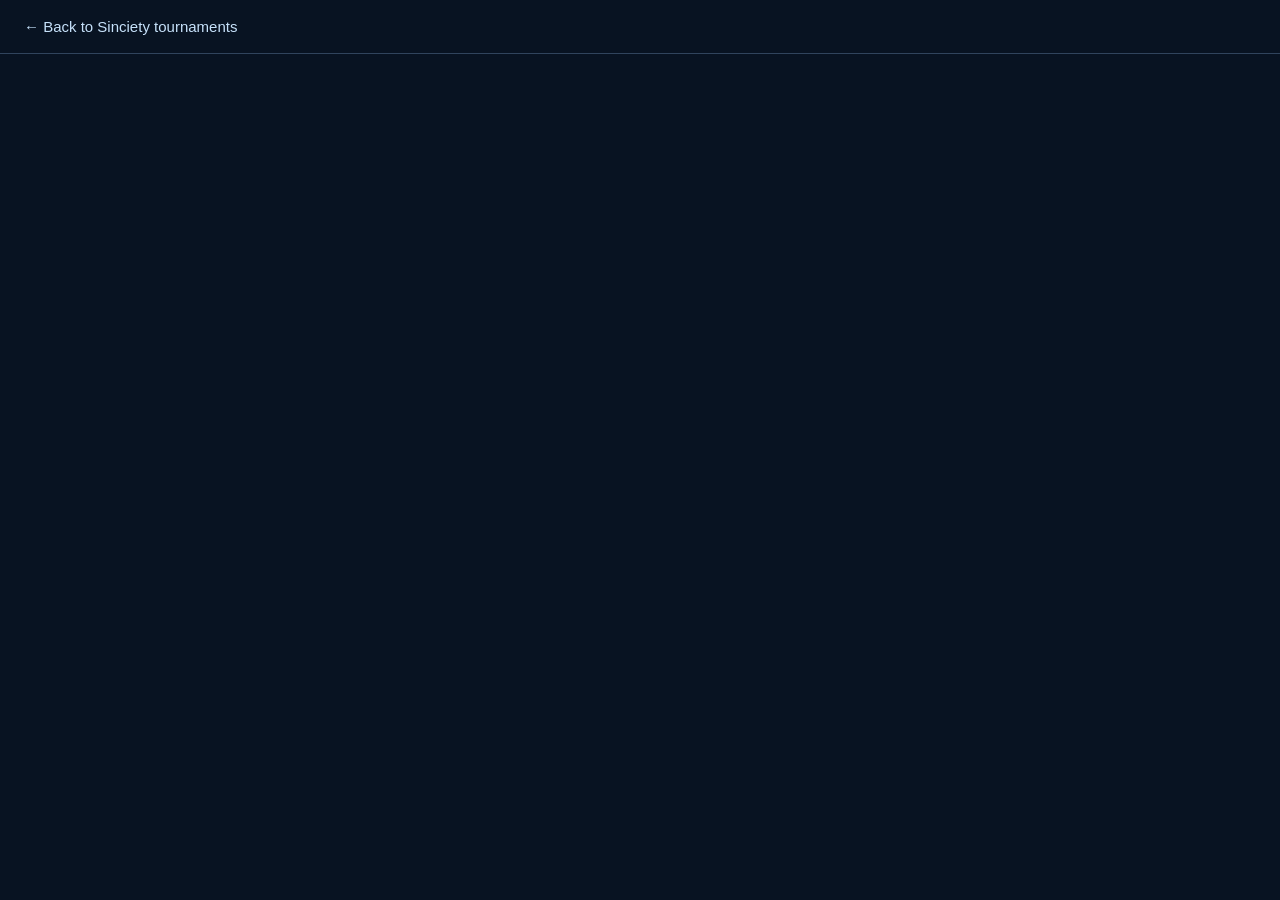
<file: tournaments/organizer/index.html>
<!doctype html>
<html lang="en">
<head>
  <meta charset="utf-8">
  <meta name="viewport" content="width=device-width,initial-scale=1">
  <meta name="robots" content="noindex,nofollow">
  <title>Organizer · Sinciety Tournaments</title>
  <style>
    html,body{margin:0;background:#081322;color:#c6e1fa;font:15px Arial,sans-serif}
    header{padding:18px 24px;border-bottom:1px solid #30445d}
    a{color:inherit;text-decoration:none}
    iframe{display:block;width:100%;height:calc(100dvh - 55px);min-height:640px;border:0}
  </style>
</head>
<body>
  <header><a href="../">← Back to Sinciety tournaments</a></header>
  <iframe title="Private Winter Showdown organizer dashboard" src="https://sinciety-winter-showdown.brownnahj30.workers.dev/organizer"></iframe>
</body>
</html>
</file>
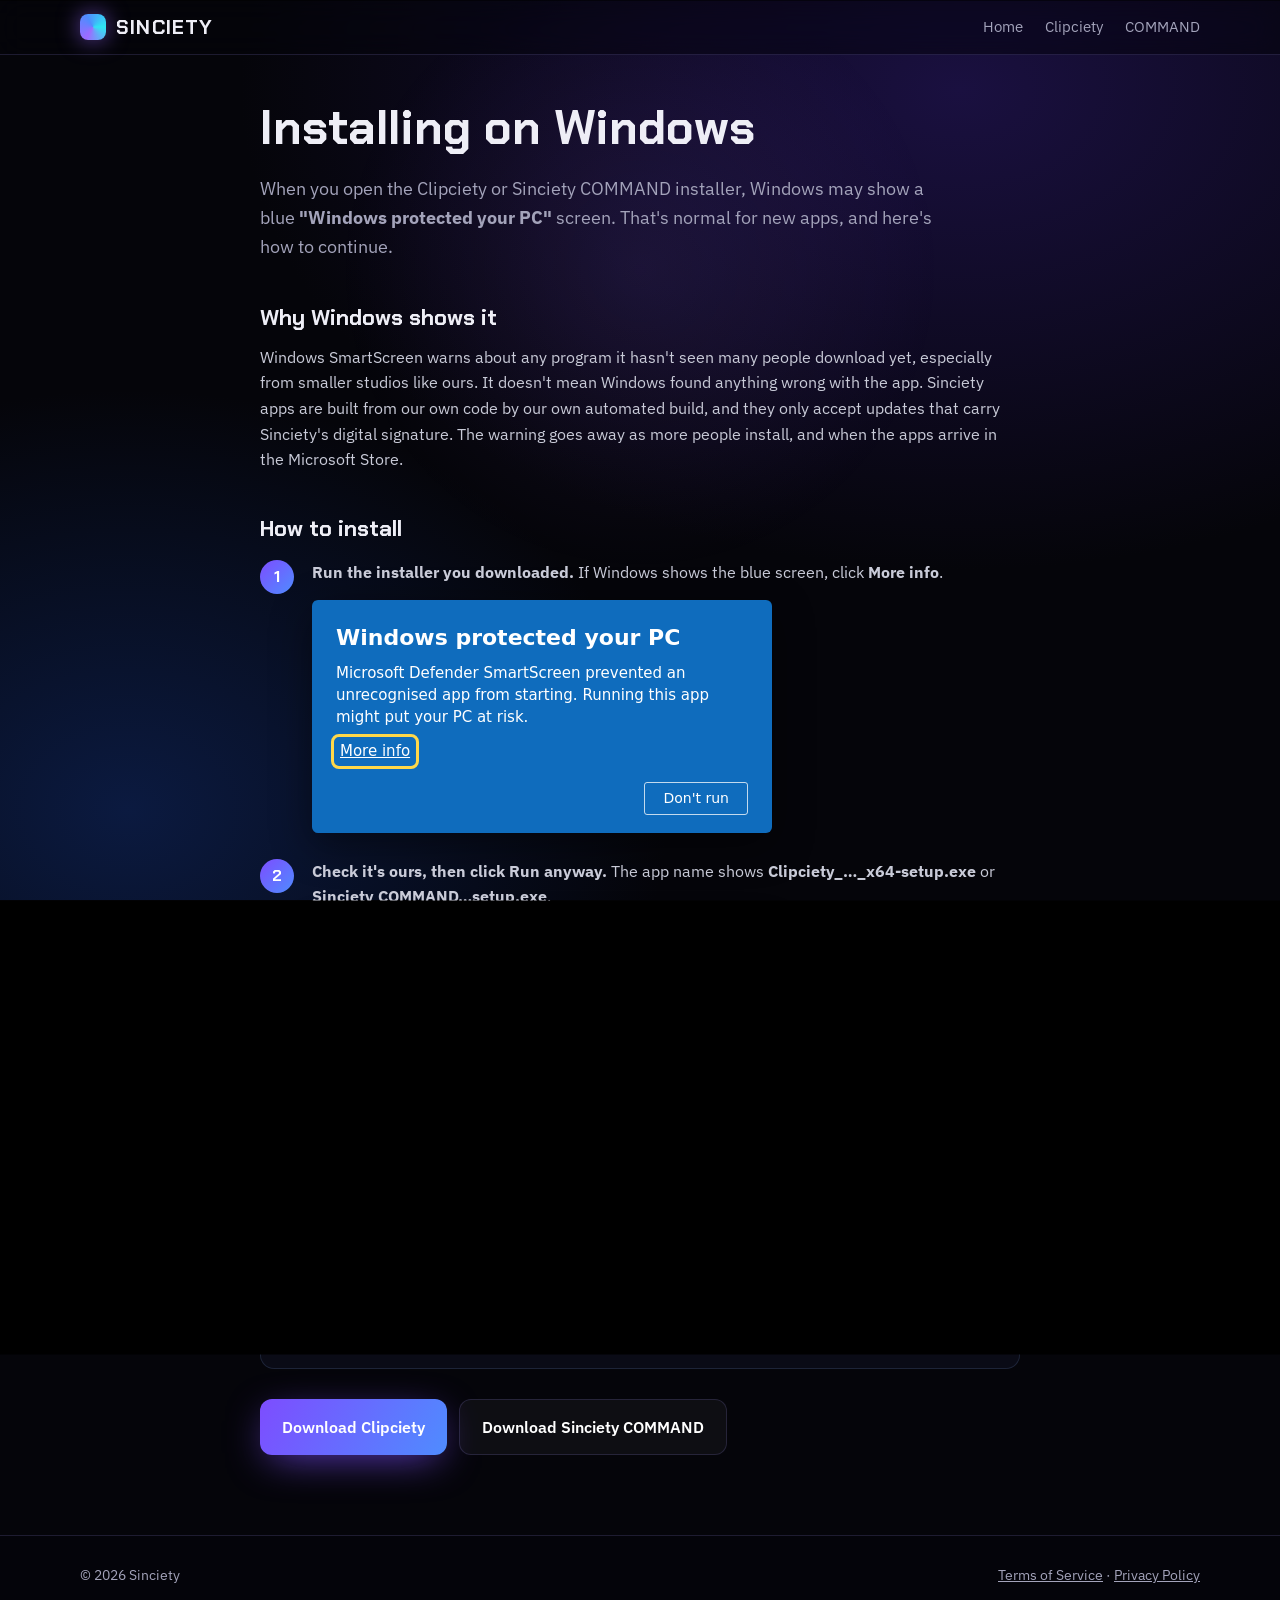
<file: install.html>
<!doctype html>
<html lang="en">
<head>
  <meta charset="utf-8">
  <meta name="viewport" content="width=device-width, initial-scale=1, viewport-fit=cover">
  <title>Installing Sinciety apps on Windows</title>
  <meta name="description" content="Why Windows may show a warning when you install Clipciety or Sinciety COMMAND, and how to continue safely.">
  <link rel="icon" href="clipciety/icon.png">
  <link rel="stylesheet" href="https://fonts.googleapis.com/css2?family=Chakra+Petch:wght@600;700&family=IBM+Plex+Sans:wght@400;600&display=swap">
  <link rel="stylesheet" href="styles.css">
  <style>
    .inst { max-width: 760px; margin: 0 auto; padding: 48px 0 80px; }
    .inst h1 { font-size: clamp(30px, 5vw, 48px); margin-bottom: 10px; }
    .inst .lede { color: var(--dim); font-size: 18px; max-width: 62ch; }
    .inst h2 { font-size: 22px; margin: 44px 0 12px; }
    .inst p, .inst li { color: #c9cbd8; line-height: 1.6; }
    .inst ol.steps { counter-reset: s; list-style: none; padding: 0; display: grid; grid-template-columns: 1fr; gap: 26px; margin-top: 20px; }
    .inst ol.steps > li { display: block; width: auto; max-width: none; }
    .inst ol.steps > li { counter-increment: s; position: relative; padding-left: 52px; }
    .inst ol.steps > li::before { content: counter(s); position: absolute; left: 0; top: 0; width: 34px; height: 34px; border-radius: 50%;
      display: grid; place-items: center; font: 700 16px var(--display, system-ui); color: #fff; background: linear-gradient(135deg, #7d4dff, #4f8cff); }
    /* A drawing of Windows' SmartScreen dialog (not a screenshot) */
    .ss { margin-top: 14px; max-width: 460px; background: #0f6cbd; color: #fff; border-radius: 6px; padding: 22px 24px 18px; font: 15px/1.45 "Segoe UI", system-ui, sans-serif; box-shadow: 0 12px 40px rgba(0,0,0,.45); }
    .ss b { display: block; font-size: 22px; font-weight: 600; margin-bottom: 10px; }
    .ss .more { text-decoration: underline; display: inline-block; margin: 10px 0 18px; padding: 2px 4px; border-radius: 3px; outline: 3px solid #ffd84a; outline-offset: 2px; }
    .ss .row { display: flex; justify-content: flex-end; gap: 8px; }
    .ss .btn-w { border: 1px solid rgba(255,255,255,.75); padding: 5px 18px; border-radius: 3px; font-size: 14px; }
    .ss .btn-w.hl { outline: 3px solid #ffd84a; outline-offset: 2px; }
    .ss .meta { font-size: 14px; opacity: .92; margin: 4px 0 14px; }
    .note { margin-top: 36px; padding: 18px 20px; border-radius: 14px; background: rgba(14,16,30,.6); border: 1px solid rgba(143,181,255,.15); }
    .dl { display: flex; gap: 12px; flex-wrap: wrap; margin-top: 30px; }
  </style>
</head>
<body data-cine="lite">
  <header class="site"><div class="wrap">
    <a class="brand" href="./"><i aria-hidden="true"></i>Sinciety</a>
    <nav class="site" aria-label="Main">
      <a href="./">Home</a>
      <a href="clipciety/">Clipciety</a>
      <a href="command/">COMMAND</a>
    </nav>
  </div></header>

  <main class="wrap">
    <article class="inst">
      <h1>Installing on Windows</h1>
      <p class="lede">When you open the Clipciety or Sinciety COMMAND installer, Windows may show a blue <b>"Windows protected your PC"</b> screen. That's normal for new apps, and here's how to continue.</p>

      <h2>Why Windows shows it</h2>
      <p>Windows SmartScreen warns about any program it hasn't seen many people download yet, especially from smaller studios like ours. It doesn't mean Windows found anything wrong with the app.
        Sinciety apps are built from our own code by our own automated build, and they only accept updates that carry Sinciety's digital signature.
        The warning goes away as more people install, and when the apps arrive in the Microsoft Store.</p>

      <h2>How to install</h2>
      <ol class="steps">
        <li><b>Run the installer you downloaded.</b> If Windows shows the blue screen, click <b>More info</b>.
          <div class="ss" role="img" aria-label="Drawing of the Windows protected your PC screen with More info highlighted">
            <b>Windows protected your PC</b>
            Microsoft Defender SmartScreen prevented an unrecognised app from starting. Running this app might put your PC at risk.<br>
            <span class="more">More info</span>
            <div class="row"><span class="btn-w">Don't run</span></div>
          </div>
        </li>
        <li><b>Check it's ours, then click Run anyway.</b> The app name shows <b>Clipciety_…_x64-setup.exe</b> or <b>Sinciety COMMAND…setup.exe</b>.
          <div class="ss" role="img" aria-label="Drawing of the same screen after More info, with Run anyway highlighted">
            <b>Windows protected your PC</b>
            <div class="meta">App: Clipciety_0.8.20_x64-setup.exe<br>Publisher: Unknown publisher</div>
            <div class="row"><span class="btn-w hl">Run anyway</span><span class="btn-w">Don't run</span></div>
          </div>
        </li>
        <li><b>That's it.</b> The installer finishes in a few seconds, and the app keeps itself up to date from then on, so you only see this once.</li>
      </ol>

      <div class="note">
        <p><b>Only install from sinciety.org.</b> Our download links always go through <b>downloads.sinciety.org</b>. If you got an installer anywhere else, delete it and download it again from here.</p>
        <p style="margin-top:10px">Questions? Email <a href="mailto:team.sinciety@gmail.com?subject=Installing%20Sinciety%20apps">team.sinciety@gmail.com</a>.</p>
      </div>

      <div class="dl">
        <a class="btn" href="https://downloads.sinciety.org/clipciety">Download Clipciety</a>
        <a class="btn ghost" href="https://downloads.sinciety.org/command">Download Sinciety COMMAND</a>
      </div>
    </article>
  </main>

  <footer class="site"><div class="wrap">
    <span>© 2026 Sinciety</span>
    <span><a href="clipciety/terms.html">Terms of Service</a> · <a href="clipciety/privacy.html">Privacy Policy</a></span>
  </div></footer>
  <script src="assets/cinema.js" defer></script>
</body>
</html>
</file>
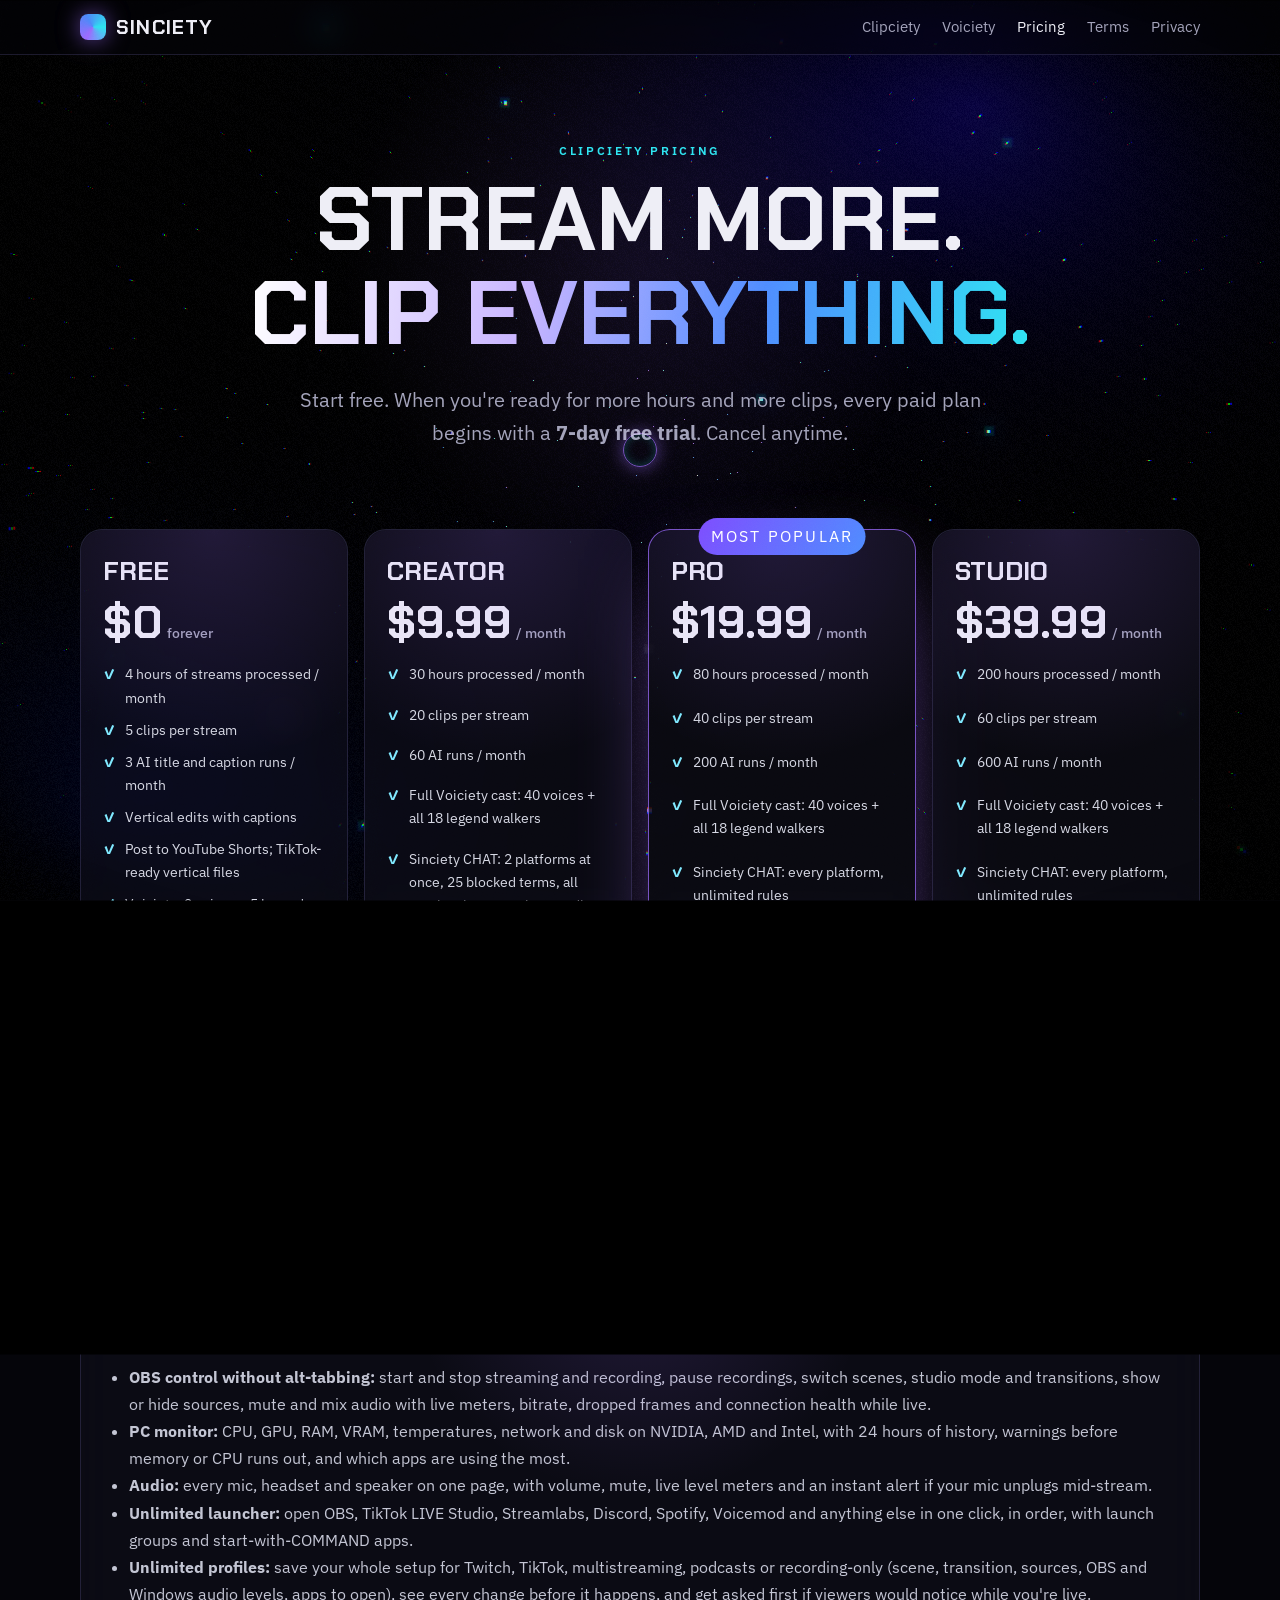
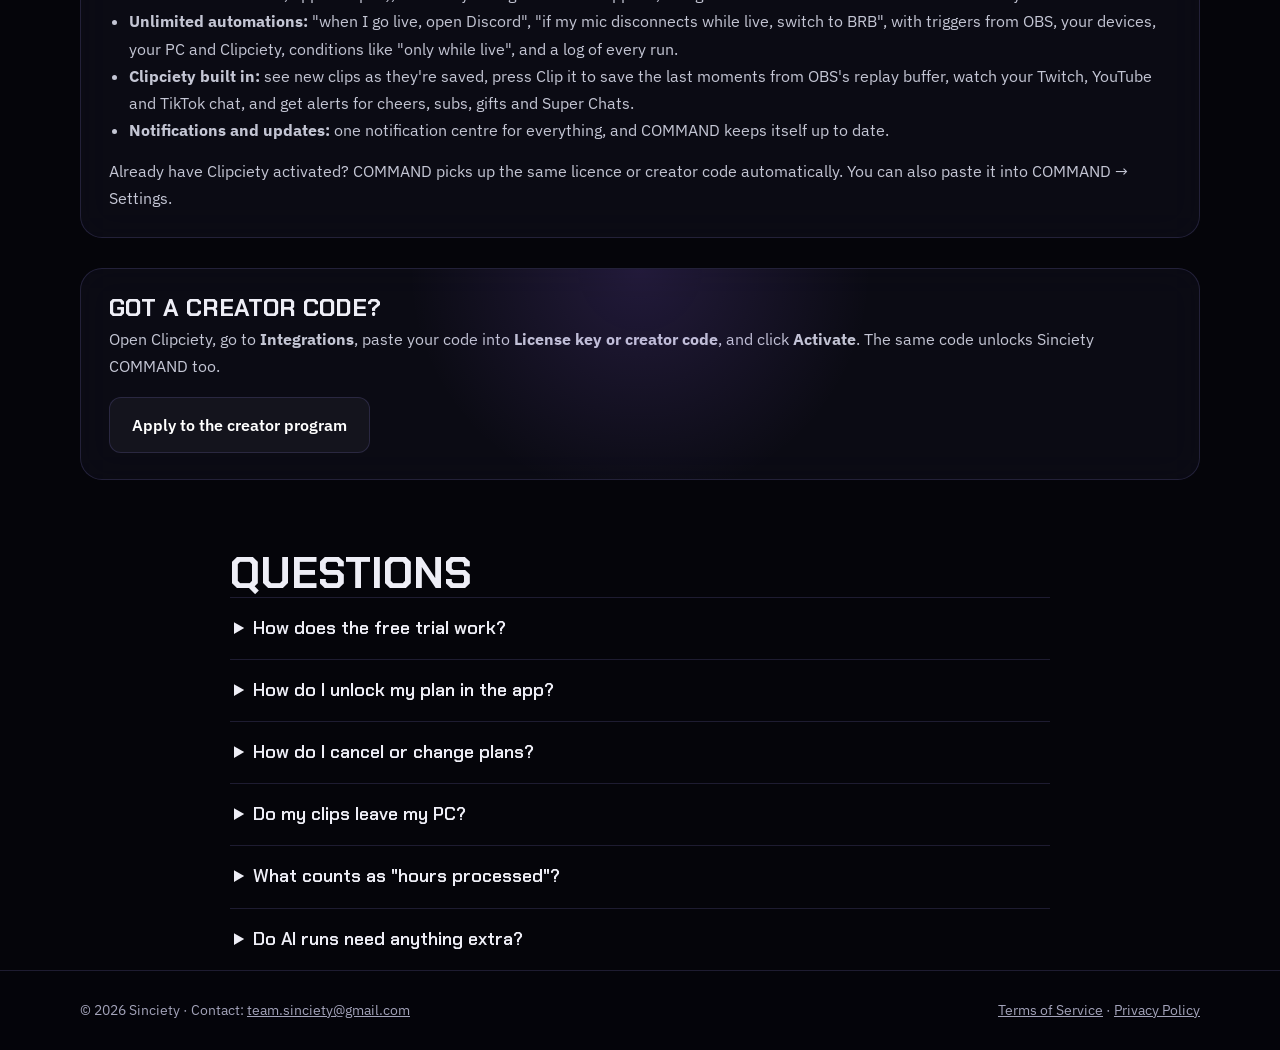
<file: clipciety/pricing.html>
<!doctype html>
<html lang="en">
<head>
  <meta charset="utf-8">
  <meta name="viewport" content="width=device-width, initial-scale=1, viewport-fit=cover">
  <title>Clipciety pricing</title>
  <meta name="description" content="Clipciety and Sinciety COMMAND plans: free forever, or Creator, Pro and Studio with a 7-day free trial. Cancel anytime.">
  <meta name="theme-color" content="#05050a">
  <link rel="icon" href="icon.png">
  <link rel="preconnect" href="https://fonts.googleapis.com">
  <link rel="preconnect" href="https://fonts.gstatic.com" crossorigin>
  <link rel="stylesheet" href="https://fonts.googleapis.com/css2?family=Chakra+Petch:wght@500;600;700&family=IBM+Plex+Sans:wght@400;500;600&family=IBM+Plex+Mono:wght@500&display=swap">
  <link rel="stylesheet" href="../styles.css">
  <style>
    .p-hero { padding: 90px 0 30px; text-align: center; }
    .p-hero h1 { font-size: clamp(44px, 7vw, 92px); text-transform: uppercase; margin-top: 16px; }
    .p-hero .lede { margin-inline: auto; }
    .p-grid { display: grid; grid-template-columns: repeat(4, 1fr); gap: 16px; margin: 50px 0 20px; align-items: stretch; }
    .p-card { position: relative; display: flex; flex-direction: column; gap: 14px; padding: 28px 22px; scroll-margin-top: 100px; }
    .p-card h2 { font-size: 26px; text-transform: uppercase; }
    .p-price { font: 700 46px/1 var(--display); }
    .p-price small { font: 500 14px/1 var(--font); color: var(--dim); margin-left: 4px; }
    .p-card ul { list-style: none; padding: 0; margin: 4px 0 0; display: grid; gap: 9px; flex: 1; }
    .p-card li { color: #d6d8e4; font-size: 14px; padding-left: 22px; position: relative; }
    .p-card li::before { content: "✓"; position: absolute; left: 0; color: #7fe9ff; font-weight: 700; }
    .p-card .btn { justify-content: center; }
    .p-note { color: var(--dim); font-size: 12px; text-align: center; }
    .p-pop { overflow: visible; border-color: rgba(157,107,255,.75); box-shadow: 0 30px 90px -30px rgba(157,107,255,.75); }
    .p-pop::after { content: "Most popular"; position: absolute; top: -12px; left: 50%; transform: translateX(-50%); padding: 5px 12px; border-radius: 999px; font: 600 11px/1 var(--mono); letter-spacing: .14em; text-transform: uppercase; white-space: nowrap; background: linear-gradient(120deg, #7d4dff, #4f8cff); color: #fff; }
    .p-card:target { border-color: #7fe9ff; box-shadow: 0 0 0 2px rgba(127,233,255,.5), 0 30px 90px -30px rgba(127,233,255,.6); }
    .p-code { display: flex; flex-wrap: wrap; gap: 18px; align-items: center; justify-content: space-between; margin-top: 30px; padding: 26px 28px; }
    .p-code h2 { font-size: 24px; text-transform: uppercase; }
    .p-faq { max-width: 820px; margin: 70px auto 0; }
    .p-faq details { border-top: 1px solid var(--line); padding: 18px 4px; }
    .p-faq summary { cursor: pointer; font: 600 18px/1.4 var(--display); }
    .p-faq p { color: #c4c6d4; margin: 10px 0 0; }
    @media (max-width: 1000px) { .p-grid { grid-template-columns: repeat(2, 1fr); } }
    @media (max-width: 560px) { .p-grid { grid-template-columns: 1fr; } }
  </style>
<style>
  .sale-on{display:none!important}
  html.sale-live .sale-on{display:revert!important}
  html.sale-live a.sale-bar{display:block!important}
  html.sale-live .p-price{font-size:34px;white-space:nowrap}
  html.sale-live body{padding-bottom:64px}
  html.sale-live .sound-toggle{bottom:60px}
  html.sale-live .sale-off{display:none!important}
  .sale-bar{position:fixed;left:0;right:0;bottom:0;z-index:999;display:block;box-shadow:0 -8px 30px rgba(0,0,0,.4);text-align:center;padding:9px 16px;font:600 14px/1.4 system-ui,sans-serif;color:#fff;text-decoration:none;
    background:linear-gradient(90deg,#7d4dff,#4f8cff)}
  .sale-bar b{font-weight:800}
  .was{color:#8a8ca3;font-size:.55em;font-weight:600;margin-right:6px}
  .sale-tag{display:inline-block;white-space:nowrap;margin:8px 0 2px;padding:3px 10px;border-radius:999px;font:700 12px/1.4 system-ui,sans-serif;color:#fff;background:linear-gradient(90deg,#7d4dff,#4f8cff)}
</style>
<script>try{if(Date.now()<Date.parse("2026-12-01T08:00:00Z"))document.documentElement.classList.add("sale-live")}catch(e){}</script>
</head>
<body>
  <a class="sale-bar sale-on" href="#creator"><b>November sale:</b> 30% off your first month of any Clipciety plan, including Sinciety COMMAND Premium. Ends Nov 30 →</a>
  <canvas id="scene3d" aria-hidden="true"></canvas>
  <header class="site"><div class="wrap">
    <a class="brand" href="../"><i aria-hidden="true"></i>Sinciety</a>
    <nav class="site" aria-label="Main">
      <a href="./">Clipciety</a>
      <a href="voiciety.html">Voiciety</a>
      <a href="pricing.html" aria-current="page">Pricing</a>
      <a href="terms.html">Terms</a>
      <a href="privacy.html">Privacy</a>
    </nav>
  </div></header>

  <main class="wrap">
    <section class="p-hero">
      <div class="eyebrow reveal">Clipciety pricing</div>
      <h1 class="reveal">Stream more. <span class="grad">Clip everything.</span></h1>
      <p class="lede reveal">Start free. When you're ready for more hours and more clips, every paid plan begins with a <b>7-day free trial</b>. Cancel anytime.</p>
    </section>

    <div class="p-grid">
      <article class="glass p-card reveal" id="free" data-tilt="4">
        <h2>Free</h2>
        <div class="p-price">$0<small>forever</small></div>
        <ul><li>4 hours of streams processed / month</li><li>5 clips per stream</li><li>3 AI title and caption runs / month</li><li>Vertical edits with captions</li><li>Post to YouTube Shorts; TikTok-ready vertical files</li><li>Voiciety: 2 voices + 5 legend walkers (viewers can earn the full cast)</li><li>Sinciety CHAT: 1 platform, 5 blocked terms, Neon overlay</li><li>Sinciety COMMAND Free: OBS control, PC monitor, audio, 8 apps, 2 profiles, 3 automations</li></ul>
        <a class="btn ghost" href="https://downloads.sinciety.org/clipciety">Download free</a>
      </article>
      <article class="glass p-card reveal" id="creator" data-tilt="4">
        <h2>Creator</h2>
        <div class="p-price"><span class="sale-on"><s class="was">$9.99</s>$6.99</span><span class="sale-off">$9.99</span><small>/ month</small></div>
        <div class="sale-on"><span class="sale-tag">30% off first month · ends Nov 30</span></div>
        <ul><li>30 hours processed / month</li><li>20 clips per stream</li><li>60 AI runs / month</li><li>Full Voiciety cast: 40 voices + all 18 legend walkers</li><li>Sinciety CHAT: 2 platforms at once, 25 blocked terms, all overlay themes + theme editor, auto-moderation</li><li>Sinciety COMMAND Plus: 30 apps, 10 profiles, 15 automations, 24-hour history, Clip it from COMMAND</li><li>Everything in Free</li></ul>
        <a class="btn" href="https://billing.sinciety.org/checkout?plan=creator">Start 7-day free trial</a>
      </article>
      <article class="glass p-card p-pop reveal" id="pro" data-tilt="4">
        <h2>Pro</h2>
        <div class="p-price"><span class="sale-on"><s class="was">$19.99</s>$13.99</span><span class="sale-off">$19.99</span><small>/ month</small></div>
        <div class="sale-on"><span class="sale-tag">30% off first month · ends Nov 30</span></div>
        <ul><li>80 hours processed / month</li><li>40 clips per stream</li><li>200 AI runs / month</li><li>Full Voiciety cast: 40 voices + all 18 legend walkers</li><li>Sinciety CHAT: every platform, unlimited rules</li><li><b>Sinciety COMMAND Premium included</b>: unlimited apps, profiles and automations, 24-hour history, Clip it from COMMAND</li><li>Everything in Free</li></ul>
        <a class="btn" href="https://billing.sinciety.org/checkout?plan=pro">Start 7-day free trial</a>
      </article>
      <article class="glass p-card reveal" id="studio" data-tilt="4">
        <h2>Studio</h2>
        <div class="p-price"><span class="sale-on"><s class="was">$39.99</s>$27.99</span><span class="sale-off">$39.99</span><small>/ month</small></div>
        <div class="sale-on"><span class="sale-tag">30% off first month · ends Nov 30</span></div>
        <ul><li>200 hours processed / month</li><li>60 clips per stream</li><li>600 AI runs / month</li><li>Full Voiciety cast: 40 voices + all 18 legend walkers</li><li>Sinciety CHAT: every platform, unlimited rules</li><li><b>Sinciety COMMAND Premium included</b>: unlimited apps, profiles and automations, 24-hour history, Clip it from COMMAND</li><li>Everything in Free</li></ul>
        <a class="btn" href="https://billing.sinciety.org/checkout?plan=studio">Start 7-day free trial</a>
      </article>
    </div>
    <p class="p-note reveal">Prices in USD. Taxes may apply. Secure checkout by Stripe. You won't be charged until your trial ends, and you can cancel before then.<span class="sale-on"> November sale: 30% off is applied automatically at checkout to your first paid month for new subscriptions started by November 30; after that, the regular monthly price applies.</span></p>


    <section class="glass p-code reveal" id="command-premium" style="display:block">
      <h2>Sinciety COMMAND Premium, included with Pro and Studio</h2>
      <p style="margin:6px 0 14px;color:#c4c6d4">One subscription or creator code unlocks both apps. COMMAND is your stream's control centre, and Premium removes every limit.</p>
      <ul style="margin:0;padding-left:20px;color:#c4c6d4;line-height:1.7">
        <li><b>OBS control without alt-tabbing:</b> start and stop streaming and recording, pause recordings, switch scenes, studio mode and transitions, show or hide sources, mute and mix audio with live meters, bitrate, dropped frames and connection health while live.</li>
        <li><b>PC monitor:</b> CPU, GPU, RAM, VRAM, temperatures, network and disk on NVIDIA, AMD and Intel, with 24 hours of history, warnings before memory or CPU runs out, and which apps are using the most.</li>
        <li><b>Audio:</b> every mic, headset and speaker on one page, with volume, mute, live level meters and an instant alert if your mic unplugs mid-stream.</li>
        <li><b>Unlimited launcher:</b> open OBS, TikTok LIVE Studio, Streamlabs, Discord, Spotify, Voicemod and anything else in one click, in order, with launch groups and start-with-COMMAND apps.</li>
        <li><b>Unlimited profiles:</b> save your whole setup for Twitch, TikTok, multistreaming, podcasts or recording-only (scene, transition, sources, OBS and Windows audio levels, apps to open), see every change before it happens, and get asked first if viewers would notice while you're live.</li>
        <li><b>Unlimited automations:</b> "when I go live, open Discord", "if my mic disconnects while live, switch to BRB", with triggers from OBS, your devices, your PC and Clipciety, conditions like "only while live", and a log of every run.</li>
        <li><b>Clipciety built in:</b> see new clips as they're saved, press Clip it to save the last moments from OBS's replay buffer, watch your Twitch, YouTube and TikTok chat, and get alerts for cheers, subs, gifts and Super Chats.</li>
        <li><b>Notifications and updates:</b> one notification centre for everything, and COMMAND keeps itself up to date.</li>
      </ul>
      <p style="margin:14px 0 0;color:#c4c6d4">Already have Clipciety activated? COMMAND picks up the same licence or creator code automatically. You can also paste it into COMMAND → Settings.</p>
    </section>

    <section class="glass p-code reveal">
      <div><h2>Got a creator code?</h2><p style="margin:6px 0 0;color:#c4c6d4">Open Clipciety, go to <b>Integrations</b>, paste your code into <b>License key or creator code</b>, and click <b>Activate</b>. The same code unlocks Sinciety COMMAND too.</p></div>
      <a class="btn ghost" href="mailto:team.sinciety@gmail.com?subject=Clipciety%20creator%20program">Apply to the creator program</a>
    </section>

    <section class="p-faq" aria-labelledby="faq">
      <h2 id="faq" class="reveal" style="font-size:clamp(30px,4vw,44px);text-transform:uppercase">Questions</h2>
      <details><summary>How does the free trial work?</summary><p>Pick a plan and enter a payment method. You get the full plan for 7 days. Cancel before the trial ends and you pay nothing; otherwise the monthly plan starts automatically.</p></details>
      <details><summary>How do I unlock my plan in the app?</summary><p>Right after checkout you'll see your license key. In Clipciety, go to Integrations, paste the key into License key, and click Activate. Sinciety COMMAND uses the same key: it picks it up from Clipciety automatically, or paste it into COMMAND → Settings.</p></details>
      <details><summary>How do I cancel or change plans?</summary><p>Click Manage subscription in the app (Integrations) or on your checkout confirmation page. Cancelling keeps your plan until the end of the month you've paid for. Changing plans takes effect immediately.</p></details>
      <details><summary>Do my clips leave my PC?</summary><p>No. Your recordings and clips stay on your computer. Only the clips you choose to post go to TikTok or YouTube. Billing only stores what's needed to run your subscription. See the <a href="privacy.html">Privacy Policy</a>.</p></details>
      <details><summary>What counts as "hours processed"?</summary><p>The length of stream recordings Clipciety analyses for highlights in a month. The count resets on the 1st, and failed jobs never count.</p></details>
      <details><summary>Do AI runs need anything extra?</summary><p>AI titles, captions and hashtags use your own Anthropic API key, entered in the app. Your plan sets how many runs you can do each month.</p></details>
    </section>
  </main>

  <footer class="site"><div class="wrap">
    <span>© 2026 Sinciety · Contact: <a href="mailto:team.sinciety@gmail.com">team.sinciety@gmail.com</a></span>
    <span><a href="terms.html">Terms of Service</a> · <a href="privacy.html">Privacy Policy</a></span>
  </div></footer>

  <script src="../assets/lenis.min.js"></script>
  <script src="../assets/site.js"></script>
  <script type="module">
    import { startHero } from '../assets/hero3d.js';
    startHero(document.getElementById('scene3d'), { orb: false, density: 0.7 });
  </script>
  <script src="../assets/cinema.js" defer></script>
</body>
</html>
</file>
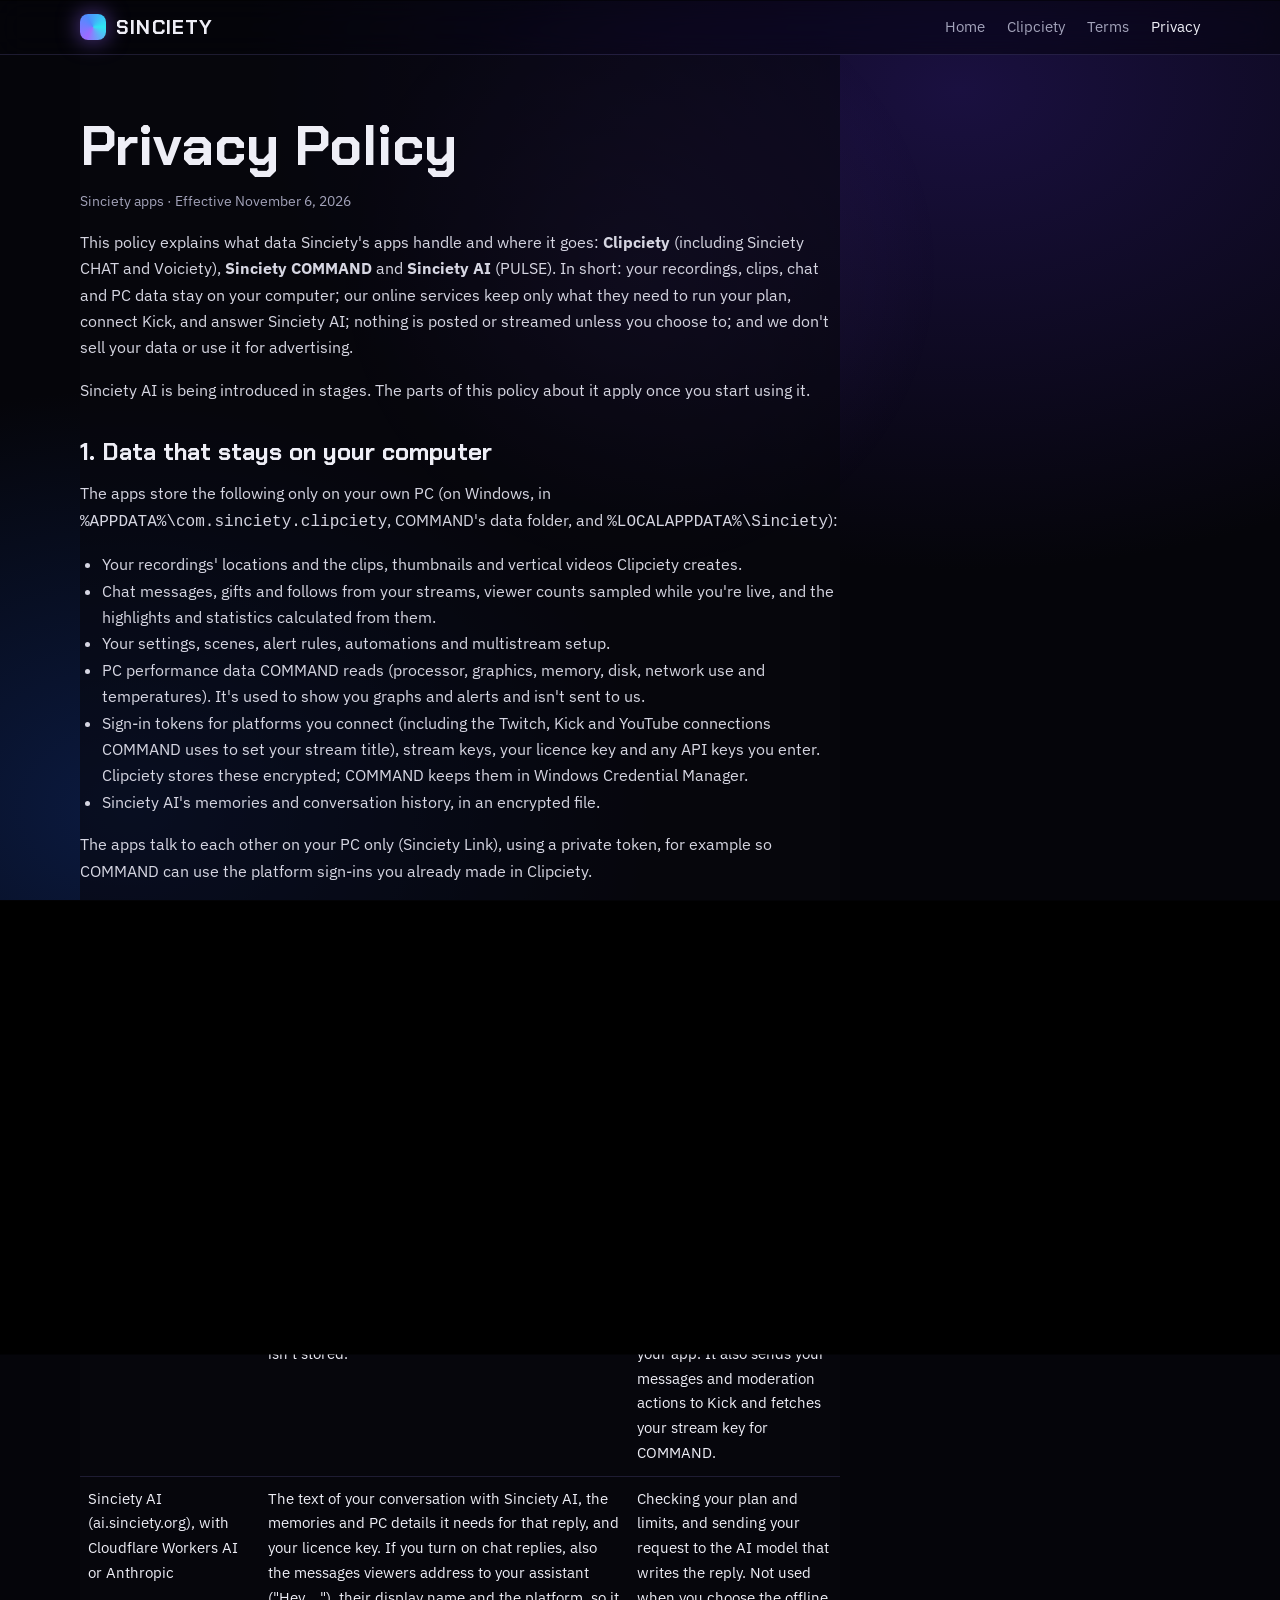
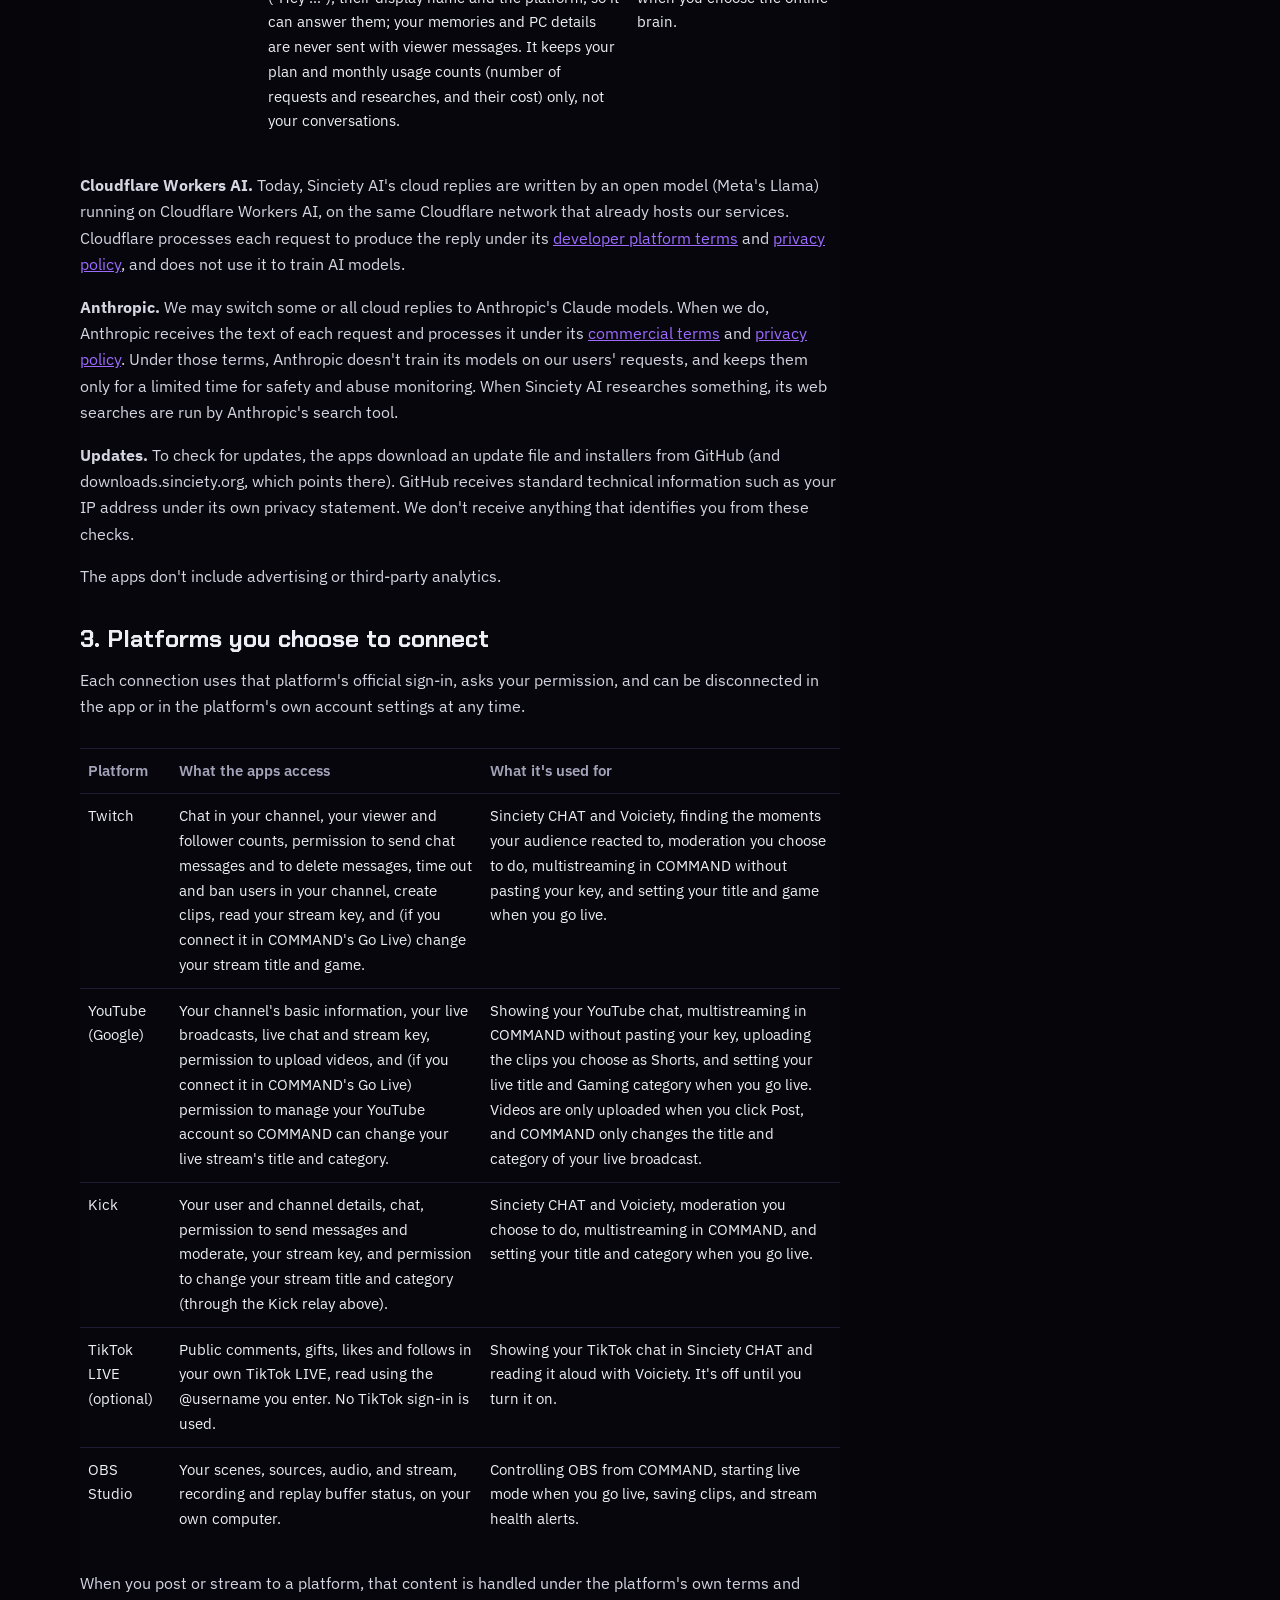
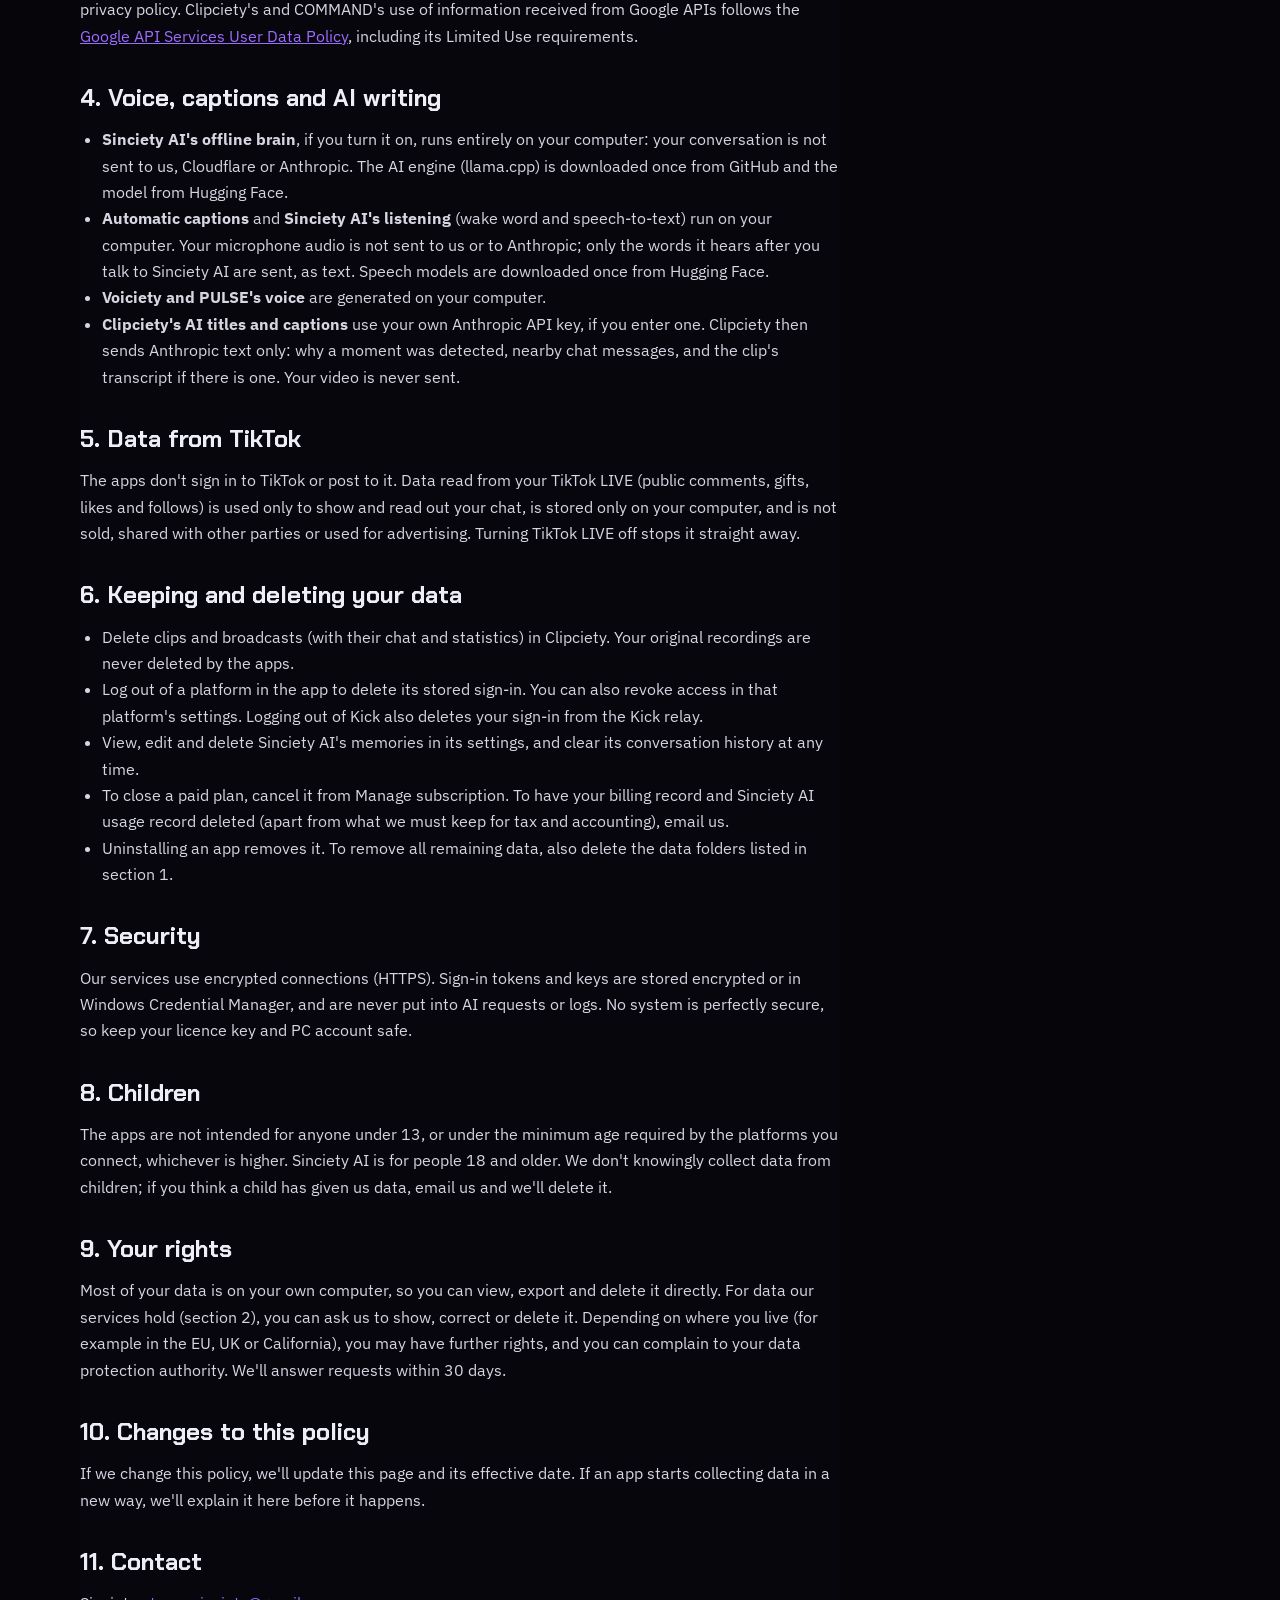
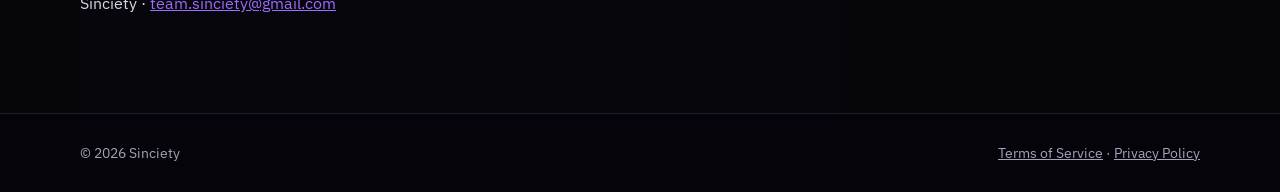
<file: clipciety/privacy.html>
<!doctype html>
<html lang="en">
<head>
  <meta charset="utf-8">
  <meta name="viewport" content="width=device-width, initial-scale=1, viewport-fit=cover">
  <title>Sinciety Privacy Policy</title>
  <meta name="description" content="Privacy Policy for Sinciety apps: Clipciety, Sinciety COMMAND and Sinciety AI.">
  <link rel="icon" href="icon.png">
  <link rel="stylesheet" href="https://fonts.googleapis.com/css2?family=Chakra+Petch:wght@600;700&family=IBM+Plex+Sans:wght@400;600&display=swap">
  <link rel="stylesheet" href="../styles.css">
</head>
<body data-cine="lite">
  <header class="site"><div class="wrap">
    <a class="brand" href="../"><i aria-hidden="true"></i>Sinciety</a>
    <nav class="site" aria-label="Main">
      <a href="../">Home</a>
      <a href="./">Clipciety</a>
      <a href="terms.html">Terms</a>
      <a href="privacy.html" aria-current="page">Privacy</a>
    </nav>
  </div></header>

  <main class="wrap">
    <article class="legal">
      <h1>Privacy Policy</h1>
      <p class="meta">Sinciety apps · Effective November 6, 2026</p>

      <p>This policy explains what data Sinciety's apps handle and where it goes: <b>Clipciety</b> (including Sinciety CHAT and Voiciety), <b>Sinciety COMMAND</b> and <b>Sinciety AI</b> (PULSE). In short: your recordings, clips, chat and PC data stay on your computer; our online services keep only what they need to run your plan, connect Kick, and answer Sinciety AI; nothing is posted or streamed unless you choose to; and we don't sell your data or use it for advertising.</p>
      <p>Sinciety AI is being introduced in stages. The parts of this policy about it apply once you start using it.</p>

      <h2>1. Data that stays on your computer</h2>
      <p>The apps store the following only on your own PC (on Windows, in <code>%APPDATA%\com.sinciety.clipciety</code>, COMMAND's data folder, and <code>%LOCALAPPDATA%\Sinciety</code>):</p>
      <ul>
        <li>Your recordings' locations and the clips, thumbnails and vertical videos Clipciety creates.</li>
        <li>Chat messages, gifts and follows from your streams, viewer counts sampled while you're live, and the highlights and statistics calculated from them.</li>
        <li>Your settings, scenes, alert rules, automations and multistream setup.</li>
        <li>PC performance data COMMAND reads (processor, graphics, memory, disk, network use and temperatures). It's used to show you graphs and alerts and isn't sent to us.</li>
        <li>Sign-in tokens for platforms you connect (including the Twitch, Kick and YouTube connections COMMAND uses to set your stream title), stream keys, your licence key and any API keys you enter. Clipciety stores these encrypted; COMMAND keeps them in Windows Credential Manager.</li>
        <li>Sinciety AI's memories and conversation history, in an encrypted file.</li>
      </ul>
      <p>The apps talk to each other on your PC only (Sinciety Link), using a private token, for example so COMMAND can use the platform sign-ins you already made in Clipciety.</p>

      <h2>2. Our online services and what they keep</h2>
      <div class="table-scroll"><table>
        <tr><th>Service</th><th>What it receives and keeps</th><th>Why</th></tr>
        <tr><td>Billing (billing.sinciety.org), with Stripe</td><td>Your email address, Stripe customer and subscription IDs, your plan, its status and renewal date, and your licence key. For creator codes: the code, its plan and who it was given to. The apps send your licence key here about once a day to check your plan. Stripe handles your card under its own privacy policy; we never see your full card number.</td><td>Running your plan, billing, support, and tax and legal obligations.</td></tr>
        <tr><td>Kick relay (chat-relay.sinciety.org)</td><td>If you connect Kick: your Kick user ID and username, your Kick sign-in tokens (encrypted) and a scrambled (hashed) copy of the app's relay key. Your Kick chat passes through it to your app; it isn't stored.</td><td>Kick only delivers chat to a public web address and needs a server for sign-in, so the relay does this for your app. It also sends your messages and moderation actions to Kick and fetches your stream key for COMMAND.</td></tr>
        <tr><td>Sinciety AI (ai.sinciety.org), with Cloudflare Workers AI or Anthropic</td><td>The text of your conversation with Sinciety AI, the memories and PC details it needs for that reply, and your licence key. If you turn on chat replies, also the messages viewers address to your assistant ("Hey …"), their display name and the platform, so it can answer them; your memories and PC details are never sent with viewer messages. It keeps your plan and monthly usage counts (number of requests and researches, and their cost) only, not your conversations.</td><td>Checking your plan and limits, and sending your request to the AI model that writes the reply. Not used when you choose the offline brain.</td></tr>
      </table></div>
      <p><b>Cloudflare Workers AI.</b> Today, Sinciety AI's cloud replies are written by an open model (Meta's Llama) running on Cloudflare Workers AI, on the same Cloudflare network that already hosts our services. Cloudflare processes each request to produce the reply under its <a href="https://www.cloudflare.com/service-specific-terms-developer-platform/">developer platform terms</a> and <a href="https://www.cloudflare.com/privacypolicy/">privacy policy</a>, and does not use it to train AI models.</p>
      <p><b>Anthropic.</b> We may switch some or all cloud replies to Anthropic's Claude models. When we do, Anthropic receives the text of each request and processes it under its <a href="https://www.anthropic.com/legal/commercial-terms">commercial terms</a> and <a href="https://www.anthropic.com/legal/privacy">privacy policy</a>. Under those terms, Anthropic doesn't train its models on our users' requests, and keeps them only for a limited time for safety and abuse monitoring. When Sinciety AI researches something, its web searches are run by Anthropic's search tool.</p>
      <p><b>Updates.</b> To check for updates, the apps download an update file and installers from GitHub (and downloads.sinciety.org, which points there). GitHub receives standard technical information such as your IP address under its own privacy statement. We don't receive anything that identifies you from these checks.</p>
      <p>The apps don't include advertising or third-party analytics.</p>

      <h2>3. Platforms you choose to connect</h2>
      <p>Each connection uses that platform's official sign-in, asks your permission, and can be disconnected in the app or in the platform's own account settings at any time.</p>
      <div class="table-scroll"><table>
        <tr><th>Platform</th><th>What the apps access</th><th>What it's used for</th></tr>
        <tr><td>Twitch</td><td>Chat in your channel, your viewer and follower counts, permission to send chat messages and to delete messages, time out and ban users in your channel, create clips, read your stream key, and (if you connect it in COMMAND's Go Live) change your stream title and game.</td><td>Sinciety CHAT and Voiciety, finding the moments your audience reacted to, moderation you choose to do, multistreaming in COMMAND without pasting your key, and setting your title and game when you go live.</td></tr>
        <tr><td>YouTube (Google)</td><td>Your channel's basic information, your live broadcasts, live chat and stream key, permission to upload videos, and (if you connect it in COMMAND's Go Live) permission to manage your YouTube account so COMMAND can change your live stream's title and category.</td><td>Showing your YouTube chat, multistreaming in COMMAND without pasting your key, uploading the clips you choose as Shorts, and setting your live title and Gaming category when you go live. Videos are only uploaded when you click Post, and COMMAND only changes the title and category of your live broadcast.</td></tr>
        <tr><td>Kick</td><td>Your user and channel details, chat, permission to send messages and moderate, your stream key, and permission to change your stream title and category (through the Kick relay above).</td><td>Sinciety CHAT and Voiciety, moderation you choose to do, multistreaming in COMMAND, and setting your title and category when you go live.</td></tr>
        <tr><td>TikTok LIVE (optional)</td><td>Public comments, gifts, likes and follows in your own TikTok LIVE, read using the @username you enter. No TikTok sign-in is used.</td><td>Showing your TikTok chat in Sinciety CHAT and reading it aloud with Voiciety. It's off until you turn it on.</td></tr>
        <tr><td>OBS Studio</td><td>Your scenes, sources, audio, and stream, recording and replay buffer status, on your own computer.</td><td>Controlling OBS from COMMAND, starting live mode when you go live, saving clips, and stream health alerts.</td></tr>
      </table></div>
      <p>When you post or stream to a platform, that content is handled under the platform's own terms and privacy policy. Clipciety's and COMMAND's use of information received from Google APIs follows the <a href="https://developers.google.com/terms/api-services-user-data-policy">Google API Services User Data Policy</a>, including its Limited Use requirements.</p>

      <h2>4. Voice, captions and AI writing</h2>
      <ul>
        <li><b>Sinciety AI's offline brain</b>, if you turn it on, runs entirely on your computer: your conversation is not sent to us, Cloudflare or Anthropic. The AI engine (llama.cpp) is downloaded once from GitHub and the model from Hugging Face.</li>
        <li><b>Automatic captions</b> and <b>Sinciety AI's listening</b> (wake word and speech-to-text) run on your computer. Your microphone audio is not sent to us or to Anthropic; only the words it hears after you talk to Sinciety AI are sent, as text. Speech models are downloaded once from Hugging Face.</li>
        <li><b>Voiciety and PULSE's voice</b> are generated on your computer.</li>
        <li><b>Clipciety's AI titles and captions</b> use your own Anthropic API key, if you enter one. Clipciety then sends Anthropic text only: why a moment was detected, nearby chat messages, and the clip's transcript if there is one. Your video is never sent.</li>
      </ul>

      <h2>5. Data from TikTok</h2>
      <p>The apps don't sign in to TikTok or post to it. Data read from your TikTok LIVE (public comments, gifts, likes and follows) is used only to show and read out your chat, is stored only on your computer, and is not sold, shared with other parties or used for advertising. Turning TikTok LIVE off stops it straight away.</p>

      <h2>6. Keeping and deleting your data</h2>
      <ul>
        <li>Delete clips and broadcasts (with their chat and statistics) in Clipciety. Your original recordings are never deleted by the apps.</li>
        <li>Log out of a platform in the app to delete its stored sign-in. You can also revoke access in that platform's settings. Logging out of Kick also deletes your sign-in from the Kick relay.</li>
        <li>View, edit and delete Sinciety AI's memories in its settings, and clear its conversation history at any time.</li>
        <li>To close a paid plan, cancel it from Manage subscription. To have your billing record and Sinciety AI usage record deleted (apart from what we must keep for tax and accounting), email us.</li>
        <li>Uninstalling an app removes it. To remove all remaining data, also delete the data folders listed in section 1.</li>
      </ul>

      <h2>7. Security</h2>
      <p>Our services use encrypted connections (HTTPS). Sign-in tokens and keys are stored encrypted or in Windows Credential Manager, and are never put into AI requests or logs. No system is perfectly secure, so keep your licence key and PC account safe.</p>

      <h2>8. Children</h2>
      <p>The apps are not intended for anyone under 13, or under the minimum age required by the platforms you connect, whichever is higher. Sinciety AI is for people 18 and older. We don't knowingly collect data from children; if you think a child has given us data, email us and we'll delete it.</p>

      <h2>9. Your rights</h2>
      <p>Most of your data is on your own computer, so you can view, export and delete it directly. For data our services hold (section 2), you can ask us to show, correct or delete it. Depending on where you live (for example in the EU, UK or California), you may have further rights, and you can complain to your data protection authority. We'll answer requests within 30 days.</p>

      <h2>10. Changes to this policy</h2>
      <p>If we change this policy, we'll update this page and its effective date. If an app starts collecting data in a new way, we'll explain it here before it happens.</p>

      <h2>11. Contact</h2>
      <p>Sinciety · <a href="mailto:team.sinciety@gmail.com">team.sinciety@gmail.com</a></p>
    </article>
  </main>

  <footer class="site"><div class="wrap">
    <span>© 2026 Sinciety</span>
    <span><a href="terms.html">Terms of Service</a> · <a href="privacy.html">Privacy Policy</a></span>
  </div></footer>
  <script src="../assets/cinema.js" defer></script>
</body>
</html>
</file>
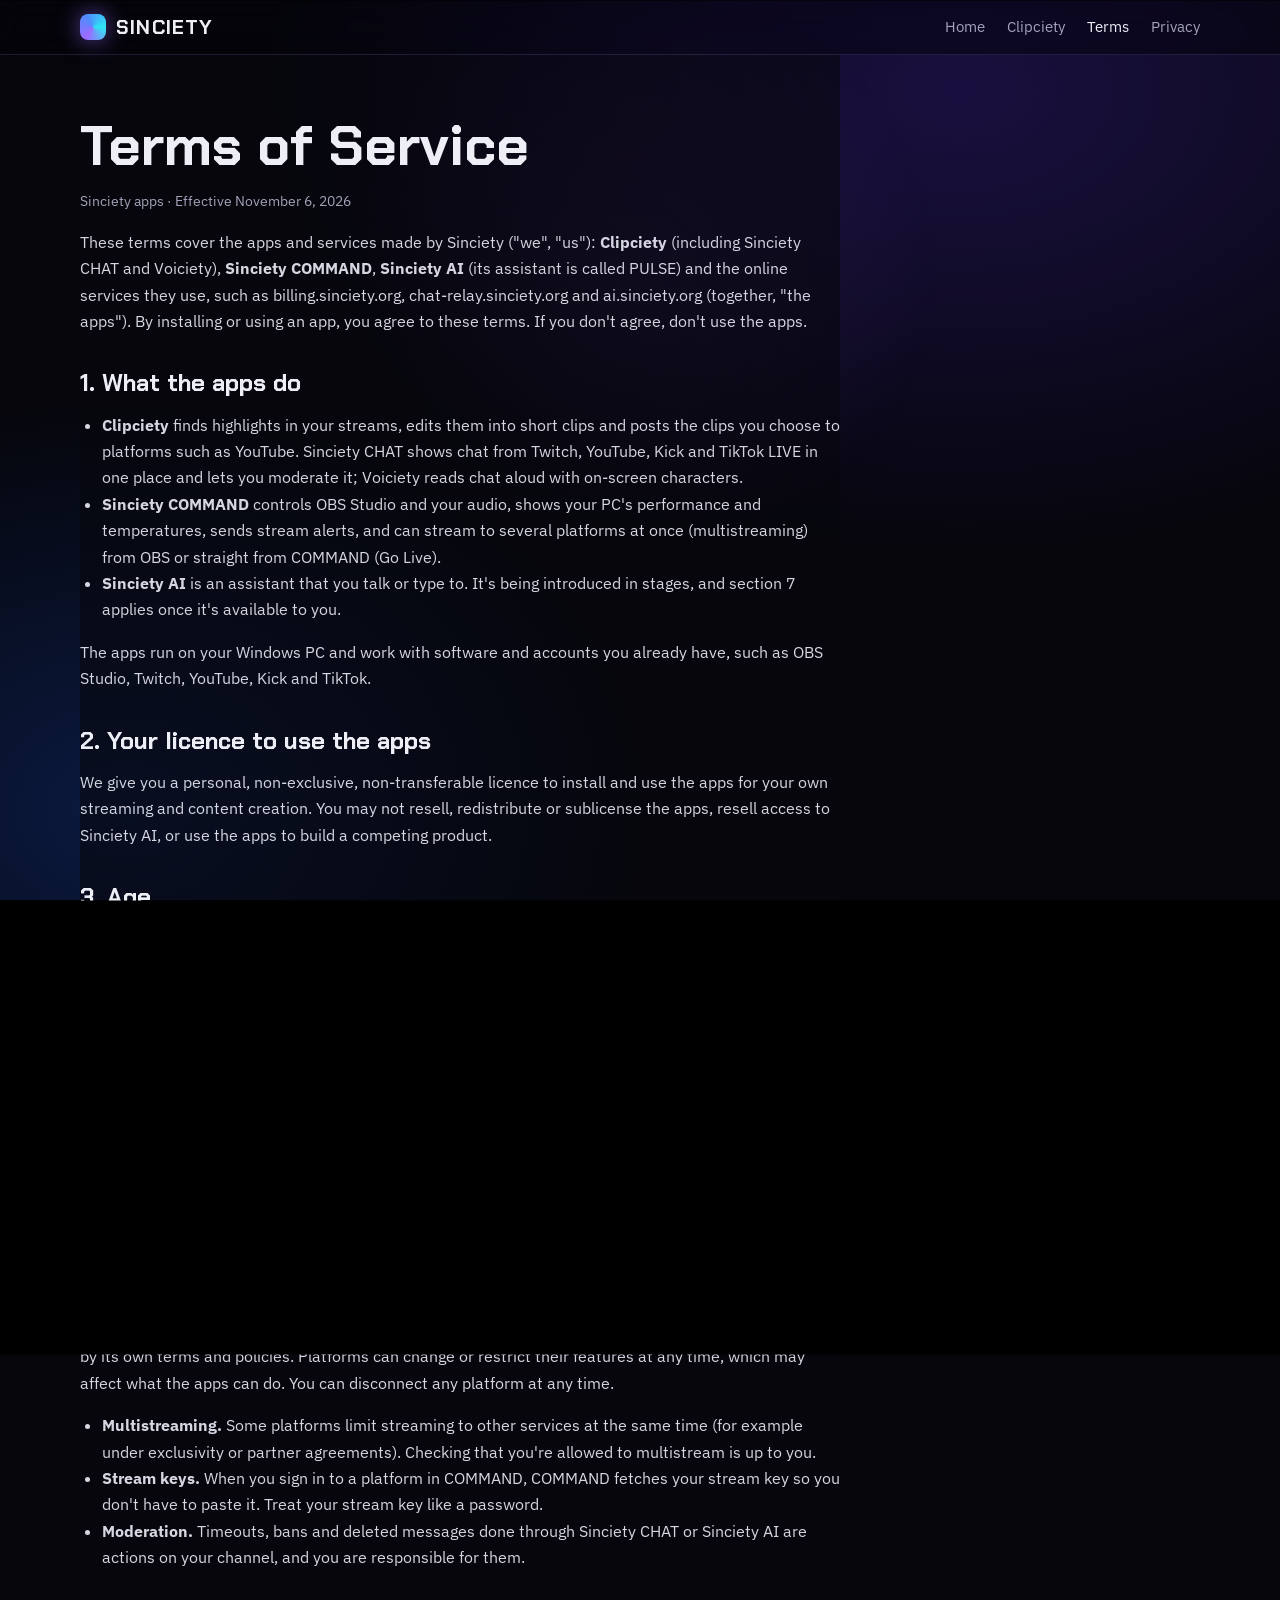
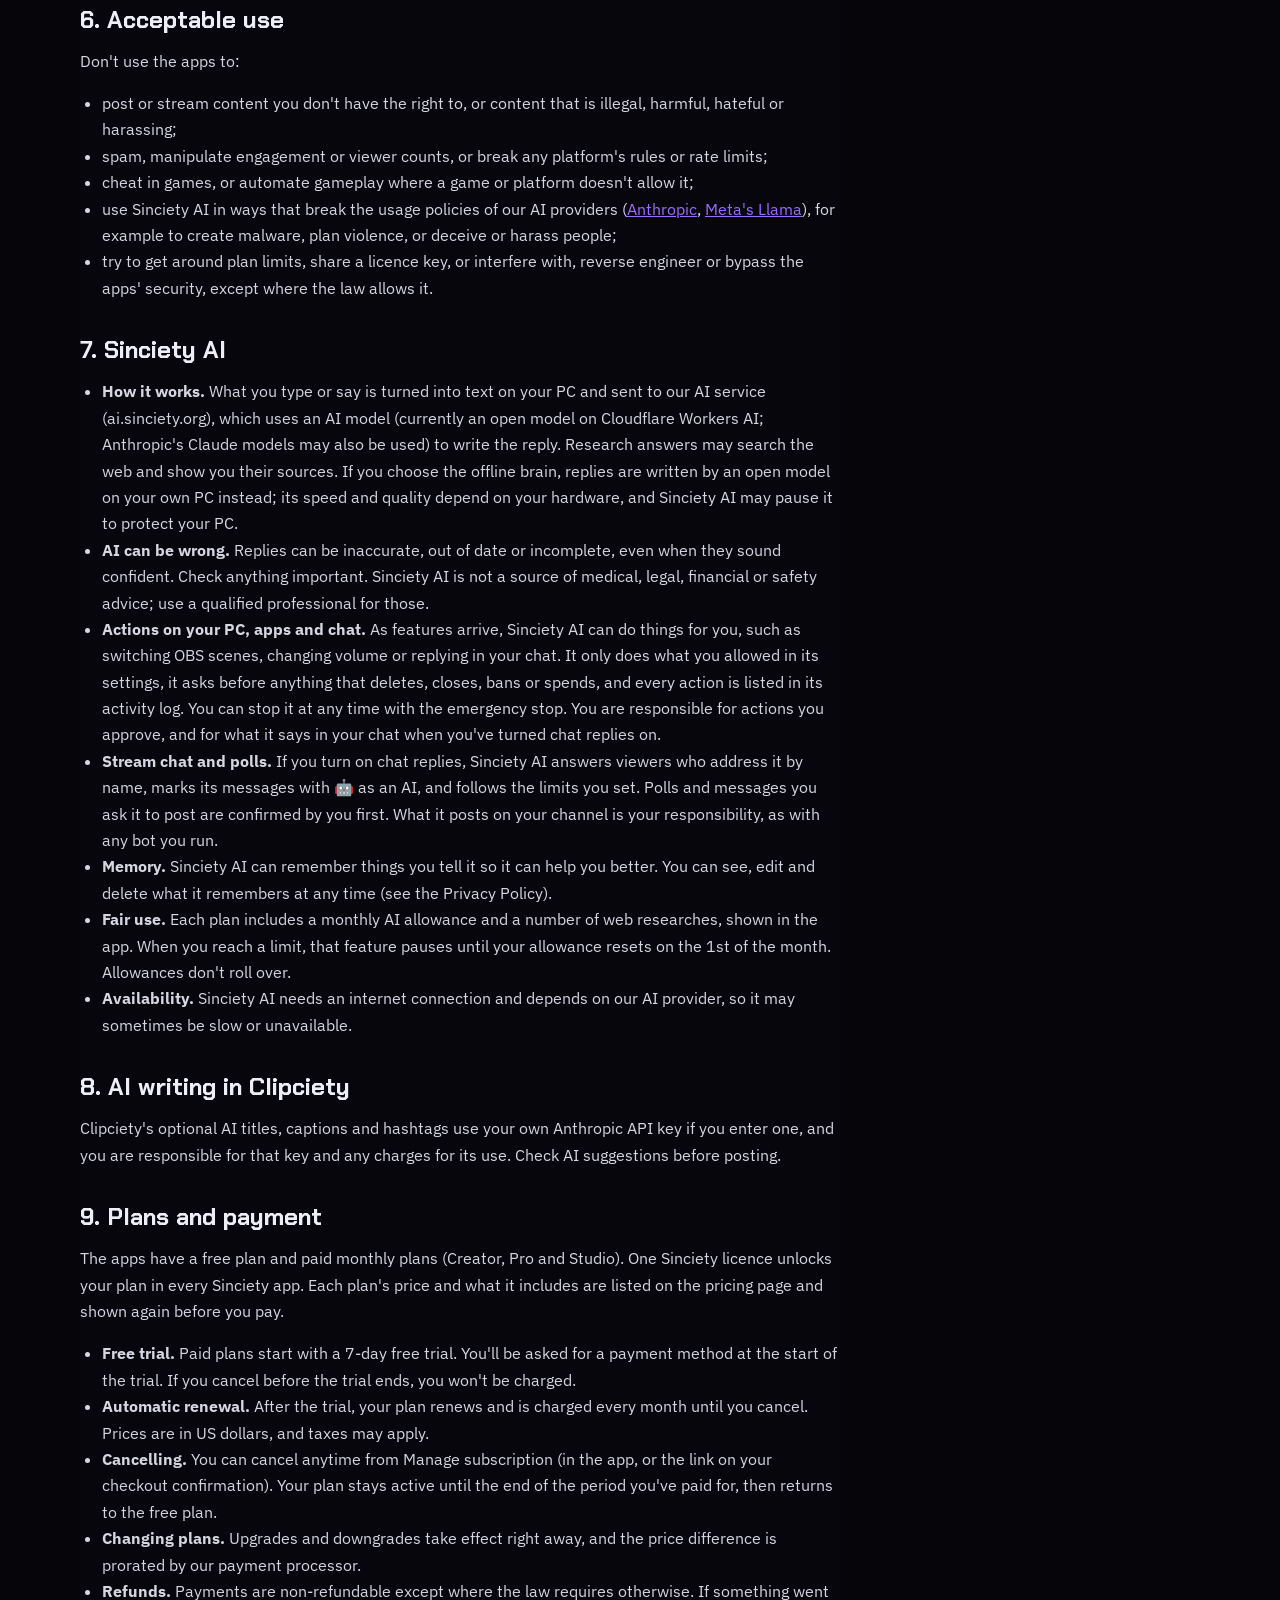
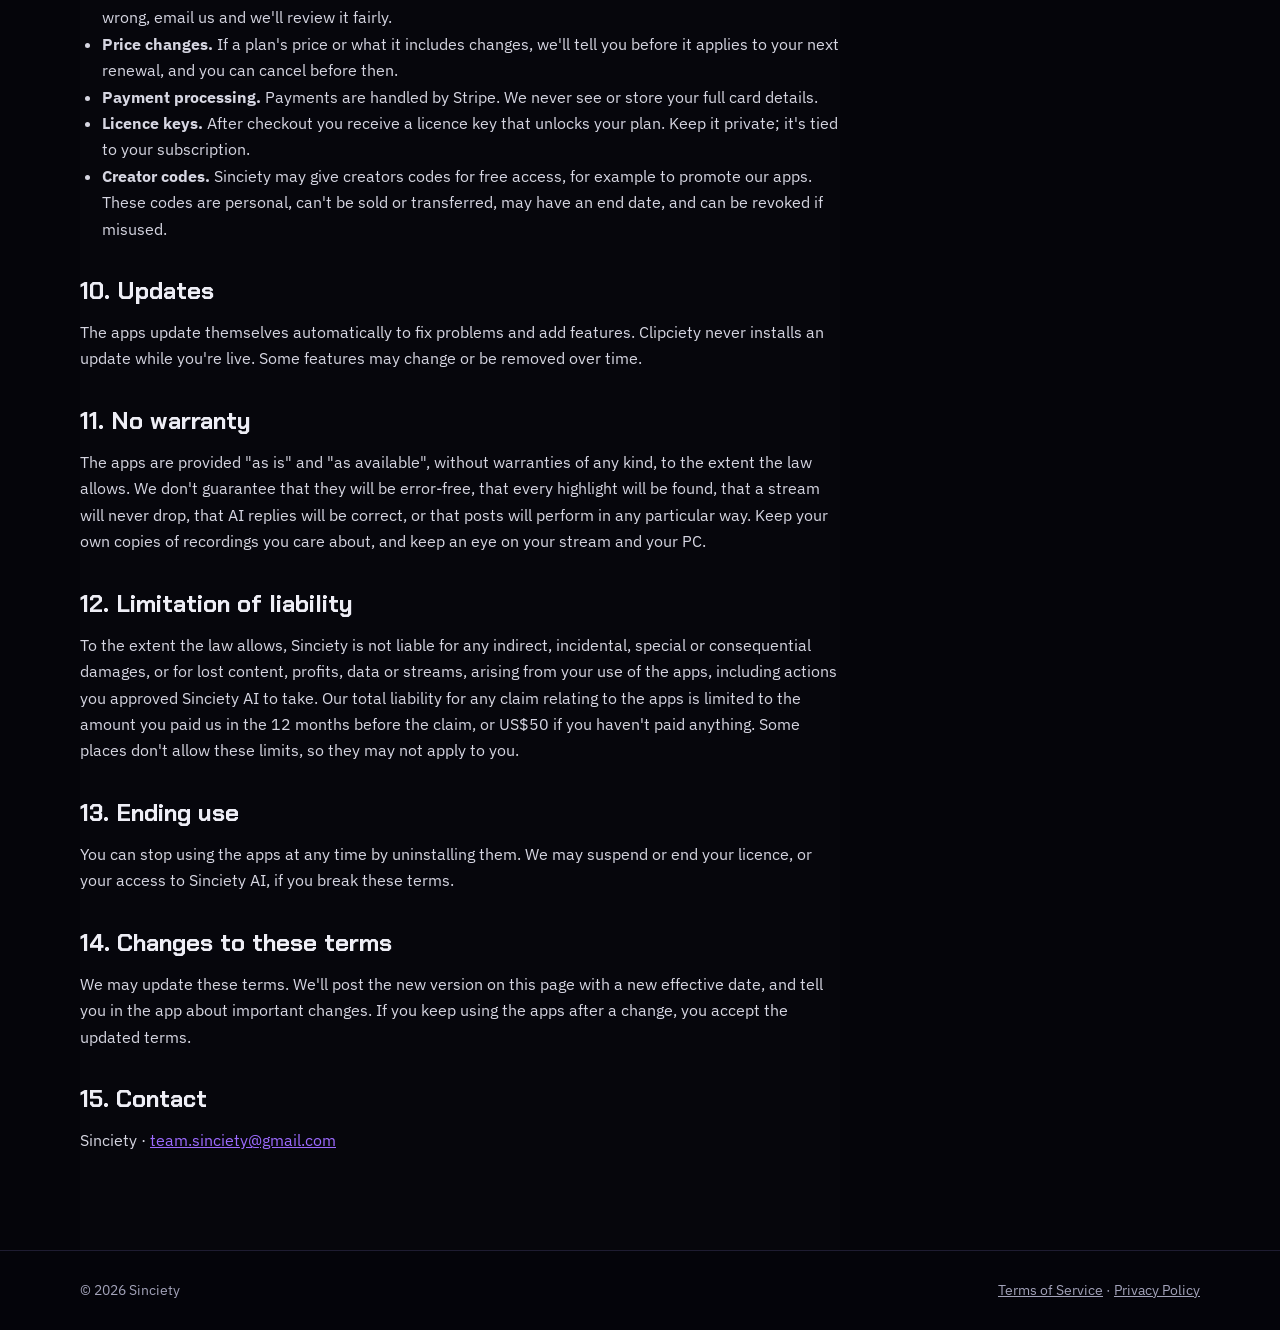
<file: clipciety/terms.html>
<!doctype html>
<html lang="en">
<head>
  <meta charset="utf-8">
  <meta name="viewport" content="width=device-width, initial-scale=1, viewport-fit=cover">
  <title>Sinciety Terms of Service</title>
  <meta name="description" content="Terms of Service for Sinciety apps: Clipciety, Sinciety COMMAND and Sinciety AI.">
  <link rel="icon" href="icon.png">
  <link rel="stylesheet" href="https://fonts.googleapis.com/css2?family=Chakra+Petch:wght@600;700&family=IBM+Plex+Sans:wght@400;600&display=swap">
  <link rel="stylesheet" href="../styles.css">
</head>
<body data-cine="lite">
  <header class="site"><div class="wrap">
    <a class="brand" href="../"><i aria-hidden="true"></i>Sinciety</a>
    <nav class="site" aria-label="Main">
      <a href="../">Home</a>
      <a href="./">Clipciety</a>
      <a href="terms.html" aria-current="page">Terms</a>
      <a href="privacy.html">Privacy</a>
    </nav>
  </div></header>

  <main class="wrap">
    <article class="legal">
      <h1>Terms of Service</h1>
      <p class="meta">Sinciety apps · Effective November 6, 2026</p>

      <p>These terms cover the apps and services made by Sinciety ("we", "us"): <b>Clipciety</b> (including Sinciety CHAT and Voiciety), <b>Sinciety COMMAND</b>, <b>Sinciety AI</b> (its assistant is called PULSE) and the online services they use, such as billing.sinciety.org, chat-relay.sinciety.org and ai.sinciety.org (together, "the apps"). By installing or using an app, you agree to these terms. If you don't agree, don't use the apps.</p>

      <h2>1. What the apps do</h2>
      <ul>
        <li><b>Clipciety</b> finds highlights in your streams, edits them into short clips and posts the clips you choose to platforms such as YouTube. Sinciety CHAT shows chat from Twitch, YouTube, Kick and TikTok LIVE in one place and lets you moderate it; Voiciety reads chat aloud with on-screen characters.</li>
        <li><b>Sinciety COMMAND</b> controls OBS Studio and your audio, shows your PC's performance and temperatures, sends stream alerts, and can stream to several platforms at once (multistreaming) from OBS or straight from COMMAND (Go Live).</li>
        <li><b>Sinciety AI</b> is an assistant that you talk or type to. It's being introduced in stages, and section 7 applies once it's available to you.</li>
      </ul>
      <p>The apps run on your Windows PC and work with software and accounts you already have, such as OBS Studio, Twitch, YouTube, Kick and TikTok.</p>

      <h2>2. Your licence to use the apps</h2>
      <p>We give you a personal, non-exclusive, non-transferable licence to install and use the apps for your own streaming and content creation. You may not resell, redistribute or sublicense the apps, resell access to Sinciety AI, or use the apps to build a competing product.</p>

      <h2>3. Age</h2>
      <p>You must be at least 13, and old enough to use every platform you connect. <b>Sinciety AI is for people 18 and older.</b> If you're under 18, you need a parent or guardian's permission to buy a plan.</p>

      <h2>4. Your content</h2>
      <ul>
        <li>You own your streams, recordings, clips, posts and what you say to Sinciety AI. We don't claim any rights to them.</li>
        <li>You are responsible for the content you create, stream and post with the apps, including making sure you have the rights to everything in it (for example music, game footage, other people's voices or images) and that it follows the rules of each platform.</li>
        <li>The apps only post, stream or send messages when you tell them to (or turn on a feature that does it for you). Review clips, titles and captions, including ones suggested by AI, before you post them.</li>
      </ul>

      <h2>5. Connected platforms and streaming</h2>
      <p>When you connect Twitch, YouTube, Kick, TikTok or another service, your use of that service is governed by its own terms and policies. Platforms can change or restrict their features at any time, which may affect what the apps can do. You can disconnect any platform at any time.</p>
      <ul>
        <li><b>Multistreaming.</b> Some platforms limit streaming to other services at the same time (for example under exclusivity or partner agreements). Checking that you're allowed to multistream is up to you.</li>
        <li><b>Stream keys.</b> When you sign in to a platform in COMMAND, COMMAND fetches your stream key so you don't have to paste it. Treat your stream key like a password.</li>
        <li><b>Moderation.</b> Timeouts, bans and deleted messages done through Sinciety CHAT or Sinciety AI are actions on your channel, and you are responsible for them.</li>
      </ul>

      <h2>6. Acceptable use</h2>
      <p>Don't use the apps to:</p>
      <ul>
        <li>post or stream content you don't have the right to, or content that is illegal, harmful, hateful or harassing;</li>
        <li>spam, manipulate engagement or viewer counts, or break any platform's rules or rate limits;</li>
        <li>cheat in games, or automate gameplay where a game or platform doesn't allow it;</li>
        <li>use Sinciety AI in ways that break the usage policies of our AI providers (<a href="https://www.anthropic.com/legal/aup">Anthropic</a>, <a href="https://www.llama.com/llama3_2/use-policy/">Meta's Llama</a>), for example to create malware, plan violence, or deceive or harass people;</li>
        <li>try to get around plan limits, share a licence key, or interfere with, reverse engineer or bypass the apps' security, except where the law allows it.</li>
      </ul>

      <h2>7. Sinciety AI</h2>
      <ul>
        <li><b>How it works.</b> What you type or say is turned into text on your PC and sent to our AI service (ai.sinciety.org), which uses an AI model (currently an open model on Cloudflare Workers AI; Anthropic's Claude models may also be used) to write the reply. Research answers may search the web and show you their sources. If you choose the offline brain, replies are written by an open model on your own PC instead; its speed and quality depend on your hardware, and Sinciety AI may pause it to protect your PC.</li>
        <li><b>AI can be wrong.</b> Replies can be inaccurate, out of date or incomplete, even when they sound confident. Check anything important. Sinciety AI is not a source of medical, legal, financial or safety advice; use a qualified professional for those.</li>
        <li><b>Actions on your PC, apps and chat.</b> As features arrive, Sinciety AI can do things for you, such as switching OBS scenes, changing volume or replying in your chat. It only does what you allowed in its settings, it asks before anything that deletes, closes, bans or spends, and every action is listed in its activity log. You can stop it at any time with the emergency stop. You are responsible for actions you approve, and for what it says in your chat when you've turned chat replies on.</li>
        <li><b>Stream chat and polls.</b> If you turn on chat replies, Sinciety AI answers viewers who address it by name, marks its messages with 🤖 as an AI, and follows the limits you set. Polls and messages you ask it to post are confirmed by you first. What it posts on your channel is your responsibility, as with any bot you run.</li>
        <li><b>Memory.</b> Sinciety AI can remember things you tell it so it can help you better. You can see, edit and delete what it remembers at any time (see the Privacy Policy).</li>
        <li><b>Fair use.</b> Each plan includes a monthly AI allowance and a number of web researches, shown in the app. When you reach a limit, that feature pauses until your allowance resets on the 1st of the month. Allowances don't roll over.</li>
        <li><b>Availability.</b> Sinciety AI needs an internet connection and depends on our AI provider, so it may sometimes be slow or unavailable.</li>
      </ul>

      <h2>8. AI writing in Clipciety</h2>
      <p>Clipciety's optional AI titles, captions and hashtags use your own Anthropic API key if you enter one, and you are responsible for that key and any charges for its use. Check AI suggestions before posting.</p>

      <h2>9. Plans and payment</h2>
      <p>The apps have a free plan and paid monthly plans (Creator, Pro and Studio). One Sinciety licence unlocks your plan in every Sinciety app. Each plan's price and what it includes are listed on the pricing page and shown again before you pay.</p>
      <ul>
        <li><b>Free trial.</b> Paid plans start with a 7-day free trial. You'll be asked for a payment method at the start of the trial. If you cancel before the trial ends, you won't be charged.</li>
        <li><b>Automatic renewal.</b> After the trial, your plan renews and is charged every month until you cancel. Prices are in US dollars, and taxes may apply.</li>
        <li><b>Cancelling.</b> You can cancel anytime from Manage subscription (in the app, or the link on your checkout confirmation). Your plan stays active until the end of the period you've paid for, then returns to the free plan.</li>
        <li><b>Changing plans.</b> Upgrades and downgrades take effect right away, and the price difference is prorated by our payment processor.</li>
        <li><b>Refunds.</b> Payments are non-refundable except where the law requires otherwise. If something went wrong, email us and we'll review it fairly.</li>
        <li><b>Price changes.</b> If a plan's price or what it includes changes, we'll tell you before it applies to your next renewal, and you can cancel before then.</li>
        <li><b>Payment processing.</b> Payments are handled by Stripe. We never see or store your full card details.</li>
        <li><b>Licence keys.</b> After checkout you receive a licence key that unlocks your plan. Keep it private; it's tied to your subscription.</li>
        <li><b>Creator codes.</b> Sinciety may give creators codes for free access, for example to promote our apps. These codes are personal, can't be sold or transferred, may have an end date, and can be revoked if misused.</li>
      </ul>

      <h2>10. Updates</h2>
      <p>The apps update themselves automatically to fix problems and add features. Clipciety never installs an update while you're live. Some features may change or be removed over time.</p>

      <h2>11. No warranty</h2>
      <p>The apps are provided "as is" and "as available", without warranties of any kind, to the extent the law allows. We don't guarantee that they will be error-free, that every highlight will be found, that a stream will never drop, that AI replies will be correct, or that posts will perform in any particular way. Keep your own copies of recordings you care about, and keep an eye on your stream and your PC.</p>

      <h2>12. Limitation of liability</h2>
      <p>To the extent the law allows, Sinciety is not liable for any indirect, incidental, special or consequential damages, or for lost content, profits, data or streams, arising from your use of the apps, including actions you approved Sinciety AI to take. Our total liability for any claim relating to the apps is limited to the amount you paid us in the 12 months before the claim, or US$50 if you haven't paid anything. Some places don't allow these limits, so they may not apply to you.</p>

      <h2>13. Ending use</h2>
      <p>You can stop using the apps at any time by uninstalling them. We may suspend or end your licence, or your access to Sinciety AI, if you break these terms.</p>

      <h2>14. Changes to these terms</h2>
      <p>We may update these terms. We'll post the new version on this page with a new effective date, and tell you in the app about important changes. If you keep using the apps after a change, you accept the updated terms.</p>

      <h2>15. Contact</h2>
      <p>Sinciety · <a href="mailto:team.sinciety@gmail.com">team.sinciety@gmail.com</a></p>
    </article>
  </main>

  <footer class="site"><div class="wrap">
    <span>© 2026 Sinciety</span>
    <span><a href="terms.html">Terms of Service</a> · <a href="privacy.html">Privacy Policy</a></span>
  </div></footer>
  <script src="../assets/cinema.js" defer></script>
</body>
</html>
</file>
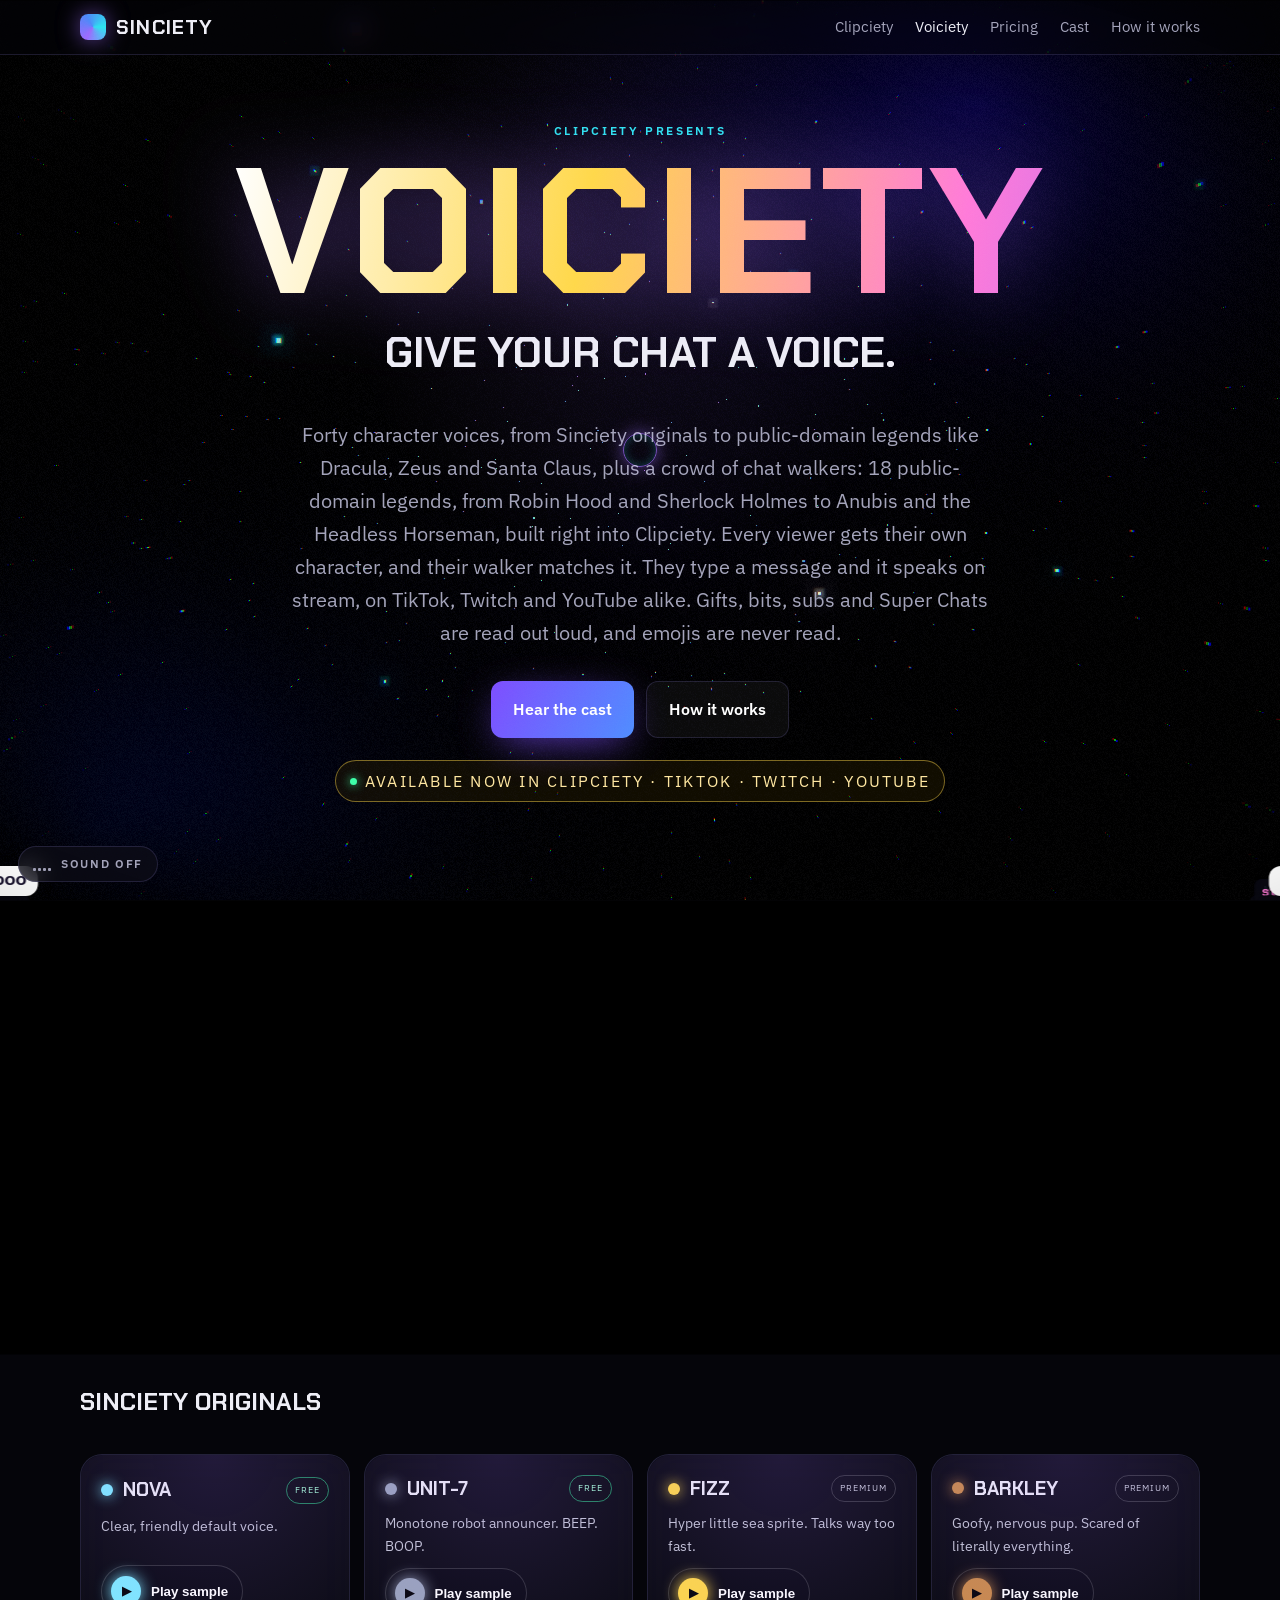
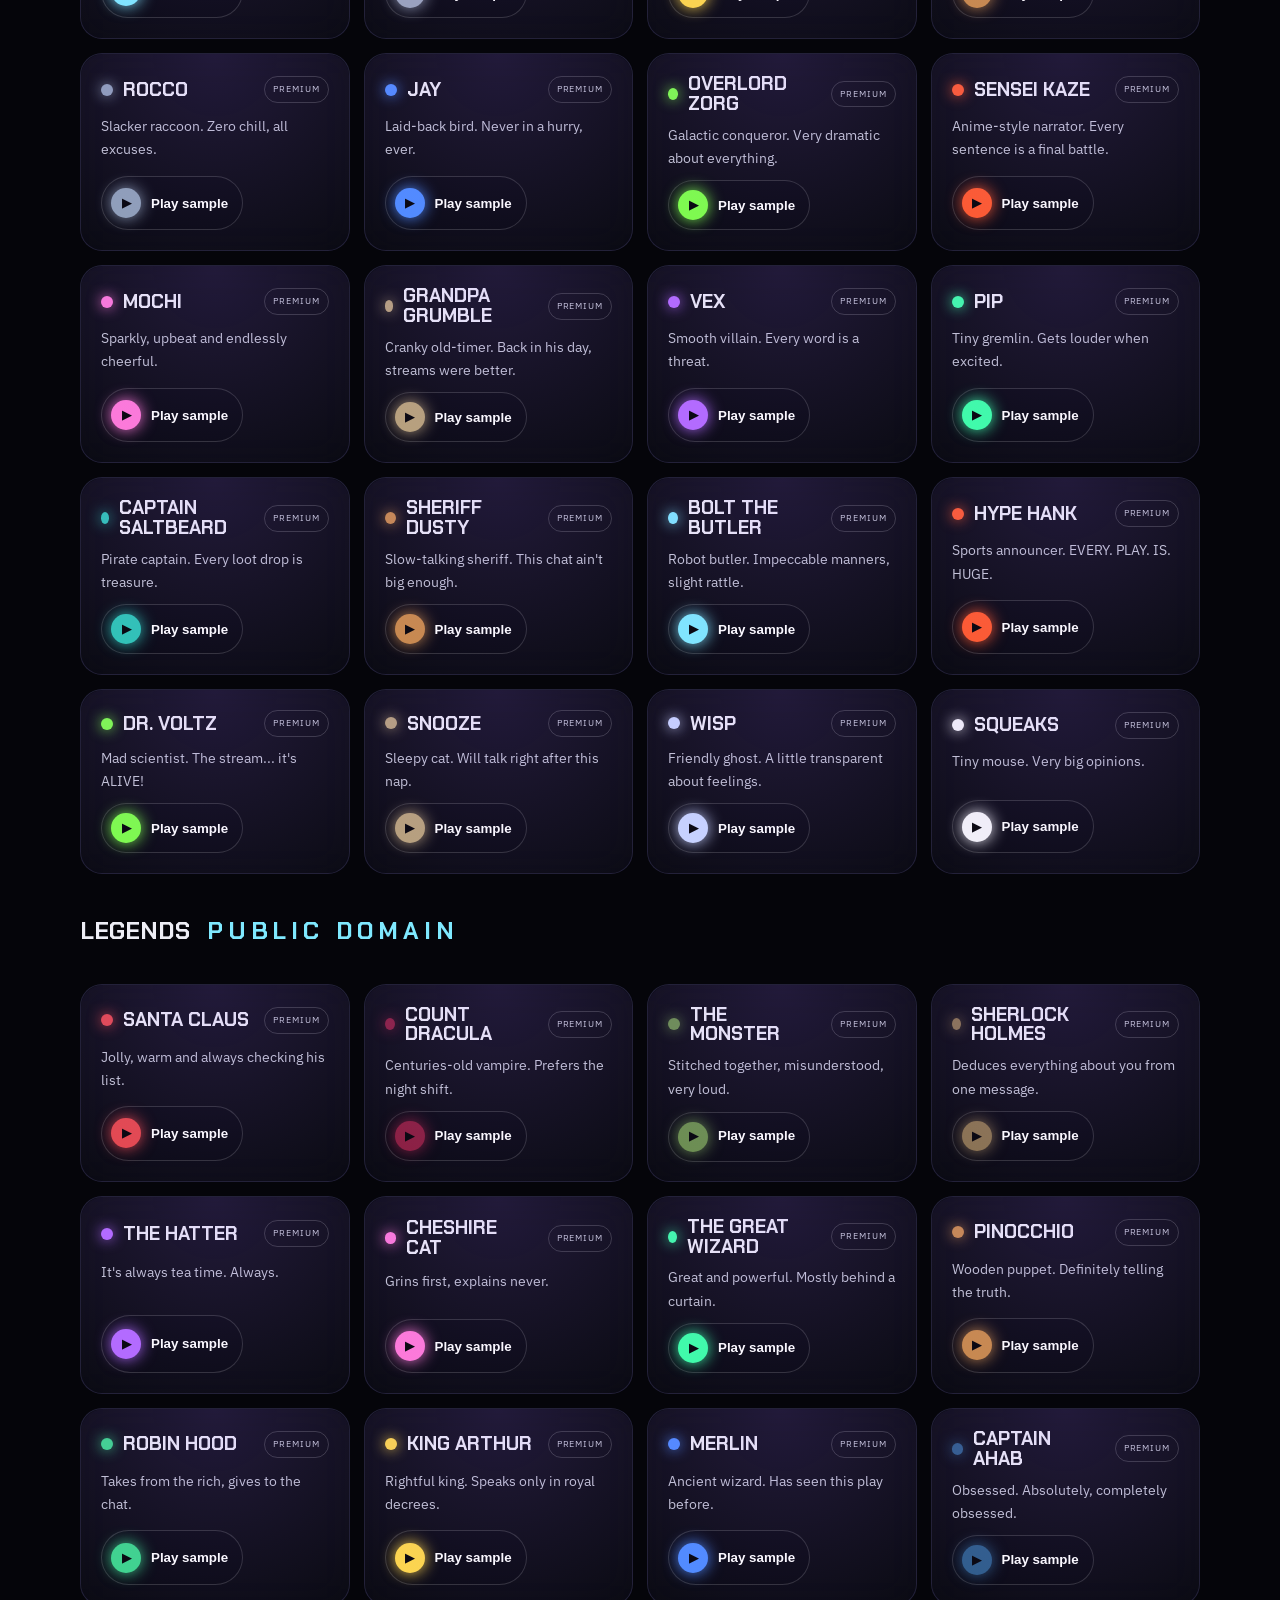
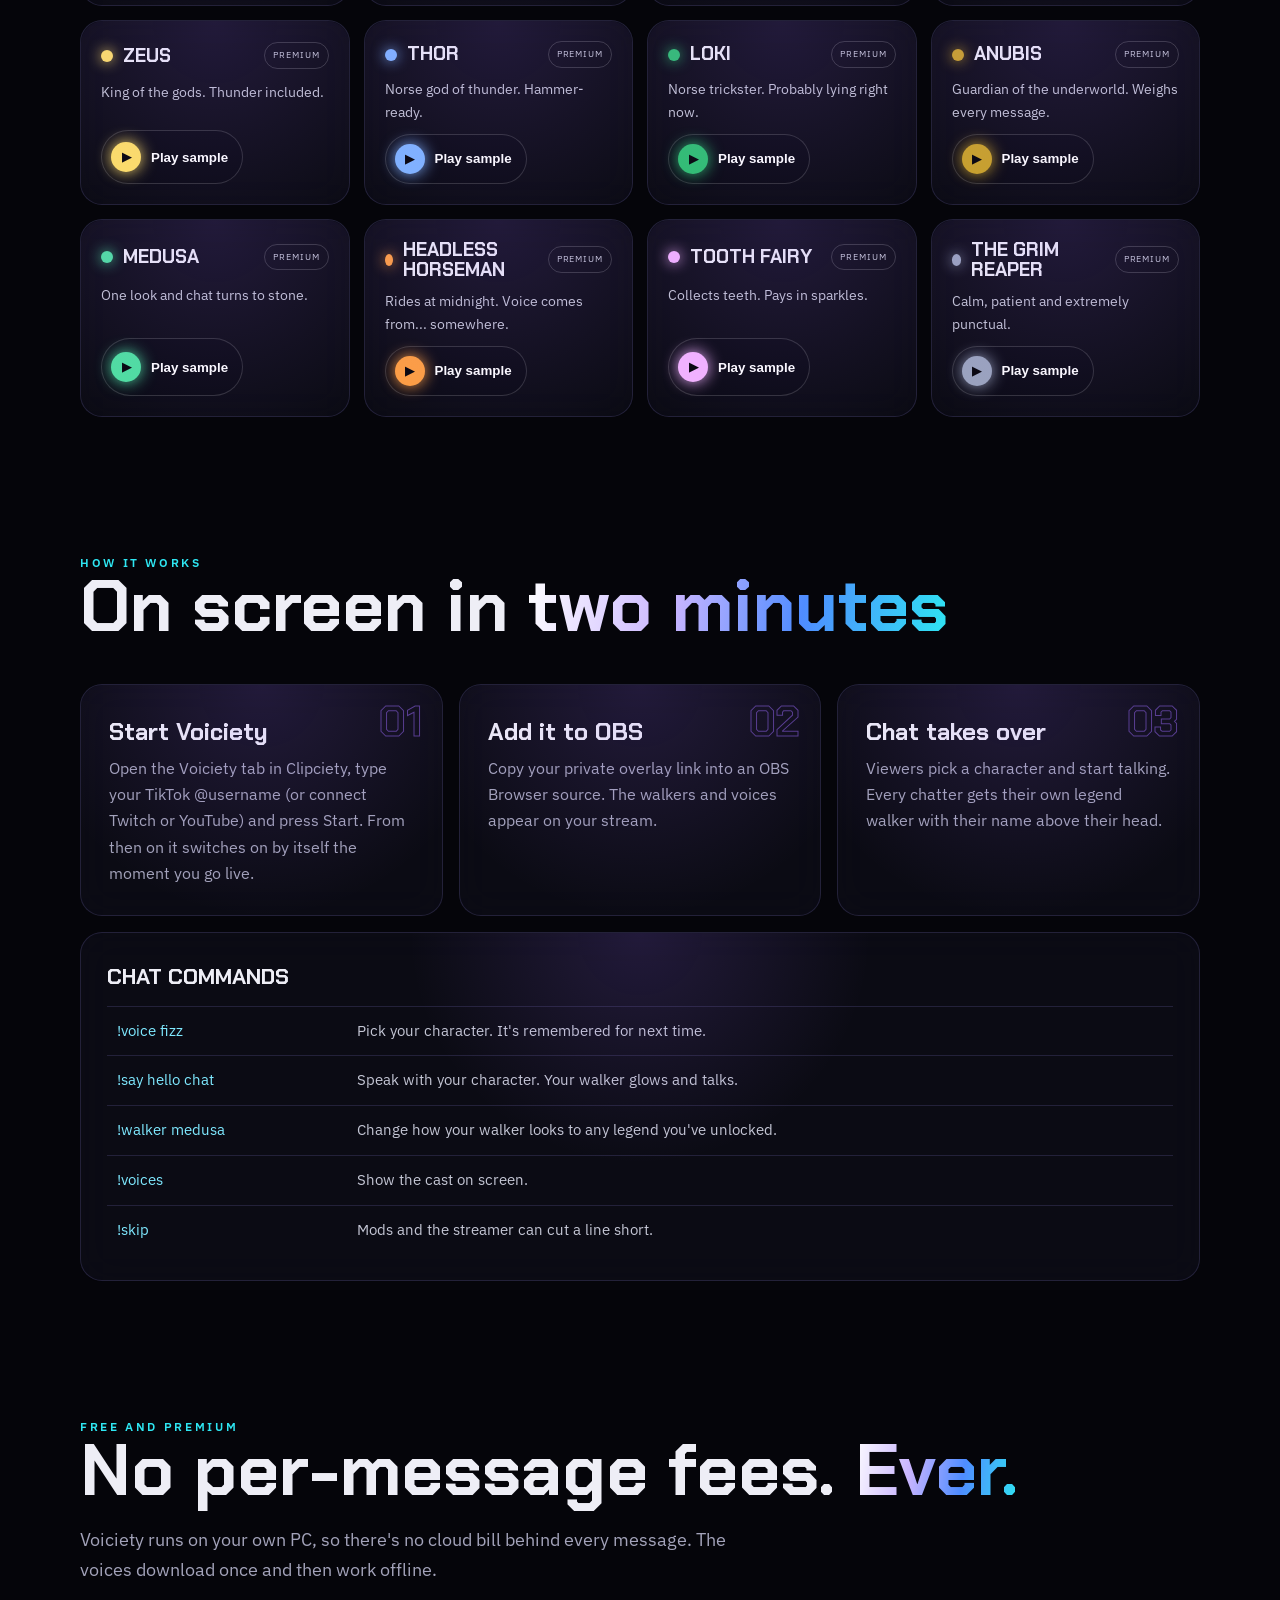
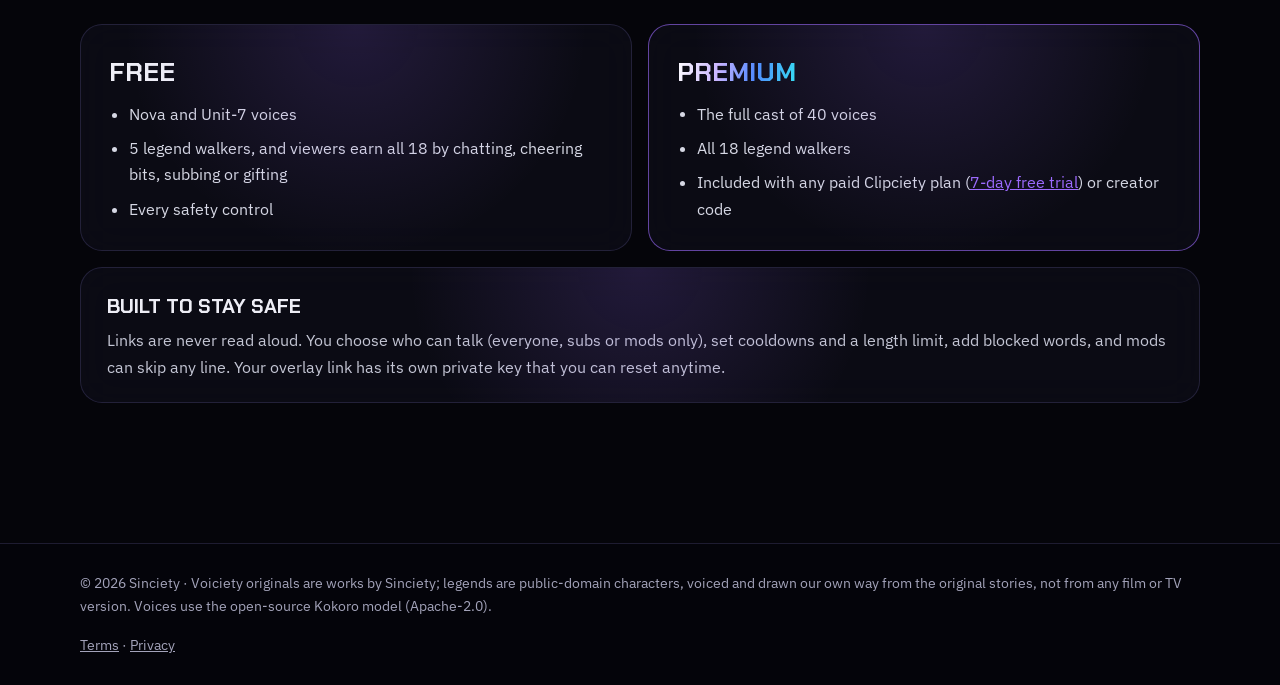
<file: clipciety/voiciety.html>
<!doctype html>
<html lang="en">
<head>
  <meta charset="utf-8">
  <meta name="viewport" content="width=device-width, initial-scale=1, viewport-fit=cover">
  <title>Voiciety · Character voices and chat walkers</title>
  <meta name="description" content="Voiciety gives your TikTok, Twitch and YouTube chat a voice: 40 character voices (originals and public-domain legends) and chat walkers drawn as legends like Dracula, Robin Hood and Medusa, built into Clipciety. Runs on your PC, with no per-message fees.">
  <meta name="theme-color" content="#05050a">
  <link rel="icon" href="icon.png">
  <link rel="preconnect" href="https://fonts.googleapis.com">
  <link rel="preconnect" href="https://fonts.gstatic.com" crossorigin>
  <link rel="stylesheet" href="https://fonts.googleapis.com/css2?family=Chakra+Petch:wght@500;600;700&family=IBM+Plex+Sans:wght@400;500;600&family=IBM+Plex+Mono:wght@500&display=swap">
  <link rel="stylesheet" href="../styles.css">
  <style>
    .vo-hero { position: relative; min-height: calc(100vh - 64px); display: grid; align-content: center; text-align: center; padding: 70px 0 210px; }
    .vo-title { font: 700 clamp(64px, 14vw, 190px)/.9 var(--display); text-transform: uppercase; letter-spacing: .02em; margin: 14px 0 0;
      background: linear-gradient(100deg, #fff 0%, #ffd84a 22%, #ff7ad9 45%, #9d6bff 65%, #7fe9ff 85%, #fff 100%); background-size: 200% 100%;
      -webkit-background-clip: text; background-clip: text; color: transparent; animation: vo-sheen 8s ease-in-out infinite alternate; filter: drop-shadow(0 0 40px rgba(157,107,255,.45)); }
    @keyframes vo-sheen { to { background-position: 100% 0; } }
    .vo-tag { font: 700 clamp(24px, 3.4vw, 42px)/1.1 var(--display); text-transform: uppercase; margin-top: 18px; }
    .vo-hero .lede { margin-inline: auto; }
    .vo-soon { display: inline-flex; gap: 8px; align-items: center; margin: 22px auto 0; padding: 7px 14px; border-radius: 999px; border: 1px solid rgba(255,216,74,.45); background: rgba(40,30,0,.4); color: #ffe7a0; font: 500 12px/1 var(--mono); letter-spacing: .14em; text-transform: uppercase; }
    .vo-soon i { width: 7px; height: 7px; border-radius: 50%; background: #3dffa8; box-shadow: 0 0 10px #3dffa8; }
    .vo-parade { position: absolute; left: 0; right: 0; bottom: 0; height: 190px; overflow: hidden; }
    .vo-ground { position: absolute; left: 0; right: 0; bottom: 0; height: 2px; background: linear-gradient(90deg, transparent, #9d6bff, #7fe9ff, transparent); box-shadow: 0 0 20px #9d6bff; }
    .vo-group { margin: 44px 0 0; font-size: 24px; text-transform: uppercase; }
    .vo-group small { font: 500 11px/1 var(--mono); letter-spacing: .2em; color: #7fe9ff; margin-left: 10px; }
    .vo-cast { display: grid; grid-template-columns: repeat(auto-fit, minmax(min(100%, 250px), 1fr)); gap: 14px; margin-top: 40px; }
    .vo-card { position: relative; display: grid; gap: 10px; padding: 20px; }
    .vo-card .top { display: flex; align-items: center; gap: 10px; }
    .vo-dot { width: 12px; height: 12px; border-radius: 50%; background: var(--c); box-shadow: 0 0 14px var(--c); }
    .vo-card h3 { font-size: 19px; line-height: 1.05; text-transform: uppercase; margin: 0; }
    .vo-badge { flex-shrink: 0; white-space: nowrap; margin-left: auto; font-size: 9px !important; letter-spacing: .1em !important; font: 500 10px/1 var(--mono); letter-spacing: .14em; text-transform: uppercase; padding: 5px 8px; border-radius: 999px; border: 1px solid rgba(255,255,255,.18); color: #c9cbd8; }
    .vo-badge.free { border-color: rgba(61,255,168,.5); color: #a8ffd8; }
    .vo-card p { color: #c4c6d4; margin: 0; font-size: 14px; min-height: 2.6em; }
    .vo-play { display: inline-flex; align-items: center; gap: 10px; justify-self: start; padding: 9px 14px 9px 9px; border-radius: 999px; border: 1px solid rgba(255,255,255,.16); background: rgba(10,10,20,.6); color: #fff; font-weight: 600; cursor: pointer; }
    .vo-play b { width: 30px; height: 30px; border-radius: 50%; display: grid; place-items: center; background: var(--c); color: #05050a; font-size: 12px; box-shadow: 0 0 16px var(--c); }
    .vo-card.playing { border-color: var(--c); box-shadow: 0 0 0 1px var(--c), 0 20px 60px -20px var(--c); }
    .vo-card.playing .vo-play b { animation: vo-pulse .5s infinite alternate; }
    @keyframes vo-pulse { to { transform: scale(1.15); } }
    .vo-steps { display: grid; grid-template-columns: repeat(3, 1fr); gap: 16px; margin-top: 40px; counter-reset: s; }
    .vo-steps .glass::after { counter-increment: s; content: counter(s, decimal-leading-zero); position: absolute; right: 20px; top: 16px; font: 700 42px/1 var(--display); color: transparent; -webkit-text-stroke: 1px rgba(157,107,255,.5); }
    .vo-cmds { width: 100%; border-collapse: collapse; margin-top: 18px; font-size: 15px; }
    .vo-cmds td { padding: 12px 10px; border-top: 1px solid var(--line); color: #c4c6d4; }
    .vo-cmds td:first-child { font-family: var(--mono); color: #7fe9ff; white-space: nowrap; }
    .vo-tiers { display: grid; grid-template-columns: 1fr 1fr; gap: 16px; margin-top: 40px; }
    .vo-tiers ul { margin: 14px 0 0; padding-left: 20px; color: #d6d8e4; display: grid; gap: 8px; }
    .vo-tiers h3 { font-size: 26px; text-transform: uppercase; }
    @media (max-width: 860px) { .vo-steps, .vo-tiers { grid-template-columns: 1fr; } .vo-hero { padding-bottom: 200px; } }
  </style>
</head>
<body>
  <canvas id="scene3d" aria-hidden="true"></canvas>
  <header class="site"><div class="wrap">
    <a class="brand" href="../"><i aria-hidden="true"></i>Sinciety</a>
    <nav class="site" aria-label="Main">
      <a href="./">Clipciety</a>
      <a href="voiciety.html" aria-current="page">Voiciety</a>
      <a href="pricing.html">Pricing</a>
      <a href="#cast">Cast</a>
      <a href="#how">How it works</a>
    </nav>
  </div></header>

  <main>
    <section class="vo-hero" aria-labelledby="vo-title">
      <div class="wrap">
        <div class="eyebrow reveal">Clipciety presents</div>
        <h1 id="vo-title" class="vo-title">Voiciety</h1>
        <p class="vo-tag reveal">Give your chat a voice.</p>
        <p class="lede reveal">Forty character voices, from Sinciety originals to public-domain legends like Dracula, Zeus and Santa Claus, plus a crowd of chat walkers: 18 public-domain legends, from Robin Hood and Sherlock Holmes to Anubis and the Headless Horseman, built right into Clipciety. Every viewer gets their own character, and their walker matches it. They type a message and it speaks on stream, on TikTok, Twitch and YouTube alike. Gifts, bits, subs and Super Chats are read out loud, and emojis are never read.</p>
        <div class="actions reveal" style="justify-content:center"><a class="btn" href="#cast">Hear the cast</a><a class="btn ghost" href="#how">How it works</a></div>
        <div class="vo-soon reveal"><i></i>Available now in Clipciety · TikTok · Twitch · YouTube</div>
      </div>
      <div class="vo-parade" id="parade" aria-hidden="true"><div class="vo-ground"></div></div>
    </section>

    <section class="block" id="cast" aria-labelledby="cast-h"><div class="wrap">
      <div class="eyebrow reveal">The cast</div>
      <h2 id="cast-h" class="reveal">Meet all <span class="grad">40 voices</span></h2>
      <p class="sub reveal">Sinciety originals plus legends from folklore, mythology and classic literature, all voiced our own way. Press play to hear them. These are real samples from the voice engine.</p>
      <h3 class="vo-group reveal">Sinciety originals</h3>
      <div class="vo-cast" id="castOriginal"></div>
      <h3 class="vo-group reveal">Legends <small>public domain</small></h3>
      <div class="vo-cast" id="castLegend"></div>
    </div></section>

    <section class="block" id="how" aria-labelledby="how-h" style="padding-top:0"><div class="wrap">
      <div class="eyebrow reveal">How it works</div>
      <h2 id="how-h" class="reveal">On screen in <span class="grad">two minutes</span></h2>
      <div class="vo-steps">
        <div class="glass reveal" data-tilt><h3>Start Voiciety</h3><p>Open the Voiciety tab in Clipciety, type your TikTok @username (or connect Twitch or YouTube) and press Start. From then on it switches on by itself the moment you go live.</p></div>
        <div class="glass reveal" data-tilt><h3>Add it to OBS</h3><p>Copy your private overlay link into an OBS Browser source. The walkers and voices appear on your stream.</p></div>
        <div class="glass reveal" data-tilt><h3>Chat takes over</h3><p>Viewers pick a character and start talking. Every chatter gets their own legend walker with their name above their head.</p></div>
      </div>
      <div class="glass reveal" style="margin-top:16px;padding:26px">
        <h3 style="font-size:22px;text-transform:uppercase">Chat commands</h3>
        <table class="vo-cmds"><tbody>
          <tr><td>!voice fizz</td><td>Pick your character. It's remembered for next time.</td></tr>
          <tr><td>!say hello chat</td><td>Speak with your character. Your walker glows and talks.</td></tr>
          <tr><td>!walker medusa</td><td>Change how your walker looks to any legend you've unlocked.</td></tr>
          <tr><td>!voices</td><td>Show the cast on screen.</td></tr>
          <tr><td>!skip</td><td>Mods and the streamer can cut a line short.</td></tr>
        </tbody></table>
      </div>
    </div></section>

    <section class="block" aria-labelledby="tiers-h" style="padding-top:0"><div class="wrap">
      <div class="eyebrow reveal">Free and premium</div>
      <h2 id="tiers-h" class="reveal">No per-message fees. <span class="grad">Ever.</span></h2>
      <p class="sub reveal">Voiciety runs on your own PC, so there's no cloud bill behind every message. The voices download once and then work offline.</p>
      <div class="vo-tiers">
        <div class="glass reveal" data-tilt><h3>Free</h3><ul><li>Nova and Unit-7 voices</li><li>5 legend walkers, and viewers earn all 18 by chatting, cheering bits, subbing or gifting</li><li>Every safety control</li></ul></div>
        <div class="glass reveal" data-tilt style="border-color:rgba(157,107,255,.6)"><h3><span class="grad">Premium</span></h3><ul><li>The full cast of 40 voices</li><li>All 18 legend walkers</li><li>Included with any paid Clipciety plan (<a href="pricing.html">7-day free trial</a>) or creator code</li></ul></div>
      </div>
      <div class="glass reveal" style="margin-top:16px;padding:22px 26px"><h3 style="font-size:20px;text-transform:uppercase">Built to stay safe</h3>
        <p style="margin:8px 0 0;color:#c4c6d4">Links are never read aloud. You choose who can talk (everyone, subs or mods only), set cooldowns and a length limit, add blocked words, and mods can skip any line. Your overlay link has its own private key that you can reset anytime.</p></div>
    </div></section>
  </main>

  <footer class="site"><div class="wrap">
    <span>© 2026 Sinciety · Voiciety originals are works by Sinciety; legends are public-domain characters, voiced and drawn our own way from the original stories, not from any film or TV version. Voices use the open-source Kokoro model (Apache-2.0).</span>
    <span><a href="terms.html">Terms</a> · <a href="privacy.html">Privacy</a></span>
  </div></footer>

  <script src="../assets/lenis.min.js"></script>
  <script src="../assets/site.js"></script>
  <script src="../assets/sound.js"></script>
  <script src="../assets/walkers.js"></script>
  <script>
    const CAST = [
      ["narrator", "Nova", "Clear, friendly default voice.", "#7fe9ff", 0, "Welcome to the stream, everyone!", "original"],
      ["unit7", "Unit-7", "Monotone robot announcer. BEEP. BOOP.", "#9aa4bd", 0, "Greetings, human. Your clip has been saved.", "original"],
      ["fizz", "Fizz", "Hyper little sea sprite. Talks way too fast.", "#ffd84a", 1, "Oh my gosh oh my gosh that was SO cool!", "original"],
      ["barkley", "Barkley", "Goofy, nervous pup. Scared of literally everything.", "#c98a4b", 1, "Uh, guys? Is it supposed to be this dark in here?", "original"],
      ["rocco", "Rocco", "Slacker raccoon. Zero chill, all excuses.", "#8fa0b8", 1, "Nah man, I was totally gonna do that later.", "original"],
      ["jay", "Jay", "Laid-back bird. Never in a hurry, ever.", "#4f8cff", 1, "Eh, relax dude. We got all the time in the world.", "original"],
      ["zorg", "Overlord Zorg", "Galactic conqueror. Very dramatic about everything.", "#7dff4a", 1, "Kneel, puny streamers, before your new overlord!", "original"],
      ["kaze", "Sensei Kaze", "Anime-style narrator. Every sentence is a final battle.", "#ff5a2e", 1, "This... is the power... of a true streamer.", "original"],
      ["mochi", "Mochi", "Sparkly, upbeat and endlessly cheerful.", "#ff7ad9", 1, "Yay! Thank you so much for the follow!", "original"],
      ["grumble", "Grandpa Grumble", "Cranky old-timer. Back in his day, streams were better.", "#b8a27a", 1, "Back in my day, we had to walk uphill to the stream.", "original"],
      ["vex", "Vex", "Smooth villain. Every word is a threat.", "#b46bff", 1, "How delightful. Another victim joins the chat.", "original"],
      ["pip", "Pip", "Tiny gremlin. Gets louder when excited.", "#3dffa8", 1, "Hehe! More snacks! MORE SNACKS!", "original"],
      ["saltbeard", "Captain Saltbeard", "Pirate captain. Every loot drop is treasure.", "#2ec4b6", 1, "Arr! That loot drop be pure treasure, crew!", "original"],
      ["dusty", "Sheriff Dusty", "Slow-talking sheriff. This chat ain't big enough.", "#c98a4b", 1, "Well now, this chat ain't big enough for the both of us.", "original"],
      ["bolt", "Bolt the Butler", "Robot butler. Impeccable manners, slight rattle.", "#7fe9ff", 1, "Your clip is ready, sir. Shall I polish the highlights?", "original"],
      ["hank", "Hype Hank", "Sports announcer. EVERY. PLAY. IS. HUGE.", "#ff5a2e", 1, "AND HE DOES IT! WHAT A PLAY! UNBELIEVABLE!", "original"],
      ["voltz", "Dr. Voltz", "Mad scientist. The stream... it's ALIVE!", "#7dff4a", 1, "It's alive! The stream is ALIVE! Ha ha ha!", "original"],
      ["snooze", "Snooze", "Sleepy cat. Will talk right after this nap.", "#b8a27a", 1, "Mmm... five more minutes... then I'll watch the stream.", "original"],
      ["wisp", "Wisp", "Friendly ghost. A little transparent about feelings.", "#c9d6ff", 1, "Boo! Oh, sorry. I didn't mean to scare the chat.", "original"],
      ["squeaks", "Squeaks", "Tiny mouse. Very big opinions.", "#f4f4f8", 1, "Excuse me! I have a very big opinion about this!", "original"],
      ["santa", "Santa Claus", "Jolly, warm and always checking his list.", "#e5484d", 1, "Ho ho ho! I see who's been a good chatter this year!", "legend"],
      ["dracula", "Count Dracula", "Centuries-old vampire. Prefers the night shift.", "#8b1e3f", 1, "Good evening. I never drink... energy drinks.", "legend"],
      ["monster", "The Monster", "Stitched together, misunderstood, very loud.", "#6b8f4e", 1, "Stream... GOOD! Monster... LIKE STREAM!", "legend"],
      ["sherlock", "Sherlock Holmes", "Deduces everything about you from one message.", "#8a7350", 1, "Elementary. You are watching this stream on a Tuesday.", "legend"],
      ["hatter", "The Hatter", "It's always tea time. Always.", "#b46bff", 1, "Why is a stream like a teapot? Nobody knows! Tea time!", "legend"],
      ["cheshire", "Cheshire Cat", "Grins first, explains never.", "#ff7ad9", 1, "We're all a little mad in this chat, aren't we?", "legend"],
      ["wizard", "The Great Wizard", "Great and powerful. Mostly behind a curtain.", "#3dffa8", 1, "Pay no attention to the streamer behind the webcam!", "legend"],
      ["pinocchio", "Pinocchio", "Wooden puppet. Definitely telling the truth.", "#c98a4b", 1, "I'm a real streamer! My nose didn't grow, I promise!", "legend"],
      ["robin", "Robin Hood", "Takes from the rich, gives to the chat.", "#3dd68c", 1, "I take from the rich, and I give to the chat!", "legend"],
      ["arthur", "King Arthur", "Rightful king. Speaks only in royal decrees.", "#ffd84a", 1, "By royal decree, this clip shall be legendary!", "legend"],
      ["merlin", "Merlin", "Ancient wizard. Has seen this play before.", "#4f8cff", 1, "I have seen this play before... in the year five hundred.", "legend"],
      ["ahab", "Captain Ahab", "Obsessed. Absolutely, completely obsessed.", "#2e5d8a", 1, "That boss... I will hunt it to the ends of the earth!", "legend"],
      ["zeus", "Zeus", "King of the gods. Thunder included.", "#ffe066", 1, "Behold! Thunder for this incredible play!", "legend"],
      ["thor", "Thor", "Norse god of thunder. Hammer-ready.", "#7fb4ff", 1, "By the hammer, that was a mighty victory!", "legend"],
      ["loki", "Loki", "Norse trickster. Probably lying right now.", "#2fbf71", 1, "Trust me, chat. I would never lie to you. Probably.", "legend"],
      ["anubis", "Anubis", "Guardian of the underworld. Weighs every message.", "#c9a227", 1, "Your message has been weighed... and found worthy.", "legend"],
      ["medusa", "Medusa", "One look and chat turns to stone.", "#4ee0a0", 1, "Look at me, chat. Go on. Just one little look.", "legend"],
      ["horseman", "Headless Horseman", "Rides at midnight. Voice comes from... somewhere.", "#ff9f40", 1, "I ride at midnight... to watch your stream.", "legend"],
      ["toothfairy", "Tooth Fairy", "Collects teeth. Pays in sparkles.", "#f4b4ff", 1, "Thank you for the tooth! Here are some sparkles!", "legend"],
      ["reaper", "The Grim Reaper", "Calm, patient and extremely punctual.", "#9aa4bd", 1, "Relax. I'm only here for the boss fight.", "legend"],
    ];
    // Walker parade (demo names only)
    const stage = Walkers.create(document.getElementById('parade'), { premium: true, maxWalkers: 18, idleMs: 1e9 });
    const crowd = ['NeonFox', 'pixelqueen', 'dr_kaboom', 'mochiMilk', 'zeroCool77', 'LunaLite', 'grimbo', 'sk8rkid', 'TacoTuesday', 'starlight_ari', 'b1tcrush', 'hollowmoon'];
    const tints = ['#7fe9ff', '#ffd84a', '#3dffa8', '#ff7ad9', '#9d6bff', '#ff9f40'];
    const lines = ['LETS GOOO', 'that clip was insane', 'gg', 'chat is cooking', 'no way 😂', 'W stream', 'HOW', 'clip it!!'];
    crowd.forEach((n, i) => setTimeout(() => stage.chat({ user: n, display: n, color: tints[i % tints.length], text: '' }), i * 450));
    const reduced = matchMedia('(prefers-reduced-motion: reduce)').matches;
    if (!reduced) setInterval(() => { const n = crowd[(Math.random() * crowd.length) | 0]; stage.chat({ user: n, display: n, color: tints[crowd.indexOf(n) % tints.length], text: lines[(Math.random() * lines.length) | 0] }); }, 2600);

    // Cast grid with real samples; a walker voices each one
    const grids = { original: document.getElementById('castOriginal'), legend: document.getElementById('castLegend') };
    let current = null;
    for (const [id, name, tag, color, premium, line, group] of CAST) {
      const card = document.createElement('article');
      card.className = 'glass vo-card reveal in'; card.style.setProperty('--c', color); card.setAttribute('data-tilt', '6');
      card.innerHTML = `<div class="top"><span class="vo-dot"></span><h3></h3><span class="vo-badge ${premium ? '' : 'free'}">${premium ? 'Premium' : 'Free'}</span></div><p></p><button class="vo-play" type="button"><b>▶</b><span>Play sample</span></button>`;
      card.querySelector('h3').textContent = name; card.querySelector('p').textContent = tag;
      const btn = card.querySelector('.vo-play');
      btn.setAttribute('aria-label', `Play ${name} voice sample: ${line}`);
      btn.addEventListener('click', () => {
        if (current) { current.audio.pause(); current.card.classList.remove('playing'); }
        const audio = new Audio(`../assets/voiciety/${id}.mp3`);
        current = { audio, card }; card.classList.add('playing');
        const who = crowd[CAST.findIndex((c) => c[0] === id) % crowd.length];
        audio.addEventListener('loadedmetadata', () => { stage.chat({ user: who, display: who, color, text: line }); stage.speak({ user: who, display: who, color, character_name: name, glow: color }, audio.duration * 1000); });
        audio.addEventListener('ended', () => card.classList.remove('playing'));
        audio.play().catch(() => card.classList.remove('playing'));
      });
      grids[group].appendChild(card);
    }
  </script>
  <script type="module">
    import { startHero } from '../assets/hero3d.js';
    startHero(document.getElementById('scene3d'), { orb: false, density: 0.8 });
  </script>
  <script src="../assets/cinema.js" defer></script>
</body>
</html>
</file>
<file: styles.css>
/* Sinciety: shared styles. Concept: a dark void with neon depth, glass panels floating over a 3D scene. */
:root {
  --bg: #05050a;
  --panel: rgba(18, 18, 30, 0.55);
  --panel-solid: #101018;
  --line: rgba(160, 150, 255, 0.16);
  --text: #eeeef6;
  --dim: #a3a3ba;
  --volt: #9d6bff;
  --arc: #4f8cff;
  --spark: #2ee6f2;
  --font: "IBM Plex Sans", "Segoe UI", system-ui, sans-serif;
  --display: "Chakra Petch", "Segoe UI", system-ui, sans-serif;
  color-scheme: dark;
}
* { box-sizing: border-box; }
html, body { margin: 0; }
html { scroll-behavior: smooth; }
body {
  background: radial-gradient(1200px 800px at 75% 10%, #1a1040 0%, transparent 60%),
              radial-gradient(900px 700px at 10% 90%, #0b1a40 0%, transparent 60%), var(--bg);
  background-attachment: fixed;
  color: var(--text); font: 16px/1.65 var(--font); overflow-x: hidden;
}
a { color: var(--volt); }
a:hover { color: #c3a6ff; }
:focus-visible { outline: 2px solid var(--spark); outline-offset: 3px; border-radius: 6px; }
.wrap { max-width: 1160px; margin: 0 auto; padding-left: max(20px, env(safe-area-inset-left)); padding-right: max(20px, env(safe-area-inset-right)); position: relative; }

/* 3D canvas sits behind everything */
#scene3d { position: fixed; inset: 0; width: 100%; height: 100%; z-index: 0; pointer-events: none; }
main, header.site, footer.site { position: relative; z-index: 1; }
/* pointer spotlight */
body::after {
  content: ""; position: fixed; inset: 0; pointer-events: none; z-index: 0;
  background: radial-gradient(500px circle at var(--mx, 50%) var(--my, 30%), rgba(157, 107, 255, 0.10), transparent 60%);
}

/* ---------- header ---------- */
header.site { position: sticky; top: 0; z-index: 20; backdrop-filter: blur(14px) saturate(1.3); -webkit-backdrop-filter: blur(14px) saturate(1.3);
  background: rgba(5, 5, 10, 0.55); border-bottom: 1px solid var(--line); }
header.site .wrap { display: flex; align-items: center; justify-content: space-between; gap: 16px; padding-block: 14px; flex-wrap: wrap; }
.brand { display: flex; align-items: center; gap: 10px; text-decoration: none; color: var(--text); font: 700 20px/1 var(--display); letter-spacing: .06em; text-transform: uppercase; }
.brand i { width: 26px; height: 26px; border-radius: 8px; background: conic-gradient(from 210deg, var(--volt), var(--arc), var(--spark), var(--volt)); box-shadow: 0 0 22px rgba(157,107,255,.6); }
nav.site { display: flex; gap: 22px; flex-wrap: wrap; font-size: 15px; }
nav.site a { color: var(--dim); text-decoration: none; transition: color .2s; }
nav.site a:hover, nav.site a[aria-current="page"] { color: var(--text); }

/* ---------- type ---------- */
h1, h2, h3 { font-family: var(--display); line-height: 1.05; text-wrap: balance; margin: 0; }
.eyebrow { font: 600 12px/1 var(--font); letter-spacing: .22em; text-transform: uppercase; color: var(--spark); }
.grad { background: linear-gradient(100deg, #fff 0%, #c9b5ff 35%, var(--arc) 65%, var(--spark) 100%); -webkit-background-clip: text; background-clip: text; color: transparent; }
.lede { font-size: clamp(17px, 2vw, 20px); color: var(--dim); max-width: 58ch; margin: 22px 0 0; }

/* ---------- buttons ---------- */
.btn { position: relative; display: inline-flex; align-items: center; gap: 8px; padding: 14px 22px; border-radius: 12px; font-weight: 600; text-decoration: none;
  color: #fff; background: linear-gradient(120deg, #7d4dff, var(--arc)); box-shadow: 0 10px 40px -10px rgba(125, 77, 255, .8);
  transition: transform .2s, box-shadow .2s, filter .2s; }
.btn:hover { color: #fff; transform: translateY(-2px); box-shadow: 0 16px 50px -10px rgba(125, 77, 255, 1); filter: brightness(1.08); }
.btn.ghost { background: rgba(255,255,255,0.04); border: 1px solid var(--line); box-shadow: none; }
.actions { display: flex; gap: 12px; flex-wrap: wrap; margin-top: 32px; }

/* ---------- hero (home) ---------- */
.hero { min-height: calc(100vh - 64px); display: grid; align-items: center; padding-block: 48px; }
.hero .stack { position: relative; }
.mega { font-size: clamp(64px, 15vw, 210px); letter-spacing: -.02em; text-transform: uppercase; font-weight: 700; }
.mega.outline { position: absolute; inset: 0 auto auto 0; color: transparent; -webkit-text-stroke: 1px rgba(157,107,255,.45); pointer-events: none; transform: translate(10px, 10px); }
.scroll-cue { margin-top: 48px; display: inline-flex; gap: 10px; align-items: center; color: var(--dim); font-size: 13px; letter-spacing: .14em; text-transform: uppercase; }
.scroll-cue span { width: 22px; height: 36px; border-radius: 12px; border: 1px solid var(--line); position: relative; }
.scroll-cue span::after { content: ""; position: absolute; left: 50%; top: 7px; width: 4px; height: 7px; margin-left: -2px; border-radius: 2px; background: var(--spark); animation: cue 1.8s infinite; }
@keyframes cue { 0% { transform: translateY(0); opacity: 1 } 80% { transform: translateY(12px); opacity: 0 } 100% { opacity: 0 } }

/* ---------- marquee ---------- */
.marquee { border-block: 1px solid var(--line); overflow: hidden; background: rgba(10,10,20,.5); backdrop-filter: blur(6px); position: relative; z-index: 1; }
.marquee .track { display: flex; gap: 48px; width: max-content; padding-block: 18px; animation: marq 28s linear infinite;
  font: 600 clamp(18px, 2.4vw, 28px)/1 var(--display); text-transform: uppercase; letter-spacing: .08em; color: rgba(238,238,246,.75); }
.marquee .track b { color: var(--volt); font-weight: 600; }
@keyframes marq { to { transform: translateX(-50%); } }

/* ---------- sections ---------- */
section.block { padding-block: clamp(80px, 12vw, 140px); }
section.block h2 { font-size: clamp(36px, 6vw, 72px); }
section.block .sub { color: var(--dim); max-width: 60ch; margin-top: 16px; font-size: 18px; }

/* glass tilt cards */
.glass { position: relative; background: var(--panel); border: 1px solid var(--line); border-radius: 22px; padding: 28px;
  backdrop-filter: blur(18px) saturate(1.2); -webkit-backdrop-filter: blur(18px) saturate(1.2); transform-style: preserve-3d;
  transition: transform .25s ease-out, border-color .25s; overflow: hidden; }
.glass::before { content: ""; position: absolute; inset: 0; border-radius: inherit; pointer-events: none;
  background: radial-gradient(420px circle at var(--gx, 50%) var(--gy, 0%), rgba(157,107,255,.16), transparent 55%); }
.glass:hover { border-color: rgba(157,107,255,.45); }
.glass h3 { font-size: 24px; margin: 6px 0 10px; }
.glass p { color: var(--dim); margin: 0; }
.grid3 { display: grid; grid-template-columns: repeat(auto-fit, minmax(min(100%, 300px), 1fr)); gap: 18px; margin-top: 48px; }
.icon-dot { width: 44px; height: 44px; border-radius: 14px; display: grid; place-items: center; background: linear-gradient(135deg, rgba(157,107,255,.35), rgba(79,140,255,.2));
  border: 1px solid var(--line); color: #fff; font: 700 18px/1 var(--display); }

/* product showcase */
.product { display: grid; grid-template-columns: 1.1fr 1fr; gap: 40px; align-items: center; margin-top: 48px; padding: clamp(28px, 4vw, 48px); }
.product h3 { font-size: clamp(32px, 4vw, 48px); }
.product .tags { display: flex; gap: 8px; flex-wrap: wrap; margin-top: 18px; }
.tag { font-size: 12px; padding: 5px 10px; border-radius: 999px; border: 1px solid var(--line); color: var(--dim); }
.product-art { position: relative; height: 320px; display: grid; place-items: center; }
.product-art img { width: 140px; height: 140px; border-radius: 34px; box-shadow: 0 30px 80px -20px rgba(125,77,255,.9); transform: translateZ(60px); }
.orbit { position: absolute; border: 1px solid var(--line); border-radius: 50%; animation: spin 18s linear infinite; }
.orbit::after { content: ""; position: absolute; top: -5px; left: 50%; width: 10px; height: 10px; border-radius: 50%; background: var(--spark); box-shadow: 0 0 14px var(--spark); }
@keyframes spin { to { transform: rotate(360deg); } }

/* CTA */
.cta { text-align: center; padding: clamp(40px, 6vw, 72px); }
.cta h2 { font-size: clamp(32px, 5vw, 56px); }

/* ---------- Clipciety hero with 3D phone ---------- */
.app-hero { min-height: calc(100vh - 64px); display: grid; grid-template-columns: 1.05fr 1fr; gap: 32px; align-items: center; padding-block: 48px; }
.app-hero h1 { font-size: clamp(42px, 6.4vw, 84px); margin-top: 16px; }
.stage { position: relative; height: 620px; perspective: 1400px; display: grid; place-items: center; }
.phone-scene { position: relative; transform-style: preserve-3d; transform: rotateY(-14deg) rotateX(6deg); }
.phone { position: relative; width: 270px; height: 560px; border-radius: 44px; padding: 12px; transform-style: preserve-3d;
  background: linear-gradient(145deg, #2a2a3c, #0c0c14); box-shadow: 0 60px 120px -30px rgba(79,140,255,.55), 0 0 0 1px rgba(255,255,255,.08) inset; }
.screen { position: relative; width: 100%; height: 100%; border-radius: 34px; overflow: hidden; background: #000; transform: translateZ(2px); }
.clip-bg { position: absolute; inset: -20%; background:
  radial-gradient(40% 30% at 30% 30%, #ff4fd8 0%, transparent 60%),
  radial-gradient(45% 35% at 70% 60%, #4f8cff 0%, transparent 60%),
  radial-gradient(35% 30% at 40% 80%, #2ee6f2 0%, transparent 60%), #120a2a;
  filter: blur(18px) saturate(1.3); animation: drift 9s ease-in-out infinite alternate; }
@keyframes drift { to { transform: translate(6%, -5%) scale(1.15) rotate(8deg); } }
.clip-game { position: absolute; left: 0; right: 0; top: 34%; height: 32%; background:
  linear-gradient(180deg, rgba(0,0,0,.2), rgba(0,0,0,.45)), repeating-linear-gradient(90deg, rgba(255,255,255,.05) 0 2px, transparent 2px 22px);
  border-block: 1px solid rgba(255,255,255,.15); }
.clip-game::after { content: ""; position: absolute; left: 12%; bottom: 18%; width: 34px; height: 34px; border-radius: 8px; background: #fff;
  box-shadow: 0 0 24px #fff; animation: jump 2.4s cubic-bezier(.3,.7,.4,1) infinite; }
@keyframes jump { 0%,100% { transform: translate(0,0) } 40% { transform: translate(120px,-70px) rotate(180deg) } 70% { transform: translate(170px,0) rotate(360deg) } }
.caption { position: absolute; left: 0; right: 0; bottom: 22%; text-align: center; font: 800 26px/1.1 var(--display); text-transform: uppercase; color: #fff;
  text-shadow: 0 3px 0 #000, 0 0 16px rgba(0,0,0,.6); }
.caption span { display: inline-block; margin: 0 4px; opacity: .95; }
.caption span.on { color: var(--spark); animation: pop .35s ease-out; }
@keyframes pop { 0% { transform: scale(.8) } 60% { transform: scale(1.22) } 100% { transform: scale(1.1) } }
.ui-top { position: absolute; top: 18px; left: 16px; right: 16px; display: flex; justify-content: space-between; font: 600 12px/1 var(--font); }
.live { background: #ff3b5c; color: #fff; padding: 5px 9px; border-radius: 6px; letter-spacing: .08em; }
.score { width: 42px; height: 42px; border-radius: 50%; display: grid; place-items: center; background: conic-gradient(var(--volt) 92%, rgba(255,255,255,.15) 0); }
.score b { width: 34px; height: 34px; border-radius: 50%; display: grid; place-items: center; background: #0b0b14; font: 700 13px var(--display); }
.float { position: absolute; transform-style: preserve-3d; padding: 10px 14px; border-radius: 14px; font: 600 14px/1.2 var(--font); white-space: nowrap;
  background: rgba(18,18,30,.75); border: 1px solid var(--line); backdrop-filter: blur(10px); box-shadow: 0 20px 50px -15px rgba(0,0,0,.8); animation: bob 5s ease-in-out infinite; }
.float small { display: block; color: var(--dim); font-weight: 500; font-size: 11px; }
@keyframes bob { 50% { translate: 0 -10px; } }
.f1 { top: 70px; left: -150px; transform: translateZ(120px); }
.f2 { top: 230px; right: -170px; transform: translateZ(160px); animation-delay: -1.5s; }
.f3 { bottom: 120px; left: -130px; transform: translateZ(90px); animation-delay: -3s; }
.f4 { bottom: 30px; right: -120px; transform: translateZ(140px); animation-delay: -2s; }
.chip-live { color: #ff6b85; }

/* steps */
.steps { display: grid; grid-template-columns: repeat(auto-fit, minmax(min(100%, 230px), 1fr)); gap: 18px; margin-top: 48px; counter-reset: s; }
.steps .glass::after { counter-increment: s; content: counter(s, decimal-leading-zero); position: absolute; right: 22px; top: 18px;
  font: 700 46px/1 var(--display); color: transparent; -webkit-text-stroke: 1px rgba(157,107,255,.45); }

/* reveal */
.js .reveal { opacity: 0; transform: translateY(28px); transition: opacity .8s ease, transform .8s cubic-bezier(.2,.7,.2,1); transition-delay: var(--d, 0ms); }
.js .reveal.in { opacity: 1; transform: none; }

/* ---------- legal pages ---------- */
article.legal { max-width: 760px; padding-block: 56px 80px; background: rgba(8,8,14,.6); }
article.legal h1 { font-size: clamp(36px, 6vw, 56px); margin: 6px 0 10px; }
article.legal h2 { font-size: 24px; margin: 36px 0 10px; }
article.legal p, article.legal li { color: #d6d6e2; }
article.legal .meta { color: var(--dim); font-size: 14px; }
article.legal ul { padding-left: 22px; }
article.legal table { width: 100%; border-collapse: collapse; font-size: 15px; margin: 12px 0; }
article.legal th, article.legal td { text-align: left; vertical-align: top; border-top: 1px solid var(--line); padding: 10px 8px; }
article.legal th { color: var(--dim); font-weight: 600; }
.table-scroll { overflow-x: auto; }

/* ---------- footer ---------- */
footer.site { border-top: 1px solid var(--line); color: var(--dim); font-size: 14px; background: rgba(5,5,10,.7); }
footer.site .wrap { display: flex; justify-content: space-between; gap: 16px; flex-wrap: wrap; padding-block: 28px; }
footer.site a { color: var(--dim); }

/* ---------- responsive ---------- */
@media (max-width: 900px) {
  .product, .app-hero { grid-template-columns: 1fr; }
  .stage { height: 600px; }
  .f1 { left: -40px; } .f2 { right: -40px; } .f3 { left: -30px; } .f4 { right: -20px; }
  .product-art { height: 240px; }
}
@media (max-width: 520px) {
  .phone { width: 230px; height: 480px; }
  .stage { height: 540px; }
  .float { font-size: 12px; padding: 8px 10px; }
  .f1, .f3 { left: -10px; } .f2, .f4 { right: -10px; }
}
@media (prefers-reduced-motion: reduce) {
  *, *::before, *::after { animation: none !important; transition: none !important; scroll-behavior: auto !important; }
}

/* ================= Cinematic layer ================= */
html.lenis, html.lenis body { height: auto; }
.lenis.lenis-smooth { scroll-behavior: auto !important; }
.lenis.lenis-stopped { overflow: hidden; }

/* intro: letterbox bars + decoding title over the camera fly-out */
#intro { position: fixed; inset: 0; z-index: 100; display: grid; place-items: center; cursor: pointer;
  background: radial-gradient(60% 50% at 50% 50%, rgba(5,5,10,.2), rgba(5,5,10,.85)); transition: opacity 1s ease .2s; }
#intro::before, #intro::after { content: ""; position: absolute; left: 0; right: 0; height: 13vh; background: #000; transition: transform 1s cubic-bezier(.7,0,.2,1); }
#intro::before { top: 0; transform: translateY(-100%); }
#intro::after { bottom: 0; transform: translateY(100%); }
#intro.play::before, #intro.play::after { transform: none; }
#intro.done { opacity: 0; pointer-events: none; }
#intro.done::before { transform: translateY(-100%); }
#intro.done::after { transform: translateY(100%); }
.intro-word { font: 700 clamp(44px, 11vw, 150px)/1 var(--display); letter-spacing: .12em; text-transform: uppercase; color: #fff;
  text-shadow: 0 0 30px rgba(157,107,255,.9), 0 0 80px rgba(79,140,255,.6); opacity: 0; transform: scale(1.08); filter: blur(10px);
  transition: opacity .8s ease, transform 2.4s cubic-bezier(.2,.7,.2,1), filter .8s ease; }
#intro.play .intro-word { opacity: 1; transform: scale(1); filter: blur(0); }
#intro.done .intro-word { opacity: 0; transform: scale(1.6); filter: blur(14px); transition-duration: .9s; }
.intro-sub { position: absolute; bottom: calc(13vh + 22px); left: 0; right: 0; text-align: center; color: var(--dim); font-size: 12px; letter-spacing: .3em; text-transform: uppercase; opacity: 0; transition: opacity .6s .6s; }
#intro.play .intro-sub { opacity: .8; }
#intro.done .intro-sub { opacity: 0; transition-delay: 0s; }
main, header.site { transition: opacity 1.2s ease .3s; }
.intro-on main, .intro-on header.site { opacity: 0; }

/* glow cursor */
.cursor-ring { position: fixed; left: 0; top: 0; width: 34px; height: 34px; border-radius: 50%; pointer-events: none; z-index: 90;
  border: 1px solid rgba(157,107,255,.7); box-shadow: 0 0 18px rgba(157,107,255,.55), inset 0 0 10px rgba(46,230,242,.25);
  mix-blend-mode: screen; transition: width .25s, height .25s, background .25s, border-color .25s; }
.cursor-ring.hot { width: 64px; height: 64px; background: rgba(157,107,255,.10); border-color: rgba(46,230,242,.8); }
.cursor-ring.press { width: 24px; height: 24px; }

/* story: pinned chapters */
.story { position: relative; height: 420vh; z-index: 1; }
.story-pin { position: sticky; top: 0; height: 100vh; display: grid; align-items: center; overflow: hidden;
  background: linear-gradient(90deg, rgba(5,5,10,.82) 0%, rgba(5,5,10,.55) 38%, transparent 70%); }
.story-pin .wrap { width: 100%; }
.story-head { margin-bottom: 8px; }
.chapters { position: relative; height: 52vh; max-height: 440px; }
.chapter { position: absolute; inset: 0; display: flex; flex-direction: column; justify-content: center; max-width: 640px;
  opacity: 0; transform: translateY(40px); filter: blur(8px); transition: opacity .7s ease, transform .9s cubic-bezier(.2,.7,.2,1), filter .7s ease; pointer-events: none; }
.chapter.on { opacity: 1; transform: none; filter: none; pointer-events: auto; }
.chapter .num { font: 700 clamp(80px, 14vw, 180px)/.85 var(--display); color: transparent; -webkit-text-stroke: 1px rgba(255,255,255,.35); }
.chapter h3 { font-size: clamp(38px, 6vw, 80px); margin: 10px 0 14px; text-transform: uppercase; }
.chapter p { color: #cfcfe0; font-size: clamp(16px, 1.8vw, 20px); max-width: 48ch; margin: 0; }
.c1 h3 { color: #ff6b85; } .c2 h3 { color: var(--spark); } .c3 h3 { color: #ff7be3; } .c4 h3 { color: #3dffa8; }
.chapter h3 { text-shadow: 0 0 40px currentColor; }
.story-dots { position: absolute; right: max(20px, env(safe-area-inset-right)); top: 50%; transform: translateY(-50%); display: grid; gap: 12px; }
.story-dots i { width: 8px; height: 8px; border-radius: 50%; background: rgba(255,255,255,.2); transition: background .3s, transform .3s, box-shadow .3s; }
.story-dots i.on { background: #fff; transform: scale(1.5); box-shadow: 0 0 12px #fff; }
.story-bar { position: absolute; left: 0; right: 0; bottom: 0; height: 2px; background: rgba(255,255,255,.08); }
.story-bar b { display: block; height: 100%; background: linear-gradient(90deg, var(--volt), var(--spark)); transform-origin: left; transform: scaleX(0); }

html:not(.js) .story { height: auto; }
html:not(.js) .story-pin { position: static; height: auto; padding-block: 80px; }
html:not(.js) .chapters { height: auto; max-height: none; display: grid; gap: 40px; }
html:not(.js) .chapter { position: static; opacity: 1; transform: none; filter: none; }

/* glossy shine sweep on primary buttons */
.btn { overflow: hidden; }
.btn::after { content: ""; position: absolute; inset: 0; background: linear-gradient(110deg, transparent 30%, rgba(255,255,255,.35) 50%, transparent 70%);
  transform: translateX(-120%); transition: transform .8s ease; }
.btn:hover::after { transform: translateX(120%); }
.btn { transition: transform .35s cubic-bezier(.2,.7,.2,1), box-shadow .2s, filter .2s; }

@media (max-width: 760px) {
  .story { height: 380vh; }
  .story-pin { background: linear-gradient(180deg, transparent 10%, rgba(5,5,10,.75) 40%, rgba(5,5,10,.75) 80%, transparent); }
  .chapters { height: 62vh; }
}
@media (prefers-reduced-motion: reduce) {
  #intro { display: none; }
  .story { height: auto; }
  .story-pin { position: static; height: auto; padding-block: 80px; }
  .chapters { height: auto; max-height: none; display: grid; gap: 40px; }
  .chapter { position: static; opacity: 1; transform: none; filter: none; }
  .story-dots, .story-bar { display: none; }
}
.story-head .eyebrow { opacity: .85; }
.js .no-js-hint { position: absolute; width: 1px; height: 1px; overflow: hidden; clip: rect(0 0 0 0); }
html:not(.js) .no-js-hint { display: block; }

/* sound toggle */
.sound-toggle { position: fixed; left: max(18px, env(safe-area-inset-left)); bottom: max(18px, env(safe-area-inset-bottom)); z-index: 60;
  display: inline-flex; align-items: center; gap: 10px; padding: 10px 14px; border-radius: 999px; cursor: pointer;
  background: rgba(14,14,24,.7); border: 1px solid var(--line); color: var(--dim); font: 600 12px/1 var(--font); letter-spacing: .14em; text-transform: uppercase;
  backdrop-filter: blur(12px); -webkit-backdrop-filter: blur(12px); transition: color .2s, border-color .2s; }
.sound-toggle:hover, .sound-toggle.on { color: var(--text); border-color: rgba(157,107,255,.55); }
.sound-toggle .eq { display: inline-flex; align-items: flex-end; gap: 2px; height: 14px; }
.sound-toggle .eq i { width: 3px; height: 3px; border-radius: 1px; background: currentColor; transition: height .3s; }
.sound-toggle.on .eq i { background: var(--spark); animation: eq 1s ease-in-out infinite; }
.sound-toggle.on .eq i:nth-child(2) { animation-delay: -.3s; } .sound-toggle.on .eq i:nth-child(3) { animation-delay: -.6s; } .sound-toggle.on .eq i:nth-child(4) { animation-delay: -.15s; }
.sound-toggle.armed { border-color: rgba(46,230,242,.5); }
@keyframes eq { 0%,100% { height: 3px } 50% { height: 14px } }

/* trailer: cinema frame */
.cinema { position: relative; margin-top: 44px; border-radius: 24px; overflow: hidden; aspect-ratio: 16 / 9; background: #000;
  border: 1px solid rgba(157,107,255,.35); box-shadow: 0 50px 140px -30px rgba(79,140,255,.55), 0 0 0 1px rgba(255,255,255,.04) inset; }
.cinema video { display: block; width: 100%; height: 100%; object-fit: cover; }
.cinema-play { position: absolute; left: 50%; top: 50%; transform: translate(-50%, -50%); display: inline-flex; align-items: center; gap: 12px;
  padding: 16px 24px 16px 18px; border-radius: 999px; border: 1px solid rgba(255,255,255,.25); cursor: pointer;
  background: rgba(10,10,20,.55); color: #fff; font: 600 16px/1 var(--font); backdrop-filter: blur(12px); -webkit-backdrop-filter: blur(12px);
  box-shadow: 0 0 40px rgba(157,107,255,.45); transition: transform .3s cubic-bezier(.2,.7,.2,1), background .2s; }
.cinema-play:hover { transform: translate(-50%, -50%) scale(1.06); background: rgba(40,24,90,.7); }
.cinema-play b { width: 40px; height: 40px; border-radius: 50%; display: grid; place-items: center; background: linear-gradient(135deg, var(--volt), var(--arc)); font-size: 14px; }
.cinema.playing .cinema-play { opacity: 0; pointer-events: none; }
.cinema::after { content: ""; position: absolute; inset: 0; pointer-events: none; border-radius: inherit; box-shadow: inset 0 0 80px rgba(0,0,0,.55); }
.cinema.playing::after { display: none; }
@media (max-width: 520px) { .cinema { border-radius: 16px; } .cinema-play { padding: 10px 16px 10px 10px; font-size: 14px; } .cinema-play b { width: 32px; height: 32px; } }

/* Recommended specs table */
.specs-wrap { margin-top: 40px; padding: 8px 20px; overflow-x: auto; }
.specs { width: 100%; border-collapse: collapse; font-size: 15px; min-width: 560px; }
.specs th, .specs td { padding: 14px 12px; border-bottom: 1px solid rgba(143,181,255,.12); text-align: left; vertical-align: top; }
.specs tr:last-child td { border-bottom: 0; }
.specs thead th { font-weight: 700; text-transform: uppercase; letter-spacing: .08em; font-size: 13px; color: #fff; }
.specs td:first-child { color: var(--dim); white-space: nowrap; }
@media (max-width: 600px) {
  .specs-wrap { padding: 4px 10px; }
  .specs { min-width: 0; font-size: 13px; }
  .specs th, .specs td { padding: 10px 6px; }
  .specs td:first-child { white-space: normal; }
}

/* "Windows warning?" help link under download buttons */
.dl-help { margin-top: 10px; font-size: 13px; }
.dl-help a { color: var(--dim); text-decoration: underline; text-underline-offset: 3px; }
.dl-help a:hover { color: #fff; }
</file>
<file: assets/universe.css>
/* Sinciety home: the superhero universe. Layered on top of styles.css. */
.home {
  --ember: #ff7a2e; --steel: #c9cfdd; --hud: #7fe9ff; --mono: "IBM Plex Mono", ui-monospace, monospace;
  --flash: 0;           /* 0..1, driven by explosions in the hero video */
  background: #06060a;
}
.home body::after, .home::after { display: none; }

/* header floats over the hero, solidifies on scroll */
.home header.site { position: fixed; left: 0; right: 0; top: 0; background: linear-gradient(180deg, rgba(4,4,8,.75), rgba(4,4,8,0)); border-bottom-color: transparent; backdrop-filter: none; -webkit-backdrop-filter: none; transition: background .4s, border-color .4s, backdrop-filter .4s; }
.home header.site.solid { background: rgba(6,6,10,.72); border-bottom-color: var(--line); backdrop-filter: blur(14px) saturate(1.3); -webkit-backdrop-filter: blur(14px) saturate(1.3); }

/* ================= HERO ================= */
.u-hero { position: relative; height: 100vh; height: 100svh; min-height: 560px; overflow: hidden; display: grid; align-items: center; isolation: isolate; }
.u-stage { position: absolute; inset: 0; z-index: -1; overflow: hidden; background: #000; }
.u-poster img, .u-video { position: absolute; inset: 0; width: 100%; height: 100%; object-fit: cover; object-position: 60% 50%; }
.u-video { opacity: 0; transition: opacity 1.2s ease; }
.u-video.ready { opacity: 1; }
.u-embers { position: absolute; inset: 0; width: 100%; height: 100%; pointer-events: none; mix-blend-mode: screen; }
.u-shade { position: absolute; inset: 0;
  background: linear-gradient(90deg, rgba(4,3,8,.82) 0%, rgba(4,3,8,.45) 38%, rgba(4,3,8,0) 62%),
              linear-gradient(0deg, #06060a 0%, rgba(6,6,10,0) 28%),
              radial-gradient(120% 90% at 50% 50%, transparent 55%, rgba(0,0,0,.55) 100%); }
.u-flash { position: absolute; inset: 0; pointer-events: none; background: radial-gradient(80% 70% at 60% 45%, rgba(255,150,70,.55), transparent 70%); opacity: calc(var(--flash) * .55); mix-blend-mode: screen; }
.u-bars i { position: absolute; left: 0; right: 0; height: 9vh; background: #000; z-index: 2; transform-origin: center; }
.u-bars i:first-child { top: 0; } .u-bars i:last-child { bottom: 0; }

.u-hero-copy { position: relative; z-index: 2; padding-top: 70px; }
.u-kicker { font: 600 13px/1.7 var(--font); letter-spacing: .34em; text-transform: uppercase; color: var(--hud); }
.u-kicker b { color: var(--ember); font-weight: 600; }
.u-brand { margin: 14px 0 0; font: 700 clamp(64px, 14.5vw, 232px)/.86 var(--display); letter-spacing: .02em; text-transform: uppercase; }
.u-brand-text { display: inline-block; color: #eef0f8;
  filter: drop-shadow(0 0 calc(18px + var(--flash) * 40px) rgba(255, 140, 60, calc(.15 + var(--flash) * .6))) drop-shadow(0 8px 30px rgba(0,0,0,.6)); }
.u-brand .ch { display: inline-block; color: #eef0f8; -webkit-text-fill-color: #eef0f8; }
.u-brand.forged .ch { background: linear-gradient(180deg, #ffffff 0%, #e9ecf6 38%, #9aa3bb 62%, #f1f3fa 64%, #7c86a3 100%); -webkit-background-clip: text; background-clip: text; color: transparent; -webkit-text-fill-color: transparent; }
html:not(.js) .u-brand .ch, .no-motion .u-brand .ch { color: #eef0f8; }
.u-statement { max-width: 46ch; margin: 22px 0 0; font-size: clamp(17px, 1.7vw, 21px); line-height: 1.6; color: #d9dbe6; text-shadow: 0 2px 18px rgba(0,0,0,.8); }
.u-btn { background: linear-gradient(120deg, #ff7a2e, #ff3d6e 55%, #9d6bff); box-shadow: 0 12px 44px -10px rgba(255, 106, 46, .75); }
.u-btn:hover { box-shadow: 0 16px 60px -10px rgba(255, 106, 46, 1); }

/* HUD */
.u-hud { position: absolute; inset: calc(9vh + 18px) clamp(16px, 3vw, 40px); z-index: 2; pointer-events: none; font: 500 11px/1 var(--mono); letter-spacing: .18em; color: rgba(214, 240, 255, .72); text-transform: uppercase; }
.u-hud > span { position: absolute; display: inline-flex; align-items: center; gap: 10px; }
.u-hud b { color: #fff; font-weight: 500; }
.hud-tl { left: 0; top: 0; } .hud-tr { right: 0; top: 0; } .hud-bl { left: 0; bottom: 0; } .hud-br { right: 0; bottom: 0; }
.u-hud > span::before { content: ""; position: absolute; width: 14px; height: 14px; border: 1px solid rgba(127,233,255,.6); }
.hud-tl::before { left: -12px; top: -12px; border-right: 0; border-bottom: 0; }
.hud-tr::before { right: -12px; top: -12px; border-left: 0; border-bottom: 0; }
.hud-bl::before { left: -12px; bottom: -12px; border-right: 0; border-top: 0; }
.hud-br::before { right: -12px; bottom: -12px; border-left: 0; border-top: 0; }
.u-hud .dot { width: 7px; height: 7px; border-radius: 50%; background: #ff3b5c; box-shadow: 0 0 10px #ff3b5c; animation: blink 1.4s steps(2) infinite; }
@keyframes blink { 50% { opacity: .25; } }
.u-hud .meter { width: 90px; height: 4px; background: rgba(255,255,255,.15); position: relative; overflow: hidden; }
.u-hud .meter i { position: absolute; inset: 0; background: linear-gradient(90deg, #ffb02e, #ff3b5c); transform-origin: left; transform: scaleX(calc(.78 + var(--flash) * .22)); box-shadow: 0 0 10px #ff3b5c; }
.u-scroll { position: absolute; left: 50%; bottom: calc(9vh + 22px); transform: translateX(-50%); z-index: 3; width: 26px; height: 42px; border-radius: 14px; border: 1px solid rgba(255,255,255,.35); }
.u-scroll span { position: absolute; left: 50%; top: 8px; width: 4px; height: 8px; margin-left: -2px; border-radius: 2px; background: var(--ember); animation: cue 1.8s infinite; }

/* ================= shared section language ================= */
.u-section { position: relative; padding-block: clamp(96px, 13vw, 170px); overflow: clip; }
.u-eyebrow { display: inline-flex; align-items: center; gap: 12px; font: 600 12px/1 var(--font); letter-spacing: .3em; text-transform: uppercase; color: var(--hud); }
.u-eyebrow span { font-family: var(--mono); color: var(--ember); letter-spacing: .1em; padding: 5px 8px; border: 1px solid rgba(255,122,46,.4); }
.u-title { margin-top: 18px; font-size: clamp(40px, 7vw, 96px); text-transform: uppercase; letter-spacing: .01em; line-height: .95; }
.u-title .w { display: inline-block; overflow: hidden; vertical-align: top; padding-bottom: .06em; }
.u-title .w > span { display: inline-block; will-change: transform; }
.u-lede { max-width: 60ch; margin-top: 22px; font-size: clamp(16px, 1.6vw, 19px); color: #c4c6d4; }
.u-energy { position: absolute; left: 0; right: 0; top: 0; height: 2px; pointer-events: none;
  background: linear-gradient(90deg, transparent, var(--ember) 30%, #fff 50%, var(--hud) 70%, transparent); box-shadow: 0 0 24px var(--ember), 0 0 60px rgba(127,233,255,.5);
  transform-origin: left; transform: scaleX(0); }
html:not(.js) .u-energy { transform: none; opacity: .5; }

/* ================= UNIVERSE: hero roster ================= */
.u-universe { background: radial-gradient(1000px 600px at 80% 0%, rgba(90, 45, 255, .16), transparent 70%), radial-gradient(900px 600px at 0% 100%, rgba(255, 106, 46, .1), transparent 70%), #06060a; }
.u-roster { margin-top: 56px; }
.u-track { display: flex; gap: 22px; padding-inline: max(20px, calc((100vw - 1160px) / 2 + 20px)); }
.u-hero-card { position: relative; flex: 0 0 auto; width: clamp(280px, 30vw, 390px); border-radius: 22px; overflow: hidden; background: #0b0b12;
  border: 1px solid rgba(255,255,255,.08); box-shadow: 0 40px 90px -30px rgba(0,0,0,.9); transform-style: preserve-3d; transition: transform .25s ease-out, box-shadow .35s, border-color .35s; }
.u-hero-card:hover { border-color: color-mix(in srgb, var(--c) 60%, transparent); box-shadow: 0 40px 100px -30px color-mix(in srgb, var(--c) 55%, transparent); }
.u-art { position: relative; aspect-ratio: 4 / 5; overflow: hidden; }
.u-art img { width: 100%; height: 112%; object-fit: cover; display: block; transform: translateY(var(--py, 0px)) scale(1.04); transition: transform .8s cubic-bezier(.2,.7,.2,1), filter .5s; filter: saturate(1.05); }
.u-hero-card:hover .u-art img { transform: translateY(var(--py, 0px)) scale(1.1); filter: saturate(1.25) brightness(1.08); }
.u-art::after { content: ""; position: absolute; inset: 0; background: linear-gradient(0deg, #0b0b12 0%, rgba(11,11,18,0) 45%), linear-gradient(120deg, transparent 40%, rgba(255,255,255,.12) 50%, transparent 60%);
  background-size: 100% 100%, 300% 100%; background-position: 0 0, 120% 0; transition: background-position 1s ease; }
.u-hero-card:hover .u-art::after { background-position: 0 0, -60% 0; }
.u-card-body { position: relative; padding: 0 24px 26px; margin-top: -64px; }
.u-class { font: 600 11px/1 var(--mono); letter-spacing: .24em; text-transform: uppercase; color: var(--c); text-shadow: 0 0 14px var(--c); }
.u-hero-card h3 { font-size: clamp(34px, 3.4vw, 46px); text-transform: uppercase; letter-spacing: .02em; margin: 8px 0 10px; }
.u-hero-card p { color: #b9bbc9; font-size: 15px; margin: 0; }
.u-stats { margin: 18px 0 0; display: grid; gap: 8px; }
.u-stats div { display: grid; grid-template-columns: 70px 1fr; align-items: center; gap: 10px; }
.u-stats dt { font: 500 10px/1 var(--mono); letter-spacing: .2em; text-transform: uppercase; color: #8d90a3; }
.u-stats dd { margin: 0; height: 4px; background: rgba(255,255,255,.1); position: relative; overflow: hidden; border-radius: 2px; }
.u-stats dd::after { content: ""; position: absolute; inset: 0; background: linear-gradient(90deg, var(--c2), var(--c)); box-shadow: 0 0 10px var(--c); transform-origin: left; transform: scaleX(var(--v)); transition: transform 1.2s cubic-bezier(.2,.7,.2,1); }
.js .u-hero-card:not(.lit) .u-stats dd::after { transform: scaleX(0); }
.u-roster-end { flex: 0 0 auto; width: clamp(240px, 24vw, 320px); display: grid; align-content: center; gap: 14px; padding: 24px; color: #b9bbc9; font: 600 clamp(22px, 2.2vw, 30px)/1.25 var(--display); text-transform: uppercase; }
.u-note { margin-top: 34px; color: #6f7287; font-size: 13px; }
/* mobile / fallback: swipe the roster */
@media (max-width: 899px) {
  .u-roster { overflow-x: auto; scroll-snap-type: x mandatory; -webkit-overflow-scrolling: touch; scrollbar-width: none; padding-bottom: 8px; }
  .u-roster::-webkit-scrollbar { display: none; }
  .u-hero-card { scroll-snap-align: center; width: min(78vw, 340px); }
  .u-roster-end { display: none; }
}

/* ================= PROJECTS ================= */
.u-projects { background: linear-gradient(180deg, #06060a, #0a0710 50%, #06060a); }
.u-projects-grid { display: grid; grid-template-columns: 1.15fr 1fr; gap: 22px; margin-top: 56px; }
.u-project { position: relative; border-radius: 24px; overflow: hidden; background: #0c0c14; border: 1px solid rgba(255,255,255,.08); min-height: 560px; display: flex; flex-direction: column; justify-content: flex-end;
  transition: transform .25s ease-out, border-color .4s, box-shadow .4s; }
.u-project:hover { border-color: rgba(255,122,46,.45); box-shadow: 0 40px 120px -40px rgba(255,106,46,.6); }
.u-project-clip:hover { border-color: rgba(127,233,255,.45); box-shadow: 0 40px 120px -40px rgba(79,140,255,.6); }
.u-project-media { position: absolute; inset: 0; }
.u-project-media img, .u-project-media video { position: absolute; inset: 0; width: 100%; height: 100%; object-fit: cover; transition: transform 1.2s cubic-bezier(.2,.7,.2,1), opacity .6s; }
.u-project-media video { opacity: 0; }
.u-project.playing .u-project-media video { opacity: 1; }
.u-project:hover .u-project-media img, .u-project:hover .u-project-media video { transform: scale(1.06); }
.u-project-media::after { content: ""; position: absolute; inset: 0; background: linear-gradient(0deg, rgba(8,8,13,.97) 18%, rgba(8,8,13,.55) 55%, rgba(8,8,13,.1) 100%); }
.u-project-body { position: relative; padding: clamp(24px, 3vw, 40px); }
.u-project h3 { font-size: clamp(32px, 3.6vw, 52px); text-transform: uppercase; margin: 14px 0 12px; }
.u-project p { color: #c4c6d4; max-width: 52ch; margin: 0; }
.u-status { display: inline-flex; align-items: center; gap: 9px; font: 500 11px/1 var(--mono); letter-spacing: .2em; text-transform: uppercase; color: #ffcf9e; padding: 7px 11px; border: 1px solid rgba(255,176,46,.35); background: rgba(40,20,0,.45); border-radius: 6px; }
.u-status i { width: 7px; height: 7px; border-radius: 50%; background: #ffb02e; box-shadow: 0 0 10px #ffb02e; animation: blink 2s steps(2) infinite; }
.u-status.live { color: #b8ffe0; border-color: rgba(61,255,168,.35); background: rgba(0,40,20,.45); }
.u-status.live i { background: #3dffa8; box-shadow: 0 0 10px #3dffa8; }
.u-link { display: inline-block; margin-top: 22px; font-weight: 600; color: #ffb27a; text-decoration: none; }
.u-link:hover { color: #fff; }
.u-trailer { margin-top: 90px; }
@media (max-width: 899px) { .u-projects-grid { grid-template-columns: 1fr; } .u-project { min-height: 520px; } }

/* ================= VISION ================= */
.u-vision { min-height: 120vh; display: grid; align-items: center; isolation: isolate; }
.u-vision-bg { position: absolute; inset: -12% 0; z-index: -1; }
.u-vision-bg img { width: 100%; height: 100%; object-fit: cover; object-position: 50% 30%; display: block; }
.u-vision-bg::after { content: ""; position: absolute; inset: 0; background: linear-gradient(180deg, #06060a 0%, rgba(6,6,10,.55) 22%, rgba(6,6,10,.62) 70%, #06060a 100%), linear-gradient(90deg, rgba(6,6,10,.75), rgba(6,6,10,.15)); }
.u-vision-line { margin-top: 24px; font: 700 clamp(30px, 4.6vw, 64px)/1.08 var(--display); text-transform: uppercase; max-width: 20ch; }
.u-vision-line .sw { opacity: .16; transition: opacity .2s; }
html:not(.js) .u-vision-line .sw, .no-motion .u-vision-line .sw { opacity: 1; }
.u-pillars { display: grid; grid-template-columns: repeat(3, 1fr); gap: 18px; margin-top: 64px; }
.u-pillar { position: relative; padding: 28px 24px 26px; border-top: 1px solid rgba(255,255,255,.18); background: linear-gradient(180deg, rgba(255,255,255,.04), transparent); }
.u-pillar::before { content: ""; position: absolute; left: 0; top: -1px; height: 1px; width: 60px; background: var(--ember); box-shadow: 0 0 12px var(--ember); }
.u-num { font: 500 13px/1 var(--mono); color: var(--ember); letter-spacing: .2em; }
.u-pillar h3 { font-size: 26px; text-transform: uppercase; margin: 14px 0 10px; }
.u-pillar p { color: #c4c6d4; margin: 0; }
@media (max-width: 899px) { .u-pillars { grid-template-columns: 1fr; } }

/* ================= COMMUNITY ================= */
.u-community { background: radial-gradient(900px 600px at 50% 120%, rgba(255, 106, 46, .18), transparent 70%), radial-gradient(800px 500px at 100% 0%, rgba(54, 224, 255, .08), transparent 70%), #06060a; }
.u-join { display: grid; grid-template-columns: repeat(auto-fit, minmax(min(100%, 240px), 1fr)); gap: 18px; margin-top: 52px; }
.u-join-card { display: flex; flex-direction: column; gap: 10px; text-decoration: none; color: var(--text); min-height: 250px; }
.u-join-card h3 { margin: 6px 0 0; text-transform: uppercase; font-size: 24px; }
.u-join-card p { flex: 1; }
.u-join-ic { width: 44px; height: 44px; display: grid; place-items: center; border-radius: 12px; font-size: 18px; color: #fff;
  background: linear-gradient(135deg, rgba(255,122,46,.4), rgba(157,107,255,.25)); border: 1px solid rgba(255,255,255,.12); }
.u-go { font-weight: 600; color: #ffb27a; }
.u-join-card:hover .u-go { color: #fff; }

/* ================= FOOTER ================= */
.u-footer { position: relative; z-index: 1; overflow: hidden; border-top: 1px solid var(--line); background: #040407; padding-top: 80px; }
.u-footer-mark { position: absolute; left: 50%; bottom: -0.18em; transform: translateX(-50%); font: 700 clamp(90px, 22vw, 340px)/1 var(--display); letter-spacing: .02em; white-space: nowrap; pointer-events: none;
  color: transparent; -webkit-text-stroke: 1px rgba(255,255,255,.07); background: linear-gradient(180deg, rgba(255,122,46,.12), transparent 70%); -webkit-background-clip: text; background-clip: text; }
.u-footer-grid { display: grid; grid-template-columns: 1.4fr repeat(3, 1fr); gap: 32px; position: relative; }
.u-footer-tag { color: var(--dim); margin: 14px 0 10px; }
.u-mail { color: #ffb27a; font-weight: 600; text-decoration: none; }
.u-footer h4 { font: 600 11px/1 var(--mono); letter-spacing: .24em; text-transform: uppercase; color: var(--hud); margin: 6px 0 16px; }
.u-footer nav a { display: block; color: #b9bbc9; text-decoration: none; padding: 5px 0; }
.u-footer nav a:hover { color: #fff; }
.u-footer-base { position: relative; display: flex; justify-content: space-between; flex-wrap: wrap; gap: 14px; padding-block: 60px 34px; margin-top: 70px; border-top: 1px solid rgba(255,255,255,.06); color: #70748a; font-size: 13px; }
.u-footer-base a { color: #9a9db0; text-decoration: none; }
.u-status-line { display: inline-flex; align-items: center; gap: 8px; font-family: var(--mono); letter-spacing: .14em; text-transform: uppercase; font-size: 11px; }
.u-status-line i { width: 7px; height: 7px; border-radius: 50%; background: #3dffa8; box-shadow: 0 0 10px #3dffa8; }
@media (max-width: 760px) { .u-footer-grid { grid-template-columns: 1fr 1fr; } .u-footer-grid > div:first-child { grid-column: 1 / -1; } }

/* ================= mobile ================= */
@media (max-width: 760px) {
  .u-hero { align-items: end; }
  .u-hero-copy { padding-bottom: calc(9vh + 74px); }
  .u-shade { background: linear-gradient(0deg, rgba(4,3,8,.96) 0%, rgba(4,3,8,.75) 38%, rgba(4,3,8,.05) 70%), radial-gradient(120% 90% at 50% 50%, transparent 55%, rgba(0,0,0,.5) 100%); }
  .u-poster img, .u-video { object-position: 50% 50%; top: -20%; height: 120%; }
  .u-bars i { height: 5vh; }
  .u-hud { inset: calc(5vh + 74px) 26px auto; height: 44px; }
  .u-hud > .hud-bl, .u-hud > .hud-br { display: none; }
  .u-hud > .hud-tr { right: auto; left: 0; top: 24px; }
  .u-hud > .hud-tr::before { display: none; }
  .u-scroll { display: none; }
  .u-statement { font-size: 16px; }
  nav.site { gap: 16px; font-size: 14px; }
}
@media (max-width: 420px) { .home nav.site a:nth-child(3) { display: none; } }

/* ================= reduced motion ================= */
@media (prefers-reduced-motion: reduce) {
  .u-video, .u-embers { display: none; }
  .u-vision-line .sw { opacity: 1 !important; }
  .u-energy { transform: none; opacity: .5; }
}

/* film grain over the hero, done in CSS so the video compresses well */
.u-stage::after { content: ""; position: absolute; inset: -50%; pointer-events: none; opacity: .09; mix-blend-mode: overlay;
  background-image: url("data:image/svg+xml,%3Csvg xmlns='http://www.w3.org/2000/svg' width='160' height='160'%3E%3Cfilter id='n'%3E%3CfeTurbulence type='fractalNoise' baseFrequency='.9' numOctaves='2' stitchTiles='stitch'/%3E%3C/filter%3E%3Crect width='100%25' height='100%25' filter='url(%23n)'/%3E%3C/svg%3E");
  animation: grain .9s steps(6) infinite; }
@keyframes grain { 0% { transform: translate(0, 0) } 20% { transform: translate(-6%, 4%) } 40% { transform: translate(5%, -7%) } 60% { transform: translate(-3%, 8%) } 80% { transform: translate(7%, 2%) } 100% { transform: translate(0, 0) } }
@media (prefers-reduced-motion: reduce) { .u-stage::after { animation: none; } }

.u-brand-sub { display: block; margin-top: .12em; font-size: .3em; letter-spacing: .62em; padding-left: .3em; color: transparent;
  background: linear-gradient(90deg, #ffb27a, #ff7a2e 40%, #9d6bff); -webkit-background-clip: text; background-clip: text; filter: drop-shadow(0 0 18px rgba(255,122,46,.45)); }

/* ================= THE BATTLE: a pinned, scroll-scrubbed cinematic ================= */
.u-saga { position: relative; background: #000; }
.u-saga-stage { position: relative; height: 100vh; height: 100svh; min-height: 560px; overflow: hidden; isolation: isolate; }
.u-saga-poster img, .u-saga-video { position: absolute; inset: 0; width: 100%; height: 100%; object-fit: cover; }
.u-saga-video { opacity: 0; transition: opacity .8s ease; }
.u-saga.ready .u-saga-video { opacity: 1; }
.u-saga-shade { position: absolute; inset: 0; pointer-events: none;
  background: linear-gradient(0deg, rgba(0,0,0,.85) 0%, rgba(0,0,0,0) 38%), linear-gradient(180deg, rgba(0,0,0,.6) 0%, rgba(0,0,0,0) 26%),
              radial-gradient(120% 90% at 50% 50%, transparent 55%, rgba(0,0,0,.6) 100%); }
.u-saga-bars i { height: 6vh; }
.u-saga-head { position: absolute; left: 0; right: 0; top: calc(6vh + 70px); z-index: 3; }
.u-saga-title { margin: 14px 0 0; font: 700 clamp(28px, 4vw, 54px)/1 var(--display); text-transform: uppercase; letter-spacing: .04em; color: #fff; text-shadow: 0 4px 30px rgba(0,0,0,.8); }
.u-saga-chapters { list-style: none; margin: 0; padding: 0; position: absolute; left: 0; right: 0; bottom: calc(6vh + 40px); z-index: 3; }
.u-saga-chapters li { position: absolute; left: max(24px, calc((100vw - 1200px) / 2 + 24px)); right: 24px; bottom: 0; max-width: 760px;
  opacity: 0; transform: translateY(30px); filter: blur(8px); transition: opacity .6s ease, transform .8s cubic-bezier(.2,.8,.2,1), filter .6s ease; }
.u-saga-chapters li.on { opacity: 1; transform: none; filter: none; }
.u-saga-chapters b { display: block; font: 500 12px/1 var(--mono); letter-spacing: .4em; color: var(--c); margin-bottom: 12px; text-shadow: 0 0 18px var(--c); }
.u-saga-chapters strong { display: block; font: 700 clamp(40px, 8vw, 120px)/.9 var(--display); text-transform: uppercase; letter-spacing: .01em;
  background: linear-gradient(180deg, #fff 35%, color-mix(in srgb, var(--c) 75%, #fff)); -webkit-background-clip: text; background-clip: text; color: transparent;
  filter: drop-shadow(0 0 28px color-mix(in srgb, var(--c) 45%, transparent)) drop-shadow(0 6px 24px rgba(0,0,0,.7)); }
.u-saga-chapters span { display: block; margin-top: 14px; font-size: clamp(16px, 1.6vw, 20px); color: #e3e5ee; text-shadow: 0 2px 16px rgba(0,0,0,.9); max-width: 44ch; }
.u-saga-meter { position: absolute; left: 0; right: 0; bottom: 6vh; height: 2px; z-index: 3; background: rgba(255,255,255,.12); }
.u-saga-meter i { display: block; height: 100%; width: 100%; transform-origin: 0 50%; transform: scaleX(0);
  background: linear-gradient(90deg, #ff3a4a, #36e0ff 22%, #ff5a2e 42%, #b46bff 58%, #7dff4a 72%, #fff 86%, #ffb36b); box-shadow: 0 0 14px rgba(255,255,255,.5); }

/* without motion (or before the script runs) the chapters read as a list over the still */
.u-saga:not(.live) .u-saga-stage { height: auto; min-height: 100vh; padding: calc(6vh + 180px) 0 calc(6vh + 60px); }
.u-saga:not(.live) .u-saga-chapters { position: relative; bottom: auto; display: grid; gap: 28px; padding: 0 24px; max-width: 1200px; margin: 0 auto; }
.u-saga:not(.live) .u-saga-chapters li { position: relative; left: auto; right: auto; opacity: 1; transform: none; filter: none; }
.u-saga:not(.live) .u-saga-chapters strong { font-size: clamp(30px, 5vw, 60px); }
.u-saga:not(.live) .u-saga-meter, .u-saga:not(.live) .u-saga-video { display: none; }
.u-saga:not(.live) .u-saga-shade { background: rgba(0,0,0,.6); }

@media (max-width: 760px) {
  .u-saga-head { top: calc(6vh + 64px); }
  .u-saga-chapters { bottom: calc(6vh + 28px); }
  .u-saga-chapters li { left: 20px; right: 20px; }
}
.u-saga.sticky .u-saga-stage { position: sticky; top: 0; }
</file>
<file: assets/hub.css>
/* Sinciety hub: studio hero over the 3D orb + stacked cinematic product portals. */
.hub { background: #05050a; }
.hub main { position: relative; z-index: 1; }

/* hero sits over the fixed WebGL orb */
.h-hero { position: relative; min-height: 100vh; min-height: 100svh; display: grid; align-content: center; padding-top: 90px; padding-bottom: 40px; }
.h-hero .u-brand { font-size: clamp(64px, 13vw, 210px); }
.h-tag { margin: 18px 0 0; font: 700 clamp(26px, 3.4vw, 46px)/1.05 var(--display); text-transform: uppercase; letter-spacing: .02em; }
.h-tag .w { display: inline-block; overflow: hidden; vertical-align: top; }
.h-tag .w > span { display: inline-block; background: linear-gradient(90deg, #fff, #c9b5ff 50%, #7fe9ff); -webkit-background-clip: text; background-clip: text; color: transparent; }
.h-hero .u-statement { color: #c9cbd8; }
.h-quick { display: flex; flex-wrap: wrap; gap: 12px; margin-top: 56px; }
.h-quick a { display: inline-flex; align-items: center; gap: 12px; padding: 12px 18px; border-radius: 12px; text-decoration: none; color: var(--text); font-weight: 600;
  background: rgba(14,14,24,.55); border: 1px solid rgba(255,255,255,.1); backdrop-filter: blur(10px); -webkit-backdrop-filter: blur(10px); transition: border-color .3s, transform .3s, box-shadow .3s; }
.h-quick a span { font: 500 11px/1 var(--mono); color: var(--c); letter-spacing: .14em; }
.h-quick a:hover { border-color: var(--c); box-shadow: 0 0 30px -6px var(--c); transform: translateY(-2px); color: #fff; }

/* products */
.h-products { position: relative; background: linear-gradient(180deg, rgba(5,5,10,0) 0, #05050a 260px); padding-top: 120px; }
.h-products-head { padding-bottom: 60px; }
.h-stack { position: relative; }
.h-panel { position: relative; height: 100vh; height: 100svh; min-height: 560px; overflow: hidden; display: grid; align-items: end; isolation: isolate;
  border-top: 1px solid rgba(255,255,255,.06); background: #05050a; transform-origin: 50% 0; }
.h-media { position: absolute; inset: 0; z-index: -2; }
.h-media img, .h-media video, .h-media canvas { position: absolute; inset: 0; width: 100%; height: 100%; object-fit: cover; display: block; }
.h-media video { opacity: 0; transition: opacity 1s; }
.h-panel.playing .h-media video { opacity: 1; }
.h-panel-census .h-media { background: radial-gradient(900px 600px at 70% 50%, #0d1430, #05050a 70%); }
.h-panel-shade { position: absolute; inset: 0; z-index: -1; background: linear-gradient(90deg, rgba(5,5,10,.9) 0%, rgba(5,5,10,.55) 40%, rgba(5,5,10,0) 70%), linear-gradient(0deg, rgba(5,5,10,.95) 0%, rgba(5,5,10,0) 45%); }
.h-panel-copy { padding-bottom: clamp(56px, 10vh, 110px); }
.h-index { font: 500 12px/1 var(--mono); letter-spacing: .3em; color: var(--c); margin-bottom: 18px; }
.h-panel h3 { margin: 18px 0 14px; font-size: clamp(52px, 9vw, 140px); line-height: .9; text-transform: uppercase; letter-spacing: .01em;
  background: linear-gradient(180deg, #fff 30%, color-mix(in srgb, var(--c) 70%, #fff)); -webkit-background-clip: text; background-clip: text; color: transparent;
  filter: drop-shadow(0 0 30px color-mix(in srgb, var(--c) 35%, transparent)); }
.h-panel p { max-width: 50ch; color: #d2d4df; font-size: clamp(16px, 1.6vw, 19px); margin: 0; }
.h-btn { background: linear-gradient(120deg, var(--c), var(--c2)); color: #05050a; box-shadow: 0 12px 44px -10px var(--c); }
.h-btn:hover { color: #05050a; box-shadow: 0 16px 60px -8px var(--c); }
.h-panel::after { content: ""; position: absolute; left: 0; right: 0; top: 0; height: 2px; background: linear-gradient(90deg, transparent, var(--c), transparent); box-shadow: 0 0 24px var(--c); }

.hub .u-vision { background: #05050a; }

@media (max-width: 760px) {
  .h-hero { align-content: end; padding-bottom: 48px; }
  .h-quick { margin-top: 32px; }
  .h-quick a { flex: 1 1 100%; }
  .h-panel-shade { background: linear-gradient(0deg, rgba(5,5,10,.97) 0%, rgba(5,5,10,.7) 45%, rgba(5,5,10,.1) 75%); }
  .h-media img, .h-media video { object-position: 50% 30%; }
}

/* hero: a montage of every Sinciety world, blended over the studio orb */
.h-hero { isolation: isolate; overflow: hidden; }
.h-reel { position: absolute; inset: 0; z-index: -1; pointer-events: none; }
.h-reel video { width: 100%; height: 100%; object-fit: cover; opacity: 0; mix-blend-mode: screen; transition: opacity 2s ease; filter: saturate(1.15) contrast(1.05); }
.h-reel video.on { opacity: .62; }
.h-reel::after { content: ""; position: absolute; inset: 0; background: linear-gradient(90deg, rgba(5,5,10,.85) 0%, rgba(5,5,10,.35) 50%, rgba(5,5,10,.15) 100%), linear-gradient(0deg, #05050a 0%, transparent 35%); }
@media (max-width: 760px), (prefers-reduced-motion: reduce) { .h-reel video { display: none; } }

/* ================= PORTAL DIVE: pinned, scroll opens a portal into each world ================= */
.h-dive { position: relative; background: #05050a; display: none; }
.h-dive.live { display: block; }
.h-dive-stage { position: relative; height: 100vh; height: 100svh; min-height: 560px; overflow: hidden; isolation: isolate; background: radial-gradient(60% 60% at 50% 50%, #120e24, #05050a 70%); }
.h-dive-world { position: absolute; inset: 0; clip-path: circle(0% at 50% 50%); will-change: clip-path, transform; }
.h-dive-world video, .h-dive-world canvas, .h-dive-world img { background: #05050a; position: absolute; inset: 0; width: 100%; height: 100%; object-fit: cover; display: block; }
.h-dive-census { background: radial-gradient(900px 600px at 50% 50%, #0d1430, #05050a 70%); }
.h-dive-ring { position: absolute; left: 50%; top: 50%; width: 10px; height: 10px; border-radius: 50%; translate: -50% -50%; pointer-events: none; z-index: 2;
  border: 2px solid var(--rc, #fff); box-shadow: 0 0 30px 6px var(--rc, #fff), inset 0 0 30px 4px var(--rc, #fff); opacity: 0; }
.h-dive-shade { position: absolute; inset: 0; z-index: 3; pointer-events: none;
  background: radial-gradient(120% 90% at 50% 50%, transparent 50%, rgba(0,0,0,.65) 100%), linear-gradient(0deg, rgba(5,5,10,.85) 0%, transparent 40%); }
.h-dive-caps { list-style: none; margin: 0; padding: 0; position: absolute; left: 0; right: 0; bottom: clamp(48px, 12vh, 120px); z-index: 4; text-align: center; }
.h-dive-caps li { position: absolute; left: 20px; right: 20px; bottom: 0; opacity: 0; transform: translateY(24px) scale(.96); filter: blur(8px); transition: opacity .55s ease, transform .8s cubic-bezier(.2,.8,.2,1), filter .55s ease; }
.h-dive-caps li.on { opacity: 1; transform: none; filter: none; }
.h-dive-caps b { display: block; font: 500 12px/1 var(--mono); letter-spacing: .4em; text-transform: uppercase; color: var(--c); text-shadow: 0 0 16px var(--c); margin-bottom: 12px; }
.h-dive-caps strong { display: block; font: 700 clamp(44px, 9vw, 140px)/.9 var(--display); text-transform: uppercase;
  background: linear-gradient(180deg, #fff 35%, color-mix(in srgb, var(--c) 75%, #fff)); -webkit-background-clip: text; background-clip: text; color: transparent;
  filter: drop-shadow(0 0 30px color-mix(in srgb, var(--c) 45%, transparent)) drop-shadow(0 6px 24px rgba(0,0,0,.7)); }
.h-dive-caps span { display: block; margin: 14px auto 0; max-width: 44ch; color: #e3e5ee; font-size: clamp(16px, 1.6vw, 20px); text-shadow: 0 2px 16px rgba(0,0,0,.9); }
/* what's live list */
.h-shipped { list-style: none; margin: 34px 0 0; padding: 0; display: grid; grid-template-columns: repeat(auto-fit, minmax(230px, 1fr)); gap: 12px; }
.h-shipped li { position: relative; padding: 16px 18px 16px 34px; border: 1px solid rgba(255,255,255,.08); border-radius: 14px; background: rgba(255,255,255,.025); color: #b9bccb; font-size: 14px; line-height: 1.45; }
.h-shipped li::before { content: ""; position: absolute; left: 16px; top: 22px; width: 8px; height: 8px; border-radius: 50%; background: var(--c); box-shadow: 0 0 12px var(--c); }
.h-shipped b { display: block; color: #fff; font-size: 15px; margin-bottom: 3px; }
.h-next { padding-top: 140px; background: #05050a; }

.h-dive-cmd img { object-position: 0 0; filter: brightness(.42) saturate(1.15) blur(1.5px); transform: scale(1.04); }
</file>
<file: assets/codex-scan.css>
/* DCUO Codex: "The Census Scan" scroll sequence */
.cx { position: relative; height: 520vh; background: #05050a; }
.cx-stage { position: sticky; top: 0; height: 100vh; height: 100svh; overflow: hidden; background: radial-gradient(900px 600px at 50% 50%, #0d1430, #05050a 70%); }
.cx-stage canvas { position: absolute; inset: 0; width: 100%; height: 100%; display: block; }
.cx-caps { list-style: none; margin: 0; padding: 0; position: absolute; left: 0; right: 0; bottom: clamp(40px, 10vh, 100px); z-index: 3; text-align: center; }
.cx-caps li { position: absolute; left: 20px; right: 20px; bottom: 0; opacity: 0; transform: translateY(20px); filter: blur(6px); transition: opacity .5s, transform .7s cubic-bezier(.2,.8,.2,1), filter .5s; }
.cx-caps li.on { opacity: 1; transform: none; filter: none; }
.cx-caps b { display: block; font: 500 12px/1 "IBM Plex Mono", monospace; letter-spacing: .4em; text-transform: uppercase; color: #ffd27a; text-shadow: 0 0 14px #ffb02e; margin-bottom: 12px; }
.cx-caps strong { display: block; font: 700 clamp(38px, 7vw, 104px)/.92 "Chakra Petch", sans-serif; text-transform: uppercase;
  background: linear-gradient(180deg, #fff 35%, #ffd27a); -webkit-background-clip: text; background-clip: text; color: transparent; filter: drop-shadow(0 0 26px rgba(255,190,80,.35)); }
.cx-caps span { display: block; margin: 12px auto 0; max-width: 46ch; color: #d9dbe6; font-size: clamp(15px, 1.5vw, 19px); }
.cx-card { position: absolute; left: 50%; top: 44%; z-index: 2; width: min(440px, 88vw); padding: 20px 22px; border-radius: 18px; opacity: 0;
  background: linear-gradient(180deg, rgba(20,22,44,.92), rgba(10,10,22,.94)); border: 1px solid rgba(255,210,122,.35); box-shadow: 0 30px 100px -20px rgba(0,0,0,.9), 0 0 60px -20px rgba(255,190,80,.6); }
.cx-card header { display: flex; justify-content: space-between; align-items: baseline; gap: 12px; margin-bottom: 14px; }
.cx-card h3 { margin: 0; font: 700 22px/1.1 "Chakra Petch", sans-serif; color: #fff; }
.cx-card header small { font: 500 10px/1 "IBM Plex Mono", monospace; letter-spacing: .18em; text-transform: uppercase; color: #ffd27a; border: 1px solid rgba(255,210,122,.4); padding: 4px 6px; border-radius: 5px; }
.cx-big { display: grid; grid-template-columns: 1fr 1fr; gap: 10px; margin-bottom: 14px; }
.cx-big div { padding: 10px 12px; border-radius: 12px; background: rgba(255,255,255,.04); border: 1px solid rgba(255,255,255,.06); }
.cx-big em { display: block; font: 500 10px/1 "IBM Plex Mono", monospace; font-style: normal; letter-spacing: .16em; text-transform: uppercase; color: #8b8fa8; margin-bottom: 6px; }
.cx-big strong { font: 800 28px/1 "Chakra Petch", sans-serif; color: #fff; }
.cx-bar { display: grid; grid-template-columns: 92px 1fr; align-items: center; gap: 10px; margin: 7px 0; font: 500 12px/1 "IBM Plex Sans", sans-serif; color: #c9cbd8; }
.cx-bar span { height: 6px; border-radius: 3px; background: rgba(255,255,255,.07); overflow: hidden; }
.cx-bar i { display: block; height: 100%; transform-origin: 0 50%; transform: scaleX(0); background: linear-gradient(90deg, #5b8cff, #ffd27a); box-shadow: 0 0 10px rgba(255,210,122,.6); }
.cx-src { margin-top: 12px; padding-top: 10px; border-top: 1px dashed rgba(255,255,255,.12); font: 500 11px/1.5 "IBM Plex Mono", monospace; color: #8b8fa8; opacity: 0; }
.cx-meter { position: absolute; left: 0; right: 0; bottom: 0; height: 2px; background: rgba(255,255,255,.1); z-index: 3; }
.cx-meter i { display: block; height: 100%; transform-origin: 0 50%; transform: scaleX(0); background: linear-gradient(90deg, #5b8cff, #ffd27a); }
.cx.still { height: auto; } .cx.still .cx-stage { position: relative; height: auto; padding: 100px 0 80px; }
.cx.still canvas, .cx.still .cx-meter { display: none; }
.cx.still .cx-card { position: relative; left: auto; top: auto; margin: 0 auto 40px; opacity: 1; transform: none; }
.cx.still .cx-bar i { transform: scaleX(.7); } .cx.still .cx-src { opacity: 1; }
.cx.still .cx-caps { position: relative; bottom: auto; display: grid; gap: 24px; } .cx.still .cx-caps li { position: relative; opacity: 1; transform: none; filter: none; left: auto; right: auto; }
@media (max-width: 760px) { .cx-card { top: 40%; padding: 16px; } .cx-big strong { font-size: 22px; } }
</file>
<file: assets/moment.css>
/* Clipciety: "The Moment" — a scroll-scrubbed walkthrough of a highlight being found, cut and queued. */
.cm { position: relative; height: 520vh; background: #05050a; }
.cm-stage { position: sticky; top: 0; height: 100vh; height: 100svh; overflow: hidden; display: grid; place-items: center; isolation: isolate;
  background: radial-gradient(70% 60% at 50% 45%, #10142c, #05050a 75%); }
.cm-head { position: absolute; top: calc(64px + 4vh); left: 0; right: 0; text-align: center; z-index: 5; pointer-events: none; }
.cm-step { font: 600 12px/1 "IBM Plex Mono", monospace; letter-spacing: .38em; text-transform: uppercase; color: var(--sc, #7fe9ff); text-shadow: 0 0 14px var(--sc, #7fe9ff); }
.cm-title { margin: 12px 0 0; font: 700 clamp(28px, 4.4vw, 60px)/1 "Chakra Petch", sans-serif; text-transform: uppercase; color: #fff; text-shadow: 0 4px 30px rgba(0,0,0,.8); transition: opacity .3s; }
.cm-rig { position: relative; width: min(1100px, 92vw); display: grid; grid-template-columns: 1fr 230px; gap: 14px; margin-top: 80px; }
.cm-screen { position: relative; aspect-ratio: 16/9; border-radius: 14px; overflow: hidden; background: #000; border: 1px solid rgba(255,255,255,.1);
  box-shadow: 0 30px 120px -30px rgba(127,233,255,.35), 0 0 0 1px rgba(0,0,0,.6); }
.cm-screen video { position: absolute; inset: 0; width: 100%; height: 100%; object-fit: cover; }
.cm-live { position: absolute; top: 12px; left: 12px; z-index: 3; font: 700 11px/1 "IBM Plex Mono", monospace; letter-spacing: .2em; color: #fff; background: #e91e4f; padding: 6px 8px; border-radius: 6px; }
.cm-crop { position: absolute; top: 0; bottom: 0; left: 50%; z-index: 2; aspect-ratio: 9/16; translate: -50% 0; border: 2px solid #7fe9ff; border-radius: 10px;
  box-shadow: 0 0 0 100vmax rgba(5,5,10,var(--dim, 0)), 0 0 30px rgba(127,233,255,.6); opacity: 0; }
.cm-cap { position: absolute; left: 50%; bottom: 14%; translate: -50% 0; z-index: 3; width: max-content; max-width: 26%; text-align: center; font: 800 clamp(13px, 1.7vw, 24px)/1.1 "Chakra Petch", sans-serif; text-transform: uppercase; color: #fff;
  -webkit-text-stroke: 1px #000; paint-order: stroke; text-shadow: 0 3px 0 #000; opacity: 0; }
.cm-cap span.on { color: #ffd23d; }
.cm-flag { position: absolute; top: 12px; right: 12px; z-index: 3; padding: 8px 12px; border-radius: 10px; font: 700 12px/1 "IBM Plex Mono", monospace; letter-spacing: .1em; color: #05050a;
  background: linear-gradient(120deg, #7fe9ff, #b28bff); box-shadow: 0 0 30px rgba(127,233,255,.7); opacity: 0; transform: scale(.8); transition: opacity .3s, transform .4s cubic-bezier(.2,1.6,.4,1); }
.cm-flag.on { opacity: 1; transform: none; }
.cm-chat { position: relative; border-radius: 14px; background: rgba(14,14,26,.8); border: 1px solid rgba(255,255,255,.08); overflow: hidden; display: flex; flex-direction: column; justify-content: flex-end; padding: 10px; gap: 4px;
  font: 500 12.5px/1.35 "IBM Plex Sans", sans-serif; color: #d9dbe6; }
.cm-chat::before { content: "Chat"; position: absolute; top: 0; left: 0; right: 0; padding: 9px 12px; font: 600 11px/1 "IBM Plex Mono", monospace; letter-spacing: .2em; text-transform: uppercase; color: #8b8fa8; background: rgba(14,14,26,.95); border-bottom: 1px solid rgba(255,255,255,.06); z-index: 1; }
.cm-chat p { flex-shrink: 0; margin: 0; white-space: nowrap; overflow: hidden; text-overflow: ellipsis; }
.cm-chat p b { font-weight: 600; }
.cm-signals { grid-column: 1 / -1; display: grid; grid-template-columns: repeat(3, 1fr) 150px; gap: 10px; }
.cm-sig { border-radius: 12px; background: rgba(14,14,26,.8); border: 1px solid rgba(255,255,255,.08); padding: 10px 12px 6px; }
.cm-sig small { display: block; font: 600 10px/1 "IBM Plex Mono", monospace; letter-spacing: .18em; text-transform: uppercase; color: #8b8fa8; margin-bottom: 6px; }
.cm-sig svg { display: block; width: 100%; height: 38px; overflow: visible; }
.cm-sig path { fill: none; stroke: var(--c); stroke-width: 2; filter: drop-shadow(0 0 4px var(--c)); vector-effect: non-scaling-stroke; }
.cm-score { display: grid; place-items: center; text-align: center; }
.cm-score strong { font: 800 40px/1 "Chakra Petch", sans-serif; background: linear-gradient(180deg, #fff, #7fe9ff); -webkit-background-clip: text; background-clip: text; color: transparent; }
.cm-queue { position: absolute; z-index: 6; right: max(4vw, calc((100vw - 1100px) / 2)); top: 50%; translate: 0 -40%; width: min(300px, 70vw); border-radius: 16px; padding: 12px;
  background: rgba(16,16,30,.92); border: 1px solid rgba(127,233,255,.35); box-shadow: 0 30px 80px -20px rgba(0,0,0,.8), 0 0 40px -10px rgba(127,233,255,.5); opacity: 0; transform: translateX(60px); }
.cm-queue small { display: block; font: 600 10px/1 "IBM Plex Mono", monospace; letter-spacing: .2em; text-transform: uppercase; color: #7fe9ff; margin-bottom: 10px; }
.cm-qthumb { aspect-ratio: 9/16; max-height: 46vh; margin: 0 auto; border-radius: 10px; overflow: hidden; position: relative; background: #000; }
.cm-qthumb img { width: 100%; height: 100%; object-fit: cover; }
.cm-queue h4 { margin: 12px 0 4px; font: 700 16px/1.2 "Chakra Petch", sans-serif; color: #fff; }
.cm-queue p { margin: 0; font-size: 12.5px; color: #a9adc2; }
.cm-qacts { display: flex; gap: 8px; margin-top: 10px; }
.cm-qacts span { flex: 1; text-align: center; padding: 8px; border-radius: 9px; font: 600 12px/1 "IBM Plex Sans", sans-serif; border: 1px solid rgba(255,255,255,.12); color: #d9dbe6; }
.cm-qacts span:first-child { background: linear-gradient(120deg, #7fe9ff, #b28bff); color: #05050a; border: 0; }
.cm-meter { position: absolute; left: 0; right: 0; bottom: 0; height: 2px; background: rgba(255,255,255,.1); z-index: 5; }
.cm-meter i { display: block; height: 100%; transform-origin: 0 50%; transform: scaleX(0); background: linear-gradient(90deg, #7fe9ff, #b28bff, #ff3d9a); }
@media (max-width: 760px) {
  .cm-head { top: 150px; }
  .cm-title { font-size: 24px; }
  .cm-stage { place-items: start center; }
  .cm-rig { grid-template-columns: 1fr; margin-top: 206px; gap: 8px; }
  .cm-chat { height: 104px; }
  .cm-sig svg { height: 28px; }
  .cm-signals { grid-template-columns: 1fr 1fr 1fr; }
  .cm-score { grid-column: 1 / -1; grid-template-columns: auto auto; gap: 10px; padding: 8px; }
  .cm-score strong { font-size: 28px; }
  .cm-cap { max-width: 34%; font-size: 11px; }
  .cm-queue { left: 50%; right: auto; translate: -50% -50%; width: 62vw; }
  .cm-qthumb { max-height: 38vh; }
}
/* reduced motion: a still summary, no pin */
.no-motion .cm { height: auto; } .no-motion .cm-stage { position: relative; padding: 120px 0 60px; height: auto; }
</file>
